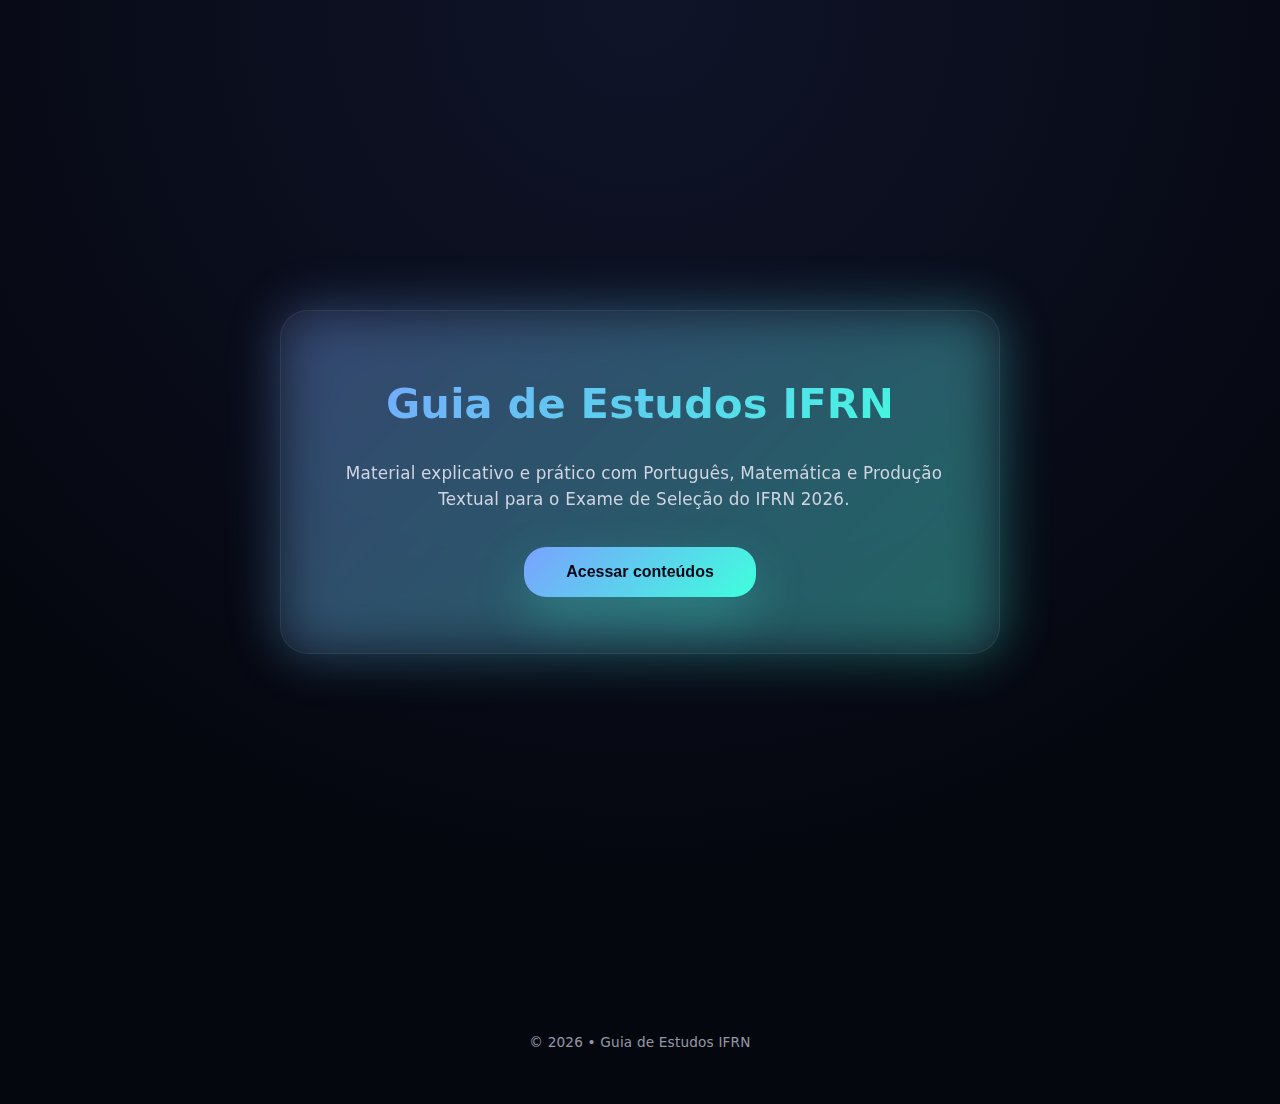
<file: index.html>
<!DOCTYPE html>
<html lang="pt-BR">
<head>
  <meta charset="UTF-8">
  <meta name="viewport" content="width=device-width, initial-scale=1.0">
  <title>Guia de Estudos IFRN</title>

  <!-- CSS externo -->
  <link rel="stylesheet" href="style.css">

  <!-- Estilo interno (visual principal) -->
  <style>
    :root {
      --color-text: #f5f7fb;
      --color-text-soft: #d0d5e2;
      --bg-card: rgba(20, 24, 40, 0.75);
      --bg-soft: rgba(28, 32, 52, 0.65);
      --primary: #7aa2ff;
      --secondary: #3fffdc;
      --gradient: linear-gradient(135deg, var(--primary), var(--secondary));
    }

    * {
      margin: 0;
      padding: 0;
      box-sizing: border-box;
    }

    body {
      font-family: "Inter", system-ui, Arial, sans-serif;
      background: radial-gradient(circle at top, #0f1429, #05070f 70%);
      color: var(--color-text);
      min-height: 100vh;
    }

    /* ===== HERO ===== */
    .home {
      min-height: 100vh;
      display: flex;
      align-items: center;
      justify-content: center;
      padding: 40px 20px;
    }

    .home-box {
      background: var(--bg-card);
      backdrop-filter: blur(18px);
      padding: 56px 44px;
      border-radius: 28px;
      max-width: 720px;
      text-align: center;
      border: 1px solid rgba(255,255,255,0.08);
      animation: fadeUp 1s ease forwards;
      position: relative;
    }

    .home-box::before {
      content: "";
      position: absolute;
      inset: -2px;
      border-radius: 30px;
      background: var(--gradient);
      opacity: 0.35;
      filter: blur(26px);
      z-index: -1;
      animation: glow 4s ease-in-out infinite;
    }

    h1 {
      font-size: clamp(2rem, 5vw, 2.6rem);
      margin-bottom: 18px;
      background: var(--gradient);
      -webkit-background-clip: text;
      -webkit-text-fill-color: transparent;
    }

    p {
      font-size: 1.05rem;
      color: var(--color-text-soft);
      margin-bottom: 34px;
      line-height: 1.6;
    }

    /* ===== BOTÃO ===== */
    button {
      padding: 16px 42px;
      border-radius: 22px;
      border: none;
      cursor: pointer;
      background: var(--gradient);
      font-weight: 600;
      font-size: 1rem;
      color: #020616;
      box-shadow: 0 20px 50px rgba(63,255,220,0.25);
      transition: transform 0.3s ease, box-shadow 0.3s ease;
    }

    button:hover {
      transform: translateY(-4px) scale(1.05);
      box-shadow: 0 30px 70px rgba(63,255,220,0.45);
    }

    /* ===== LINKS ===== */
    #links-container {
      margin-top: 30px;
      background: var(--bg-soft);
      padding: 26px;
      border-radius: 22px;
      display: none;
    }

    #links-container.show {
      display: block;
      animation: fadeUp 0.5s ease forwards;
    }

    #links-container a {
      display: inline-block;
      margin: 10px;
      padding: 14px 28px;
      border-radius: 18px;
      background: rgba(122,162,255,0.15);
      color: var(--color-text);
      text-decoration: none;
      transition: transform 0.25s ease, background 0.25s ease;
    }

    #links-container a:hover {
      transform: translateY(-3px);
      background: rgba(122,162,255,0.3);
    }

    /* ===== FOOTER ===== */
    footer {
      text-align: center;
      padding: 18px;
      font-size: 0.85rem;
      color: var(--color-text-soft);
      opacity: 0.7;
    }

    /* ===== ANIMAÇÕES ===== */
    @keyframes fadeUp {
      from { opacity: 0; transform: translateY(40px); }
      to { opacity: 1; transform: translateY(0); }
    }

    @keyframes glow {
      0%,100% { opacity: .25 }
      50% { opacity: .55 }
    }

    /* ===== RESPONSIVO ===== */
    @media (max-width: 480px) {
      .home-box {
        padding: 32px 20px;
      }
    }
  </style>
</head>

<body>

  <main>
    <section class="home">
      <div class="home-box">
        <h1>Guia de Estudos IFRN</h1>
        <p>
          Material explicativo e prático com Português, Matemática e Produção Textual
          para o Exame de Seleção do IFRN 2026.
        </p>

        <button id="show-links-btn">Acessar conteúdos</button>

        <div id="links-container">
          <a href="portugues.html">Língua Portuguesa</a>
          <a href="matematica.html">Matemática</a>
          <a href="redacao.html">Redação</a>
          <a href="exercicios.html">Exercícios</a>
          <a href="cursos.tecnico.html">Cursos Técnicos IFRN</a>
        </div>
      </div>
    </section>
  </main>

  <footer>
    © 2026 • Guia de Estudos IFRN
  </footer>

  <script>
    const btn = document.getElementById("show-links-btn");
    const container = document.getElementById("links-container");

    btn.addEventListener("click", () => {
      container.classList.toggle("show");
      btn.textContent = container.classList.contains("show")
        ? "Fechar"
        : "Acessar conteúdos";
    });
  </script>

</body>
</html>
</file>
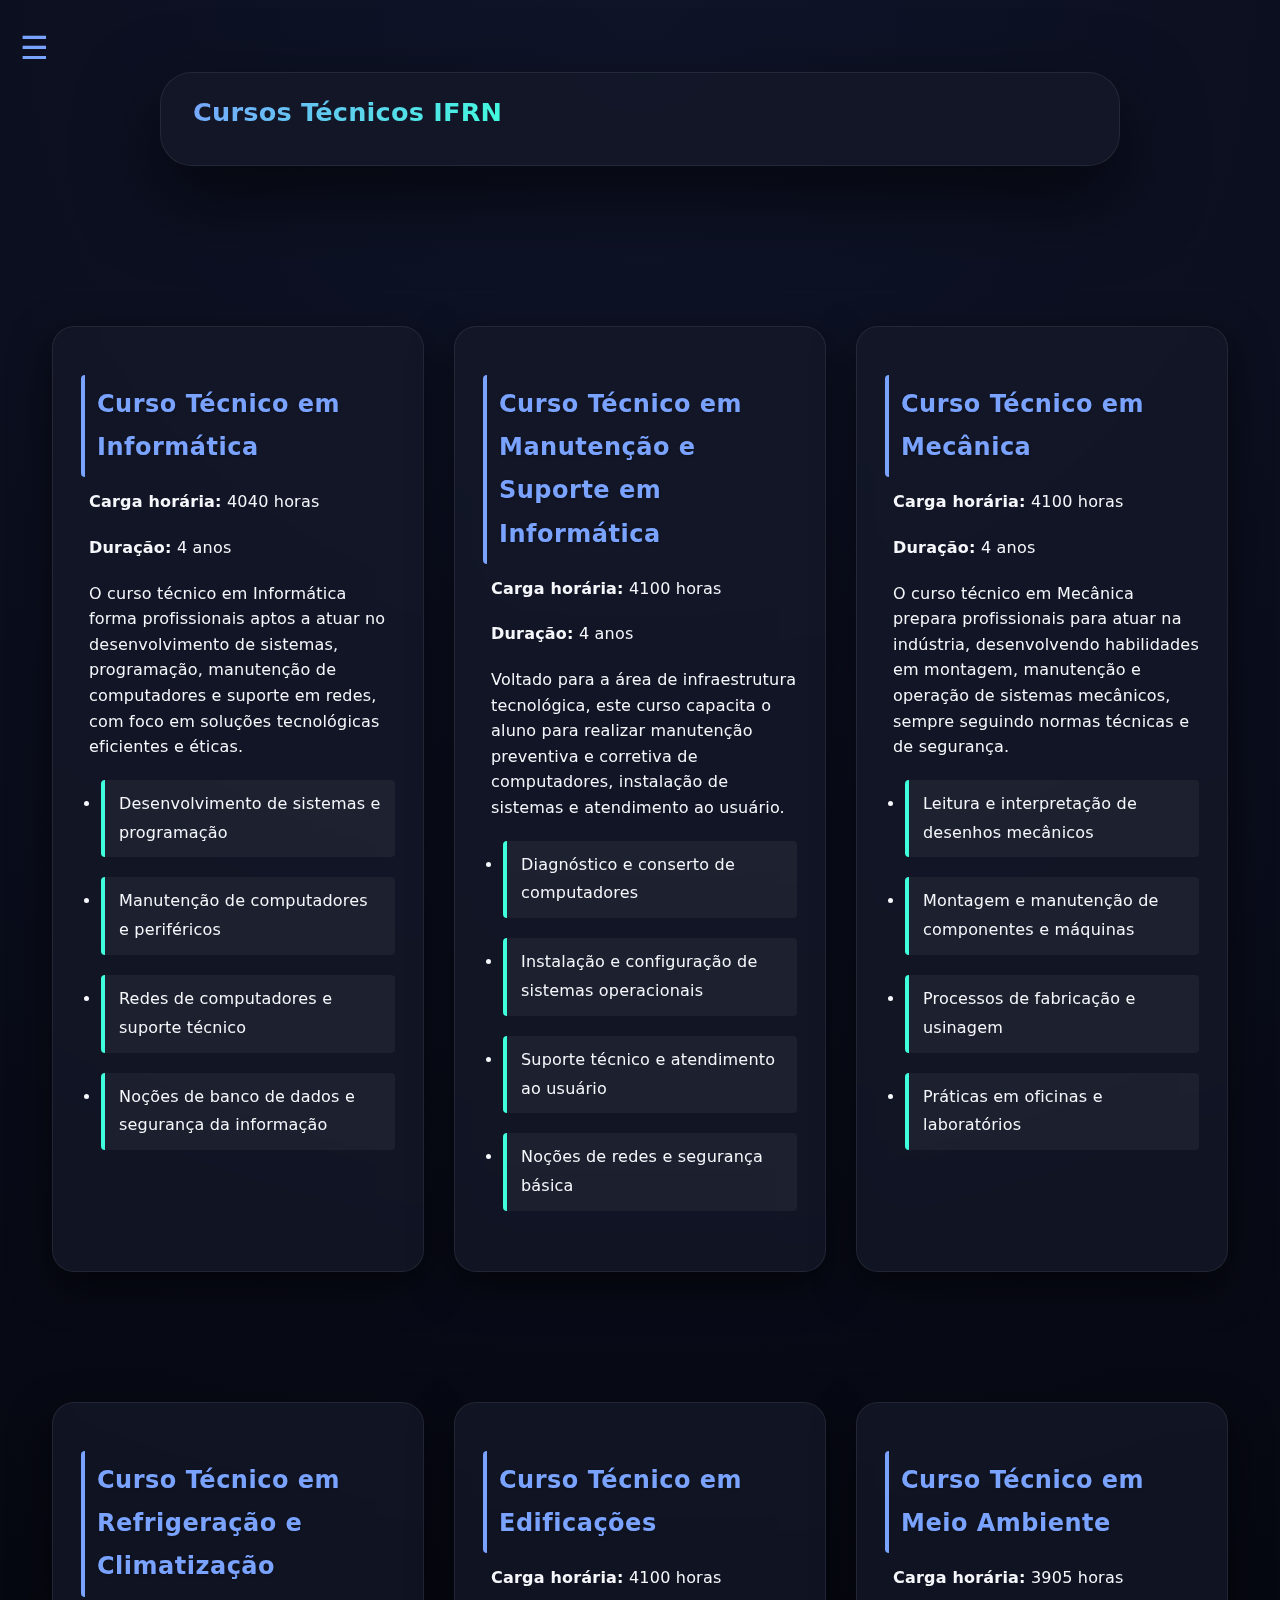
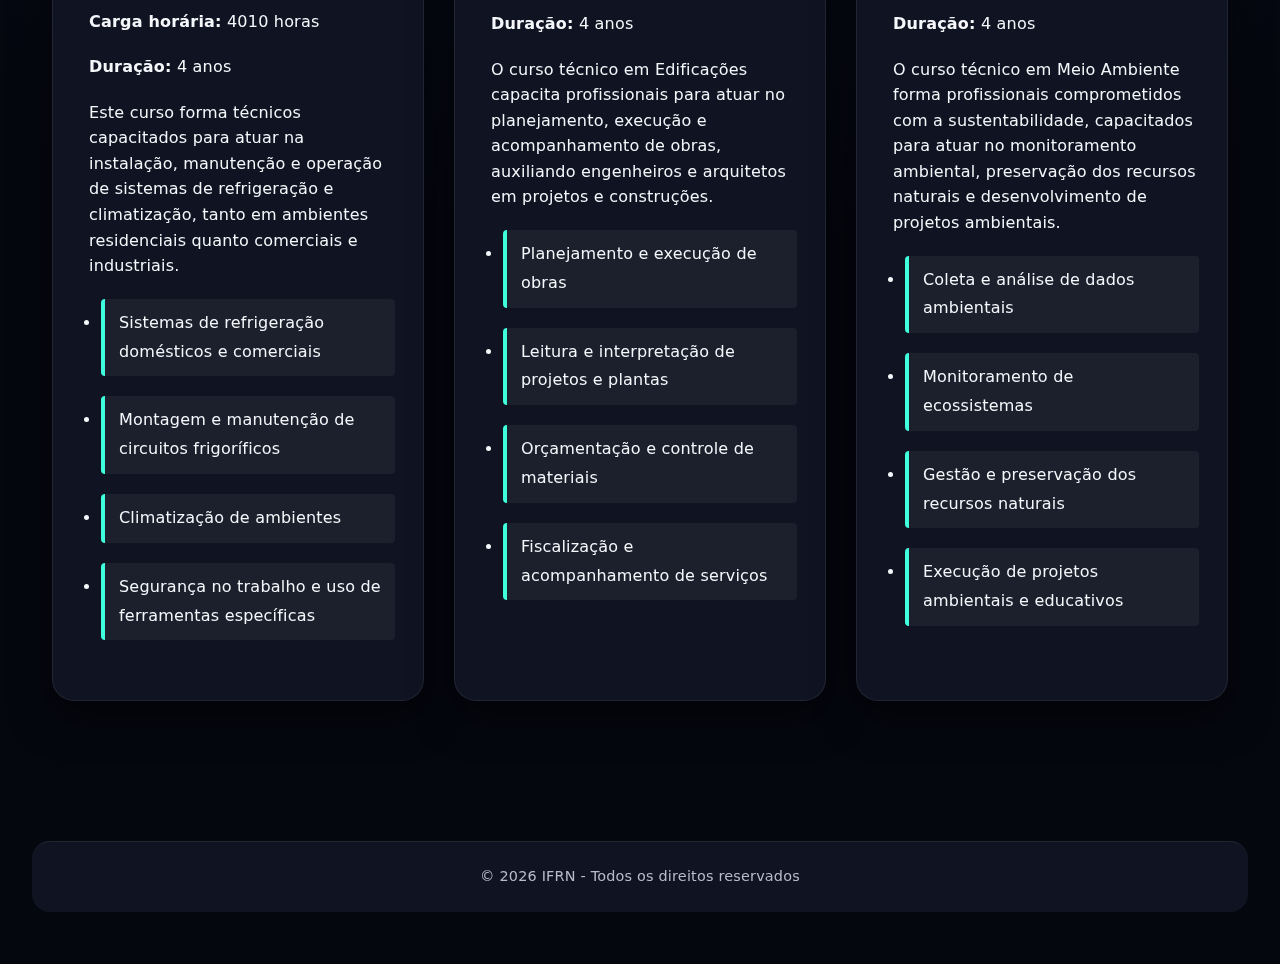
<file: cursos.tecnico.html>
<!DOCTYPE html>
<html lang="pt-BR">
<head>
<meta charset="UTF-8">
<meta name="viewport" content="width=device-width, initial-scale=1.0">
<title>Cursos Técnicos IFRN</title>
<link rel="stylesheet" href="style.css">
  <input type="checkbox" id="menu-toggle">
  <label for="menu-toggle" class="menu-btn">☰</label>

  <nav class="menu-lateral">
    <h2>Menu</h2>
    <a href="index.html">Início</a>
    <a href="portugues.html">Língua Portuguesa</a>
    <a href="matematica.html">Matemática</a>
    <a href="redacao.html">Redação</a>
      <a href="cursos.tecnico.html">Cursos Técnicos</a>
  </nav>
<style>
:root {
  /* ===== CORES ===== */
  --color-text: #f5f7fb;
  --color-text-muted: #b6bccb;
  --color-text-soft: #d0d5e2;

  --color-bg-main: radial-gradient(circle at top, #0f1429, #05070f 70%);
  --color-bg-card: rgba(20, 24, 40, 0.75);
  --color-bg-soft: rgba(28, 32, 52, 0.65);

  --color-primary: #7aa2ff;
  --color-secondary: #3fffdc;
  --gradient-primary: linear-gradient(135deg, var(--color-primary), var(--color-secondary));
}

* {
  box-sizing: border-box;
  margin: 0;
  padding: 0;
}

body {
  font-family: "Inter", system-ui, Arial, sans-serif;
  line-height: 1.8;
  color: var(--color-text);
  background: var(--color-bg-main);
  scroll-behavior: smooth;
}

/* ===== LINKS ===== */
a {
  text-decoration: none;
  color: inherit;
  transition: color 0.3s ease;
}

a:hover, a:focus {
  color: var(--color-primary);
  outline: none;
}

/* ===== HEADER ===== */
header {
  background: var(--color-bg-card);
  backdrop-filter: blur(14px);
  padding: 16px 32px;
  display: flex;
  justify-content: space-between;
  align-items: center;
  border-bottom: 1px solid rgba(255,255,255,0.08);
  
  top: 0;
  z-index: 1000;
}

header h1 {
  font-size: 1.6rem;
  font-weight: 600;
  background: var(--gradient-primary);
  -webkit-background-clip: text;
  -webkit-text-fill-color: transparent;
}

nav a {
  margin-left: 26px;
  font-size: 0.95rem;
  color: #a9b0c2;
}

nav a:hover, nav a:focus, nav a.active {
  color: var(--color-primary);
  font-weight: 600;
}

/* ===== MAIN ===== */
main {
  padding: 40px 20px;
  display: grid;
  grid-template-columns: repeat(auto-fit, minmax(300px, 1fr));
  gap: 30px;
}

/* ===== CARDS DOS CURSOS ===== */
.curso {
  background: var(--color-bg-card);
  backdrop-filter: blur(18px);
  border-radius: 22px;
  padding: 24px 28px;
  box-shadow: 0 15px 40px rgba(0,0,0,0.55);
  border: 1px solid rgba(255,255,255,0.08);
  transition: transform 0.3s ease, box-shadow 0.3s ease;
}

.curso:hover {
  transform: translateY(-6px) scale(1.02);
  box-shadow: 0 25px 60px rgba(63,255,220,0.35);
}

.curso h3 {
  color: var(--color-secondary);
  margin-bottom: 12px;
}

.curso ul {
  margin-top: 12px;
  list-style-type: disc;
  padding-left: 20px;
}

.curso ul li {
  margin-bottom: 6px;
}

/* ===== FOOTER ===== */
footer {
  background: var(--color-bg-card);
  backdrop-filter: blur(12px);
  padding: 22px 16px;
  text-align: center;
  border-top: 1px solid rgba(255,255,255,0.08);
  border-radius: 18px;
  margin: 50px auto 20px;
  color: var(--color-text-muted);
  font-size: 0.9rem;
}

/* ===== RESPONSIVIDADE ===== */
@media (max-width: 768px) {
  header {
    flex-direction: column;
    align-items: flex-start;
  }

  nav a {
    margin-left: 0;
    margin-right: 18px;
    margin-top: 8px;
  }

  main {
    padding: 30px 12px;
  }
}

@media (max-width: 480px) {
  nav a {
    margin-right: 12px;
    font-size: 0.85rem;
  }
}
</style>
</head>
<body>

<!-- HEADER COM MENU GLOBAL -->
<header>
  <h1>Cursos Técnicos IFRN</h1>
</header>

<!-- MAIN COM CARDS DOS CURSOS -->
<!-- MAIN COM CARDS DOS CURSOS -->
<main>

  <section id="informatica" class="curso">
    <h3>Curso Técnico em Informática</h3>
    <p><strong>Carga horária:</strong> 4040 horas</p>
    <p><strong>Duração:</strong> 4 anos</p>
    <p>
      O curso técnico em Informática forma profissionais aptos a atuar no desenvolvimento de sistemas,
      programação, manutenção de computadores e suporte em redes, com foco em soluções tecnológicas
      eficientes e éticas.
    </p>
    <ul>
      <li>Desenvolvimento de sistemas e programação</li>
      <li>Manutenção de computadores e periféricos</li>
      <li>Redes de computadores e suporte técnico</li>
      <li>Noções de banco de dados e segurança da informação</li>
    </ul>
  </section>

  <section id="msi" class="curso">
    <h3>Curso Técnico em Manutenção e Suporte em Informática</h3>
    <p><strong>Carga horária:</strong> 4100 horas</p>
    <p><strong>Duração:</strong> 4 anos</p>
    <p>
      Voltado para a área de infraestrutura tecnológica, este curso capacita o aluno para realizar
      manutenção preventiva e corretiva de computadores, instalação de sistemas e atendimento ao usuário.
    </p>
    <ul>
      <li>Diagnóstico e conserto de computadores</li>
      <li>Instalação e configuração de sistemas operacionais</li>
      <li>Suporte técnico e atendimento ao usuário</li>
      <li>Noções de redes e segurança básica</li>
    </ul>
  </section>

  <section id="mecanica" class="curso">
    <h3>Curso Técnico em Mecânica</h3>
    <p><strong>Carga horária:</strong> 4100 horas</p>
    <p><strong>Duração:</strong> 4 anos</p>
    <p>
      O curso técnico em Mecânica prepara profissionais para atuar na indústria, desenvolvendo
      habilidades em montagem, manutenção e operação de sistemas mecânicos, sempre seguindo normas
      técnicas e de segurança.
    </p>
    <ul>
      <li>Leitura e interpretação de desenhos mecânicos</li>
      <li>Montagem e manutenção de componentes e máquinas</li>
      <li>Processos de fabricação e usinagem</li>
      <li>Práticas em oficinas e laboratórios</li>
    </ul>
  </section>

  <section id="refrigeracao" class="curso">
    <h3>Curso Técnico em Refrigeração e Climatização</h3>
    <p><strong>Carga horária:</strong> 4010 horas</p>
    <p><strong>Duração:</strong> 4 anos</p>
    <p>
      Este curso forma técnicos capacitados para atuar na instalação, manutenção e operação de sistemas
      de refrigeração e climatização, tanto em ambientes residenciais quanto comerciais e industriais.
    </p>
    <ul>
      <li>Sistemas de refrigeração domésticos e comerciais</li>
      <li>Montagem e manutenção de circuitos frigoríficos</li>
      <li>Climatização de ambientes</li>
      <li>Segurança no trabalho e uso de ferramentas específicas</li>
    </ul>
  </section>

  <section id="edificacoes" class="curso">
    <h3>Curso Técnico em Edificações</h3>
    <p><strong>Carga horária:</strong> 4100 horas</p>
    <p><strong>Duração:</strong> 4 anos</p>
    <p>
      O curso técnico em Edificações capacita profissionais para atuar no planejamento, execução e
      acompanhamento de obras, auxiliando engenheiros e arquitetos em projetos e construções.
    </p>
    <ul>
      <li>Planejamento e execução de obras</li>
      <li>Leitura e interpretação de projetos e plantas</li>
      <li>Orçamentação e controle de materiais</li>
      <li>Fiscalização e acompanhamento de serviços</li>
    </ul>
  </section>

  <section id="meio-ambiente" class="curso">
    <h3>Curso Técnico em Meio Ambiente</h3>
    <p><strong>Carga horária:</strong> 3905 horas</p>
    <p><strong>Duração:</strong> 4 anos</p>
    <p>
      O curso técnico em Meio Ambiente forma profissionais comprometidos com a sustentabilidade,
      capacitados para atuar no monitoramento ambiental, preservação dos recursos naturais e
      desenvolvimento de projetos ambientais.
    </p>
    <ul>
      <li>Coleta e análise de dados ambientais</li>
      <li>Monitoramento de ecossistemas</li>
      <li>Gestão e preservação dos recursos naturais</li>
      <li>Execução de projetos ambientais e educativos</li>
    </ul>
  </section>

</main>

<!-- FOOTER -->
<footer>
  © 2026 IFRN - Todos os direitos reservados
</footer>

<!-- JS PARA LINK ATIVO -->
<script>
const sections = document.querySelectorAll("main section");
const navLinks = document.querySelectorAll("header nav a");

window.addEventListener("scroll", () => {
  let current = "";
  sections.forEach(section => {
    const sectionTop = section.offsetTop - 80;
    if (pageYOffset >= sectionTop) current = section.getAttribute("id");
  });

  navLinks.forEach(link => {
    link.classList.remove("active");
    if (link.getAttribute("href") === "#" + current) link.classList.add("active");
  });
});
</script>

</body>
</html>
</file>
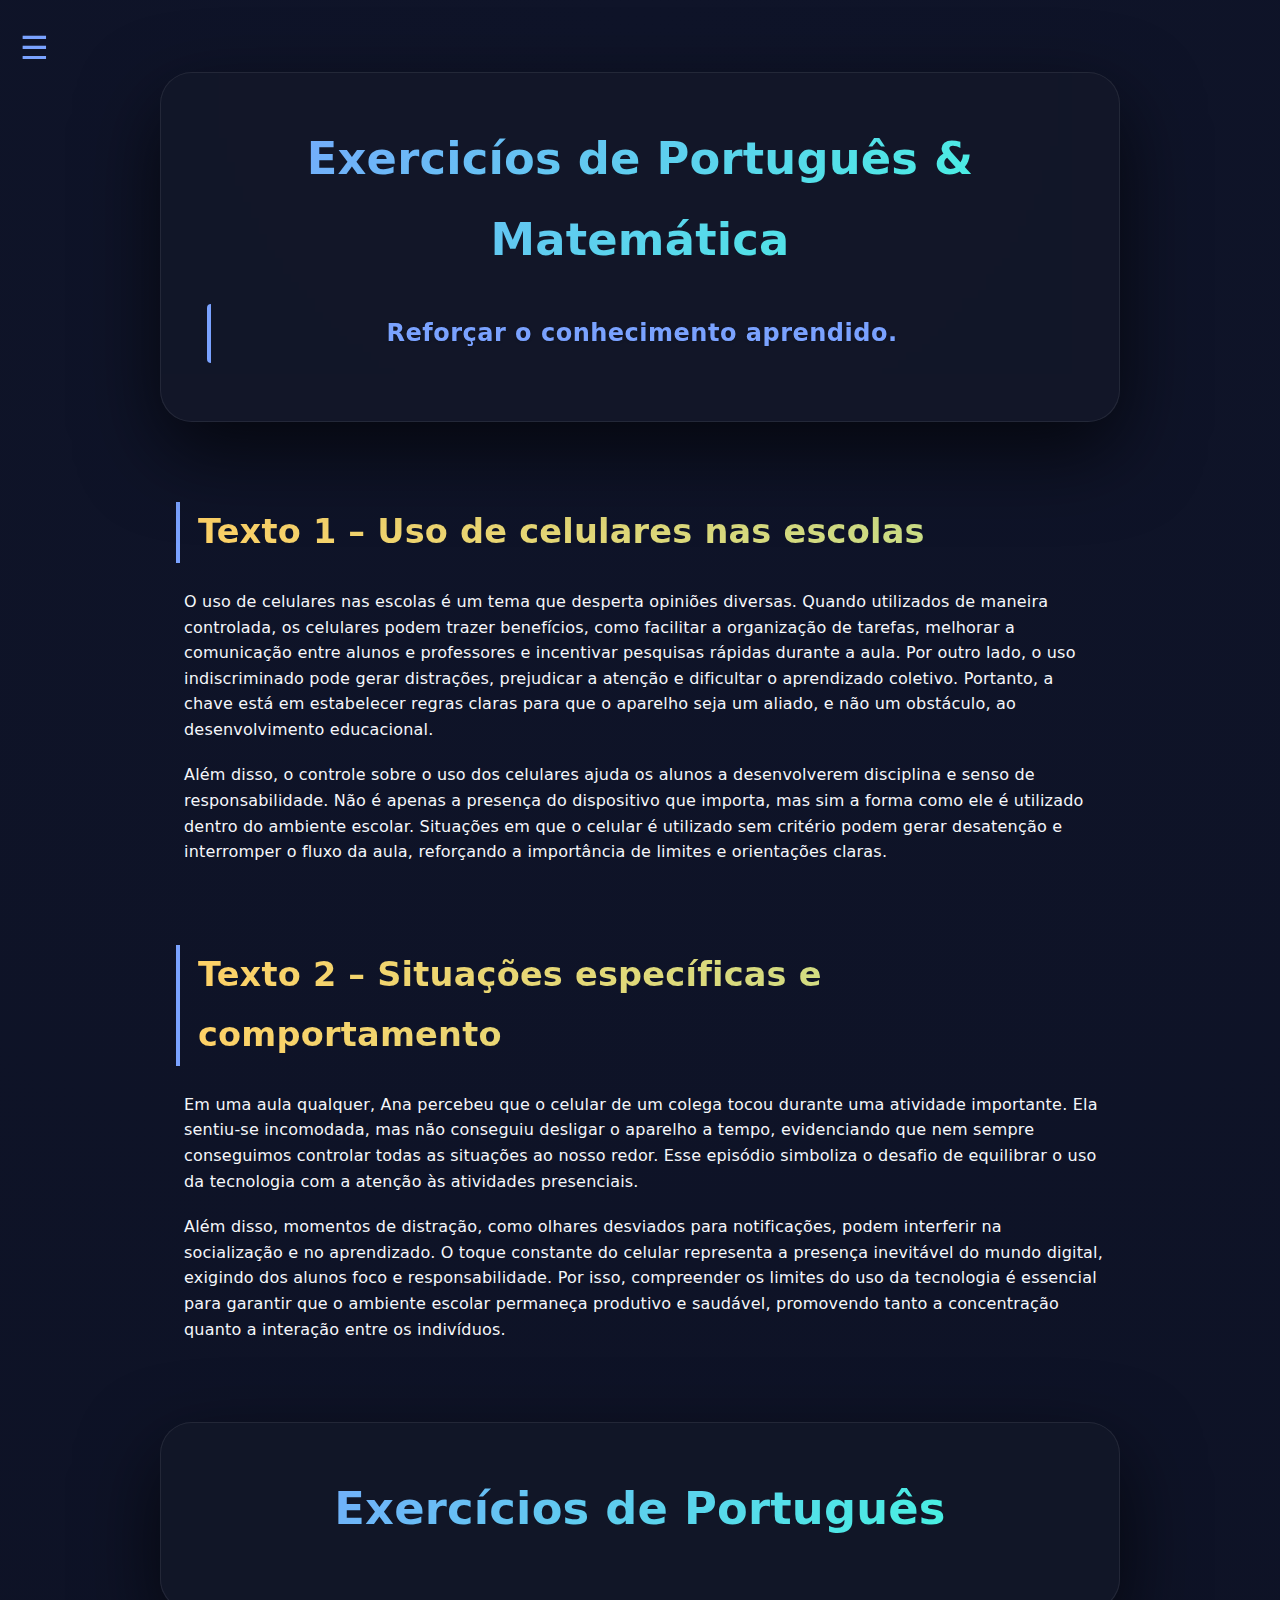
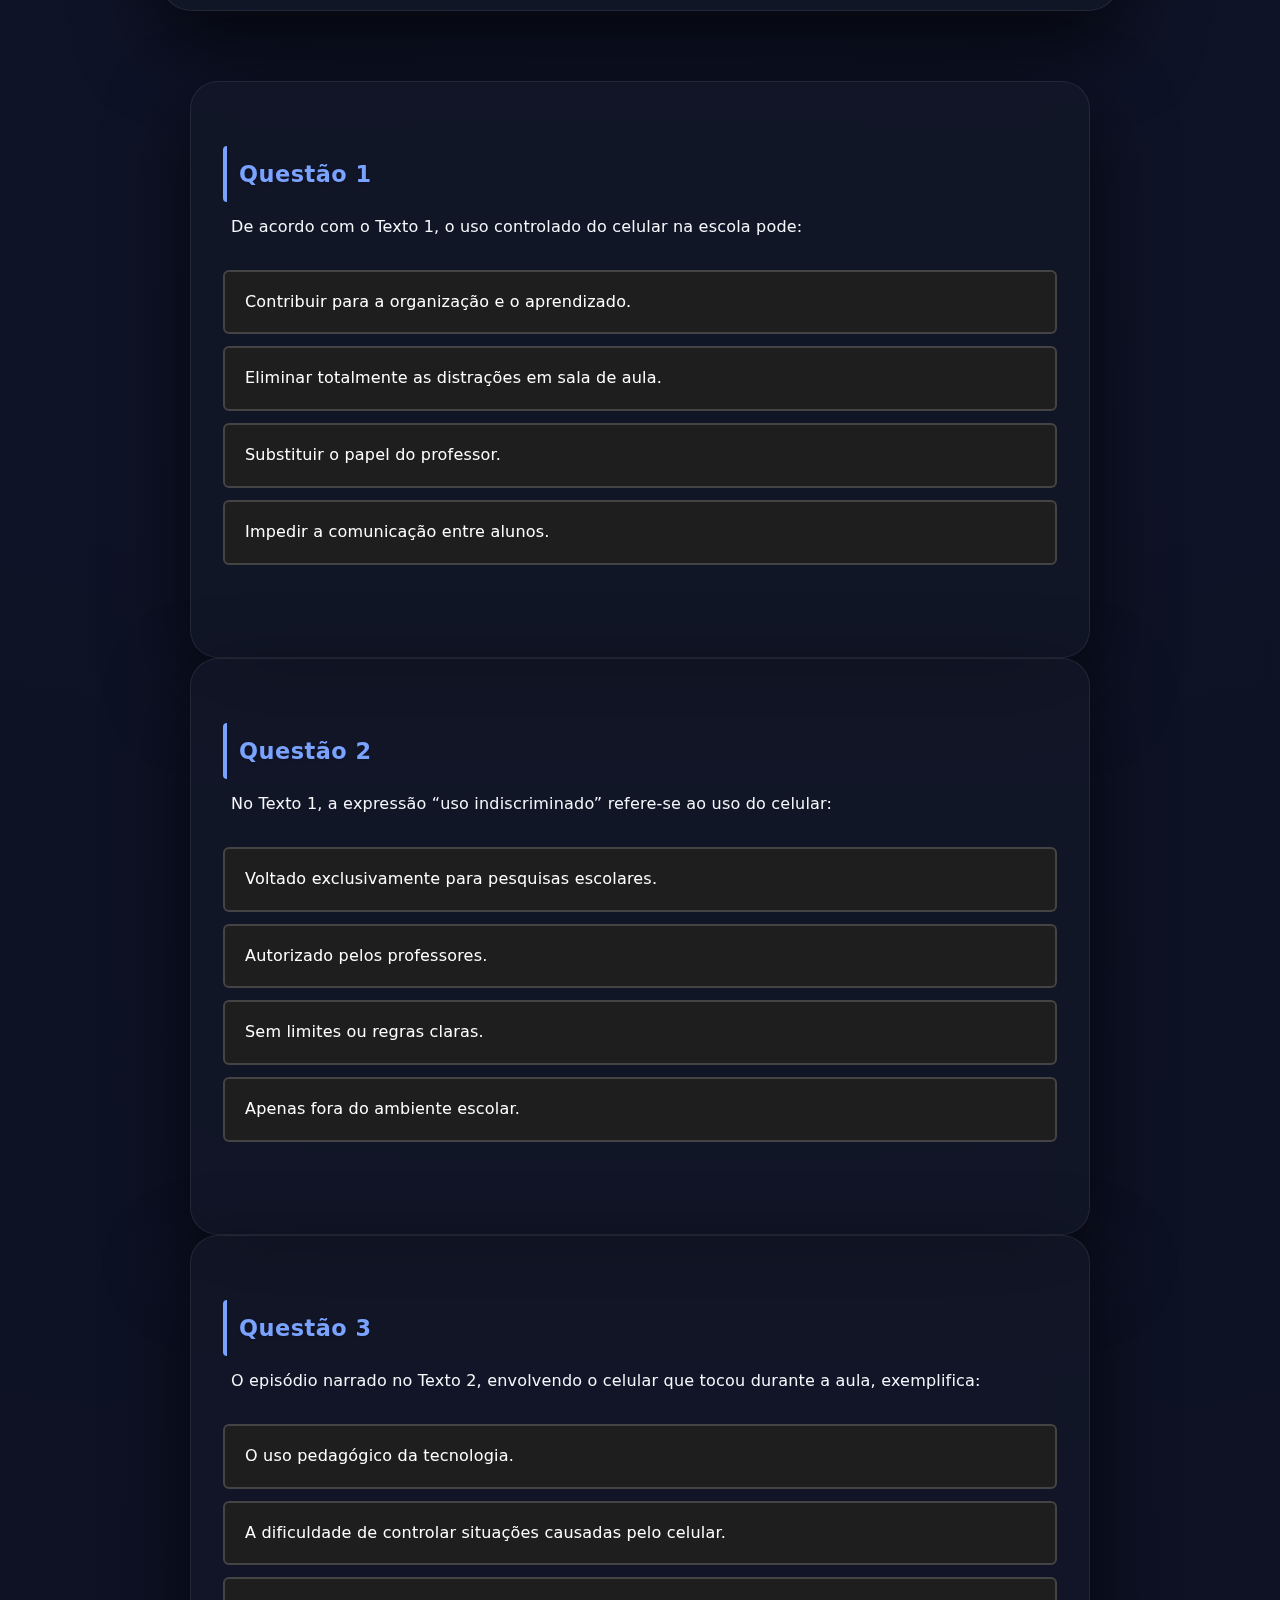
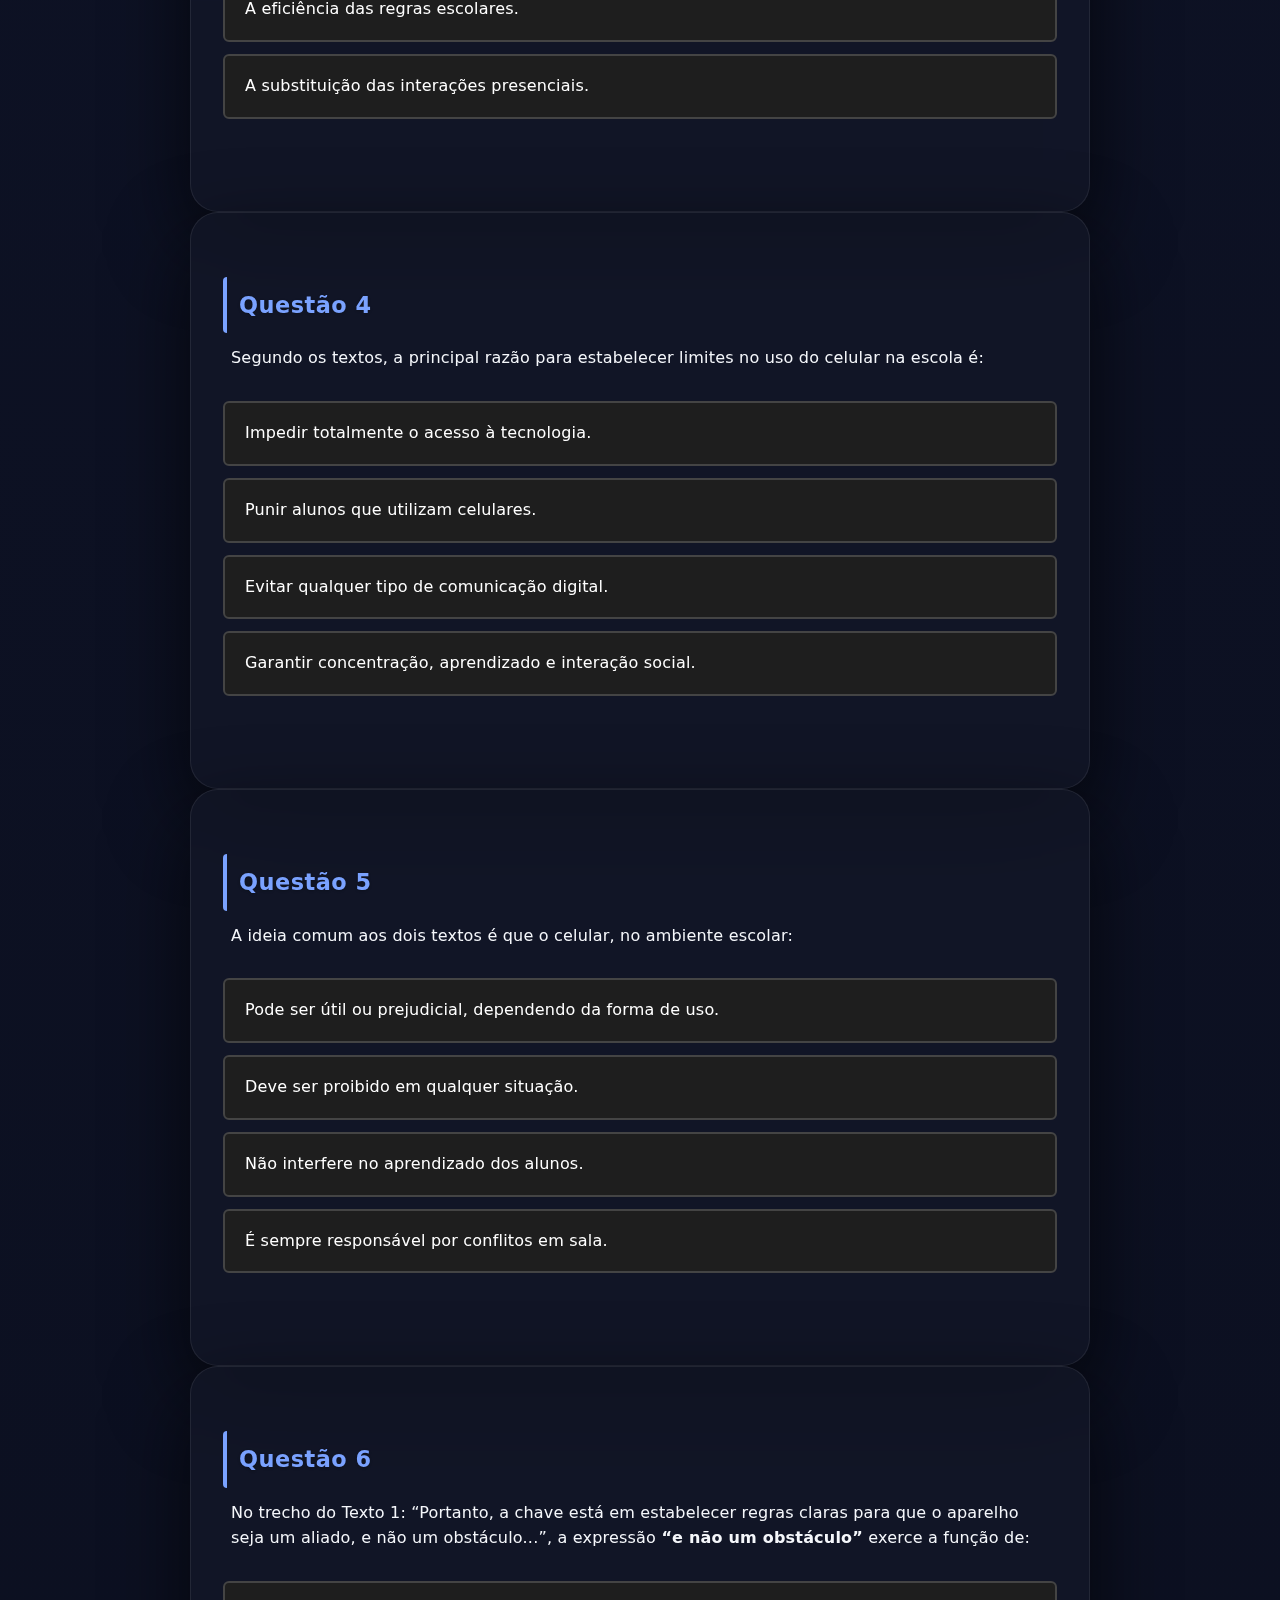
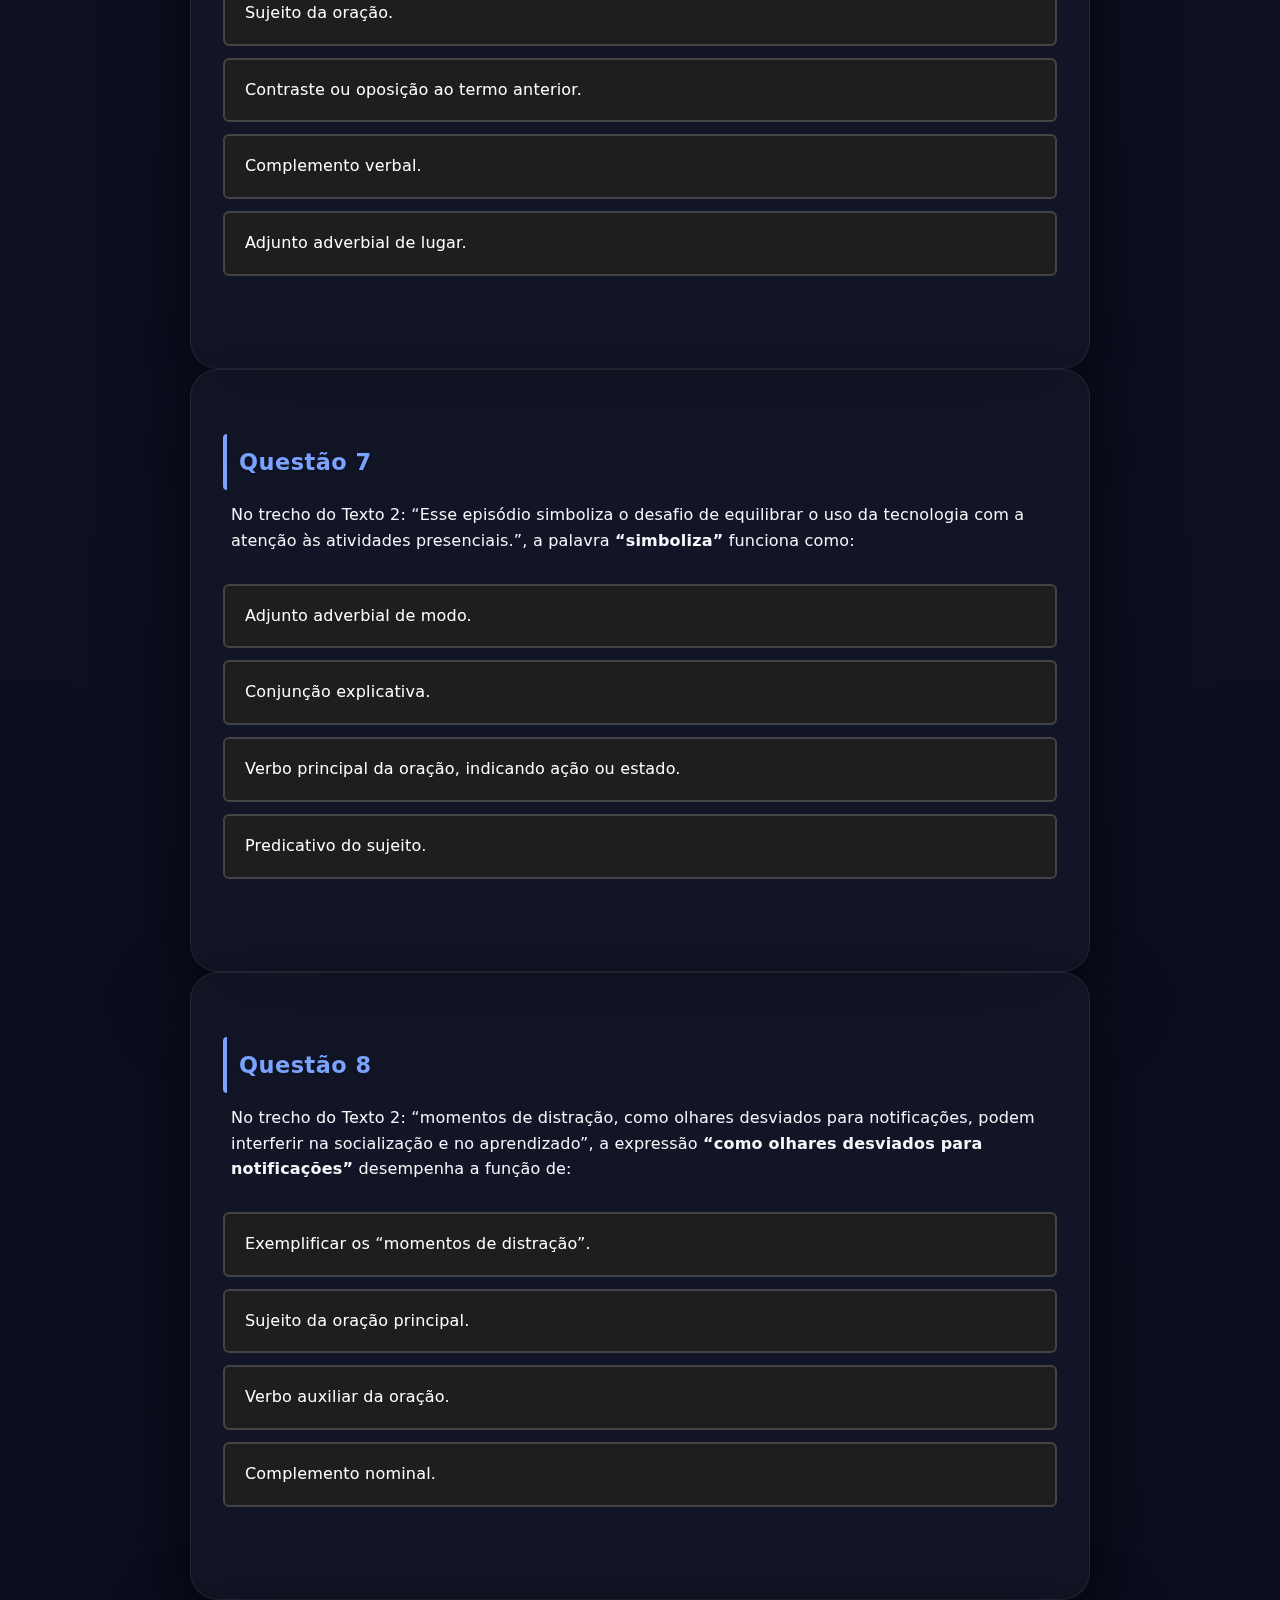
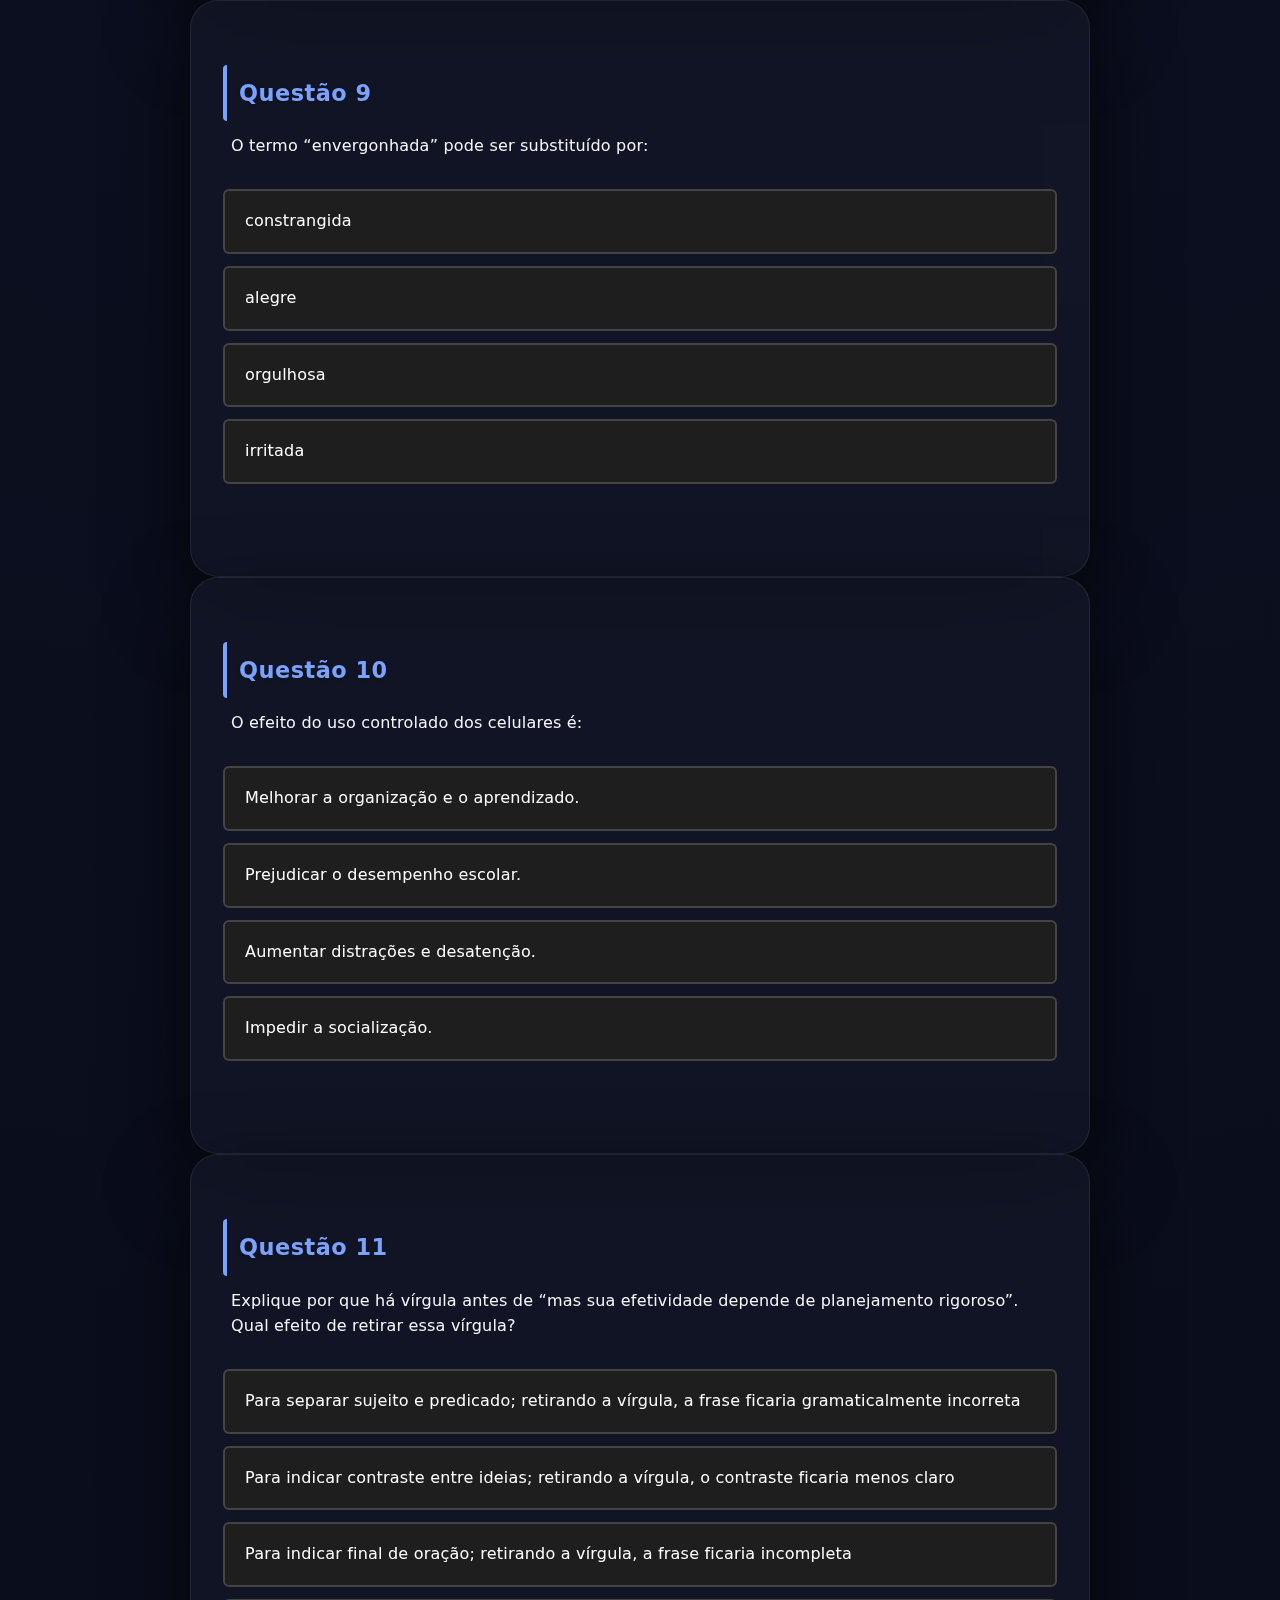
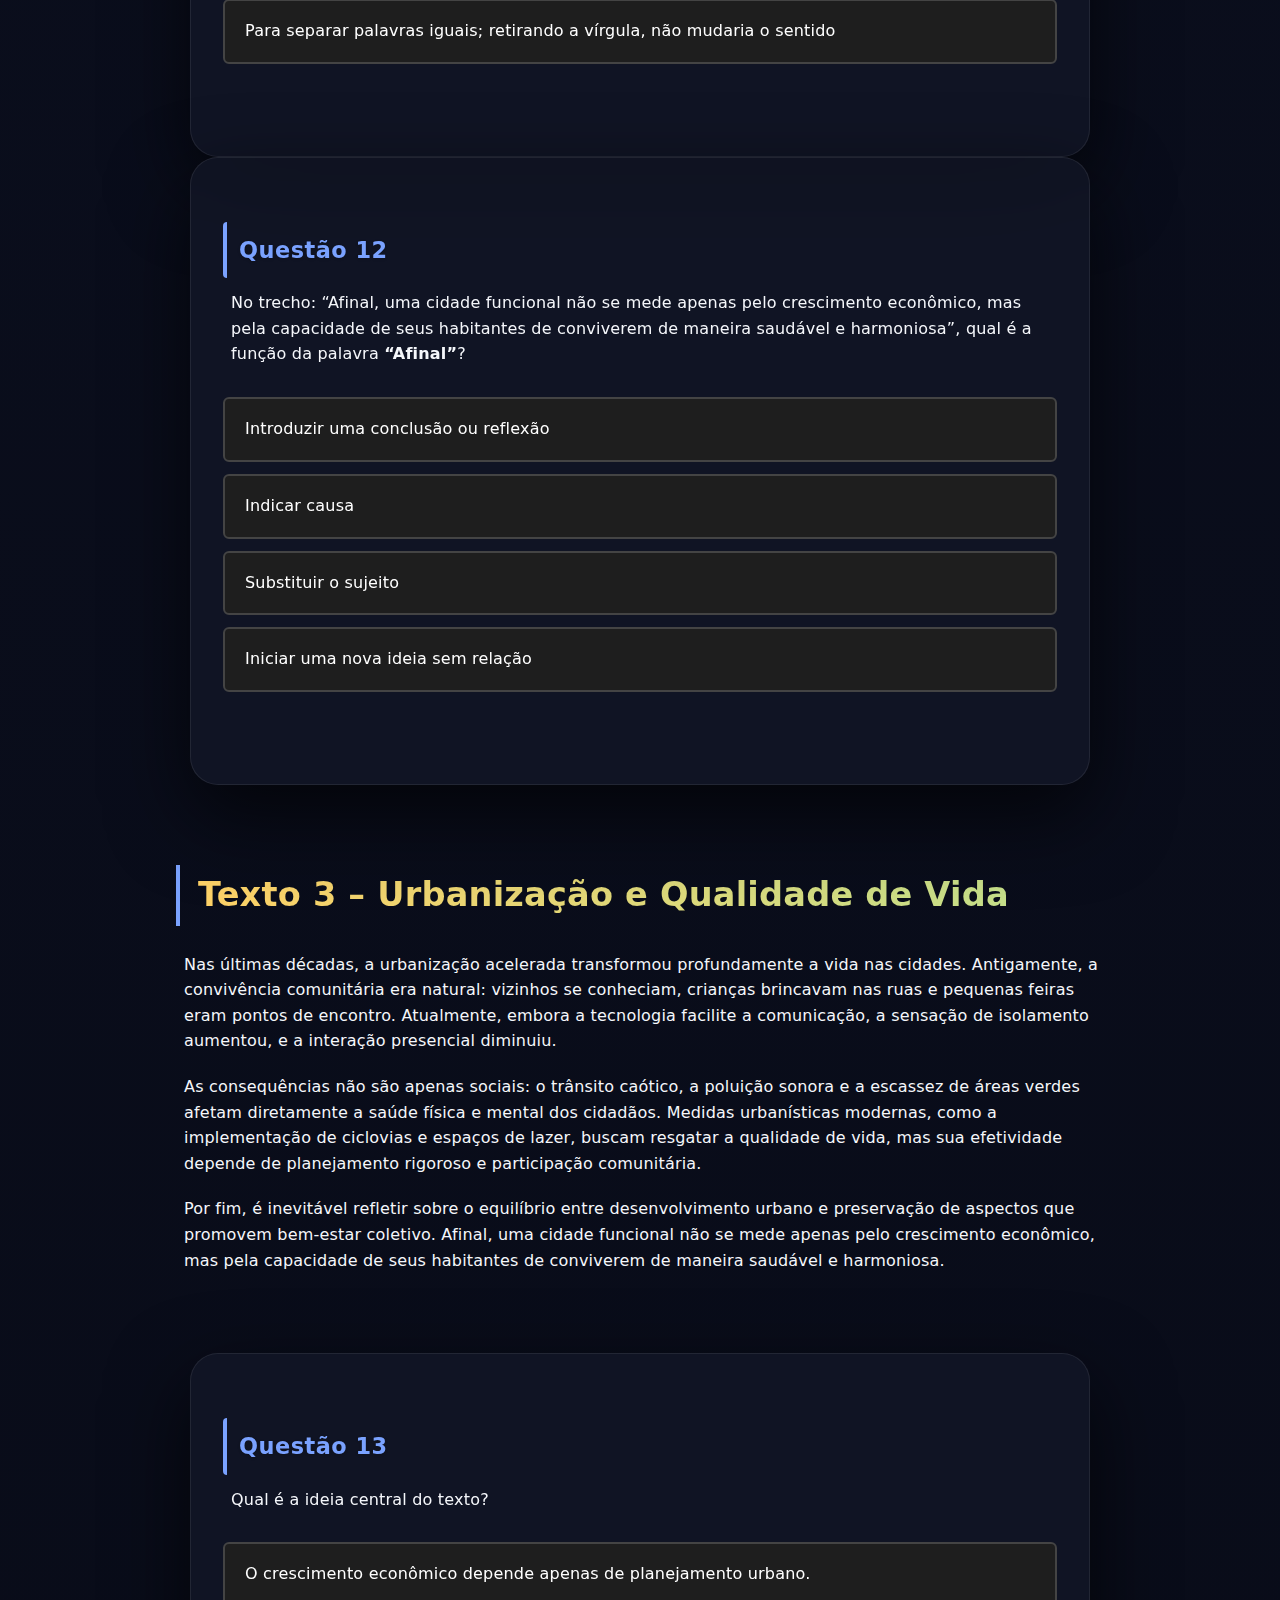
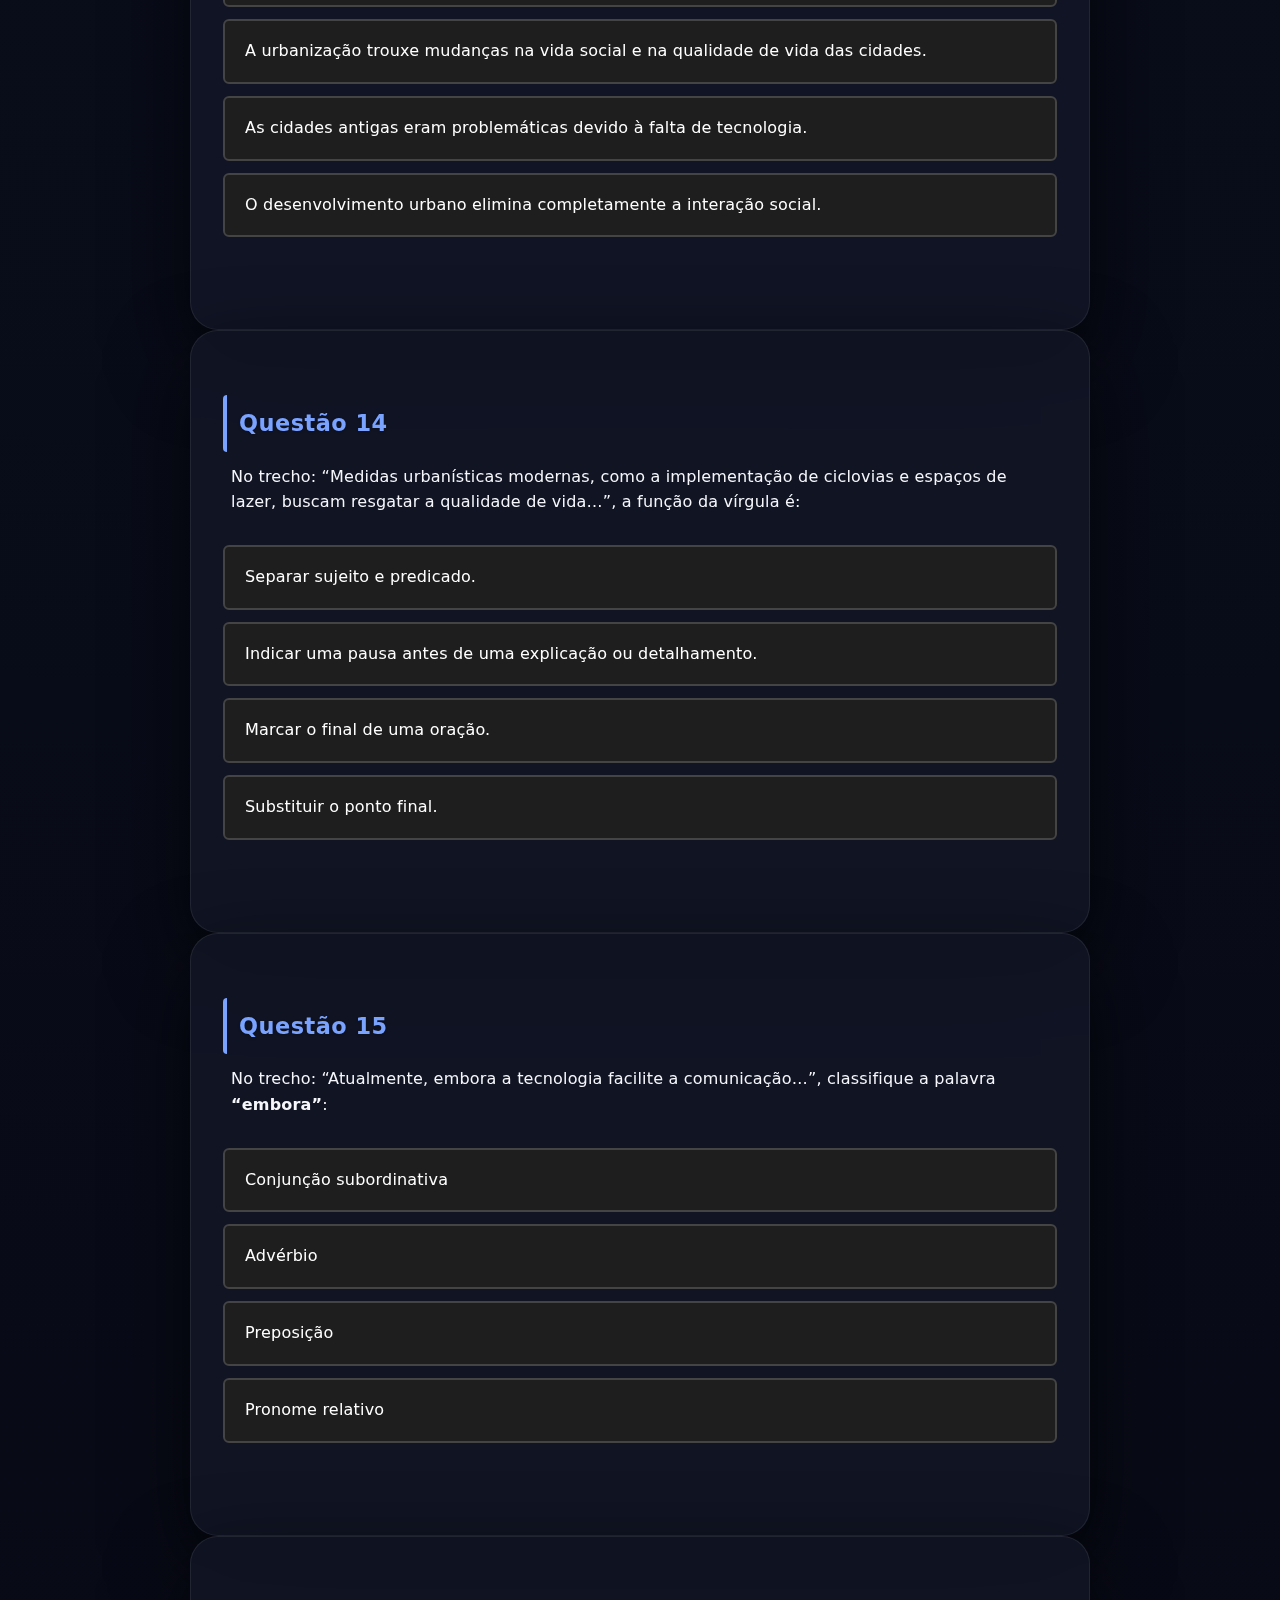
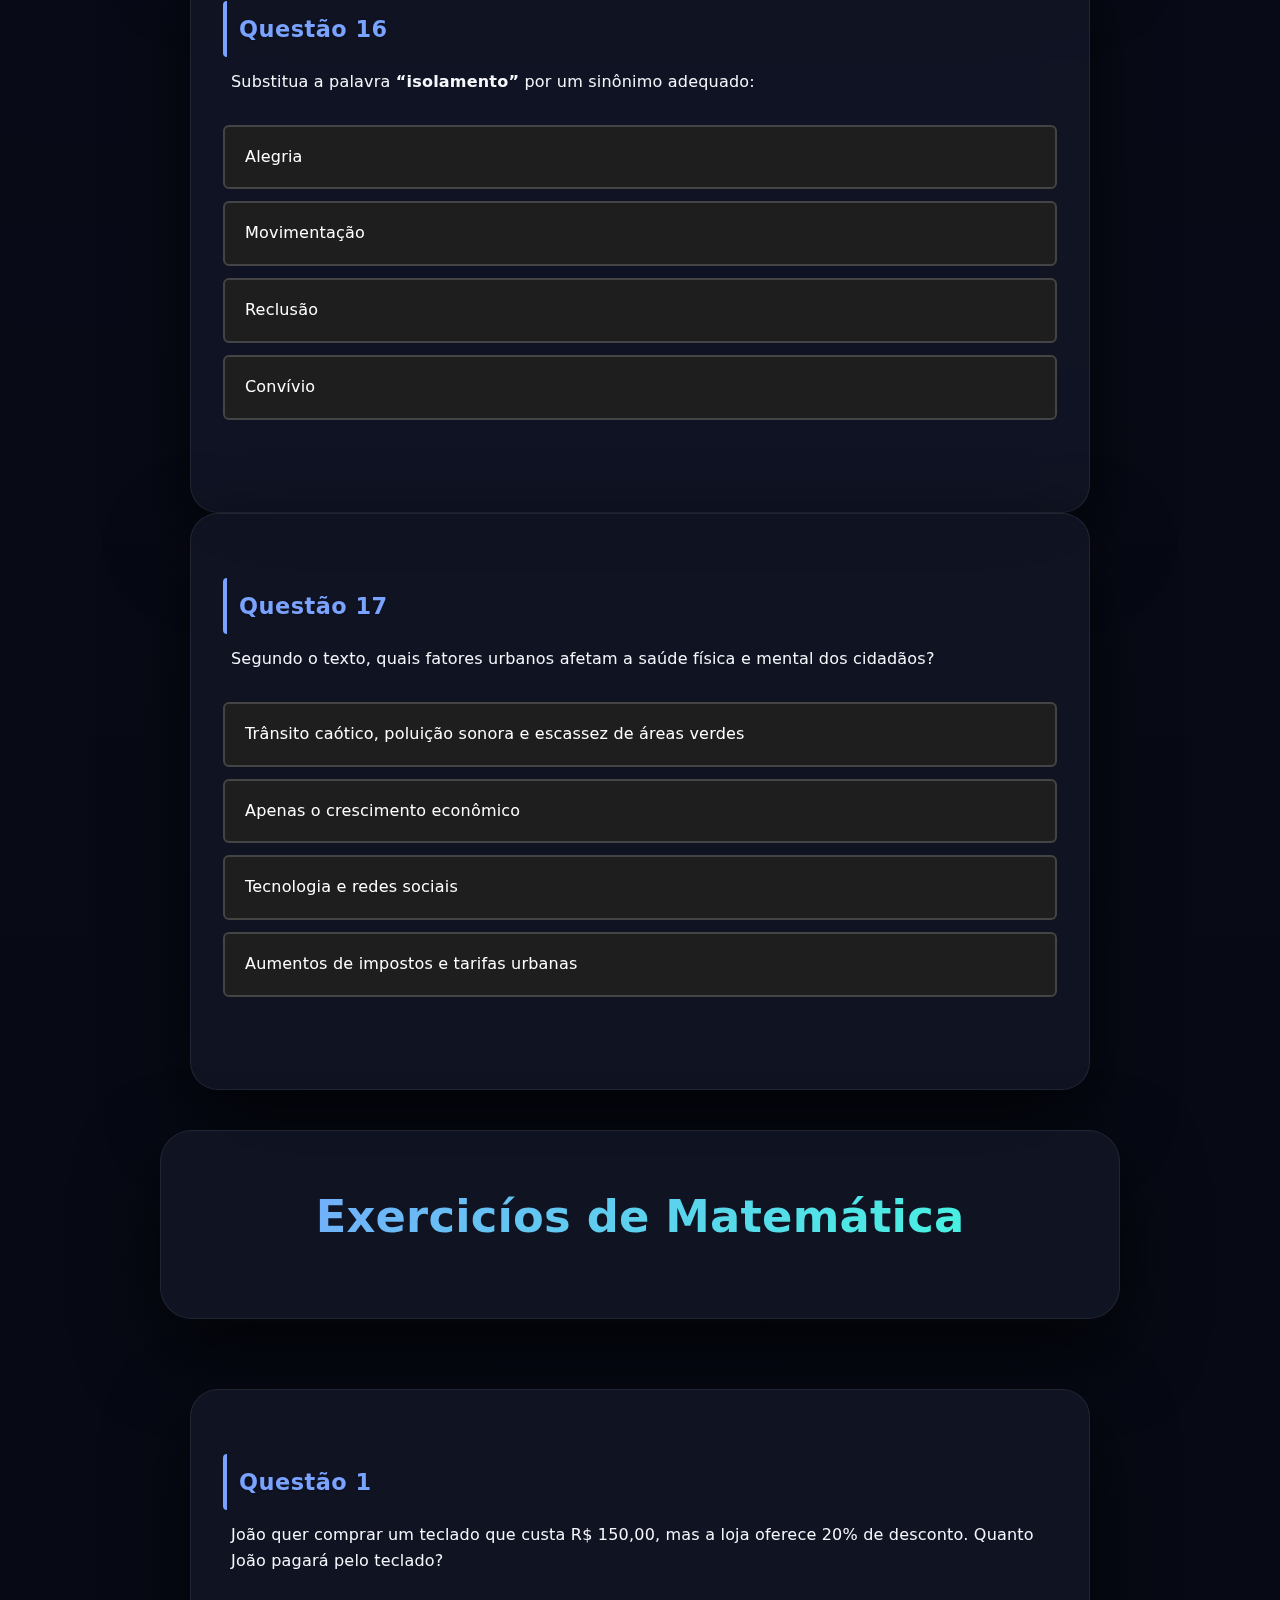
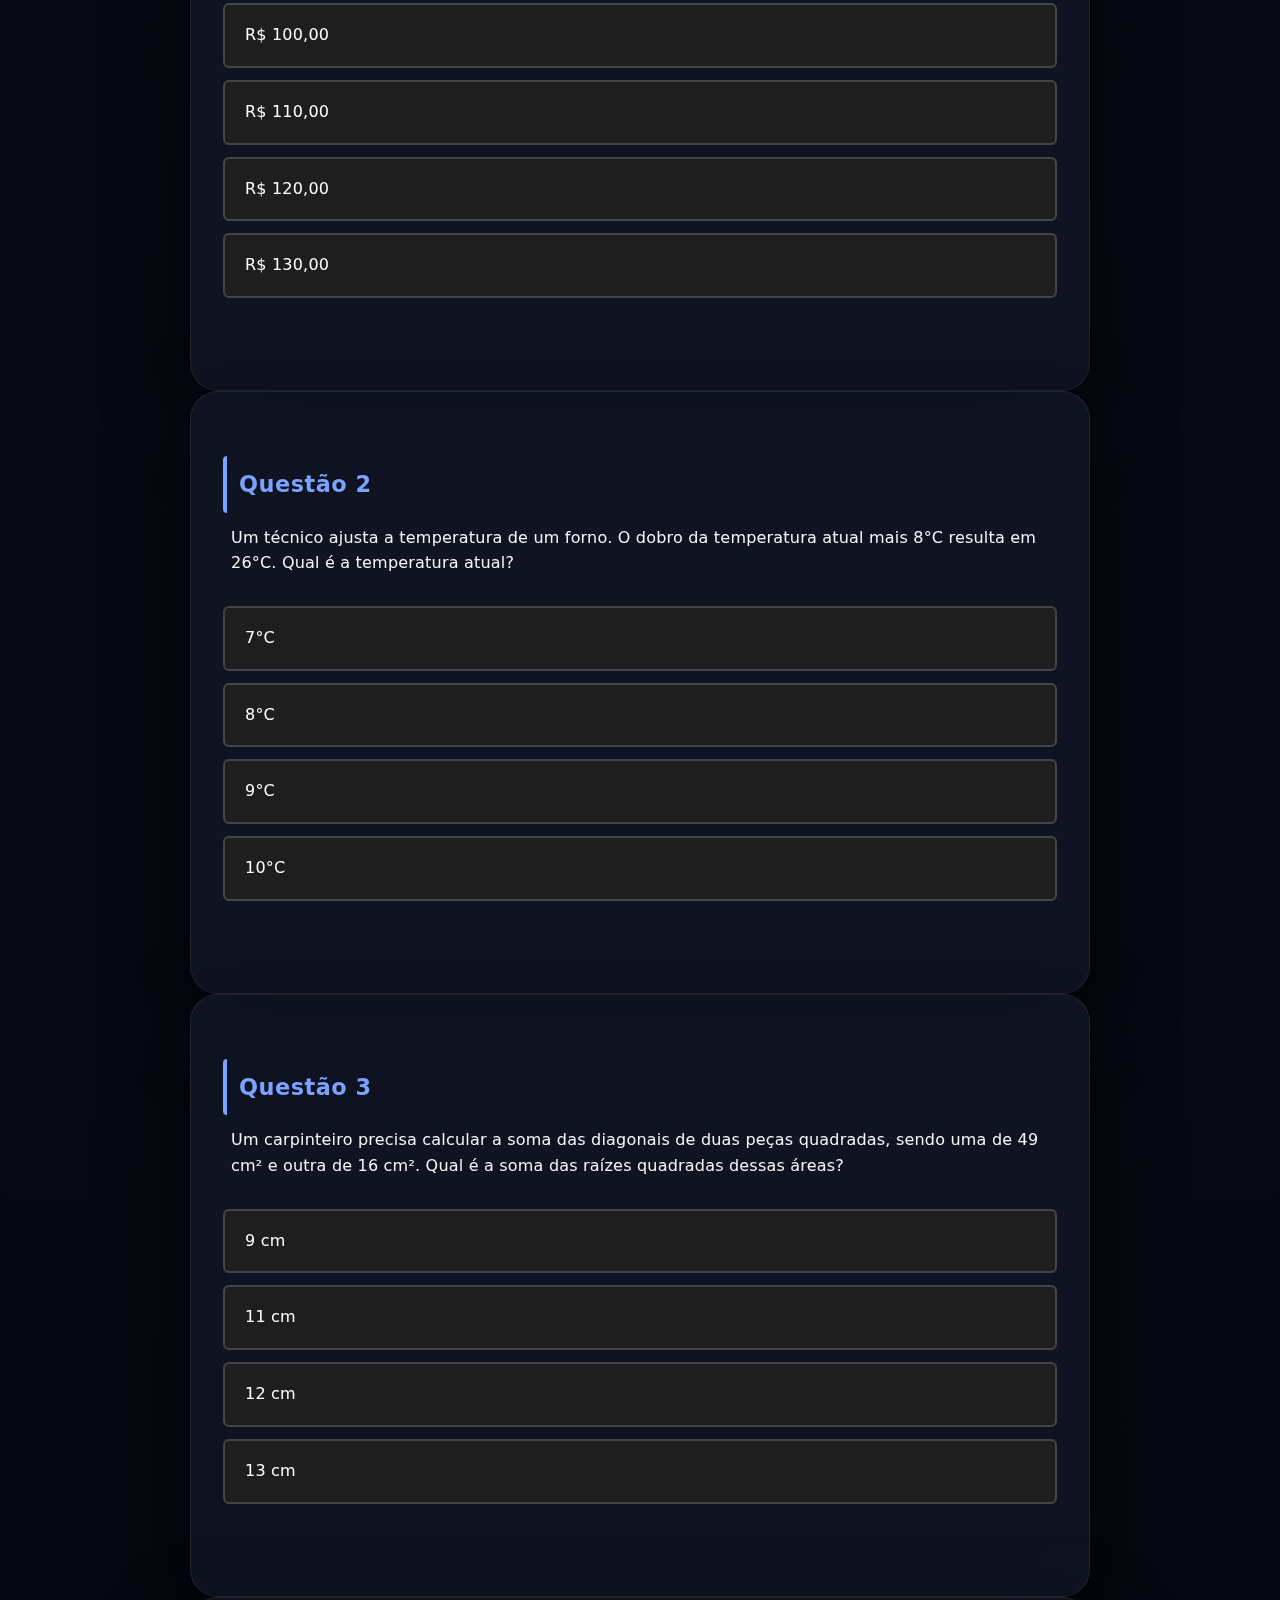
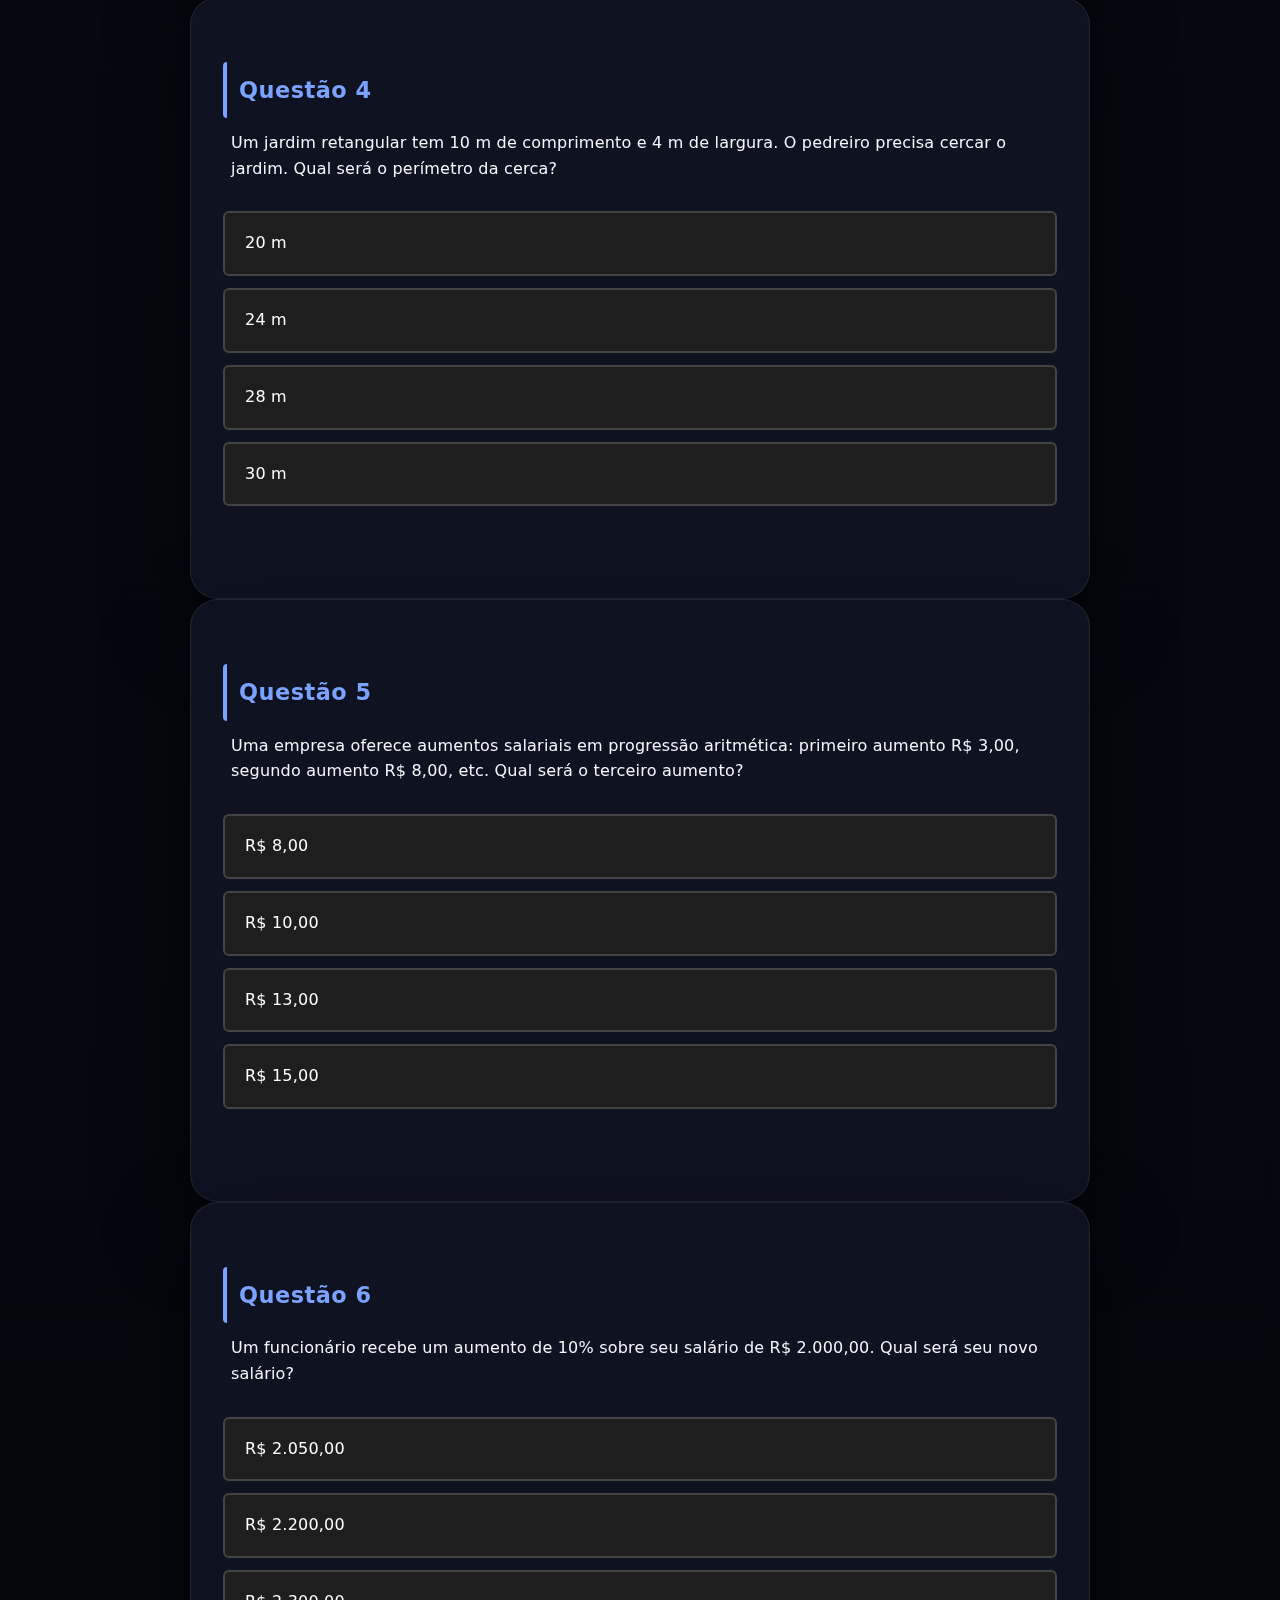
<file: exercicios.html>
<!DOCTYPE html>
<html lang="pt-BR">
<head>
  <meta charset="UTF-8">
  <meta name="viewport" content="width=device-width, initial-scale=1.0">
  <title>Exercícios de Português & Matemática</title>
  <link rel="stylesheet" href="style.css">
  <script src="quiz.js"></script>
</head>
<body>
  <!-- MENU HAMBÚRGUER -->
  <input type="checkbox" id="menu-toggle">
  <label for="menu-toggle" class="menu-btn">☰</label>

  <nav class="menu-lateral">
    <h2>Menu</h2>
    <a href="index.html">Início</a>
    <a href="portugues.html">Língua Portuguesa</a>
    <a href="matematica.html">Matemática</a>
    <a href="redacao.html">Redação</a>
      <a href="cursos.tecnico.html">Cursos Técnicos</a>
  </nav>
  <main>
  <header>
    <h1>Exercicíos de Português & Matemática
      <h3> Reforçar o conhecimento aprendido.</h3>
    </h1>
  </header>

  <!-- Textos de referência -->
  <section class="section-box">
    <h2>Texto 1 – Uso de celulares nas escolas</h2>
    <p>
      O uso de celulares nas escolas é um tema que desperta opiniões diversas. Quando utilizados de maneira controlada, os celulares podem trazer benefícios, como facilitar a organização de tarefas, melhorar a comunicação entre alunos e professores e incentivar pesquisas rápidas durante a aula. Por outro lado, o uso indiscriminado pode gerar distrações, prejudicar a atenção e dificultar o aprendizado coletivo. Portanto, a chave está em estabelecer regras claras para que o aparelho seja um aliado, e não um obstáculo, ao desenvolvimento educacional.
    </p>
    <p>
      Além disso, o controle sobre o uso dos celulares ajuda os alunos a desenvolverem disciplina e senso de responsabilidade. Não é apenas a presença do dispositivo que importa, mas sim a forma como ele é utilizado dentro do ambiente escolar. Situações em que o celular é utilizado sem critério podem gerar desatenção e interromper o fluxo da aula, reforçando a importância de limites e orientações claras.
    </p>
  </section>

  <section class="section-box">
    <h2>Texto 2 – Situações específicas e comportamento</h2>
    <p>
      Em uma aula qualquer, Ana percebeu que o celular de um colega tocou durante uma atividade importante. Ela sentiu-se incomodada, mas não conseguiu desligar o aparelho a tempo, evidenciando que nem sempre conseguimos controlar todas as situações ao nosso redor. Esse episódio simboliza o desafio de equilibrar o uso da tecnologia com a atenção às atividades presenciais.
    </p>
    <p>
      Além disso, momentos de distração, como olhares desviados para notificações, podem interferir na socialização e no aprendizado. O toque constante do celular representa a presença inevitável do mundo digital, exigindo dos alunos foco e responsabilidade. Por isso, compreender os limites do uso da tecnologia é essencial para garantir que o ambiente escolar permaneça produtivo e saudável, promovendo tanto a concentração quanto a interação entre os indivíduos.
    </p>
  </section>

  <main>
    <!-- Exercícios de Português -->
    <header>
      <h1>Exercícios de Português</h1>
    </header>

    <!-- Questão 1 -->
    <section class="section-box exercicios" data-correto="a">
      <h3>Questão 1</h3>
      <p>De acordo com o Texto 1, o uso controlado do celular na escola pode:</p>
      <div class="opcoes">
        <div class="opcao" data-opcao="a">Contribuir para a organização e o aprendizado.</div>
        <div class="opcao" data-opcao="b">Eliminar totalmente as distrações em sala de aula.</div>
        <div class="opcao" data-opcao="c">Substituir o papel do professor.</div>
        <div class="opcao" data-opcao="d">Impedir a comunicação entre alunos.</div>
      </div>
      <p class="feedback"></p>
    </section>

    <!-- Questão 2 -->
    <section class="section-box exercicios" data-correto="c">
      <h3>Questão 2</h3>
      <p>No Texto 1, a expressão “uso indiscriminado” refere-se ao uso do celular:</p>
      <div class="opcoes">
        <div class="opcao" data-opcao="a">Voltado exclusivamente para pesquisas escolares.</div>
        <div class="opcao" data-opcao="b">Autorizado pelos professores.</div>
        <div class="opcao" data-opcao="c">Sem limites ou regras claras.</div>
        <div class="opcao" data-opcao="d">Apenas fora do ambiente escolar.</div>
      </div>
      <p class="feedback"></p>
    </section>

    <!-- Questão 3 -->
    <section class="section-box exercicios" data-correto="b">
      <h3>Questão 3</h3>
      <p>O episódio narrado no Texto 2, envolvendo o celular que tocou durante a aula, exemplifica:</p>
      <div class="opcoes">
        <div class="opcao" data-opcao="a">O uso pedagógico da tecnologia.</div>
        <div class="opcao" data-opcao="b">A dificuldade de controlar situações causadas pelo celular.</div>
        <div class="opcao" data-opcao="c">A eficiência das regras escolares.</div>
        <div class="opcao" data-opcao="d">A substituição das interações presenciais.</div>
      </div>
      <p class="feedback"></p>
    </section>

    <!-- Questão 4 -->
    <section class="section-box exercicios" data-correto="d">
      <h3>Questão 4</h3>
      <p>Segundo os textos, a principal razão para estabelecer limites no uso do celular na escola é:</p>
      <div class="opcoes">
        <div class="opcao" data-opcao="a">Impedir totalmente o acesso à tecnologia.</div>
        <div class="opcao" data-opcao="b">Punir alunos que utilizam celulares.</div>
        <div class="opcao" data-opcao="c">Evitar qualquer tipo de comunicação digital.</div>
        <div class="opcao" data-opcao="d">Garantir concentração, aprendizado e interação social.</div>
      </div>
      <p class="feedback"></p>
    </section>

    <!-- Questão 5 -->
    <section class="section-box exercicios" data-correto="a">
      <h3>Questão 5</h3>
      <p>A ideia comum aos dois textos é que o celular, no ambiente escolar:</p>
      <div class="opcoes">
        <div class="opcao" data-opcao="a">Pode ser útil ou prejudicial, dependendo da forma de uso.</div>
        <div class="opcao" data-opcao="b">Deve ser proibido em qualquer situação.</div>
        <div class="opcao" data-opcao="c">Não interfere no aprendizado dos alunos.</div>
        <div class="opcao" data-opcao="d">É sempre responsável por conflitos em sala.</div>
      </div>
      <p class="feedback"></p>
    </section>

    <!-- Questão 6 -->
    <section class="section-box exercicios" data-correto="b">
      <h3>Questão 6</h3>
      <p>No trecho do Texto 1: “Portanto, a chave está em estabelecer regras claras para que o aparelho seja um aliado, e não um obstáculo...”, a expressão <strong>“e não um obstáculo”</strong> exerce a função de:</p>
      <div class="opcoes">
        <div class="opcao" data-opcao="a">Sujeito da oração.</div>
        <div class="opcao" data-opcao="b">Contraste ou oposição ao termo anterior.</div>
        <div class="opcao" data-opcao="c">Complemento verbal.</div>
        <div class="opcao" data-opcao="d">Adjunto adverbial de lugar.</div>
      </div>
      <p class="feedback"></p>
    </section>

    <!-- Questão 7 -->
    <section class="section-box exercicios" data-correto="c">
      <h3>Questão 7</h3>
      <p>No trecho do Texto 2: “Esse episódio simboliza o desafio de equilibrar o uso da tecnologia com a atenção às atividades presenciais.”, a palavra <strong>“simboliza”</strong> funciona como:</p>
      <div class="opcoes">
        <div class="opcao" data-opcao="a">Adjunto adverbial de modo.</div>
        <div class="opcao" data-opcao="b">Conjunção explicativa.</div>
        <div class="opcao" data-opcao="c">Verbo principal da oração, indicando ação ou estado.</div>
        <div class="opcao" data-opcao="d">Predicativo do sujeito.</div>
      </div>
      <p class="feedback"></p>
    </section>

    <!-- Questão 8 -->
    <section class="section-box exercicios" data-correto="a">
      <h3>Questão 8</h3>
      <p>No trecho do Texto 2: “momentos de distração, como olhares desviados para notificações, podem interferir na socialização e no aprendizado”, a expressão <strong>“como olhares desviados para notificações”</strong> desempenha a função de:</p>
      <div class="opcoes">
        <div class="opcao" data-opcao="a">Exemplificar os “momentos de distração”.</div>
        <div class="opcao" data-opcao="b">Sujeito da oração principal.</div>
        <div class="opcao" data-opcao="c">Verbo auxiliar da oração.</div>
        <div class="opcao" data-opcao="d">Complemento nominal.</div>
      </div>
      <p class="feedback"></p>
    </section>

    <!-- Questão 9 -->
    <section class="section-box exercicios" data-correto="a">
      <h3>Questão 9</h3>
      <p>O termo “envergonhada” pode ser substituído por:</p>
      <div class="opcoes">
        <div class="opcao" data-opcao="a">constrangida</div>
        <div class="opcao" data-opcao="b">alegre</div>
        <div class="opcao" data-opcao="c">orgulhosa</div>
        <div class="opcao" data-opcao="d">irritada</div>
      </div>
      <p class="feedback"></p>
    </section>

    <!-- Questão 10 -->
    <section class="section-box exercicios" data-correto="a">
      <h3>Questão 10</h3>
      <p>O efeito do uso controlado dos celulares é:</p>
      <div class="opcoes">
        <div class="opcao" data-opcao="a">Melhorar a organização e o aprendizado.</div>
        <div class="opcao" data-opcao="b">Prejudicar o desempenho escolar.</div>
        <div class="opcao" data-opcao="c">Aumentar distrações e desatenção.</div>
        <div class="opcao" data-opcao="d">Impedir a socialização.</div>
      </div>
      <p class="feedback"></p>
    </section>
    
  
<section class="section-box exercicios" data-correto="b">
  <h3>Questão 11</h3>
  <p>Explique por que há vírgula antes de “mas sua efetividade depende de planejamento rigoroso”. Qual efeito de retirar essa vírgula?</p>
  <div class="opcoes">
    <div class="opcao" data-opcao="a">Para separar sujeito e predicado; retirando a vírgula, a frase ficaria gramaticalmente incorreta</div>
    <div class="opcao" data-opcao="b">Para indicar contraste entre ideias; retirando a vírgula, o contraste ficaria menos claro</div>
    <div class="opcao" data-opcao="c">Para indicar final de oração; retirando a vírgula, a frase ficaria incompleta</div>
    <div class="opcao" data-opcao="d">Para separar palavras iguais; retirando a vírgula, não mudaria o sentido</div>
  </div>
  <p class="feedback"></p>
</section>

<section class="section-box exercicios" data-correto="a">
  <h3>Questão 12</h3>
  <p>No trecho: “Afinal, uma cidade funcional não se mede apenas pelo crescimento econômico, mas pela capacidade de seus habitantes de conviverem de maneira saudável e harmoniosa”, qual é a função da palavra <strong>“Afinal”</strong>?</p>
  <div class="opcoes">
    <div class="opcao" data-opcao="a">Introduzir uma conclusão ou reflexão</div>
    <div class="opcao" data-opcao="b">Indicar causa</div>
    <div class="opcao" data-opcao="c">Substituir o sujeito</div>
    <div class="opcao" data-opcao="d">Iniciar uma nova ideia sem relação</div>
  </div>
  <p class="feedback"></p>
</section>
    
    <section class="section-box">
  <h2>Texto 3 – Urbanização e Qualidade de Vida</h2>
  <p>
    Nas últimas décadas, a urbanização acelerada transformou profundamente a vida nas cidades. Antigamente, a convivência comunitária era natural: vizinhos se conheciam, crianças brincavam nas ruas e pequenas feiras eram pontos de encontro. Atualmente, embora a tecnologia facilite a comunicação, a sensação de isolamento aumentou, e a interação presencial diminuiu.
  </p>
  <p>
    As consequências não são apenas sociais: o trânsito caótico, a poluição sonora e a escassez de áreas verdes afetam diretamente a saúde física e mental dos cidadãos. Medidas urbanísticas modernas, como a implementação de ciclovias e espaços de lazer, buscam resgatar a qualidade de vida, mas sua efetividade depende de planejamento rigoroso e participação comunitária.
  </p>
  <p>
    Por fim, é inevitável refletir sobre o equilíbrio entre desenvolvimento urbano e preservação de aspectos que promovem bem-estar coletivo. Afinal, uma cidade funcional não se mede apenas pelo crescimento econômico, mas pela capacidade de seus habitantes de conviverem de maneira saudável e harmoniosa.
  </p>
</section>

<!-- Questões -->
<section class="section-box exercicios" data-correto="b">
  <h3>Questão 13</h3>
  <p>Qual é a ideia central do texto?</p>
  <div class="opcoes">
    <div class="opcao" data-opcao="a">O crescimento econômico depende apenas de planejamento urbano.</div>
    <div class="opcao" data-opcao="b">A urbanização trouxe mudanças na vida social e na qualidade de vida das cidades.</div>
    <div class="opcao" data-opcao="c">As cidades antigas eram problemáticas devido à falta de tecnologia.</div>
    <div class="opcao" data-opcao="d">O desenvolvimento urbano elimina completamente a interação social.</div>
  </div>
  <p class="feedback"></p>
</section>

<section class="section-box exercicios" data-correto="b">
  <h3>Questão 14</h3>
  <p>No trecho: “Medidas urbanísticas modernas, como a implementação de ciclovias e espaços de lazer, buscam resgatar a qualidade de vida…”, a função da vírgula é:</p>
  <div class="opcoes">
    <div class="opcao" data-opcao="a">Separar sujeito e predicado.</div>
    <div class="opcao" data-opcao="b">Indicar uma pausa antes de uma explicação ou detalhamento.</div>
    <div class="opcao" data-opcao="c">Marcar o final de uma oração.</div>
    <div class="opcao" data-opcao="d">Substituir o ponto final.</div>
  </div>
  <p class="feedback"></p>
</section>

<section class="section-box exercicios" data-correto="a">
  <h3>Questão 15</h3>
  <p>No trecho: “Atualmente, embora a tecnologia facilite a comunicação…”, classifique a palavra <strong>“embora”</strong>:</p>
  <div class="opcoes">
    <div class="opcao" data-opcao="a">Conjunção subordinativa</div>
    <div class="opcao" data-opcao="b">Advérbio</div>
    <div class="opcao" data-opcao="c">Preposição</div>
    <div class="opcao" data-opcao="d">Pronome relativo</div>
  </div>
  <p class="feedback"></p>
</section>

<section class="section-box exercicios" data-correto="c">
  <h3>Questão 16</h3>
  <p>Substitua a palavra <strong>“isolamento”</strong> por um sinônimo adequado:</p>
  <div class="opcoes">
    <div class="opcao" data-opcao="a">Alegria</div>
    <div class="opcao" data-opcao="b">Movimentação</div>
    <div class="opcao" data-opcao="c">Reclusão</div>
    <div class="opcao" data-opcao="d">Convívio</div>
  </div>
  <p class="feedback"></p>
</section>

<section class="section-box exercicios" data-correto="a">
  <h3>Questão 17</h3>
  <p>Segundo o texto, quais fatores urbanos afetam a saúde física e mental dos cidadãos?</p>
  <div class="opcoes">
    <div class="opcao" data-opcao="a">Trânsito caótico, poluição sonora e escassez de áreas verdes</div>
    <div class="opcao" data-opcao="b">Apenas o crescimento econômico</div>
    <div class="opcao" data-opcao="c">Tecnologia e redes sociais</div>
    <div class="opcao" data-opcao="d">Aumentos de impostos e tarifas urbanas</div>
  </div>
  <p class="feedback"></p>
</section>

    <header>
      <h1> Exercicíos de Matemática</h1>
    </header>
    
    <!-- Questão 1 | Conteúdo: Porcentagem / Desconto -->
<section class="section-box exercicios" data-correto="c">
  <h3>Questão 1</h3>
  <p>João quer comprar um teclado que custa R$ 150,00, mas a loja oferece 20% de desconto. Quanto João pagará pelo teclado?</p>
  <div class="opcoes">
    <div class="opcao" data-opcao="a">R$ 100,00</div>
    <div class="opcao" data-opcao="b">R$ 110,00</div>
    <div class="opcao" data-opcao="c">R$ 120,00</div>
    <div class="opcao" data-opcao="d">R$ 130,00</div>
  </div>
  <p class="feedback"></p>
</section>

<!-- Questão 2 | Conteúdo: Equação do 1º grau / Álgebra -->
<section class="section-box exercicios" data-correto="d">
  <h3>Questão 2</h3>
  <p>Um técnico ajusta a temperatura de um forno. O dobro da temperatura atual mais 8°C resulta em 26°C. Qual é a temperatura atual?</p>
  <div class="opcoes">
    <div class="opcao" data-opcao="a">7°C</div>
    <div class="opcao" data-opcao="b">8°C</div>
    <div class="opcao" data-opcao="c">9°C</div>
    <div class="opcao" data-opcao="d">10°C</div>
  </div>
  <p class="feedback"></p>
</section>

<!-- Questão 3 | Conteúdo: Radiciação / Números Reais -->
<section class="section-box exercicios" data-correto="b">
  <h3>Questão 3</h3>
  <p>Um carpinteiro precisa calcular a soma das diagonais de duas peças quadradas, sendo uma de 49 cm² e outra de 16 cm². Qual é a soma das raízes quadradas dessas áreas?</p>
  <div class="opcoes">
    <div class="opcao" data-opcao="a">9 cm</div>
    <div class="opcao" data-opcao="b">11 cm</div>
    <div class="opcao" data-opcao="c">12 cm</div>
    <div class="opcao" data-opcao="d">13 cm</div>
  </div>
  <p class="feedback"></p>
</section>

<!-- Questão 4 | Conteúdo: Geometria Plana / Perímetro -->
<section class="section-box exercicios" data-correto="c">
  <h3>Questão 4</h3>
  <p>Um jardim retangular tem 10 m de comprimento e 4 m de largura. O pedreiro precisa cercar o jardim. Qual será o perímetro da cerca?</p>
  <div class="opcoes">
    <div class="opcao" data-opcao="a">20 m</div>
    <div class="opcao" data-opcao="b">24 m</div>
    <div class="opcao" data-opcao="c">28 m</div>
    <div class="opcao" data-opcao="d">30 m</div>
  </div>
  <p class="feedback"></p>
</section>

<!-- Questão 5 | Conteúdo: Progressão Aritmética (PA) -->
<section class="section-box exercicios" data-correto="c">
  <h3>Questão 5</h3>
  <p>Uma empresa oferece aumentos salariais em progressão aritmética: primeiro aumento R$ 3,00, segundo aumento R$ 8,00, etc. Qual será o terceiro aumento?</p>
  <div class="opcoes">
    <div class="opcao" data-opcao="a">R$ 8,00</div>
    <div class="opcao" data-opcao="b">R$ 10,00</div>
    <div class="opcao" data-opcao="c">R$ 13,00</div>
    <div class="opcao" data-opcao="d">R$ 15,00</div>
  </div>
  <p class="feedback"></p>
</section>

<!-- Questão 6 | Conteúdo: Porcentagem / Aumento Percentual -->
<section class="section-box exercicios" data-correto="b">
  <h3>Questão 6</h3>
  <p>Um funcionário recebe um aumento de 10% sobre seu salário de R$ 2.000,00. Qual será seu novo salário?</p>
  <div class="opcoes">
    <div class="opcao" data-opcao="a">R$ 2.050,00</div>
    <div class="opcao" data-opcao="b">R$ 2.200,00</div>
    <div class="opcao" data-opcao="c">R$ 2.300,00</div>
    <div class="opcao" data-opcao="d">R$ 2.400,00</div>
  </div>
  <p class="feedback"></p>
</section>

<!-- Questão 7 | Conteúdo: Equação do 2º grau / Raiz quadrada -->
<section class="section-box exercicios" data-correto="d">
  <h3>Questão 7</h3>
  <p>Se uma caixa contém um número x de itens tal que x² = 25, quais são os possíveis valores de x?</p>
  <div class="opcoes">
    <div class="opcao" data-opcao="a">5</div>
    <div class="opcao" data-opcao="b">-5</div>
    <div class="opcao" data-opcao="c">0</div>
    <div class="opcao" data-opcao="d">5 e -5</div>
  </div>
  <p class="feedback"></p>
</section>

<!-- Questão 8 | Conteúdo: Plano Cartesiano / Quadrantes -->
<section class="section-box exercicios" data-correto="c">
  <h3>Questão 8</h3>
  <p>Um drone está voando no ponto (3, 4) do plano cartesiano. Em qual quadrante ele se encontra?</p>
  <div class="opcoes">
    <div class="opcao" data-opcao="a">Eixo x</div>
    <div class="opcao" data-opcao="b">Eixo y</div>
    <div class="opcao" data-opcao="c">Primeiro quadrante</div>
    <div class="opcao" data-opcao="d">Terceiro quadrante</div>
  </div>
  <p class="feedback"></p>
</section>

<!-- Questão 9 | Conteúdo: Estatística / Média Aritmética -->
<section class="section-box exercicios" data-correto="c">
  <h3>Questão 9</h3>
  <p>Um professor quer calcular a média das notas: 4, 6, 8 e 12. Qual é a média aritmética?</p>
  <div class="opcoes">
    <div class="opcao" data-opcao="a">6</div>
    <div class="opcao" data-opcao="b">7</div>
    <div class="opcao" data-opcao="c">7,5</div>
    <div class="opcao" data-opcao="d">8</div>
  </div>
  <p class="feedback"></p>
</section>

<!-- Questão 10 | Conteúdo: Geometria Plana / Área de Triângulo -->
<section class="section-box exercicios" data-correto="a">
  <h3>Questão 10</h3>
  <p>Um arquiteto desenha um triângulo com base de 8 cm e altura de 5 cm. Qual é a área do triângulo?</p>
  <div class="opcoes">
    <div class="opcao" data-opcao="a">20 cm²</div>
    <div class="opcao" data-opcao="b">30 cm²</div>
    <div class="opcao" data-opcao="c">25 cm²</div>
    <div class="opcao" data-opcao="d">40 cm²</div>
  </div>
  <p class="feedback"></p>
</section>

<!-- Questão 11 | Conteúdo: Geometria Plana / Área de Retângulo -->
<section class="section-box exercicios" data-correto="b">
  <h3>Questão 11</h3>
  <p>Observe o retângulo representado na figura. Ele representa um painel publicitário. Qual é a área do painel?</p>

<svg width="260" height="160">
  <!-- Retângulo com fill mais claro e stroke claro -->
  <rect x="40" y="40" width="180" height="80" fill="#ffffff33" stroke="#ffffff" stroke-width="2"/>
  
  <!-- Textos com cor clara -->
  <text x="115" y="30" fill="#ffffff" font-weight="bold" font-size="16">12 cm</text>
  <text x="10" y="95" fill="#ffffff" font-weight="bold" font-size="16" transform="rotate(-90 10,95)">5 cm</text>
</svg>

  <div class="opcoes">
    <div class="opcao" data-opcao="a">40 cm²</div>
    <div class="opcao" data-opcao="b">60 cm²</div>
    <div class="opcao" data-opcao="c">120 cm²</div>
    <div class="opcao" data-opcao="d">180 cm²</div>
  </div>
  <p class="feedback"></p>
</section>

<!-- Questão 12 | Conteúdo: Plano Cartesiano / Localização de Pontos -->
<section class="section-box exercicios" data-correto="d">
  <h3>Questão 12</h3>
  <p>Num gráfico, o ponto A representa a posição de um sensor. Quais são as coordenadas de A?</p>

  
<svg width="260" height="260">
  <!-- Linhas do plano de fundo -->
  <line x1="130" y1="0" x2="130" y2="260" stroke="#ffffff" stroke-width="2"/>
  <line x1="0" y1="130" x2="260" y2="130" stroke="#ffffff" stroke-width="2"/>
  
  <!-- Ponto A -->
  <circle cx="190" cy="80" r="5" fill="red"/>
  
  <!-- Letra A -->
  <text x="200" y="85" fill="#ffffff" font-size="18" font-weight="bold">A</text>
</svg>
  
  <div class="opcoes">
    <div class="opcao" data-opcao="a">(2, 3)</div>
    <div class="opcao" data-opcao="b">(3, 2)</div>
    <div class="opcao" data-opcao="c">(4, 3)</div>
    <div class="opcao" data-opcao="d">(3, 4)</div>
  </div>
  <p class="feedback"></p>
</section>

<!-- Questão 13 | Conteúdo: Geometria Plana / Ângulos -->
<section class="section-box exercicios" data-correto="a">
  <h3>Questão 13</h3>
  <p>Um carpinteiro precisa cortar um ângulo reto de 90° em uma peça de madeira. Qual é a medida desse ângulo?</p>
<svg width="220" height="180">
  <!-- Eixos do ângulo -->
  <line x1="110" y1="110" x2="190" y2="110" stroke="#ffffff" stroke-width="3"/>
  <line x1="110" y1="110" x2="110" y2="30" stroke="#ffffff" stroke-width="3"/>
  
  <!-- Arco do ângulo -->
  <path d="M130 110 A20 20 0 0 1 110 90" fill="none" stroke="#7aa2ff" stroke-width="3"/>
  
  <!-- Centro do ângulo -->
  <circle cx="110" cy="110" r="4" fill="#7aa2ff"/>
  
  <!-- Letra do ângulo -->
  <text x="125" y="95" fill="#ffffff" font-size="16" font-weight="bold">α</text>
</svg>
  <div class="opcoes">
    <div class="opcao" data-opcao="a">90°</div>
    <div class="opcao" data-opcao="b">45°</div>
    <div class="opcao" data-opcao="c">60°</div>
    <div class="opcao" data-opcao="d">120°</div>
  </div>
  <p class="feedback"></p>
</section>

<!-- Questão 14 | Conteúdo: Geometria Plana / Área de Triângulo -->
<section class="section-box exercicios" data-correto="b">
  <h3>Questão 14</h3>
  <p>Um pintor precisa pintar um triângulo de base 8 cm e altura 5 cm. Qual é a área do triângulo?</p>

 <svg width="260" height="180">
  <!-- Triângulo preenchido e contorno -->
  <polygon points="40,140 220,140 130,40" fill="rgba(122,162,255,0.25)" stroke="#7aa2ff" stroke-width="3"/>
  
  <!-- Base do triângulo -->
  <line x1="40" y1="140" x2="220" y2="140" stroke="#ffffff" stroke-width="2"/>
  <text x="120" y="160" fill="#ffffff" font-size="16" font-weight="bold" text-anchor="middle">8 cm</text>
  
  <!-- Altura -->
  <line x1="130" y1="140" x2="130" y2="40" stroke="#3fffdc" stroke-dasharray="5,5" stroke-width="2"/>
  <text x="138" y="95" fill="#3fffdc" font-size="16" font-weight="bold">5 cm</text>
  
  <!-- Ponto no topo da altura (opcional) -->
  <circle cx="130" cy="40" r="3" fill="#3fffdc"/>
</svg>

  <div class="opcoes">
    <div class="opcao" data-opcao="a">15 cm²</div>
    <div class="opcao" data-opcao="b">20 cm²</div>
    <div class="opcao" data-opcao="c">20 cm²</div>
    <div class="opcao" data-opcao="d">40 cm²</div>
  </div>
  <p class="feedback"></p>
</section>

<!-- Questão 15 | Conteúdo: Função Afim / Leitura de Gráfico -->
<section class="section-box exercicios" data-correto="b">
  <h3>Questão 15</h3>
  <p>O gráfico representa a produção de uma máquina. Quando x = 2 horas, quantas peças foram produzidas?</p>

 <svg width="260" height="260">
  <!-- Eixos -->
  <line x1="130" y1="0" x2="130" y2="260" stroke="#ffffff" stroke-width="2"/>
  <line x1="0" y1="130" x2="260" y2="130" stroke="#ffffff" stroke-width="2"/>
  
  <!-- Reta -->
  <line x1="30" y1="210" x2="230" y2="50" stroke="#0077ff" stroke-width="3"/>
  
  <!-- Ponto destacado -->
  <circle cx="170" cy="90" r="5" fill="red"/>
  
  <!-- Letra identificando o ponto -->
  <text x="180" y="85" fill="#ffffff" font-weight="bold" font-size="16">A</text>
</svg>

  <div class="opcoes">
    <div class="opcao" data-opcao="a">2</div>
    <div class="opcao" data-opcao="b">3</div>
    <div class="opcao" data-opcao="c">4</div>
    <div class="opcao" data-opcao="d">5</div>
  </div>
  <p class="feedback"></p>
</section>
    
    
  </main>
  </body>
  </html>
</file>
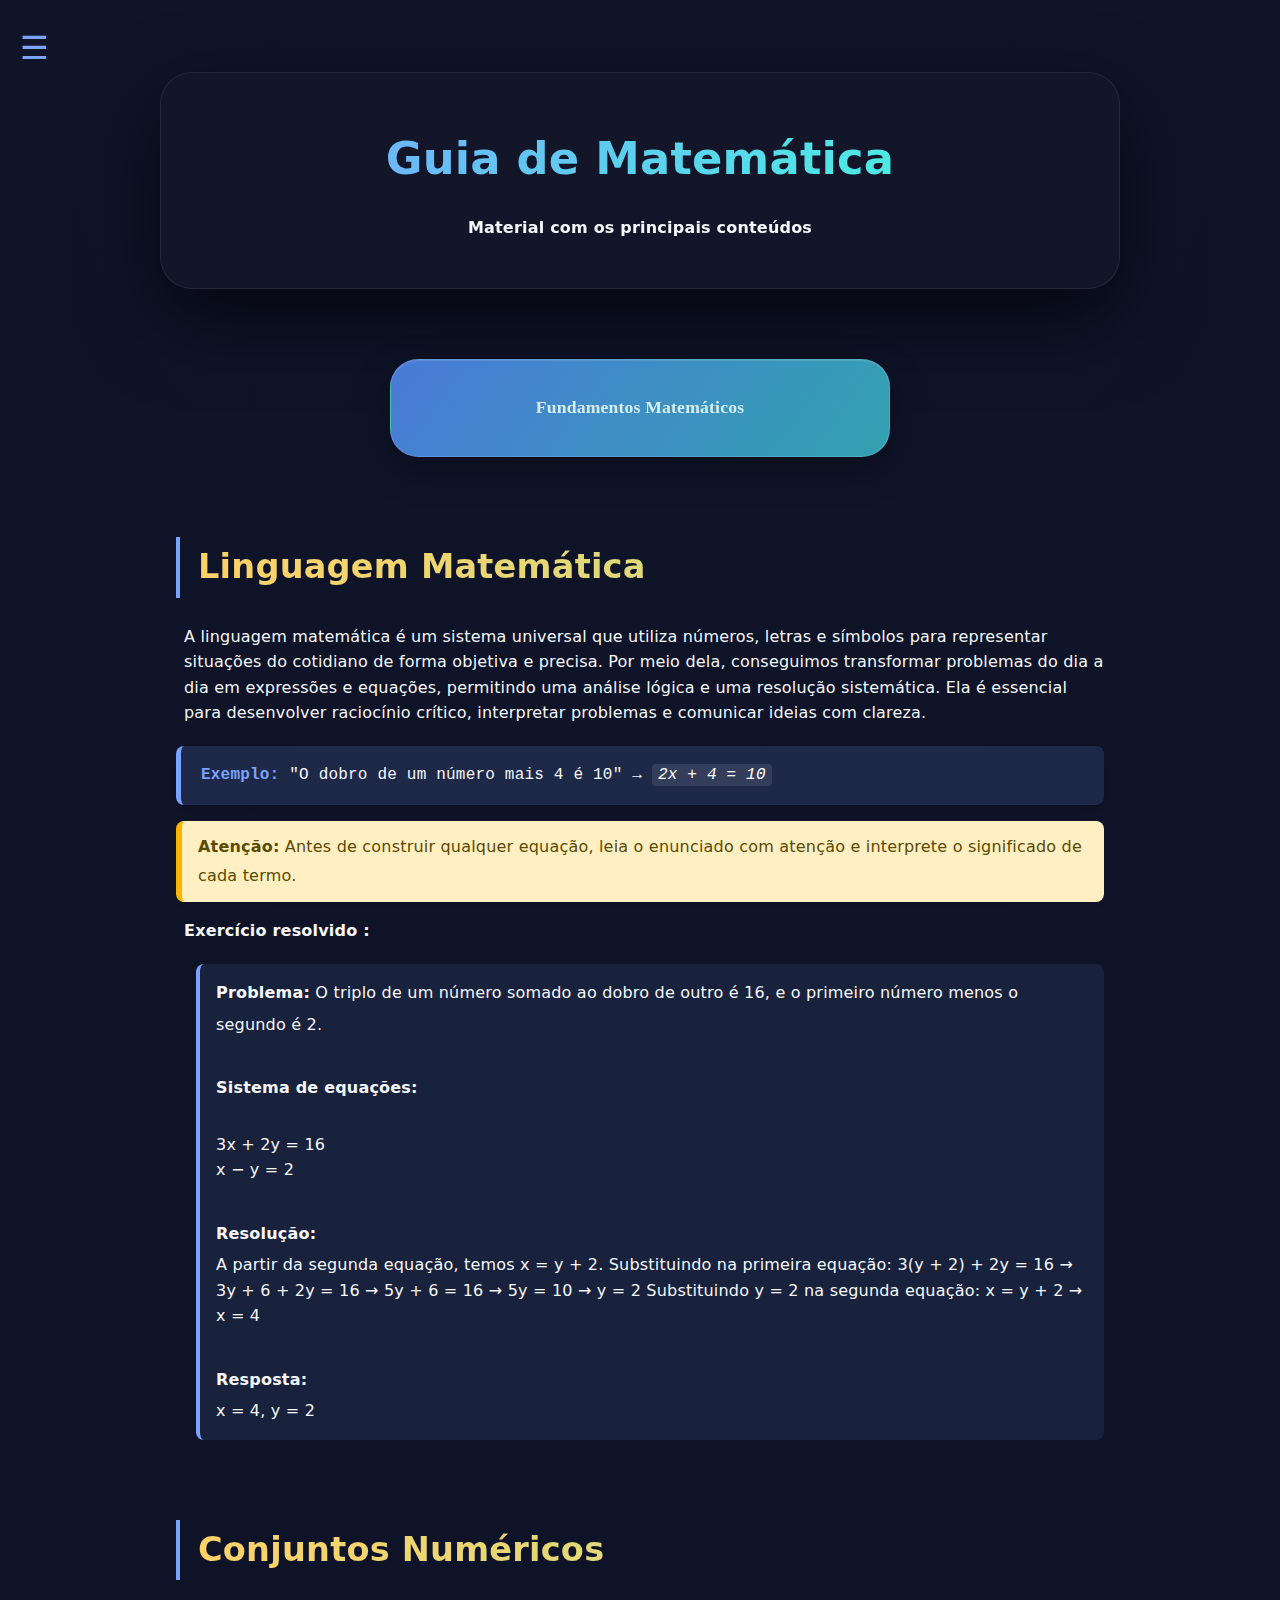
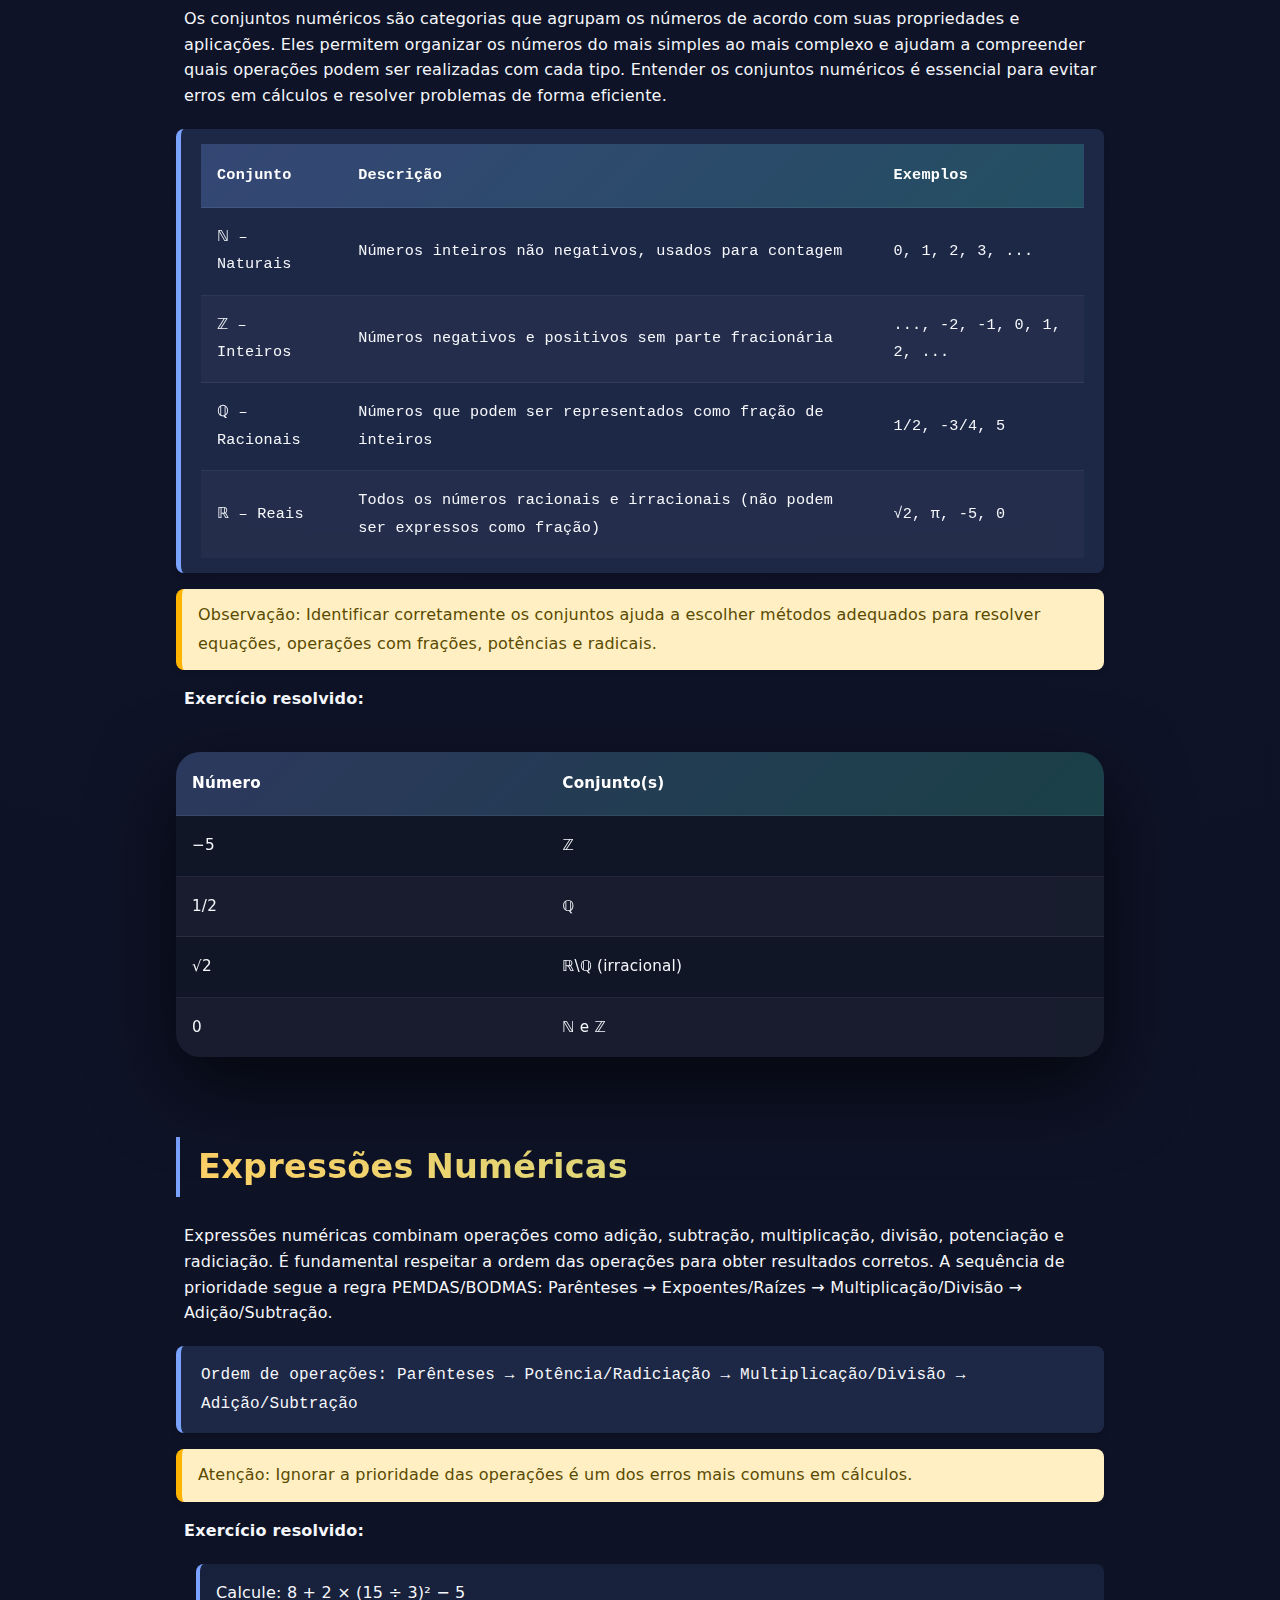
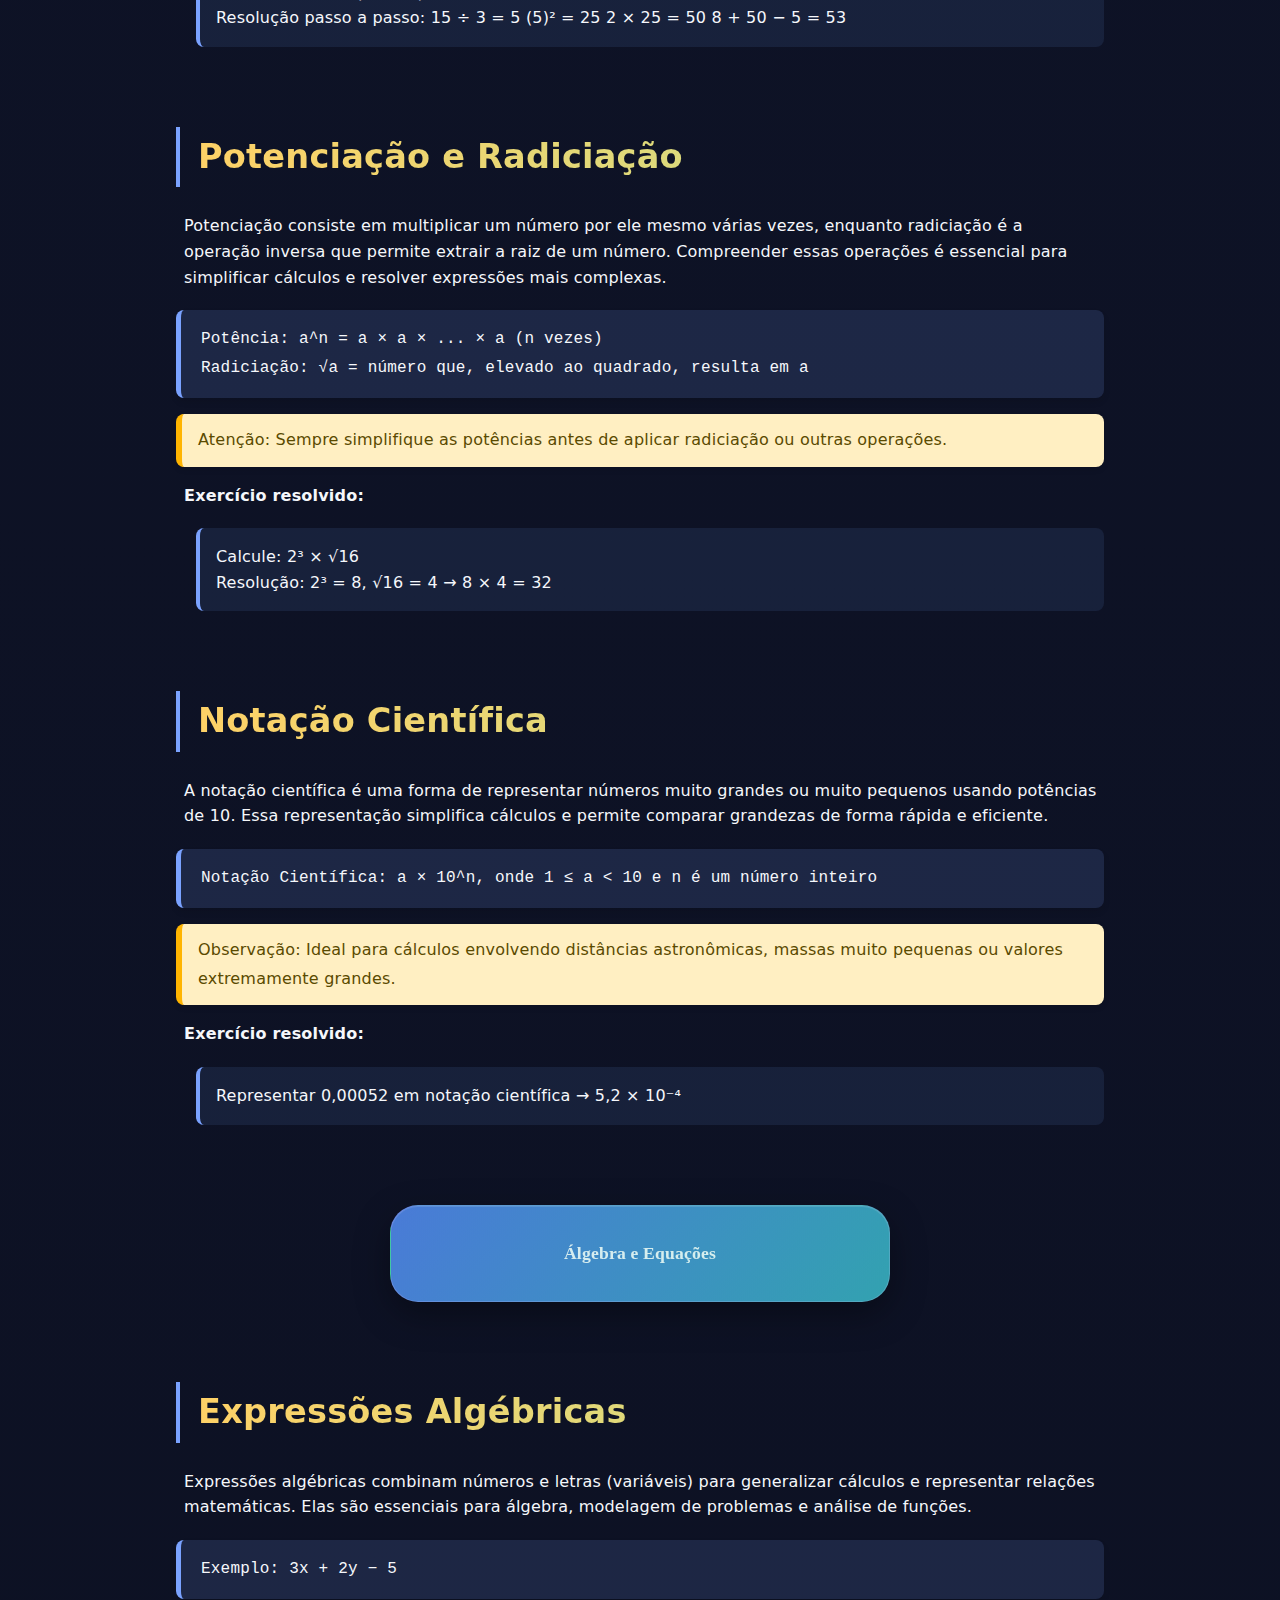
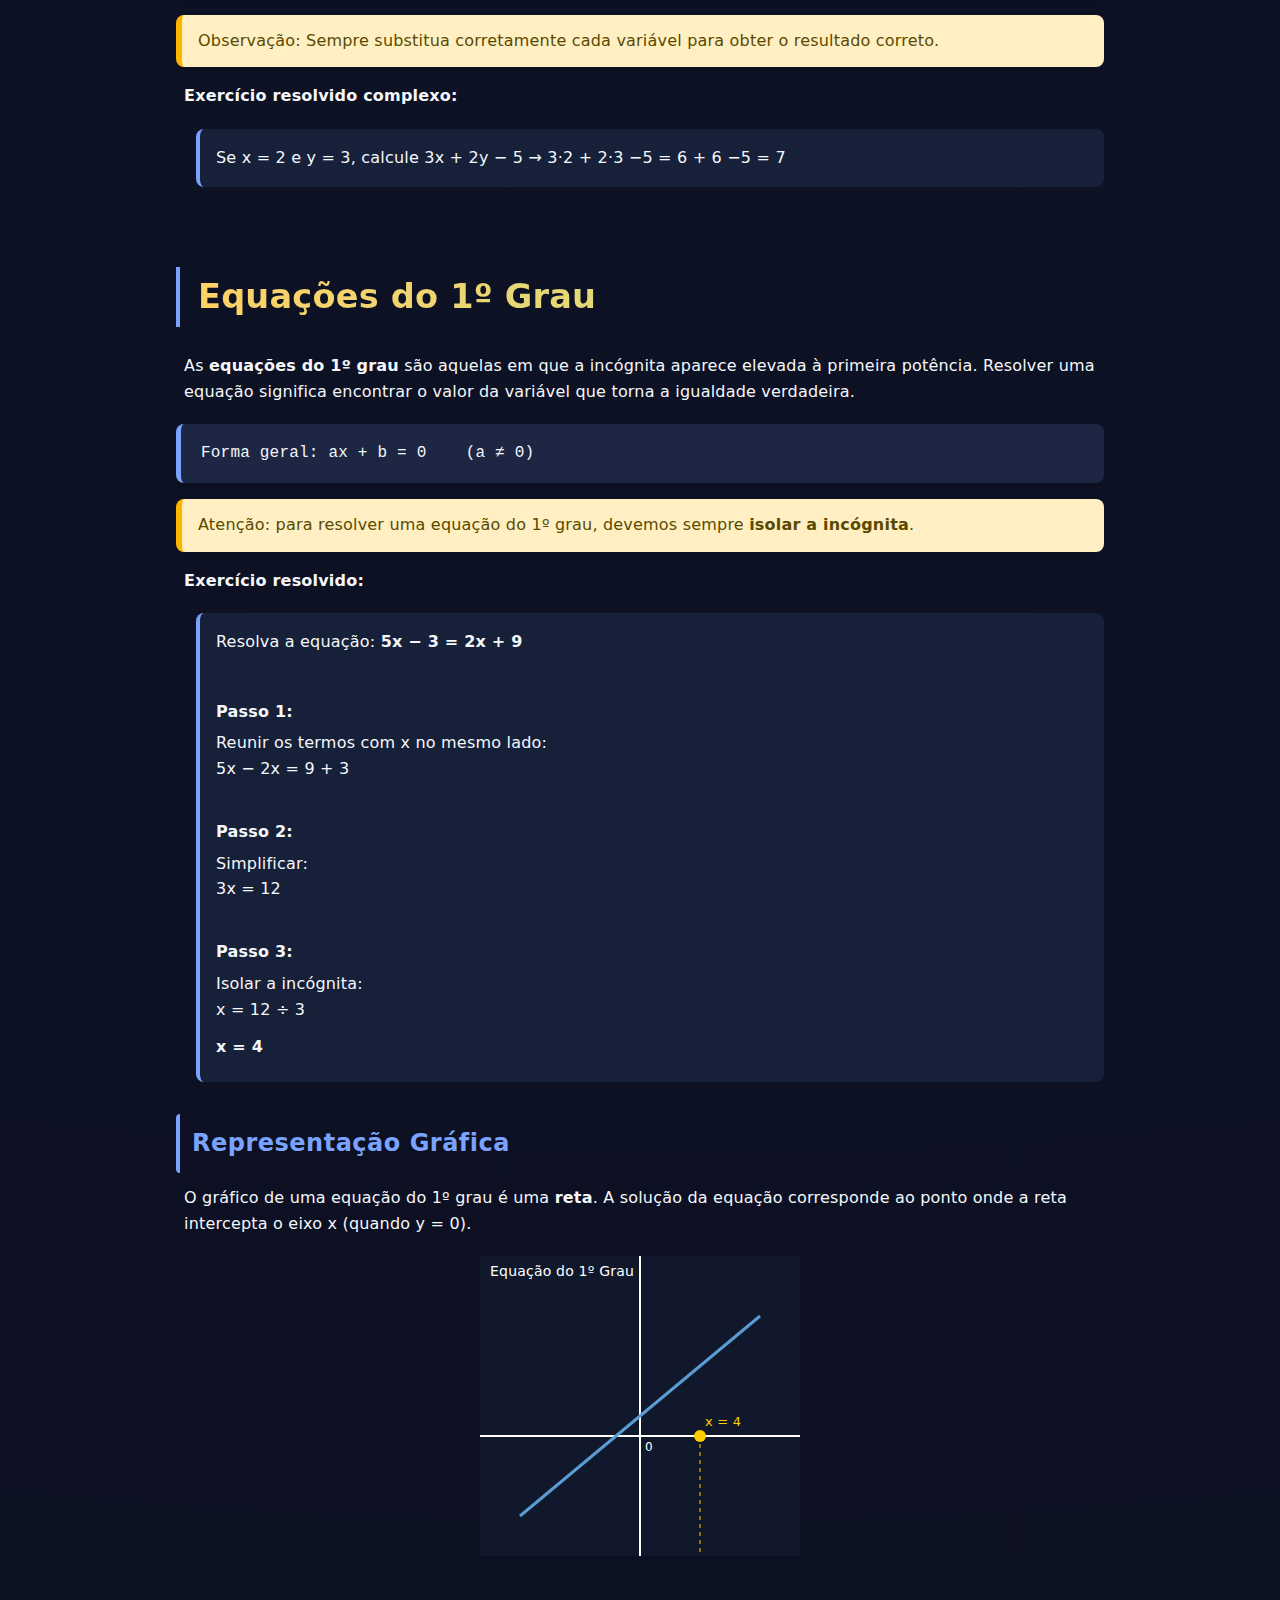
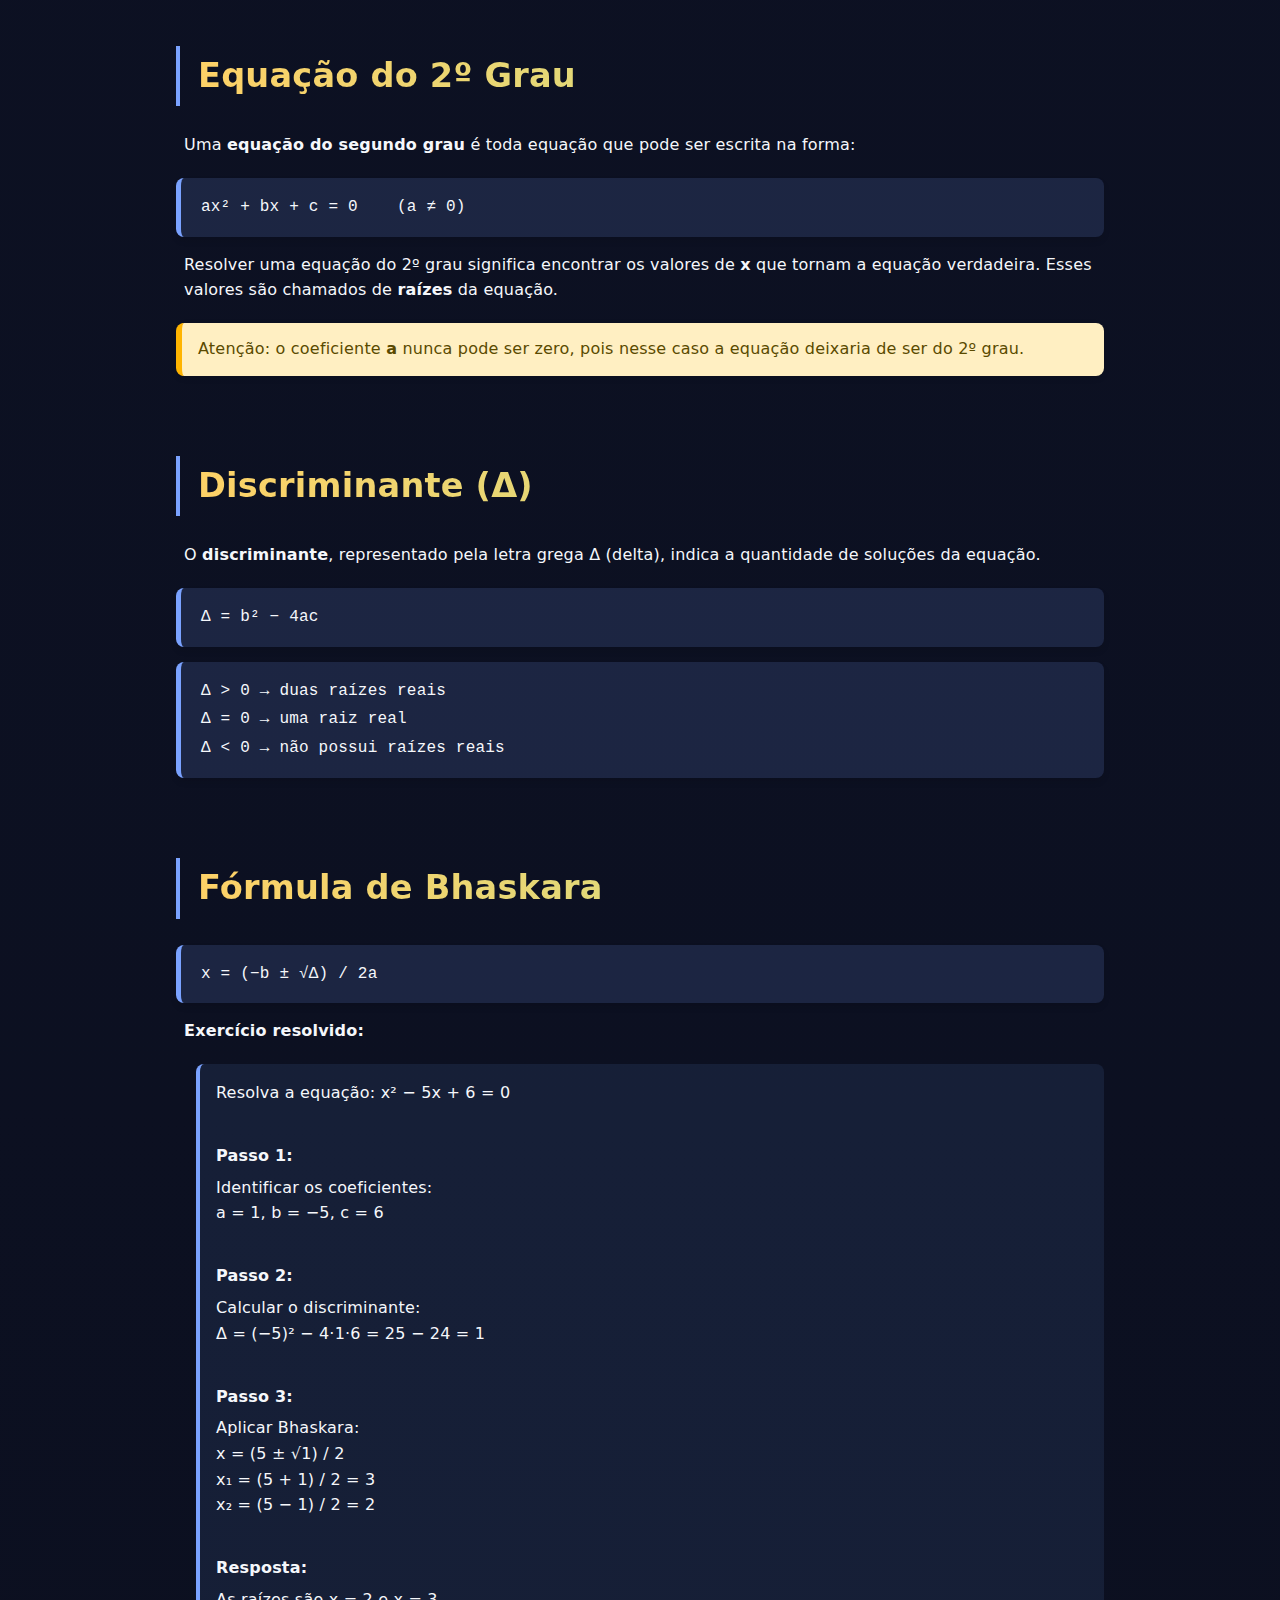
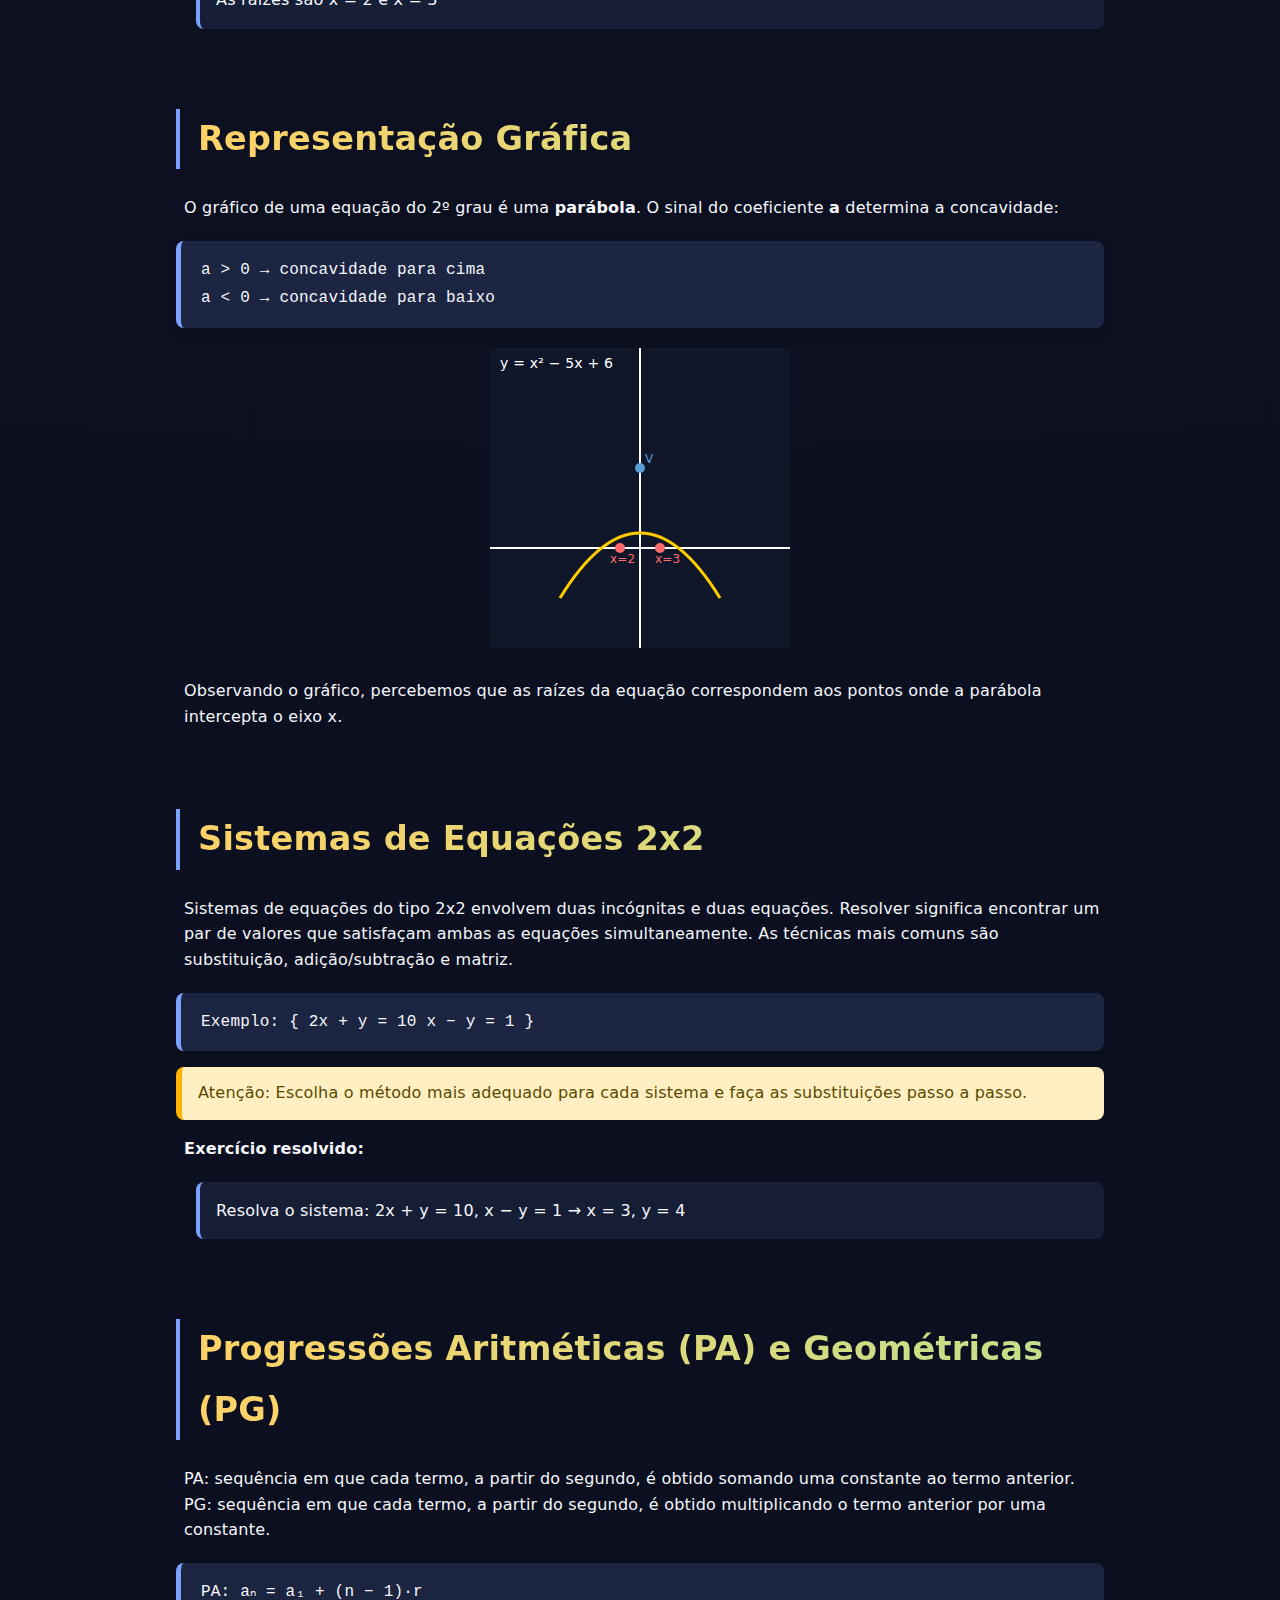
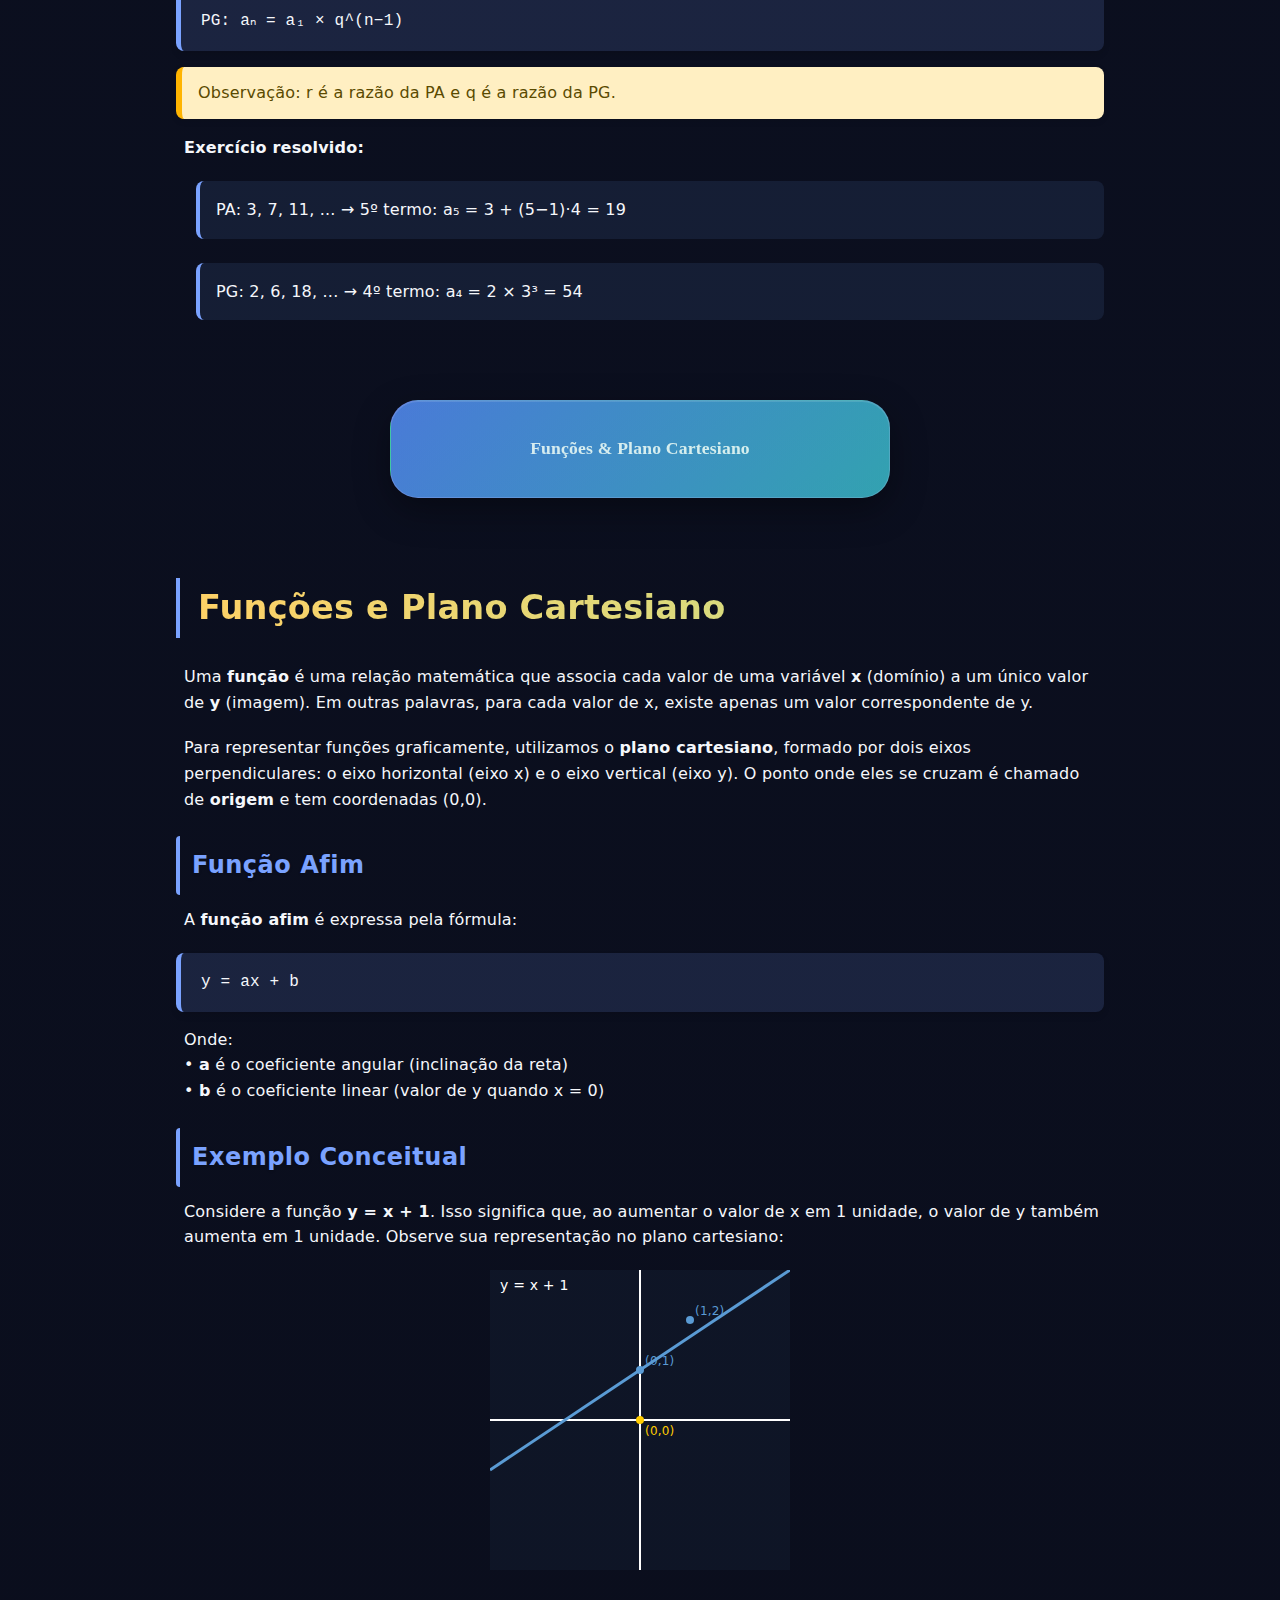
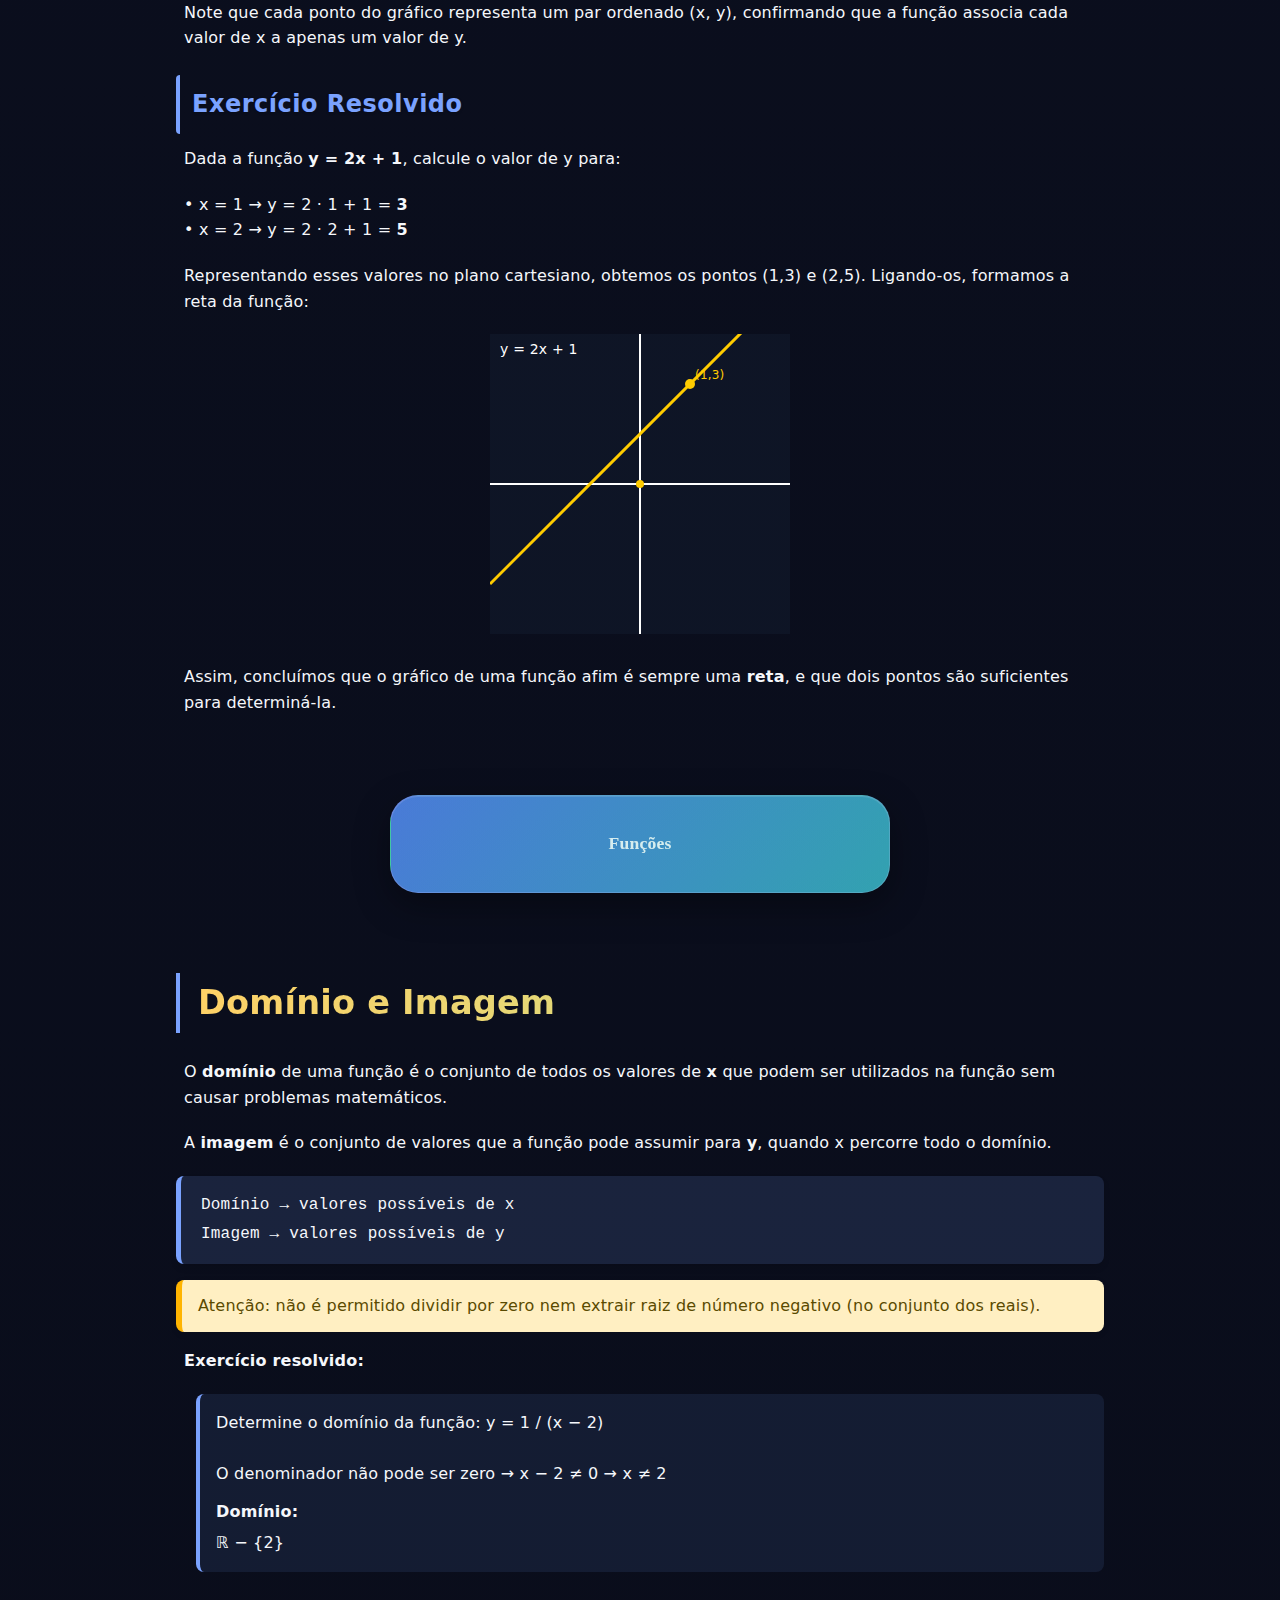
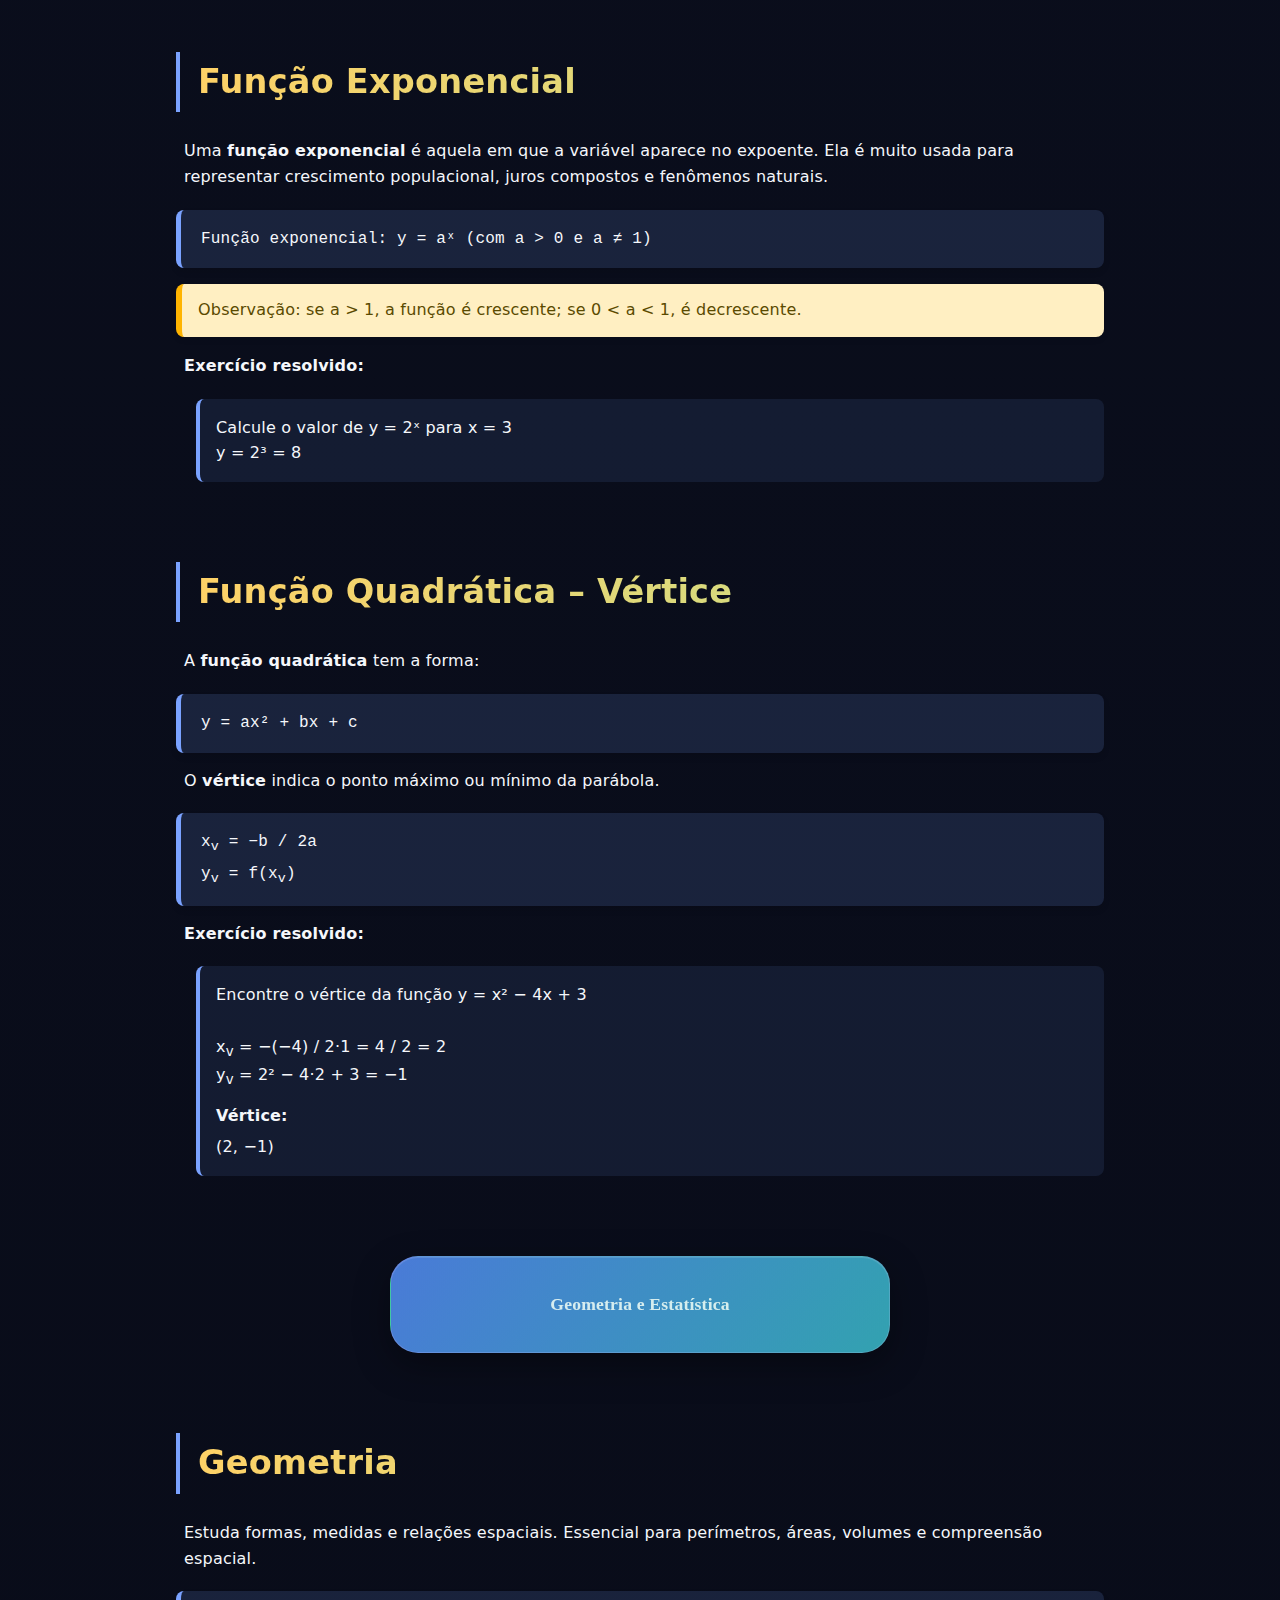
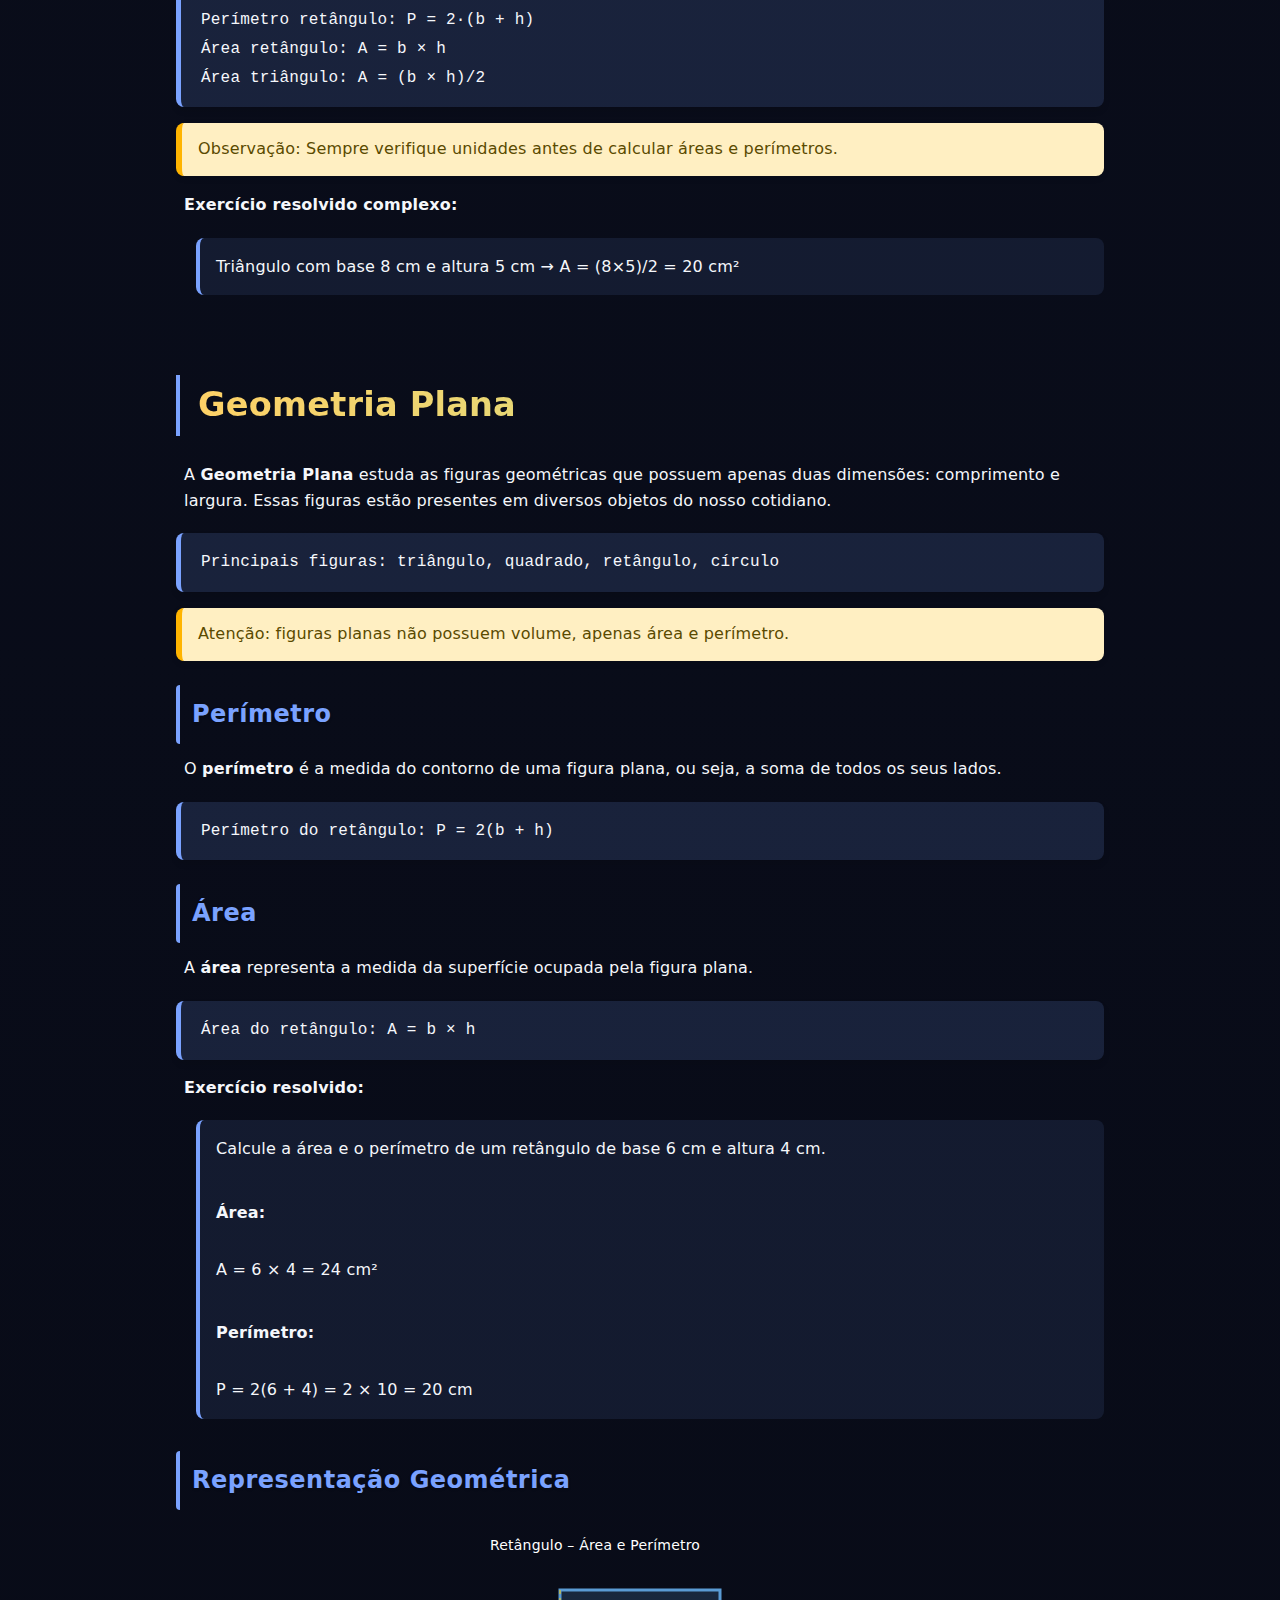
<file: matematica.html>
<!DOCTYPE html>
<html lang="pt-BR">
<head>
  <meta charset="UTF-8">
  <meta name="viewport" content="width=device-width, initial-scale=1.0">
  <title>Guia de Matemática</title>
  <link rel="stylesheet" href="style.css">
</head>


<body>
  <script src="script.js"></script>
  <!-- MENU HAMBÚRGUER -->
<input type="checkbox" id="menu-toggle">

<label for="menu-toggle" class="menu-btn">☰</label>

<nav class="menu-lateral">
  <h2>Menu</h2>

  <a href="index.html">Início</a>
  <a href="portugues.html">Língua Portuguesa</a>
  
  <a href="redacao.html">Redação</a>
  <a href="exercicios.html">Exercícios</a>
 
  <a href="cursos.tecnico.html">Cursos Técnicos</a>
</nav>
  
  <header>
    <h1> Guia de Matemática</h1>
    <h4> Material com os principais conteúdos</h4>
  </header>

  <!-- EIXO 1 -->
  <div class="eixo-box">Fundamentos Matemáticos</div>

<section class="section-box">
  <h2>Linguagem Matemática</h2>
  <p>
    A linguagem matemática é um sistema universal que utiliza números, letras e símbolos para representar situações do cotidiano de forma objetiva e precisa. 
    Por meio dela, conseguimos transformar problemas do dia a dia em expressões e equações, permitindo uma análise lógica e uma resolução sistemática.  
    Ela é essencial para desenvolver raciocínio crítico, interpretar problemas e comunicar ideias com clareza.
  </p>

  <div class="formula">
    <strong>Exemplo:</strong> "O dobro de um número mais 4 é 10" → <em>2x + 4 = 10</em>
  </div>

  <div class="attention">
    <strong>Atenção:</strong> Antes de construir qualquer equação, leia o enunciado com atenção e interprete o significado de cada termo.
  </div>

  <p><strong>Exercício resolvido :</strong></p>
  <ol>
    <li>
      <strong>Problema:</strong> O triplo de um número somado ao dobro de outro é 16, e o primeiro número menos o segundo é 2.
      <br><br>
      <strong>Sistema de equações:</strong>
      <br>3x + 2y = 16
      <br>x − y = 2
      <br><br>
      <strong>Resolução:</strong> 
      A partir da segunda equação, temos x = y + 2.  
      Substituindo na primeira equação:  
      3(y + 2) + 2y = 16 → 3y + 6 + 2y = 16 → 5y + 6 = 16 → 5y = 10 → y = 2  
      Substituindo y = 2 na segunda equação: x = y + 2 → x = 4
      <br><br>
      <strong>Resposta:</strong> x = 4, y = 2
    </li>
  </ol>
</section>
  
<section class="section-box">
  <h2>Conjuntos Numéricos</h2>
  <p>
    Os conjuntos numéricos são categorias que agrupam os números de acordo com suas propriedades e aplicações. Eles permitem organizar os números do mais simples ao mais complexo e ajudam a compreender quais operações podem ser realizadas com cada tipo.  
    Entender os conjuntos numéricos é essencial para evitar erros em cálculos e resolver problemas de forma eficiente.
  </p>

  <table class="formula">
    <thead>
      <tr><th>Conjunto</th><th>Descrição</th><th>Exemplos</th></tr>
    </thead>
    <tbody>
      <tr><td>ℕ – Naturais</td><td>Números inteiros não negativos, usados para contagem</td><td>0, 1, 2, 3, ...</td></tr>
      <tr><td>ℤ – Inteiros</td><td>Números negativos e positivos sem parte fracionária</td><td>..., -2, -1, 0, 1, 2, ...</td></tr>
      <tr><td>ℚ – Racionais</td><td>Números que podem ser representados como fração de inteiros</td><td>1/2, -3/4, 5</td></tr>
      <tr><td>ℝ – Reais</td><td>Todos os números racionais e irracionais (não podem ser expressos como fração)</td><td>√2, π, -5, 0</td></tr>
    </tbody>
  </table>

  <div class="attention">
    Observação: Identificar corretamente os conjuntos ajuda a escolher métodos adequados para resolver equações, operações com frações, potências e radicais.
  </div>

  <p><strong>Exercício resolvido:</strong></p>
  <table>
    <thead>
      <tr><th>Número</th><th>Conjunto(s)</th></tr>
    </thead>
    <tbody>
      <tr><td>−5</td><td>ℤ</td></tr>
      <tr><td>1/2</td><td>ℚ</td></tr>
      <tr><td>√2</td><td>ℝ\ℚ (irracional)</td></tr>
      <tr><td>0</td><td>ℕ e ℤ</td></tr>
    </tbody>
  </table>
</section>

<section class="section-box">
  <h2>Expressões Numéricas</h2>
  <p>
    Expressões numéricas combinam operações como adição, subtração, multiplicação, divisão, potenciação e radiciação.  
    É fundamental respeitar a ordem das operações para obter resultados corretos. A sequência de prioridade segue a regra PEMDAS/BODMAS: Parênteses → Expoentes/Raízes → Multiplicação/Divisão → Adição/Subtração.
  </p>

  <div class="formula">
    Ordem de operações: Parênteses → Potência/Radiciação → Multiplicação/Divisão → Adição/Subtração
  </div>

  <div class="attention">
    Atenção: Ignorar a prioridade das operações é um dos erros mais comuns em cálculos.
  </div>

  <p><strong>Exercício resolvido:</strong></p>
  <ol>
    <li>
      Calcule: 8 + 2 × (15 ÷ 3)² − 5  
      <br>Resolução passo a passo:  
      15 ÷ 3 = 5  
      (5)² = 25  
      2 × 25 = 50  
      8 + 50 − 5 = 53
    </li>
  </ol>
</section>

<section class="section-box">
  <h2>Potenciação e Radiciação</h2>
  <p>
    Potenciação consiste em multiplicar um número por ele mesmo várias vezes, enquanto radiciação é a operação inversa que permite extrair a raiz de um número.  
    Compreender essas operações é essencial para simplificar cálculos e resolver expressões mais complexas.
  </p>

  <div class="formula">
    Potência: a^n = a × a × ... × a (n vezes) <br>
    Radiciação: √a = número que, elevado ao quadrado, resulta em a
  </div>

  <div class="attention">
    Atenção: Sempre simplifique as potências antes de aplicar radiciação ou outras operações.
  </div>

  <p><strong>Exercício resolvido:</strong></p>
  <ol>
    <li>
      Calcule: 2³ × √16  
      <br>Resolução: 2³ = 8, √16 = 4 → 8 × 4 = 32
    </li>
  </ol>
</section>

<section class="section-box">
  <h2>Notação Científica</h2>
  <p>
    A notação científica é uma forma de representar números muito grandes ou muito pequenos usando potências de 10.  
    Essa representação simplifica cálculos e permite comparar grandezas de forma rápida e eficiente.
  </p>

  <div class="formula">
    Notação Científica: a × 10^n, onde 1 ≤ a < 10 e n é um número inteiro
  </div>

  <div class="attention">
    Observação: Ideal para cálculos envolvendo distâncias astronômicas, massas muito pequenas ou valores extremamente grandes.
  </div>

  <p><strong>Exercício resolvido:</strong></p>
  <ol>
    <li>
      Representar 0,00052 em notação científica → 5,2 × 10⁻⁴
    </li>
  </ol>
</section>

<div class="eixo-box">Álgebra e Equações</div>

<section class="section-box">
  <h2>Expressões Algébricas</h2>
  <p>
    Expressões algébricas combinam números e letras (variáveis) para generalizar cálculos e representar relações matemáticas.  
    Elas são essenciais para álgebra, modelagem de problemas e análise de funções.
  </p>

  <div class="formula">
    Exemplo: 3x + 2y − 5
  </div>

  <div class="attention">
    Observação: Sempre substitua corretamente cada variável para obter o resultado correto.
  </div>

  <p><strong>Exercício resolvido complexo:</strong></p>
  <ol>
    <li>
      Se x = 2 e y = 3, calcule 3x + 2y − 5 → 3·2 + 2·3 −5 = 6 + 6 −5 = 7
    </li>
  </ol>
</section>

<section class="section-box">
  <h2>Equações do 1º Grau</h2>

  <p>
    As <strong>equações do 1º grau</strong> são aquelas em que a incógnita aparece
    elevada à primeira potência. Resolver uma equação significa encontrar o valor
    da variável que torna a igualdade verdadeira.
  </p>

  <div class="formula">
    Forma geral: ax + b = 0 &nbsp;&nbsp; (a ≠ 0)
  </div>

  <div class="attention">
    Atenção: para resolver uma equação do 1º grau, devemos sempre
    <strong>isolar a incógnita</strong>.
  </div>

  <p><strong>Exercício resolvido:</strong></p>
  <ol>
    <li>
      Resolva a equação: <strong>5x − 3 = 2x + 9</strong> <br><br>

      <strong>Passo 1:</strong> Reunir os termos com x no mesmo lado: <br>
      5x − 2x = 9 + 3 <br><br>

      <strong>Passo 2:</strong> Simplificar: <br>
      3x = 12 <br><br>

      <strong>Passo 3:</strong> Isolar a incógnita: <br>
      x = 12 ÷ 3 <br>
      <strong>x = 4</strong>
    </li>
  </ol>

  <h3>Representação Gráfica</h3>

  <p>
    O gráfico de uma equação do 1º grau é uma <strong>reta</strong>.
    A solução da equação corresponde ao ponto onde a reta intercepta o eixo x
    (quando y = 0).
  </p>

  <!-- SVG -->
  <div style="text-align:center; margin:20px 0;">
    <svg width="320" height="300" viewBox="0 0 320 300" xmlns="http://www.w3.org/2000/svg">

      <!-- Fundo -->
      <rect width="320" height="300" fill="rgba(90,155,212,0.05)"/>

      <!-- Eixos -->
      <line x1="160" y1="0" x2="160" y2="300"
            stroke="#ffffff" stroke-width="2"/>
      <line x1="0" y1="180" x2="320" y2="180"
            stroke="#ffffff" stroke-width="2"/>

      <!-- Reta (representação da equação) -->
      <line x1="40" y1="260" x2="280" y2="60"
            stroke="#5a9bd4"
            stroke-width="3"/>

      <!-- Ponto solução -->
      <circle cx="220" cy="180" r="6" fill="#ffcc00"/>

      <!-- Linha auxiliar -->
      <line x1="220" y1="180" x2="220" y2="300"
            stroke="#ffcc00"
            stroke-dasharray="4"/>

      <!-- Textos -->
      <text x="10" y="20" fill="#ffffff" font-size="14">
        Equação do 1º Grau
      </text>

      <text x="225" y="170" fill="#ffcc00" font-size="13">
        x = 4
      </text>

      <text x="165" y="195" fill="#ffffff" font-size="12">
        0
      </text>

    </svg>
  </div>
</section>


<section class="section-box">
  <h2>Equação do 2º Grau</h2>

  <p>
    Uma <strong>equação do segundo grau</strong> é toda equação que pode ser escrita
    na forma:
  </p>

  <div class="formula">
    ax² + bx + c = 0 &nbsp;&nbsp; (a ≠ 0)
  </div>

  <p>
    Resolver uma equação do 2º grau significa encontrar os valores de
    <strong>x</strong> que tornam a equação verdadeira. Esses valores são chamados
    de <strong>raízes</strong> da equação.
  </p>

  <div class="attention">
    Atenção: o coeficiente <strong>a</strong> nunca pode ser zero, pois nesse caso
    a equação deixaria de ser do 2º grau.
  </div>

  <h2>Discriminante (Δ)</h2>

  <p>
    O <strong>discriminante</strong>, representado pela letra grega Δ (delta),
    indica a quantidade de soluções da equação.
  </p>

  <div class="formula">
    Δ = b² − 4ac
  </div>

  <div class="formula">
    Δ &gt; 0 → duas raízes reais <br>
    Δ = 0 → uma raiz real <br>
    Δ &lt; 0 → não possui raízes reais
  </div>

  <h2>Fórmula de Bhaskara</h2>

  <div class="formula">
    x = (−b ± √Δ) / 2a
  </div>

  <p><strong>Exercício resolvido:</strong></p>
  <ol>
    <li>
      Resolva a equação: x² − 5x + 6 = 0 <br><br>

      <strong>Passo 1:</strong> Identificar os coeficientes: <br>
      a = 1, b = −5, c = 6 <br><br>

      <strong>Passo 2:</strong> Calcular o discriminante: <br>
      Δ = (−5)² − 4·1·6 = 25 − 24 = 1 <br><br>

      <strong>Passo 3:</strong> Aplicar Bhaskara: <br>
      x = (5 ± √1) / 2 <br>
      x₁ = (5 + 1) / 2 = 3 <br>
      x₂ = (5 − 1) / 2 = 2 <br><br>

      <strong>Resposta:</strong> As raízes são x = 2 e x = 3
    </li>
  </ol>
</section>

<section class="section-box">
  <h2>Representação Gráfica</h2>

  <p>
    O gráfico de uma equação do 2º grau é uma <strong>parábola</strong>.
    O sinal do coeficiente <strong>a</strong> determina a concavidade:
  </p>

  <div class="formula">
    a &gt; 0 → concavidade para cima <br>
    a &lt; 0 → concavidade para baixo
  </div>

  <!-- SVG da parábola com raízes -->
  <div style="text-align:center; margin:20px 0;">
    <svg width="300" height="300" viewBox="0 0 300 300" xmlns="http://www.w3.org/2000/svg">

      <rect width="300" height="300" fill="rgba(90,155,212,0.05)"/>

      <!-- Eixos -->
      <line x1="150" y1="0" x2="150" y2="300" stroke="#ffffff" stroke-width="2"/>
      <line x1="0" y1="200" x2="300" y2="200" stroke="#ffffff" stroke-width="2"/>

      <!-- Parábola y = x² - 5x + 6 -->
      <path d="M 70 250 Q 150 120 230 250"
            fill="none"
            stroke="#ffcc00"
            stroke-width="3"/>

      <!-- Raízes -->
      <circle cx="130" cy="200" r="5" fill="#ff6b6b"/>
      <circle cx="170" cy="200" r="5" fill="#ff6b6b"/>

      <!-- Vértice -->
      <circle cx="150" cy="120" r="5" fill="#5a9bd4"/>

      <!-- Textos -->
      <text x="120" y="215" fill="#ff6b6b" font-size="12">x=2</text>
      <text x="165" y="215" fill="#ff6b6b" font-size="12">x=3</text>
      <text x="155" y="115" fill="#5a9bd4" font-size="12">V</text>
      <text x="10" y="20" fill="#ffffff" font-size="14">y = x² − 5x + 6</text>

    </svg>
  </div>

  <p>
    Observando o gráfico, percebemos que as raízes da equação correspondem
    aos pontos onde a parábola intercepta o eixo x.
  </p>
</section>


<section class="section-box">
  <h2>Sistemas de Equações 2x2</h2>
  <p>
    Sistemas de equações do tipo 2x2 envolvem duas incógnitas e duas equações. Resolver significa encontrar um par de valores que satisfaçam ambas as equações simultaneamente.  
    As técnicas mais comuns são substituição, adição/subtração e matriz.
  </p>

  <div class="formula">
    Exemplo:  
    { 2x + y = 10  
      x − y = 1 }
  </div>

  <div class="attention">
    Atenção: Escolha o método mais adequado para cada sistema e faça as substituições passo a passo.
  </div>

  <p><strong>Exercício resolvido:</strong></p>
  <ol>
    <li>
      Resolva o sistema: 2x + y = 10, x − y = 1 → x = 3, y = 4
    </li>
  </ol>
</section>
    
    <section class="section-box">
  <h2>Progressões Aritméticas (PA) e Geométricas (PG)</h2>
  <p>
    PA: sequência em que cada termo, a partir do segundo, é obtido somando uma constante ao termo anterior.<br>
    PG: sequência em que cada termo, a partir do segundo, é obtido multiplicando o termo anterior por uma constante.
  </p>
  <div class="formula">
    PA: aₙ = a₁ + (n − 1)·r<br>
    PG: aₙ = a₁ × q^(n−1)
  </div>
  <div class="attention">
    Observação: r é a razão da PA e q é a razão da PG.
  </div>
  <p><strong>Exercício resolvido:</strong></p>
  <ol>
    <li>PA: 3, 7, 11, ... → 5º termo: a₅ = 3 + (5−1)·4 = 19</li>
    <li>PG: 2, 6, 18, ... → 4º termo: a₄ = 2 × 3³ = 54</li>
  </ol>
</section>
    
    <!--- Eixo Extra ---->
    <div class="eixo-box">Funções & Plano Cartesiano</div>
    <section class="section-box">
  <h2>Funções e Plano Cartesiano</h2>

  <p>
    Uma <strong>função</strong> é uma relação matemática que associa cada valor de
    uma variável <strong>x</strong> (domínio) a um único valor de
    <strong>y</strong> (imagem). Em outras palavras, para cada valor de x,
    existe apenas um valor correspondente de y.
  </p>

  <p>
    Para representar funções graficamente, utilizamos o
    <strong>plano cartesiano</strong>, formado por dois eixos perpendiculares:
    o eixo horizontal (eixo x) e o eixo vertical (eixo y). O ponto onde eles se
    cruzam é chamado de <strong>origem</strong> e tem coordenadas (0,0).
  </p>
      
        
  <h3>Função Afim</h3>

  <p>
    A <strong>função afim</strong> é expressa pela fórmula:
  </p>

  <p style="text-align:center; font-weight:bold;"> </p>
      <div class="formula"> 
          y = ax + b 
      </div>
  

  <p>
    Onde:
    <br>• <strong>a</strong> é o coeficiente angular (inclinação da reta)
    <br>• <strong>b</strong> é o coeficiente linear (valor de y quando x = 0)
  </p>

  <h3>Exemplo Conceitual</h3>

  <p>
    Considere a função <strong>y = x + 1</strong>. Isso significa que, ao aumentar
    o valor de x em 1 unidade, o valor de y também aumenta em 1 unidade.
    Observe sua representação no plano cartesiano:
  </p>

  <!-- SVG – Conceito -->
  <div style="text-align:center; margin:20px 0;">
    <svg width="300" height="300" viewBox="0 0 300 300" xmlns="http://www.w3.org/2000/svg">

      <rect width="300" height="300" fill="rgba(90,155,212,0.05)"/>

      <line x1="150" y1="0" x2="150" y2="300" stroke="#ffffff" stroke-width="2"/>
      <line x1="0" y1="150" x2="300" y2="150" stroke="#ffffff" stroke-width="2"/>

      <circle cx="150" cy="150" r="4" fill="#ffcc00"/>
      <text x="155" y="165" fill="#ffcc00" font-size="12">(0,0)</text>

      <line x1="0" y1="200" x2="300" y2="0" stroke="#5a9bd4" stroke-width="3"/>

      <circle cx="150" cy="100" r="4" fill="#5a9bd4"/>
      <text x="155" y="95" fill="#5a9bd4" font-size="12">(0,1)</text>

      <circle cx="200" cy="50" r="4" fill="#5a9bd4"/>
      <text x="205" y="45" fill="#5a9bd4" font-size="12">(1,2)</text>

      <text x="10" y="20" fill="#ffffff" font-size="14">y = x + 1</text>
    </svg>
  </div>

  <p>
    Note que cada ponto do gráfico representa um par ordenado (x, y), confirmando
    que a função associa cada valor de x a apenas um valor de y.
  </p>

  <h3>Exercício Resolvido</h3>
      
      

  <p>
    Dada a função <strong>y = 2x + 1</strong>, calcule o valor de y para:
  </p>

  <p>
    • x = 1 → y = 2 · 1 + 1 = <strong>3</strong><br>
    • x = 2 → y = 2 · 2 + 1 = <strong>5</strong>
  </p>

  <p>
    Representando esses valores no plano cartesiano, obtemos os pontos (1,3) e
    (2,5). Ligando-os, formamos a reta da função:
  </p>

  <!-- SVG – Exercício Resolvido -->
       <div style="text-align:center; margin:20px 0;">
    <svg width="300" height="300" viewBox="0 0 300 300" xmlns="http://www.w3.org/2000/svg">

      <rect width="300" height="300" fill="rgba(90,155,212,0.05)"/>

      <line x1="150" y1="0" x2="150" y2="300" stroke="#ffffff" stroke-width="2"/>
      <line x1="0" y1="150" x2="300" y2="150" stroke="#ffffff" stroke-width="2"/>

      <circle cx="150" cy="150" r="4" fill="#ffcc00"/>

      <line x1="0" y1="250" x2="300" y2="-50" stroke="#ffcc00" stroke-width="3"/>

      <circle cx="200" cy="50" r="5" fill="#ffcc00"/>
      <text x="205" y="45" fill="#ffcc00" font-size="12">(1,3)</text>

      <circle cx="250" cy="-50" r="5" fill="#ffcc00"/>
      <text x="255" y="-55" fill="#ffcc00" font-size="12">(2,5)</text>

      <text x="10" y="20" fill="#ffffff" font-size="14">y = 2x + 1</text>
    </svg>
  </div>

  <p>
    Assim, concluímos que o gráfico de uma função afim é sempre uma
    <strong>reta</strong>, e que dois pontos são suficientes para determiná-la.
  </p>
  </section>
  <div class="eixo-box">Funções</div>

<section class="section-box">
  <h2>Domínio e Imagem</h2>

  <p>
    O <strong>domínio</strong> de uma função é o conjunto de todos os valores de
    <strong>x</strong> que podem ser utilizados na função sem causar problemas
    matemáticos.
  </p>

  <p>
    A <strong>imagem</strong> é o conjunto de valores que a função pode assumir
    para <strong>y</strong>, quando x percorre todo o domínio.
  </p>

  <div class="formula">
    Domínio → valores possíveis de x <br>
    Imagem → valores possíveis de y
  </div>

  <div class="attention">
    Atenção: não é permitido dividir por zero nem extrair raiz de número negativo
    (no conjunto dos reais).
  </div>

  <p><strong>Exercício resolvido:</strong></p>
  <ol>
    <li>
      Determine o domínio da função: y = 1 / (x − 2) <br><br>
      O denominador não pode ser zero → x − 2 ≠ 0 → x ≠ 2 <br>
      <strong>Domínio:</strong> ℝ − {2}
    </li>
  </ol>
</section>

<section class="section-box">
  <h2>Função Exponencial</h2>

  <p>
    Uma <strong>função exponencial</strong> é aquela em que a variável aparece
    no expoente. Ela é muito usada para representar crescimento populacional,
    juros compostos e fenômenos naturais.
  </p>

  <div class="formula">
    Função exponencial: y = aˣ (com a &gt; 0 e a ≠ 1)
  </div>

  <div class="attention">
    Observação: se a &gt; 1, a função é crescente; se 0 &lt; a &lt; 1, é decrescente.
  </div>

  <p><strong>Exercício resolvido:</strong></p>
  <ol>
    <li>
      Calcule o valor de y = 2ˣ para x = 3 <br>
      y = 2³ = 8
    </li>
  </ol>
</section>

<section class="section-box">
  <h2>Função Quadrática – Vértice</h2>

  <p>
    A <strong>função quadrática</strong> tem a forma:
  </p>

  <div class="formula">
    y = ax² + bx + c
  </div>

  <p>
    O <strong>vértice</strong> indica o ponto máximo ou mínimo da parábola.
  </p>

  <div class="formula">
    x<sub>v</sub> = −b / 2a <br>
    y<sub>v</sub> = f(x<sub>v</sub>)
  </div>

  <p><strong>Exercício resolvido:</strong></p>
  <ol>
    <li>
      Encontre o vértice da função y = x² − 4x + 3 <br><br>
      x<sub>v</sub> = −(−4) / 2·1 = 4 / 2 = 2 <br>
      y<sub>v</sub> = 2² − 4·2 + 3 = −1 <br>
      <strong>Vértice:</strong> (2, −1)
    </li>
  </ol>


</section>

  <!-- EIXO 3 -->
  <div class="eixo-box">Geometria e Estatística</div>

  <section class="section-box">
    <h2>Geometria</h2>
    <p>
      Estuda formas, medidas e relações espaciais. Essencial para perímetros, áreas, volumes e compreensão espacial.
    </p>
    <div class="formula">
      Perímetro retângulo: P = 2·(b + h)<br>
      Área retângulo: A = b × h<br>
      Área triângulo: A = (b × h)/2
    </div>
    <div class="attention">
      Observação: Sempre verifique unidades antes de calcular áreas e perímetros.
    </div>
    <p><strong>Exercício resolvido complexo:</strong></p>
    <ol>
      <li>Triângulo com base 8 cm e altura 5 cm → A = (8×5)/2 = 20 cm²</li>
    </ol>
  </section>

  <section class="section-box">
  <h2>Geometria Plana</h2>

  <p>
    A <strong>Geometria Plana</strong> estuda as figuras geométricas que possuem
    apenas duas dimensões: comprimento e largura. Essas figuras estão presentes
    em diversos objetos do nosso cotidiano.
  </p>

  <div class="formula">
    Principais figuras: triângulo, quadrado, retângulo, círculo
  </div>

  <div class="attention">
    Atenção: figuras planas não possuem volume, apenas área e perímetro.
  </div>

  <h3>Perímetro</h3>

  <p>
    O <strong>perímetro</strong> é a medida do contorno de uma figura plana, ou
    seja, a soma de todos os seus lados.
  </p>

  <div class="formula">
    Perímetro do retângulo: P = 2(b + h)
  </div>

  <h3>Área</h3>

  <p>
    A <strong>área</strong> representa a medida da superfície ocupada pela figura
    plana.
  </p>

  <div class="formula">
    Área do retângulo: A = b × h
  </div>

  <p><strong>Exercício resolvido:</strong></p>
  <ol>
    <li>
      Calcule a área e o perímetro de um retângulo de base 6 cm e altura 4 cm. <br><br>

      <strong>Área:</strong> <br>
      A = 6 × 4 = 24 cm² <br><br>

      <strong>Perímetro:</strong> <br>
      P = 2(6 + 4) = 2 × 10 = 20 cm
    </li>
  </ol>

  <h3>Representação Geométrica</h3>

  <!-- Retângulo -->
  <div style="text-align:center; margin:20px 0;">
    <svg width="320" height="220" viewBox="0 0 320 220" xmlns="http://www.w3.org/2000/svg">
      <rect x="80" y="60" width="160" height="80"
            fill="rgba(90,155,212,0.2)"
            stroke="#5a9bd4"
            stroke-width="3"/>
      <line x1="80" y1="140" x2="240" y2="140" stroke="#ffcc00" stroke-dasharray="4"/>
      <line x1="80" y1="60" x2="80" y2="140" stroke="#ffcc00" stroke-dasharray="4"/>
      <text x="150" y="155" fill="#ffffff">b</text>
      <text x="60" y="100" fill="#ffffff">h</text>
      <text x="10" y="20" fill="#ffffff" font-size="14">
        Retângulo – Área e Perímetro
      </text>
    </svg>
  </div>

  <!-- Quadrado -->
  <div style="text-align:center; margin:20px 0;">
    <svg width="220" height="220" viewBox="0 0 220 220" xmlns="http://www.w3.org/2000/svg">
      <rect x="60" y="60" width="100" height="100"
            fill="rgba(255,99,71,0.2)"
            stroke="#ff6347"
            stroke-width="3"/>
      <line x1="60" y1="60" x2="160" y2="60" stroke="#ffcc00" stroke-dasharray="4"/>
      <line x1="60" y1="60" x2="60" y2="160" stroke="#ffcc00" stroke-dasharray="4"/>
      <text x="100" y="50" fill="#ffffff">l</text>
      <text x="40" y="110" fill="#ffffff">l</text>
      <text x="10" y="20" fill="#ffffff" font-size="14">
        Quadrado – Área e Perímetro
      </text>
    </svg>
    <div class="formula" style="margin-top:5px;">
      Área: A = l² | Perímetro: P = 4 × l
    </div>
  </div>

  <!-- Triângulo -->
  <div style="text-align:center; margin:20px 0;">
    <svg width="220" height="200" viewBox="0 0 220 200" xmlns="http://www.w3.org/2000/svg">
      <polygon points="60,160 160,160 110,60"
               fill="rgba(60,179,113,0.2)"
               stroke="#3cb371"
               stroke-width="3"/>
      <line x1="110" y1="60" x2="110" y2="160" stroke="#ffcc00" stroke-dasharray="4"/>
      <text x="115" y="110" fill="#ffffff">h</text>
      <text x="95" y="175" fill="#ffffff">b</text>
      <text x="10" y="20" fill="#ffffff" font-size="14">
        Triângulo – Área e Perímetro
      </text>
    </svg>
    <div class="formula" style="margin-top:5px;">
      Área: A = (b × h)/2 | Perímetro: P = soma dos lados
    </div>
  </div>

  <!-- Círculo -->
  <div style="text-align:center; margin:20px 0;">
    <svg width="220" height="220" viewBox="0 0 220 220" xmlns="http://www.w3.org/2000/svg">
      <circle cx="110" cy="110" r="80" fill="rgba(255,215,0,0.2)" stroke="#ffd700" stroke-width="3"/>
      <line x1="110" y1="110" x2="190" y2="110" stroke="#ffcc00" stroke-dasharray="4"/>
      <text x="150" y="105" fill="#ffffff">r</text>
      <text x="10" y="20" fill="#ffffff" font-size="14">
        Círculo – Área e Circunferência
      </text>
    </svg>
    <div class="formula" style="margin-top:5px;">
      Área: A = π × r² | Circunferência: C = 2 × π × r
    </div>
  </div>

</section>

    
    <h2>Geometria Espacial</h2>
  <p>
    Estudo das figuras tridimensionais, como prismas, cilindros, cones, pirâmides e esferas, envolvendo volume e área de superfície.
  </p>
  <div class="formula">
    Volume cilindro: V = π·r²·h<br>
    Volume prisma: V = área da base × altura<br>
    Área superfície esfera: A = 4·π·r²
  </div>
  <div class="attention">
    Atenção: Verifique sempre as unidades antes de calcular volume ou área.
  </div>
  <p><strong>Exercício resolvido:</strong></p>
  <ol>
    <li>Cilindro r=3 cm, h=5 cm → V = π·3²·5 ≈ 141,37 cm³</li>
  </ol>
</section>

  <section class="section-box">
    <h2>Estatística</h2>
    <p>
      Organiza, interpreta e apresenta dados de forma clara. Conceitos: média, mediana, moda e amplitude.
    </p>
    <div class="formula">
      Média: M = (x₁ + x₂ + … + xn)/n<br>
      Mediana: valor central<br>
      Moda: valor mais frequente<br>
      Amplitude: diferença entre maior e menor valor
    </div>
    <div class="attention">
      Atenção: Valores extremos influenciam a média, use mediana para representar dados centrais.
    </div>
    <p><strong>Exercício resolvido complexo:</strong></p>
    <ol>
      <li>Dados: 2,4,4,5,7,8,10 → M = 5.71, Mediana = 5, Moda = 4, Amplitude = 10 − 2 = 8</li>
    </ol>
  </section>
  
  <section class="section-box">
  <h2>Probabilidade</h2>
  <p>
    Medida da chance de um evento ocorrer, calculada como a razão entre o número de casos favoráveis e o número de casos possíveis.
  </p>
  <div class="formula">
    Probabilidade: P(E) = n(E) / n(S)
  </div>
  <div class="attention">
    Observação: 0 ≤ P(E) ≤ 1, sendo 0 impossível e 1 certo.
  </div>
  <p><strong>Exercício resolvido:</strong></p>
  <ol>
    <li>Uma moeda é lançada → P(cara) = 1/2</li>
  </ol>
</section>

  

  <!-- EIXO 5 -->
  <div class="eixo-box">Teoremas</div>

  <section class="section-box">
    <h2>Teorema de Pitágoras</h2>
    <p>
      Em um triângulo retângulo, o quadrado da hipotenusa é igual à soma dos quadrados dos catetos.
    </p>
    <div class="formula">
      a² + b² = c²
    </div>
    <div class="attention">
      Observação: Use para calcular lados de triângulos retângulos quando dois valores são conhecidos.
    </div>
    <p><strong>Exercício resolvido:</strong></p>
    <ol>
      <li>Catetos: 3 cm e 4 cm → c² = 3² + 4² = 9 + 16 = 25 → c = 5 cm</li>
    </ol>
  </section>

  <section class="section-box">
    <h2>Teorema de Tales</h2>
    <p>
      Retas paralelas cortadas por transversais formam segmentos proporcionais.
    </p>
    <div class="formula">
      a/b = c/d
    </div>
    <div class="attention">
      Observação: Use para calcular segmentos desconhecidos em figuras proporcionais.
    </div>
    <p><strong>Exercício resolvido:</strong></p>
    <ol>
      <li>Segmentos: AB/AC = DE/DF → Se AB = 4, AC = 6, DE = 2 → DF = ? → DF = 3</li>
    </ol>
  </section>
  
  <!-- EIXO 4 -->
  <div class="eixo-box">Matemática Financeira</div>

  <section class="section-box">
    <h2>Juros Simples e Compostos</h2>
    <p>
      Aplicação matemática em finanças para calcular crescimento de capital, descontos e investimentos.
    </p>
    <div class="formula">
      Juros simples: J = C·i·t<br>
      Juros compostos: M = C·(1+i)ᵗ
    </div>
    <div class="attention">
      Observação: Confirme se taxa e tempo estão na mesma unidade.
    </div>
    <p><strong>Exercício resolvido complexo:</strong></p>
    <ol>
      <li>Capital R$2000, i=3% ao mês, t=6 meses<br>
      Juros simples: J = 2000·0.03·6 = 360<br>
      Juros compostos: M = 2000·(1+0.03)⁶ ≈ 2385,57</li>
    </ol>
  </section>
  
  <section class="section-box">
  <h2>Exercícios Resolvidos </h2>

  <!-- Exercício 1 -->
  <div class="resolucao">
    <h3>1) Calcule 12 + 25 × 2</h3>
    <p><strong>Passo 1:</strong> Resolver a multiplicação primeiro, seguindo a ordem das operações (multiplicação antes da soma):</p>
    <div class="formula">25 × 2 = 50</div>
    <p><strong>Passo 2:</strong> Somar o resultado com 12:</p>
    <div class="formula">12 + 50 = 62</div>
    <p><strong>Resposta:</strong> 62</p>
  </div>

  <!-- Exercício 2 -->
  <div class="resolucao">
    <h3>2) Resolva a equação 3x + 7 = 22</h3>
    <p><strong>Passo 1:</strong> Subtrair 7 de ambos os lados:</p>
    <div class="formula">3x + 7 − 7 = 22 − 7 → 3x = 15</div>
    <p><strong>Passo 2:</strong> Dividir ambos os lados por 3:</p>
    <div class="formula">3x ÷ 3 = 15 ÷ 3 → x = 5</div>
    <p><strong>Resposta:</strong> x = 5</p>
  </div>

  <!-- Exercício 3 -->
  <div class="resolucao">
    <h3>3) Calcule a área de um retângulo com comprimento 8 cm e largura 5 cm</h3>
    <p><strong>Passo 1:</strong> Usar a fórmula da área do retângulo:</p>
    <div class="formula">A = comprimento × largura</div>
    <p><strong>Passo 2:</strong> Substituir os valores:</p>
    <div class="formula">A = 8 × 5 = 40 cm²</div>
    <p><strong>Resposta:</strong> 40 cm²</p>
  </div>

  <!-- Exercício 4 -->
  <div class="resolucao">
    <h3>4) Calcule 15% de 200</h3>
    <p><strong>Passo 1:</strong> Transformar a porcentagem em número decimal:</p>
    <div class="formula">15% = 0,15</div>
    <p><strong>Passo 2:</strong> Multiplicar pelo total:</p>
    <div class="formula">0,15 × 200 = 30</div>
    <p><strong>Resposta:</strong> 30</p>
  </div>

  <!-- Exercício 5 -->
  <div class="resolucao">
    <h3>5) Resolva 2(x − 3) = 10</h3>
    <p><strong>Passo 1:</strong> Dividir ambos os lados por 2:</p>
    <div class="formula">2(x − 3) ÷ 2 = 10 ÷ 2 → x − 3 = 5</div>
    <p><strong>Passo 2:</strong> Somar 3 aos dois lados:</p>
    <div class="formula">x − 3 + 3 = 5 + 3 → x = 8</div>
    <p><strong>Resposta:</strong> x = 8</p>
  </div>
    
    <div class="resolucao">
    <h3>6) Resolva 4x − 7 = 2x + 5</h3>
    <p><strong>Passo 1:</strong> Subtrair 2x de ambos os lados:</p>
    <div class="formula">4x − 2x − 7 = 2x − 2x + 5 → 2x − 7 = 5</div>
    <p><strong>Passo 2:</strong> Somar 7 aos dois lados:</p>
    <div class="formula">2x − 7 + 7 = 5 + 7 → 2x = 12</div>
    <p><strong>Passo 3:</strong> Dividir por 2:</p>
    <div class="formula">2x ÷ 2 = 12 ÷ 2 → x = 6</div>
    <p><strong>Resposta:</strong> x = 6</p>
  </div>

  <!-- Exercício 7 -->
  <div class="resolucao">
    <h3>7) Calcule a média dos números: 5, 8, 10, 7, 12</h3>
    <p><strong>Passo 1:</strong> Somar todos os valores:</p>
    <div class="formula">5 + 8 + 10 + 7 + 12 = 42</div>
    <p><strong>Passo 2:</strong> Dividir pelo número de valores (5):</p>
    <div class="formula">42 ÷ 5 = 8,4</div>
    <p><strong>Resposta:</strong> Média = 8,4</p>
  </div>

  <!-- Exercício 8 -->
  <div class="resolucao">
    <h3>8) Calcule o perímetro de um retângulo com base 9 cm e altura 4 cm</h3>
    <p><strong>Passo 1:</strong> Usar a fórmula do perímetro:</p>
    <div class="formula">P = 2 × (b + h)</div>
    <p><strong>Passo 2:</strong> Substituir os valores:</p>
    <div class="formula">P = 2 × (9 + 4) = 2 × 13 = 26 cm</div>
    <p><strong>Resposta:</strong> 26 cm</p>
  </div>

  <!-- Exercício 9 -->
  <div class="resolucao">
    <h3>9) Calcule o valor de x em 2x + 5 = 17</h3>
    <p><strong>Passo 1:</strong> Subtrair 5 de ambos os lados:</p>
    <div class="formula">2x + 5 − 5 = 17 − 5 → 2x = 12</div>
    <p><strong>Passo 2:</strong> Dividir por 2:</p>
    <div class="formula">2x ÷ 2 = 12 ÷ 2 → x = 6</div>
    <p><strong>Resposta:</strong> x = 6</p>
  </div>

  <!-- Exercício 10 -->
  <div class="resolucao">
    <h3>10) Calcule o valor de y: 5(y − 2) = 20</h3>
    <p><strong>Passo 1:</strong> Dividir ambos os lados por 5:</p>
    <div class="formula">5(y − 2) ÷ 5 = 20 ÷ 5 → y − 2 = 4</div>
    <p><strong>Passo 2:</strong> Somar 2 aos dois lados:</p>
    <div class="formula">y − 2 + 2 = 4 + 2 → y = 6</div>
    <p><strong>Resposta:</strong> y = 6</p>
  </div>
    
    <!--- exercicio de funcao e plano cartesiano></!--->
    
    <section class="section-box">

  <!-- ================= FUNÇÃO 1º GRAU ================= -->
      
      <h3> Função Afim (1º Grau)</h3>

  <p>
    Considere a função <strong>y = x + 1</strong>.
    Para x = 0, temos y = 1. Para x = 1, temos y = 2.
  </p>
        
      
      <div class="exemplo">
  <div style="text-align:center; margin:20px 0;">
    <svg width="260" height="260" viewBox="0 0 300 300" xmlns="http://www.w3.org/2000/svg">

      <rect width="300" height="300" fill="rgba(90,155,212,0.05)"/>

      <line x1="150" y1="0" x2="150" y2="300" stroke="#ffffff" stroke-width="2"/>
      <line x1="0" y1="150" x2="300" y2="150" stroke="#ffffff" stroke-width="2"/>

      <line x1="0" y1="200" x2="300" y2="0" stroke="#5a9bd4" stroke-width="3"/>

      <circle cx="150" cy="100" r="4" fill="#5a9bd4"/>
      <circle cx="200" cy="50" r="4" fill="#5a9bd4"/>

      <text x="10" y="20" fill="#ffffff">y = x + 1</text>
    </svg>
  </div>
      </div>
      
  <p>
    O gráfico é uma <strong>reta</strong>, pois funções do 1º grau
    sempre produzem linhas retas.
  </p>

  <!-- ================= FUNÇÃO 2º GRAU ================= -->
  <h3> Função do 2º Grau (Quadrática)</h3>

  <p>
    Considere a função <strong>y = x²</strong>.
    Ela é uma função quadrática e seu gráfico é uma parábola
    com concavidade voltada para cima.
  </p>
      <div class="exemplo">

  <div style="text-align:center; margin:20px 0;">
    <svg width="260" height="260" viewBox="0 0 300 300" xmlns="http://www.w3.org/2000/svg">

      <rect width="300" height="300" fill="rgba(90,155,212,0.05)"/>

      <line x1="150" y1="0" x2="150" y2="300" stroke="#ffffff" stroke-width="2"/>
      <line x1="0" y1="150" x2="300" y2="150" stroke="#ffffff" stroke-width="2"/>

      <!-- Parábola y = x² -->
      <path d="M 50 250 Q 150 50 250 250" fill="none" stroke="#ffcc00" stroke-width="3"/>

      <circle cx="150" cy="150" r="4" fill="#ffcc00"/>

      <text x="10" y="20" fill="#ffffff">y = x²</text>
    </svg>
  </div>
      </div>

  <p>
    Note que a parábola possui um <strong>vértice</strong> na origem (0,0).
  </p>

  <!-- ================= FUNÇÃO QUADRÁTICA (OUTRO CASO) ================= -->
  <h3>3️⃣ Função Quadrática (Concavidade para Baixo)</h3>

  <p>
    Agora considere a função <strong>y = -x² + 4</strong>.
    Trata-se de uma função quadrática com concavidade voltada para baixo.
  </p>
      <div class="exemplo">
  <div style="text-align:center; margin:20px 0;">
    <svg width="260" height="260" viewBox="0 0 300 300" xmlns="http://www.w3.org/2000/svg">

      <rect width="300" height="300" fill="rgba(90,155,212,0.05)"/>

      <line x1="150" y1="0" x2="150" y2="300" stroke="#ffffff" stroke-width="2"/>
      <line x1="0" y1="150" x2="300" y2="150" stroke="#ffffff" stroke-width="2"/>

      <!-- Parábola y = -x² + 4 -->
      <path d="M 50 50 Q 150 250 250 50" fill="none" stroke="#ff6b6b" stroke-width="3"/>

      <circle cx="150" cy="50" r="4" fill="#ff6b6b"/>

      <text x="10" y="20" fill="#ffffff">y = -x² + 4</text>
    </svg>
  </div>
      </div>

  <p>
    Comparando os gráficos, percebemos que o sinal do coeficiente
    <strong>a</strong> determina se a concavidade da parábola é para cima
    ou para baixo.
  </p>

</section>
    
    <section class="section-box">
    <h2> Teorema de Pitágoras</h2>
      

  <!-- SVG do Triângulo -->
  <div style="text-align:center; margin-bottom:20px;">
    <svg width="250" height="200" viewBox="0 0 250 200" xmlns="http://www.w3.org/2000/svg">
      <!-- Triângulo -->
      <polygon points="50,150 200,150 50,50" fill="rgba(90,155,212,0.2)" stroke="#5a9bd4" stroke-width="3"/>
      
      <!-- Catetos -->
      <line x1="50" y1="150" x2="50" y2="50" stroke="#ffffff" stroke-width="2" />
      <line x1="50" y1="150" x2="200" y2="150" stroke="#ffffff" stroke-width="2" />
      
      <!-- Hipotenusa -->
      <line x1="50" y1="50" x2="200" y2="150" stroke="#ffcc00" stroke-width="2" stroke-dasharray="5,3"/>
      
      <!-- Labels -->
      <text x="30" y="100" fill="#ffffff" font-family="sans-serif" font-size="16">3</text>
      <text x="125" y="170" fill="#ffffff" font-family="sans-serif" font-size="16">4</text>
      <text x="120" y="90" fill="#ffcc00" font-family="sans-serif" font-size="16">5</text>
    </svg>
  </div>

  <!-- Resolução -->
  <div class="resolucao">
    <h3>Exercício: Calcular a hipotenusa</h3>
    
    <p><strong>Passo 1:</strong> Identificar catetos e hipotenusa:</p>
    <div class="formula">
      a = 3 cm (cateto menor)<br>
      b = 4 cm (cateto maior)<br>
      c = ? (hipotenusa)
    </div>
    
    <p><strong>Passo 2:</strong> Aplicar o Teorema de Pitágoras:</p>
    <div class="formula">a² + b² = c²</div>
    
    <p><strong>Passo 3:</strong> Substituir os valores:</p>
    <div class="formula">3² + 4² = c² => 9 + 16 = c² => 25 = c²</div>
    
    <p><strong>Passo 4:</strong> Calcular a raiz quadrada:</p>
    <div class="formula">c = √25 → c = 5 cm</div>
    
    <p><strong>Resposta:</strong> A hipotenusa mede 5 cm</p>
  </div>
    </section>
    
    <section class="section-box">
  <h2> Teorema de Tales</h2>

  <!-- SVG dos Segmentos Proporcionais -->
  <div style="text-align:center; margin-bottom:20px;">
    <svg width="300" height="200" viewBox="0 0 300 200" xmlns="http://www.w3.org/2000/svg">
      <!-- Linhas transversais -->
      <line x1="50" y1="50" x2="250" y2="50" stroke="#5a9bd4" stroke-width="3"/>
      <line x1="50" y1="150" x2="250" y2="150" stroke="#5a9bd4" stroke-width="3"/>
      
      <!-- Segmentos verticais -->
      <line x1="80" y1="50" x2="80" y2="150" stroke="#ffffff" stroke-width="2"/>
      <line x1="160" y1="50" x2="160" y2="150" stroke="#ffffff" stroke-width="2"/>
      <line x1="220" y1="50" x2="220" y2="150" stroke="#ffffff" stroke-width="2"/>
      
      <!-- Labels segmentos -->
      <text x="75" y="40" fill="#ffffff" font-family="sans-serif" font-size="14">AB=4</text>
      <text x="155" y="40" fill="#ffffff" font-family="sans-serif" font-size="14">AC=6</text>
      <text x="215" y="40" fill="#ffffff" font-family="sans-serif" font-size="14">DF=3</text>
      <text x="155" y="170" fill="#ffffff" font-family="sans-serif" font-size="14">DE=2</text>
    </svg>
  </div>

  <!-- Resolução -->
  <div class="resolucao">
    <h3>Exercício: Calcular DF usando a proporção</h3>
    
    <p><strong>Passo 1:</strong> Identificar os valores conhecidos:</p>
    <div class="formula">
      AB = 4<br>
      AC = 6<br>
      DE = 2<br>
      DF = ? 
    </div>
    
    <p><strong>Passo 2:</strong> Aplicar a proporção do Teorema de Tales:</p>
    <div class="formula">AB / AC = DE / DF</div>
    
    <p><strong>Passo 3:</strong> Substituir os valores:</p>
    <div class="formula">4 / 6 = 2 / DF</div>
    
    <p><strong>Passo 4:</strong> Resolver a proporção:</p>
    <div class="formula">4 × DF = 6 × 2 → 4 × DF = 12 → DF = 12 ÷ 4 = 3</div>
    
    <p><strong>Resposta:</strong> DF = 3 unidades</p>
  </div>
</section>
</section>
  
  <div class="eixo-box"> Exercícios para práticar</div>
  
  
  <div class="exercicios">
  <h3> Linguagem Matemática</h3>
  <ol>
    <li>
      Um número desconhecido, quando multiplicado por 4 e somado a 6, resulta em 30.
      <br><strong>a)</strong> Represente essa situação por meio de uma expressão algébrica.
      <br><strong>b)</strong> Explique, em palavras, o significado de cada termo da expressão.
    </li>
    <li>
      A soma do dobro de um número com a metade de outro número é igual a 20.
      <br><strong>a)</strong> Defina as incógnitas.
      <br><strong>b)</strong> Escreva a expressão matemática que representa o problema.
    </li>
  </ol>
</div>
  
  <div class="exercicios">
  <h3>Conjuntos Numéricos</h3>
  <ol>
    <li>
      Considere os números −4, 0, 3, 1/5 e √7.
      <br><strong>a)</strong> Classifique cada número no menor conjunto possível.
      <br><strong>b)</strong> Justifique por que √7 não pertence ao conjunto dos números racionais.
    </li>
    <li>
      Um estudante afirmou que todo número inteiro também é um número racional.
      <br><strong>a)</strong> Essa afirmação é verdadeira ou falsa?
      <br><strong>b)</strong> Explique sua resposta usando exemplos.
    </li>
  </ol>
</div>
  
  <div class="exercicios">
  <h3> Expressões Numéricas</h3>
  <ol>
    <li>
      Observe a expressão: 10 + 2 × (6 − 4)².
      <br><strong>a)</strong> Indique qual operação deve ser resolvida primeiro.
      <br><strong>b)</strong> Resolva a expressão explicando cada etapa do cálculo.
    </li>
    <li>
      Um aluno resolveu a expressão 18 − 6 ÷ 3 × 2 e encontrou o resultado 8.
      <br><strong>a)</strong> Analise se o resultado está correto.
      <br><strong>b)</strong> Refaça o cálculo justificando a ordem das operações.
    </li>
  </ol>
</div>
  
  <div class="exercicios">
  <h3>Expressões Algébricas</h3>
  <ol>
    <li>
      A expressão 3x + 5 representa uma situação do cotidiano.
      <br><strong>a)</strong> Crie um problema real que possa ser representado por essa expressão.
      <br><strong>b)</strong> Explique o significado do termo 3x no contexto criado.
    </li>
    <li>
      Simplifique a expressão 4a − 2a + 6 − 3.
      <br><strong>a)</strong> Identifique os termos semelhantes.
      <br><strong>b)</strong> Justifique cada etapa da simplificação.
    </li>
  </ol>
</div>
  
  <div class="exercicios">
  <h3> Equações do 1º Grau</h3>
  <ol>
    <li>
      A idade de uma pessoa multiplicada por 3, somada a 5, é igual a 44.
      <br><strong>a)</strong> Monte a equação que representa essa situação.
      <br><strong>b)</strong> Resolva a equação e interprete o resultado encontrado.
    </li>
    <li>
      Um número somado a 12 é igual ao dobro desse número menos 6.
      <br><strong>a)</strong> Represente a situação por meio de uma equação.
      <br><strong>b)</strong> Resolva a equação explicando cada passo.
    </li>
  </ol>
</div>
  
  <div class="exercicios">
  <h3> Geometria</h3>
  <ol>
    <li>
      Um terreno retangular possui 12 metros de comprimento e 8 metros de largura.
      <br><br>
      <strong>a)</strong> Explique como calcular o perímetro desse terreno.
      <br>
      <strong>b)</strong> Explique como calcular a área e indique o significado do resultado.
    </li>
    <li>
      Um triângulo possui base de 10 cm e altura de 6 cm.
      <br><br>
      <strong>a)</strong> Qual fórmula deve ser utilizada para calcular sua área?
      <br>
      <strong>b)</strong> Justifique por que essa fórmula é adequada para triângulos.
    </li>
  </ol>
</div>
  
  <div class="exercicios">
  <h3> Estatística</h3>
  <ol>
    <li>
      As notas de um aluno em cinco provas foram: 6, 7, 7, 8 e 9.
      <br><br>
      <strong>a)</strong> Explique como calcular a média dessas notas.
      <br>
      <strong>b)</strong> Indique qual valor representa a moda e explique o motivo.
    </li>
    <li>
      Em uma pesquisa, os valores coletados foram: 2, 4, 6, 8, 20.
      <br><br>
      <strong>a)</strong> Calcule a média e a mediana.
      <br>
      <strong>b)</strong> Explique qual das duas medidas representa melhor o conjunto e por quê.
    </li>
  </ol>
</div>
  
  <div class="exercicios">
  <h3> Matemática Financeira</h3>
  <ol>
    <li>
      Uma pessoa investe R$ 1.500,00 a uma taxa de 2% ao mês durante 5 meses, em juros simples.
      <br><br>
      <strong>a)</strong> Identifique o capital, a taxa e o tempo.
      <br>
      <strong>b)</strong> Explique como calcular o valor dos juros obtidos.
    </li>
    <li>
      Um capital é aplicado por 4 meses em regime de juros compostos.
      <br><br>
      <strong>a)</strong> Explique a diferença entre juros simples e juros compostos.
      <br>
      <strong>b)</strong> Justifique por que os juros compostos geram maior crescimento ao longo do tempo.
    </li>
  </ol>
</div>
  
  <div class="exercicios">
  <h3>Teorema de Pitágoras (Descubra a incógnita)</h3>

  <!-- SVG do Triângulo -->
  <div style="text-align:center; margin-bottom:20px;">
    <svg width="250" height="200" viewBox="0 0 250 200" xmlns="http://www.w3.org/2000/svg">
      <!-- Triângulo -->
      <polygon points="50,150 200,150 50,50" fill="rgba(90,155,212,0.2)" stroke="#5a9bd4" stroke-width="3"/>
      <!-- Catetos -->
      <line x1="50" y1="150" x2="50" y2="50" stroke="#ffffff" stroke-width="2" />
      <line x1="50" y1="150" x2="200" y2="150" stroke="#ffffff" stroke-width="2" />
      <!-- Hipotenusa -->
      <line x1="50" y1="50" x2="200" y2="150" stroke="#ffcc00" stroke-width="2" stroke-dasharray="5,3"/>
      <!-- Labels -->
      <text x="30" y="100" fill="#ffffff" font-family="sans-serif" font-size="16">6</text>
      <text x="125" y="170" fill="#ffffff" font-family="sans-serif" font-size="16">8</text>
      <text x="120" y="90" fill="#ffcc00" font-family="sans-serif" font-size="16">?</text>
    </svg>
  </div>

  <ol>
    <li>
      Um triângulo retângulo possui catetos medindo 6 cm e 8 cm.  
      <br><br>
      <strong>a)</strong> Determine o comprimento da hipotenusa.  
      <br>
      <strong>b)</strong> Explique passo a passo como encontrou o valor.
    </li>
    <li>
      Um triângulo possui lados 5 cm, 12 cm e um lado desconhecido.  
      <br><br>
      <strong>a)</strong> Descubra se esse triângulo pode ser retângulo.  
      <br>
      <strong>b)</strong> Justifique sua resposta usando o Teorema de Pitágoras.
    </li>
  </ol>
</div>
  
  <div class="exercicios">
  <h3>  Teorema de Tales (Descubra a incógnita)</h3>

  <!-- SVG dos Segmentos Proporcionais -->
  <div style="text-align:center; margin-bottom:20px;">
    <svg width="300" height="200" viewBox="0 0 300 200" xmlns="http://www.w3.org/2000/svg">
      <!-- Linhas transversais -->
      <line x1="50" y1="50" x2="250" y2="50" stroke="#5a9bd4" stroke-width="3"/>
      <line x1="50" y1="150" x2="250" y2="150" stroke="#5a9bd4" stroke-width="3"/>
      
      <!-- Segmentos verticais -->
      <line x1="80" y1="50" x2="80" y2="150" stroke="#ffffff" stroke-width="2"/>
      <line x1="160" y1="50" x2="160" y2="150" stroke="#ffffff" stroke-width="2"/>
      <line x1="220" y1="50" x2="220" y2="150" stroke="#ffffff" stroke-width="2"/>
      
      <!-- Labels segmentos -->
      <text x="75" y="40" fill="#ffffff" font-family="sans-serif" font-size="14">AB=6</text>
      <text x="155" y="40" fill="#ffffff" font-family="sans-serif" font-size="14">AC=9</text>
      <text x="215" y="40" fill="#ffcc00" font-family="sans-serif" font-size="14">DF=?</text>
      <text x="155" y="170" fill="#ffffff" font-family="sans-serif" font-size="14">DE=4</text>
    </svg>
  </div>

  <ol>
    <li>
      Em uma figura, AB = 6 cm, AC = 9 cm e DE = 4 cm.  
      <br><br>
      <strong>a)</strong> Descubra o valor de DF.  
      <br>
      <strong>b)</strong> Explique como aplicou a proporção do Teorema de Tales.
    </li>
    <li>
      Um estudante observa segmentos proporcionais em duas transversais sobre retas paralelas. Um segmento desconhecido mede ?.  
      <br><br>
      <strong>a)</strong> Determine o valor da incógnita usando proporção.  
      <br>
      <strong>b)</strong> Justifique o passo a passo.
    </li>
  </ol>
</div>
 
  
  <div class="botoes-toggle">
  <button class="toggle-btn" data-target="gabarito"> Gabarito</button>
  <button class="toggle-btn" data-target="formulas"> Fórmulas</button>
</div>


  <section class="section-box toggle-section" id="gabarito">
    
  <h2>Gabarito das Questões</h2>
  
  <ol>
    <!-- Linguagem Matemática -->
    <li>
      <strong>Linguagem Matemática:</strong><br>
      1) Expressão: 4x + 6 = 30 → x = 6<br>
      2) Expressão: 2x + y/2 = 20 (x = primeiro número, y = segundo número)
    </li>

    <!-- Conjuntos Numéricos -->
    <li>
      <strong>Conjuntos Numéricos:</strong><br>
      1) −4 ∈ ℤ, 0 ∈ ℕ e ℤ, 3 ∈ ℕ e ℤ, 1/5 ∈ ℚ, √7 ∈ ℝ\ℚ<br>
      2) Afirmação verdadeira: todo inteiro é racional, ex.: 5 = 5/1
    </li>

    <!-- Expressões Numéricas -->
    <li>
      <strong>Expressões Numéricas:</strong><br>
      1) 10 + 2 × (6 − 4)² → 10 + 2 × 2² → 10 + 8 = 18<br>
      2) 18 − 6 ÷ 3 × 2 → 6 ÷ 3 = 2 → 2 × 2 = 4 → 18 − 4 = 14
    </li>

    <!-- Expressões Algébricas -->
    <li>
      <strong>Expressões Algébricas:</strong><br>
      1) Problema: pacote R$3 + taxa R$5 → 3x + 5<br>
      2) Simplificação: 4a − 2a + 6 − 3 → 2a + 3
    </li>

    <!-- Equações do 1º Grau -->
    <li>
      <strong>Equações do 1º Grau:</strong><br>
      1) 3x + 5 = 44 → x = 13<br>
      2) x + 12 = 2x − 6 → x = 18
    </li>

    <!-- Geometria -->
    <li>
      <strong>Geometria:</strong><br>
      1) Terreno 12×8 → Perímetro = 40 m, Área = 96 m²<br>
      2) Triângulo base 10, altura 6 → Área = (10×6)/2 = 30 cm²
    </li>

    <!-- Estatística -->
    <li>
      <strong>Estatística:</strong><br>
      1) Notas 6,7,7,8,9 → Média = 7,4, Moda = 7<br>
      2) Valores 2,4,6,8,20 → Média = 8, Mediana = 6 → mediana melhor representativa
    </li>

    <!-- Matemática Financeira -->
    <li>
      <strong>Matemática Financeira:</strong><br>
      1) Juros simples: J = C·i·t = 1500 × 0,02 × 5 = 150<br>
      2) Juros compostos: calculam juros sobre juros → crescimento maior
    </li>

    <!-- Teoremas -->
    <li>
      <strong>Teorema de Pitágoras:</strong><br>
      Catetos 6 e 8 → Hipotenusa = √(6²+8²) = 10
    </li>
    <li>
      <strong>Teorema de Pitágoras (triângulo lados 5 e 12):</strong><br>
      Hipotenusa = √(5²+12²) = 13 → triângulo retângulo
    </li>
    <li>
      <strong>Teorema de Tales:</strong><br>
      AB = 6, AC = 9, DE = 4 → DF = 6 × 4 / 9 = 24/9 ≈ 2,67
    </li>
    <li>
      <strong>Segmento desconhecido:</strong><br>
      Use proporção: segmento desconhecido = valor calculado conforme os dados
    </li>
  </ol>
</section>

</div>
<!-- Seção de fórmulas (inicialmente oculta) -->
<section class="section-box toggle-section" id="formulas" >
  <h2> Fórmulas Importantes</h2>
  <p>Confira todas as fórmulas dos conteúdos do site. Resolva antes de consultar!</p>

  <!-- Fundamentos Matemáticos -->
  <h3>Conjuntos Numéricos e Expressões Numéricas</h3>
  <div class="formula">
    ℕ – Naturais: 0,1,2…<br>
    ℤ – Inteiros: …,-2,-1,0,1,2…<br>
    ℚ – Racionais: números em fração<br>
    ℝ – Reais: inclui todos os anteriores e irracionais<br>
    Ordem de operações: Parênteses → Potência/Radiciação → Multiplicação/Divisão → Adição/Subtração
  </div>

  <!-- Álgebra e Equações -->
  <h3>Expressões Algébricas e Equações do 1º Grau</h3>
  <div class="formula">
    Exemplo de expressão: 3x + 2y − 5<br>
    Equação do 1º grau: ax + b = 0
  </div>

  <!-- Geometria -->
  <h3>Geometria</h3>
  <div class="formula">
    Perímetro retângulo: P = 2·(b + h)<br>
    Área retângulo: A = b × h<br>
    Área triângulo: A = (b × h)/2
  </div>

  <!-- Estatística -->
  <h3>Estatística</h3>
  <div class="formula">
    Média: M = (x₁ + x₂ + … + xn)/n<br>
    Mediana: valor central<br>
    Moda: valor mais frequente<br>
    Amplitude: diferença entre maior e menor valor
  </div>

  <!-- Matemática Financeira -->
  <h3>Matemática Financeira</h3>
  <div class="formula">
    Juros simples: J = C·i·t<br>
    Juros compostos: M = C·(1+i)ᵗ
  </div>

  <!-- Teoremas -->
  <h3>Teoremas</h3>
  <div class="formula">
    Teorema de Pitágoras: a² + b² = c²<br>
    Teorema de Tales: a/b = c/d
  </div>

</section>
  
  <section class="section-box">
    

  <h2> 
    “A educação é a arma mais poderosa que você pode usar para mudar o mundo.”
  </h2>
  <p class="autor">— Nelson Mandela</p>
</section>

  <footer style="background: rgba(20,20,40,0.7); padding: 20px 15px; text-align: center; border-top: 2px solid #5a9bd4; border-radius: 12px; margin-top: 40px; color: #cccccc; font-size: 0.95rem;">
    
    <h3>Com o apoio do Prof° Walter Ferreira, juntamente da EMEF Herminio Ferreira</h3>
  <p style="margin-top:10px; font-size:0.85rem;">&copy; 2026, Ano para você entrar no IFRN!</p>
</footer>
  

</main>
</body>
</html>
</file>
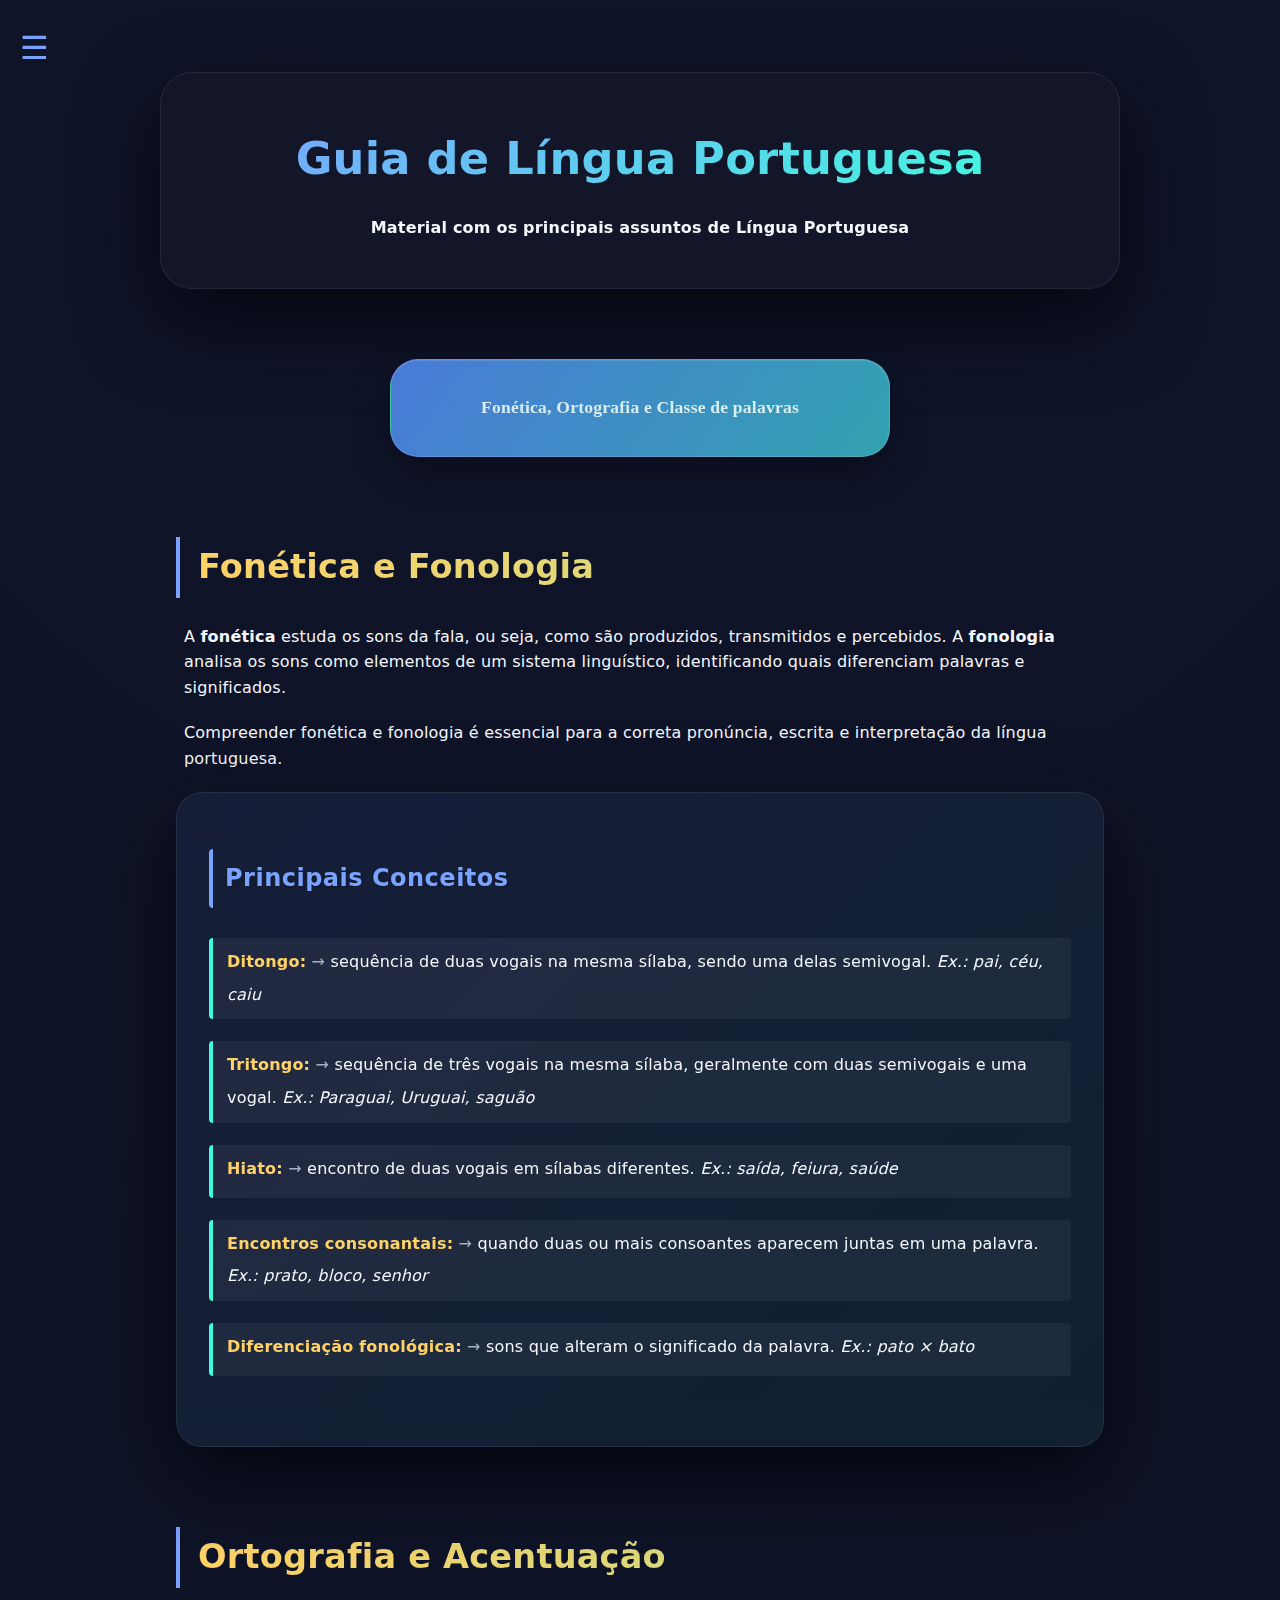
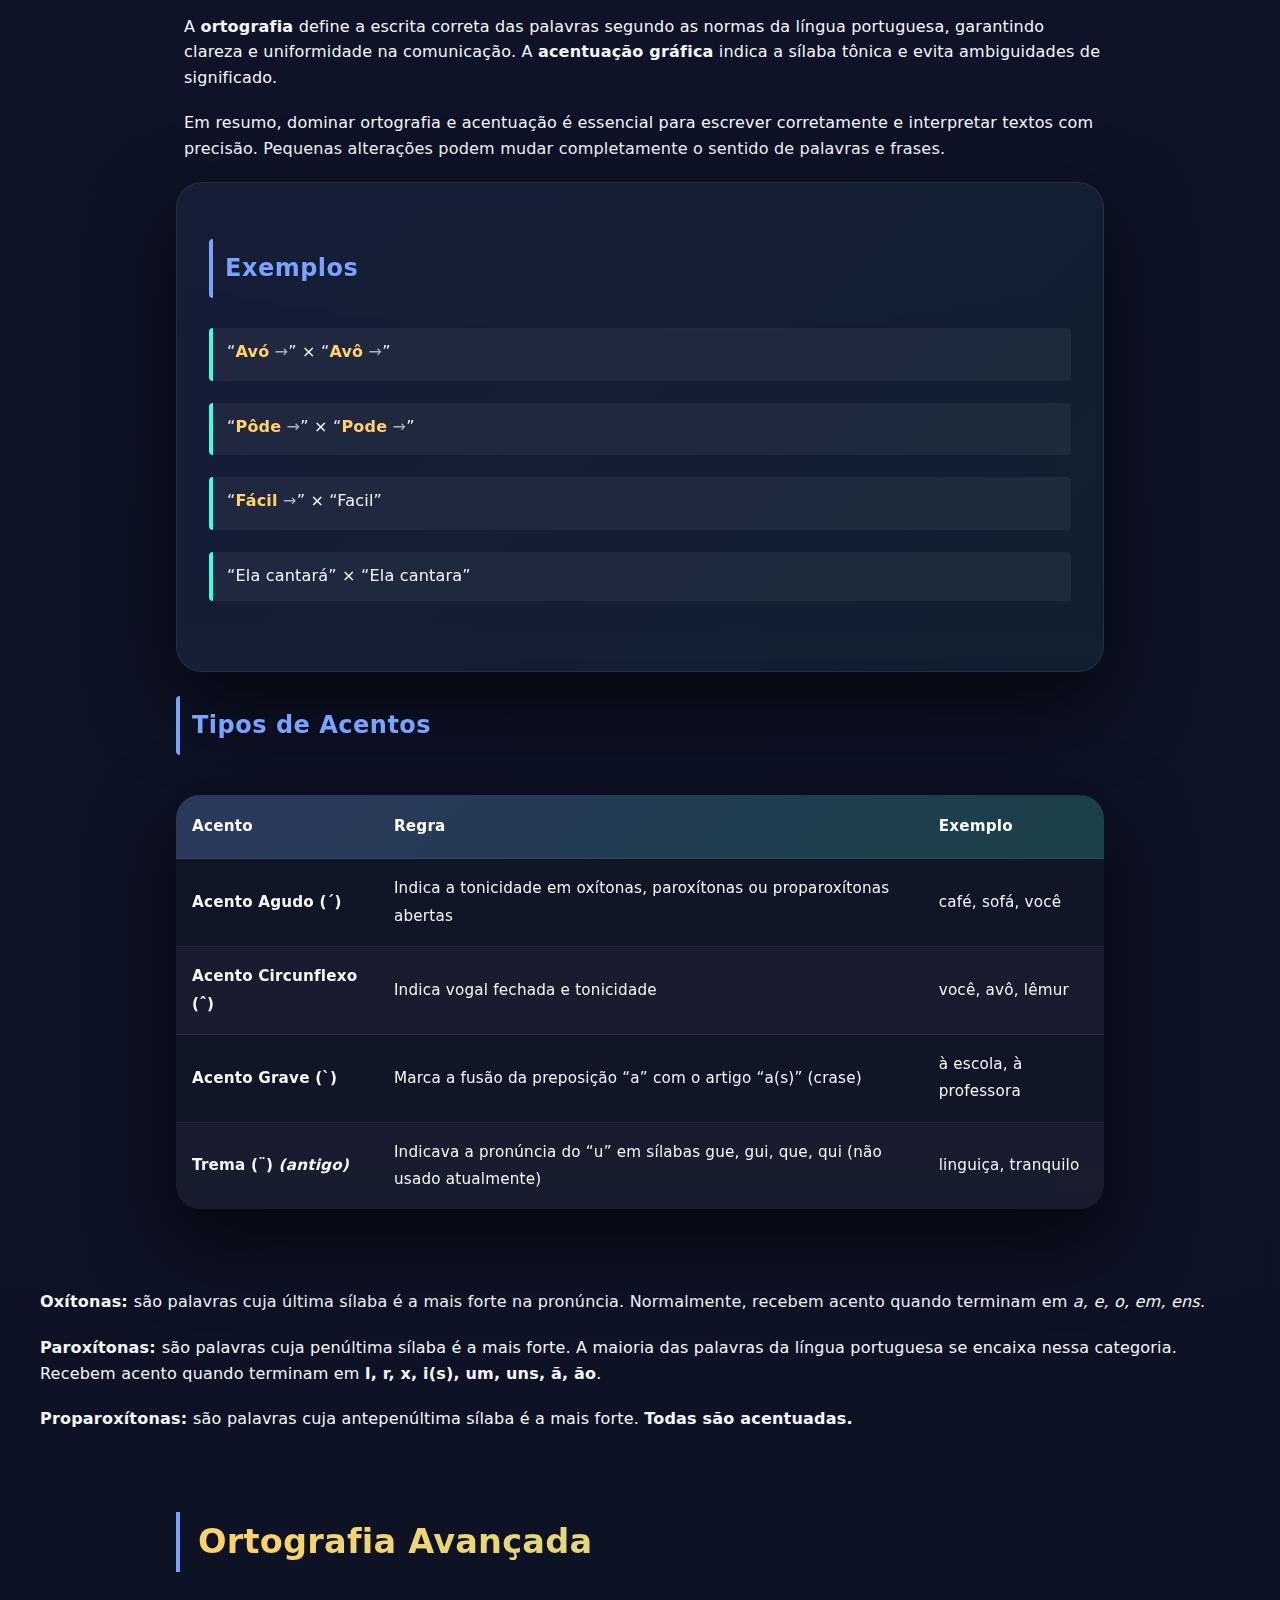
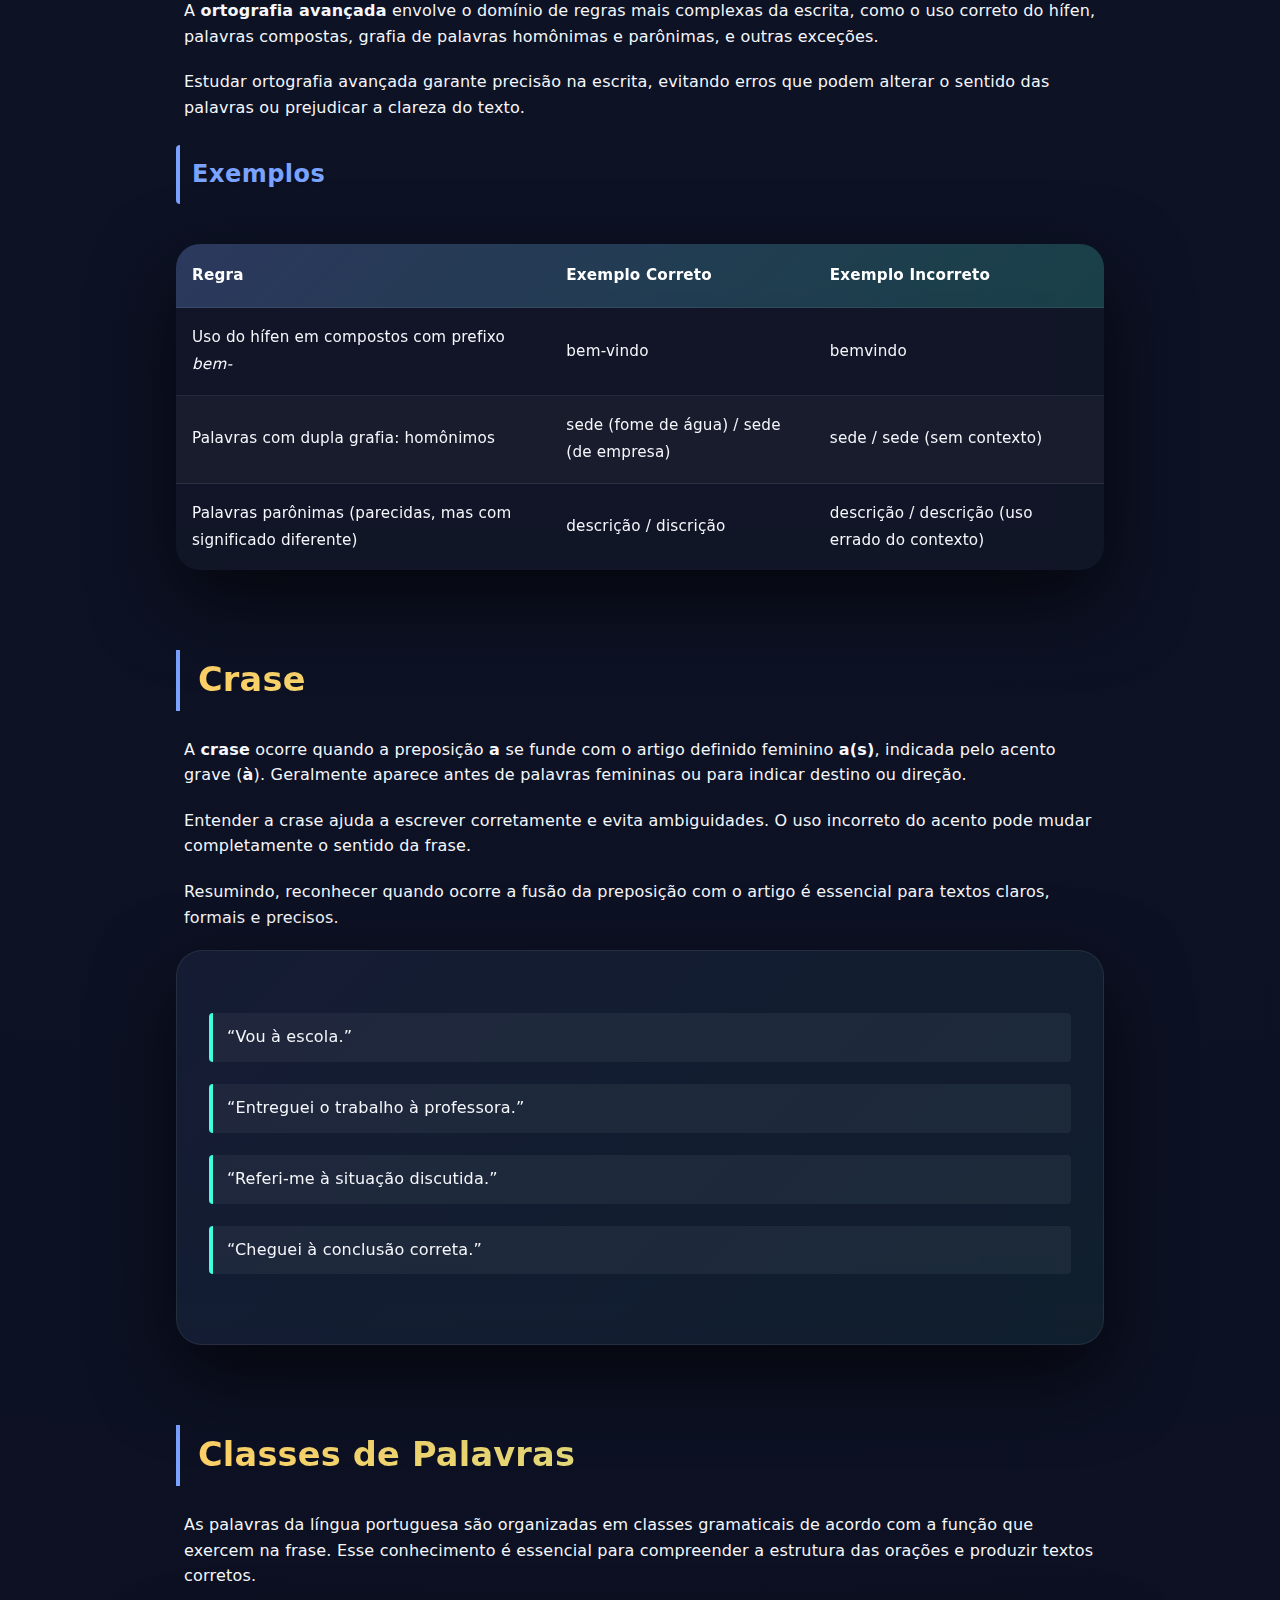
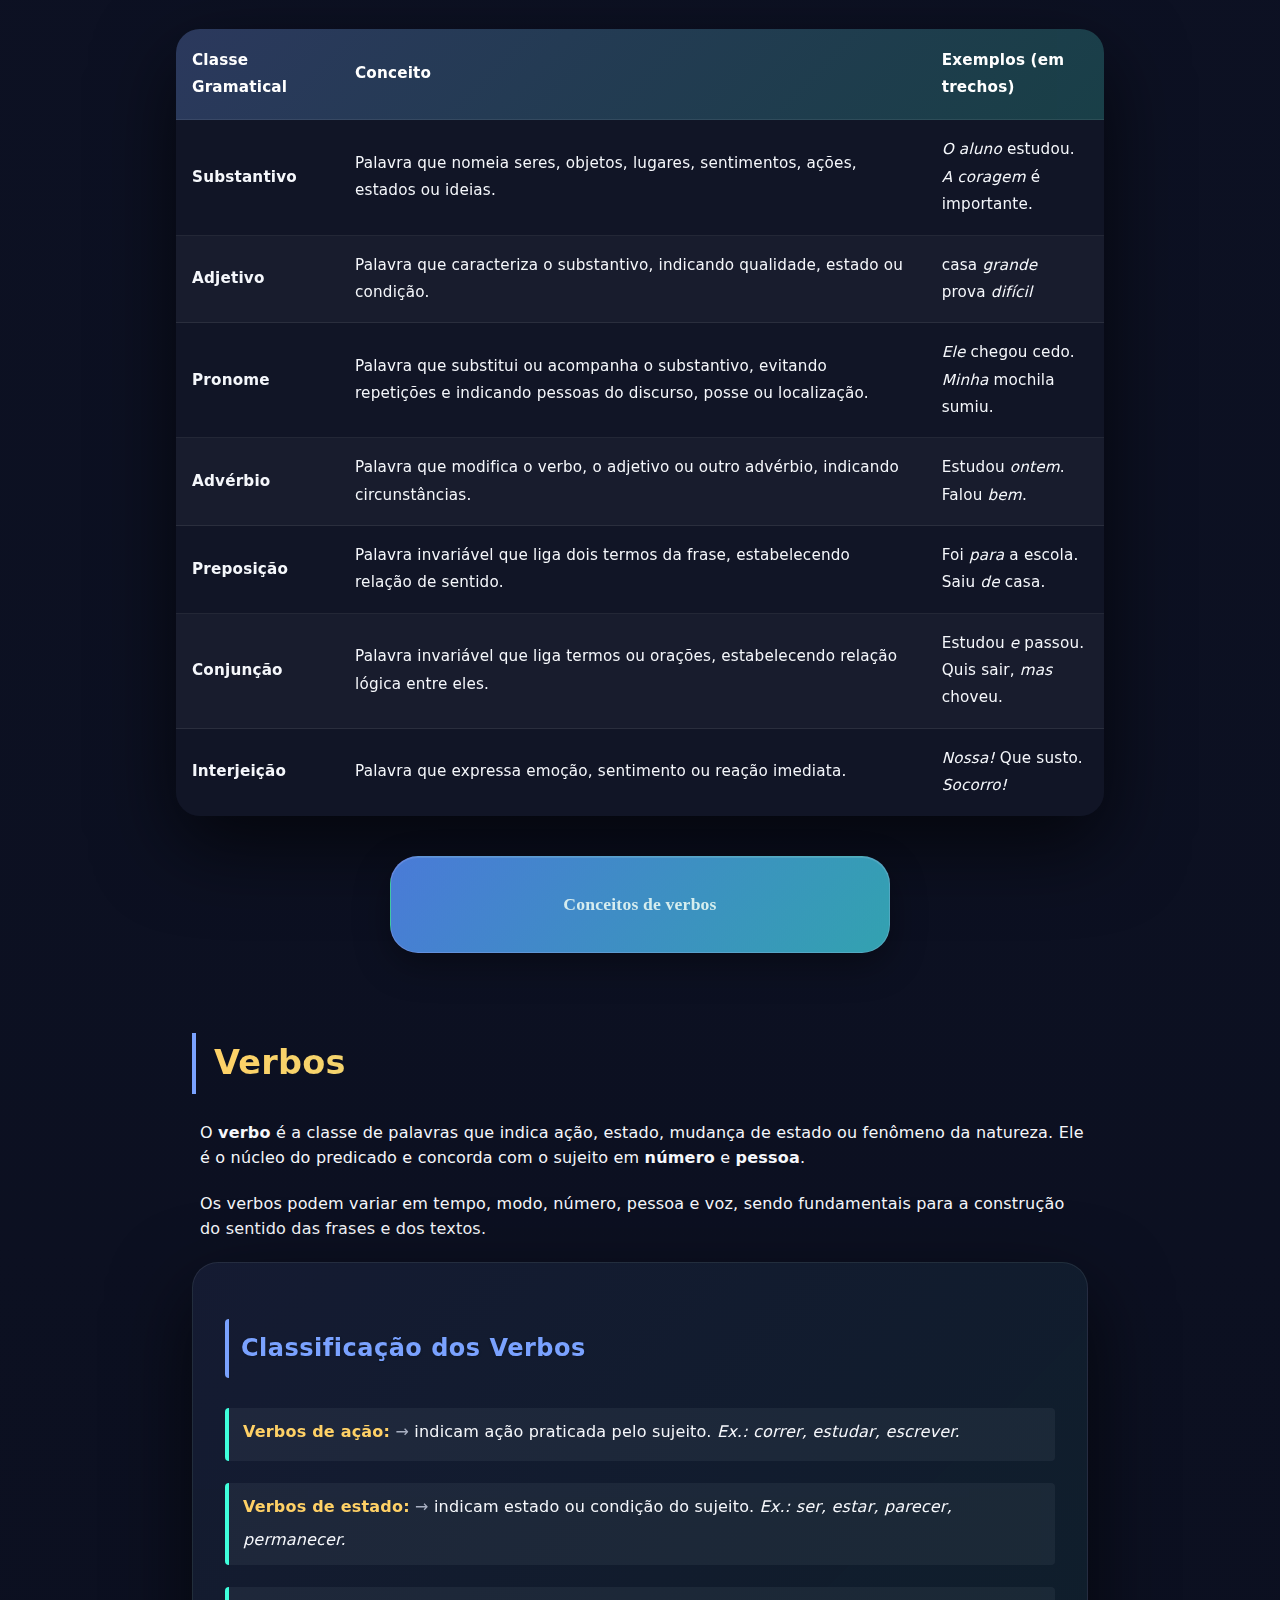
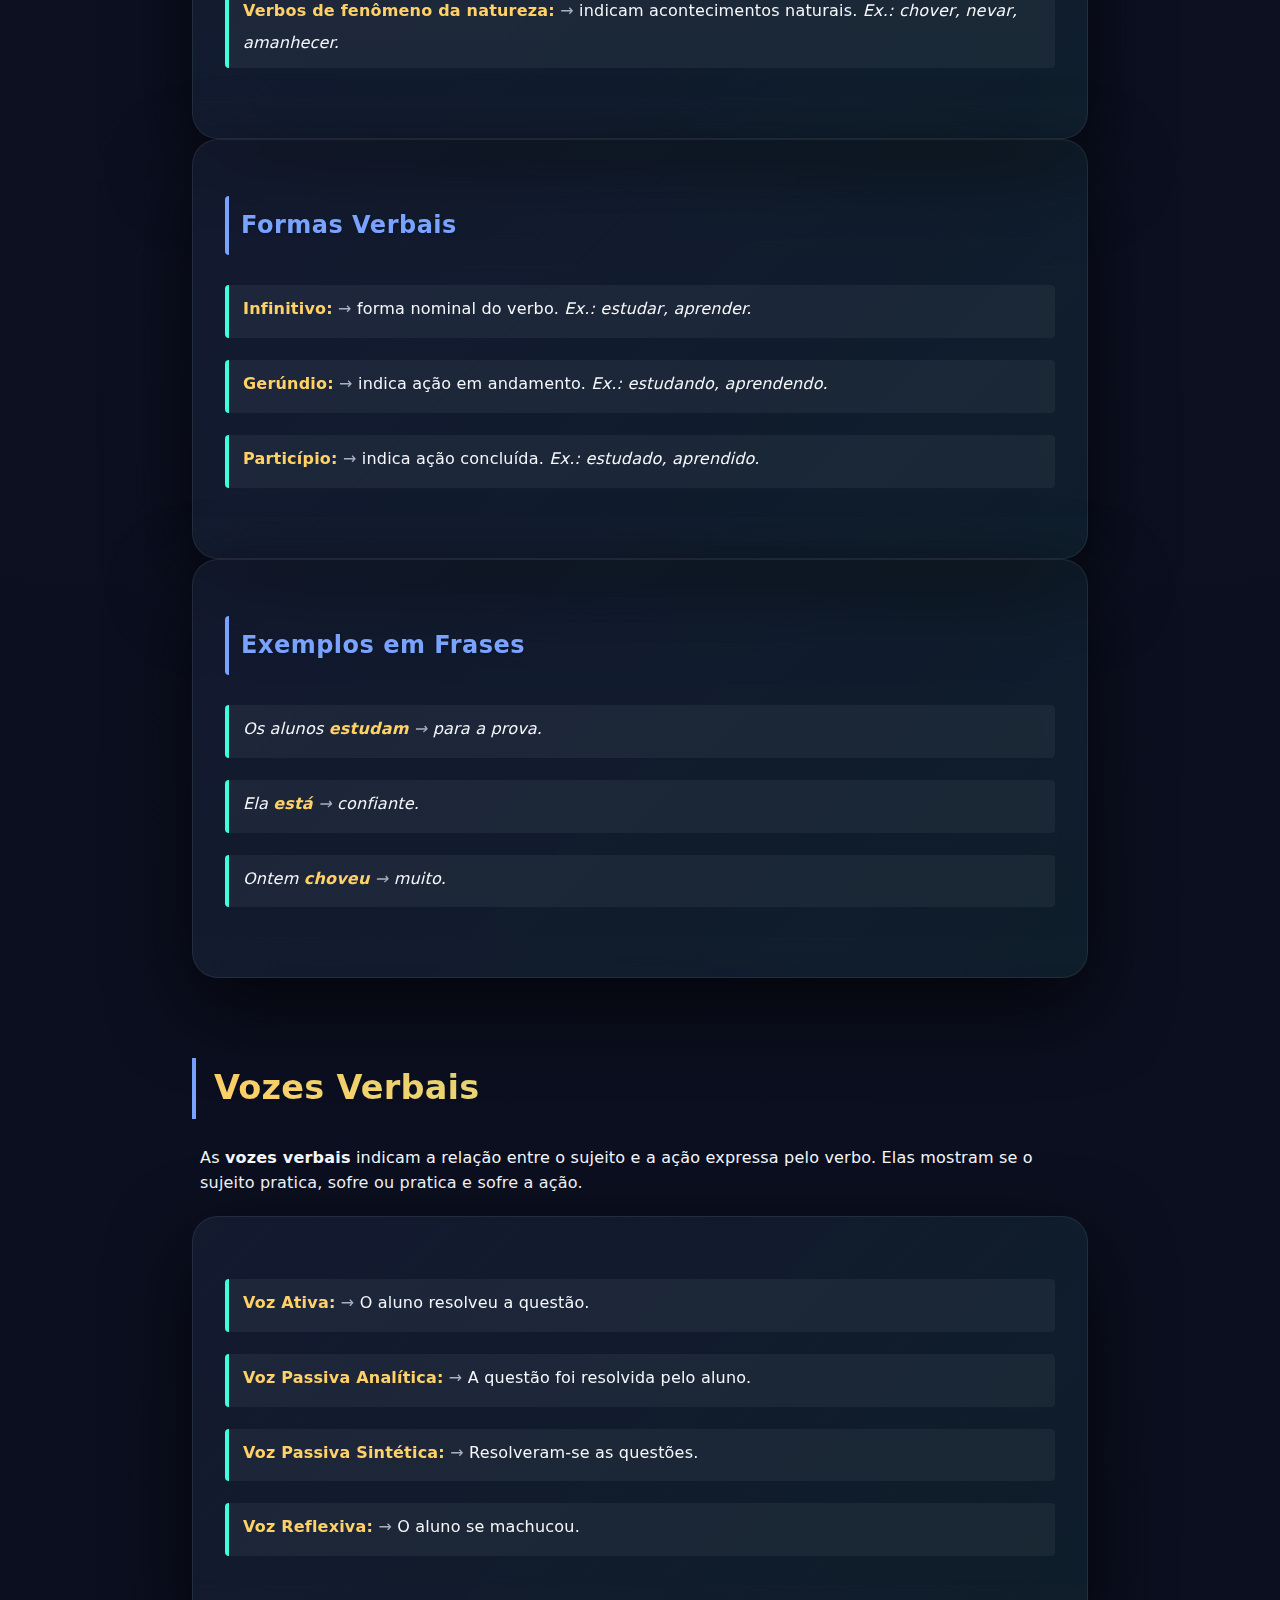
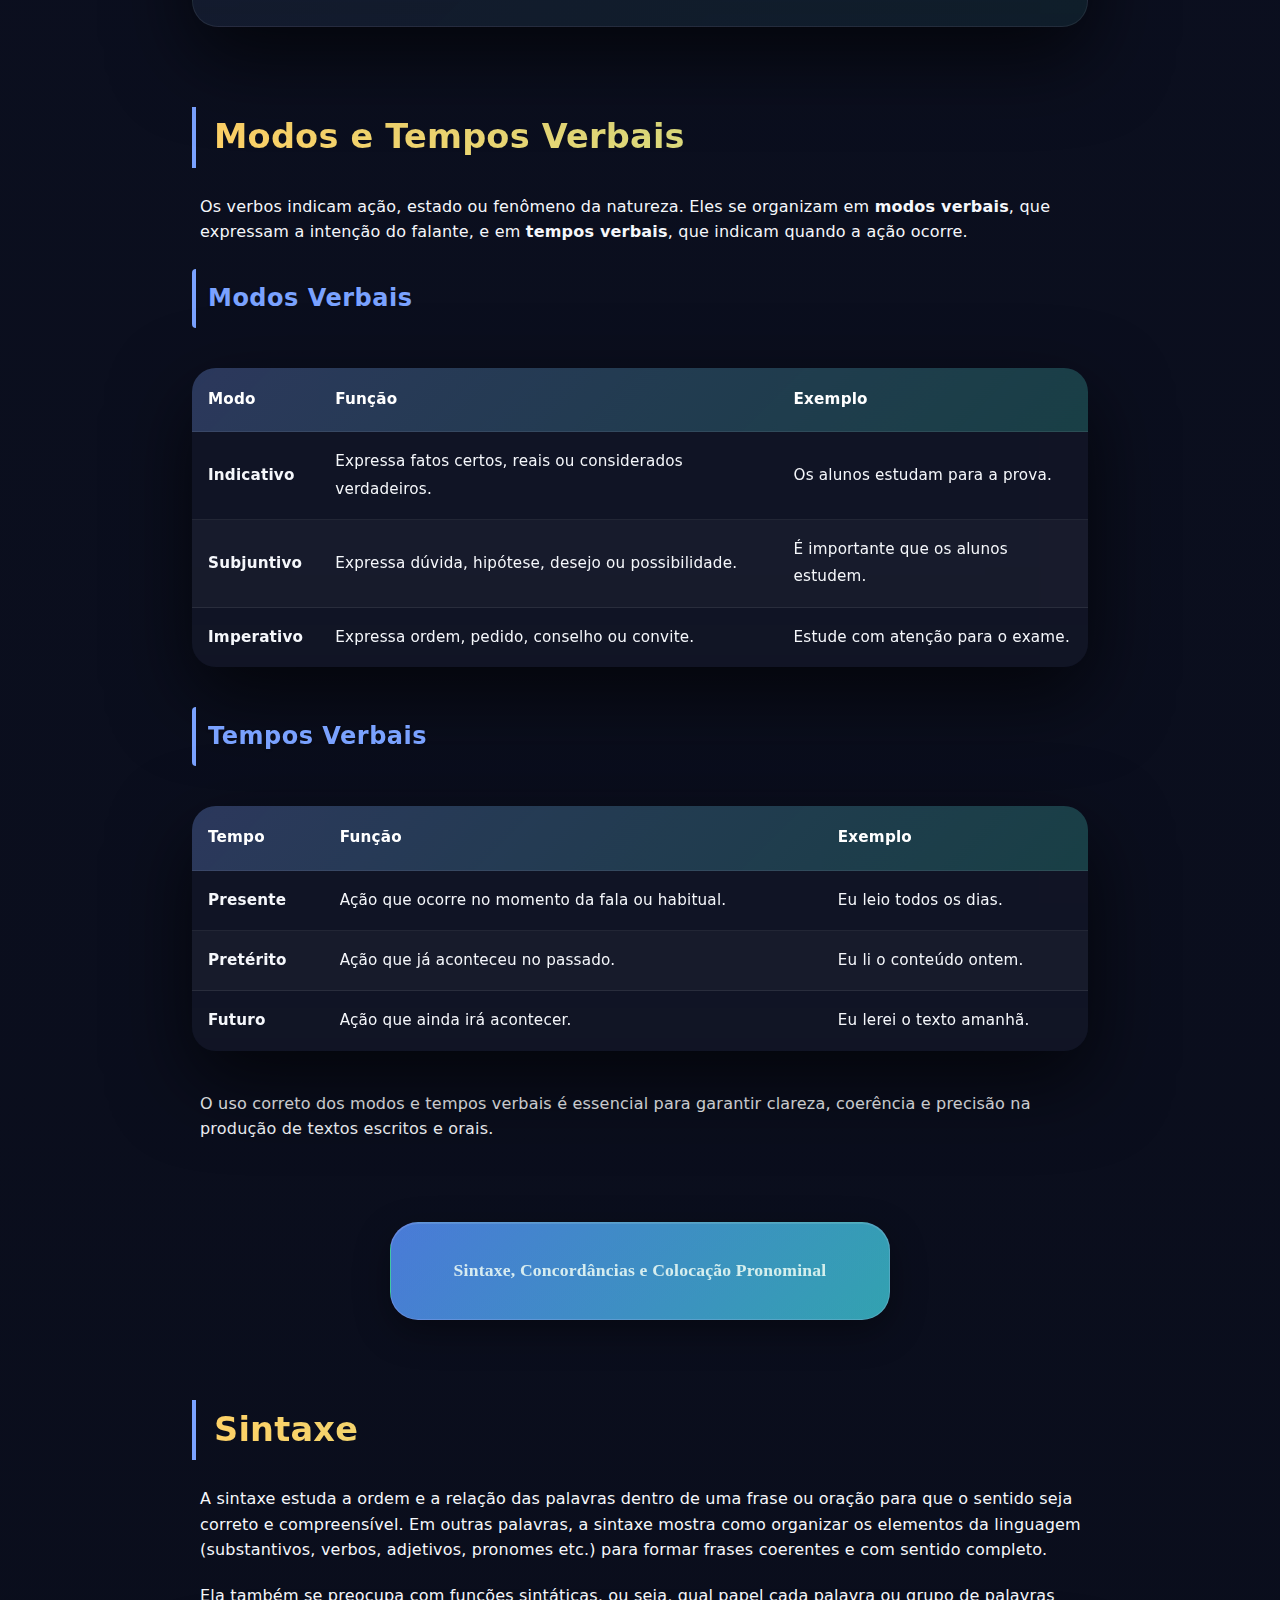
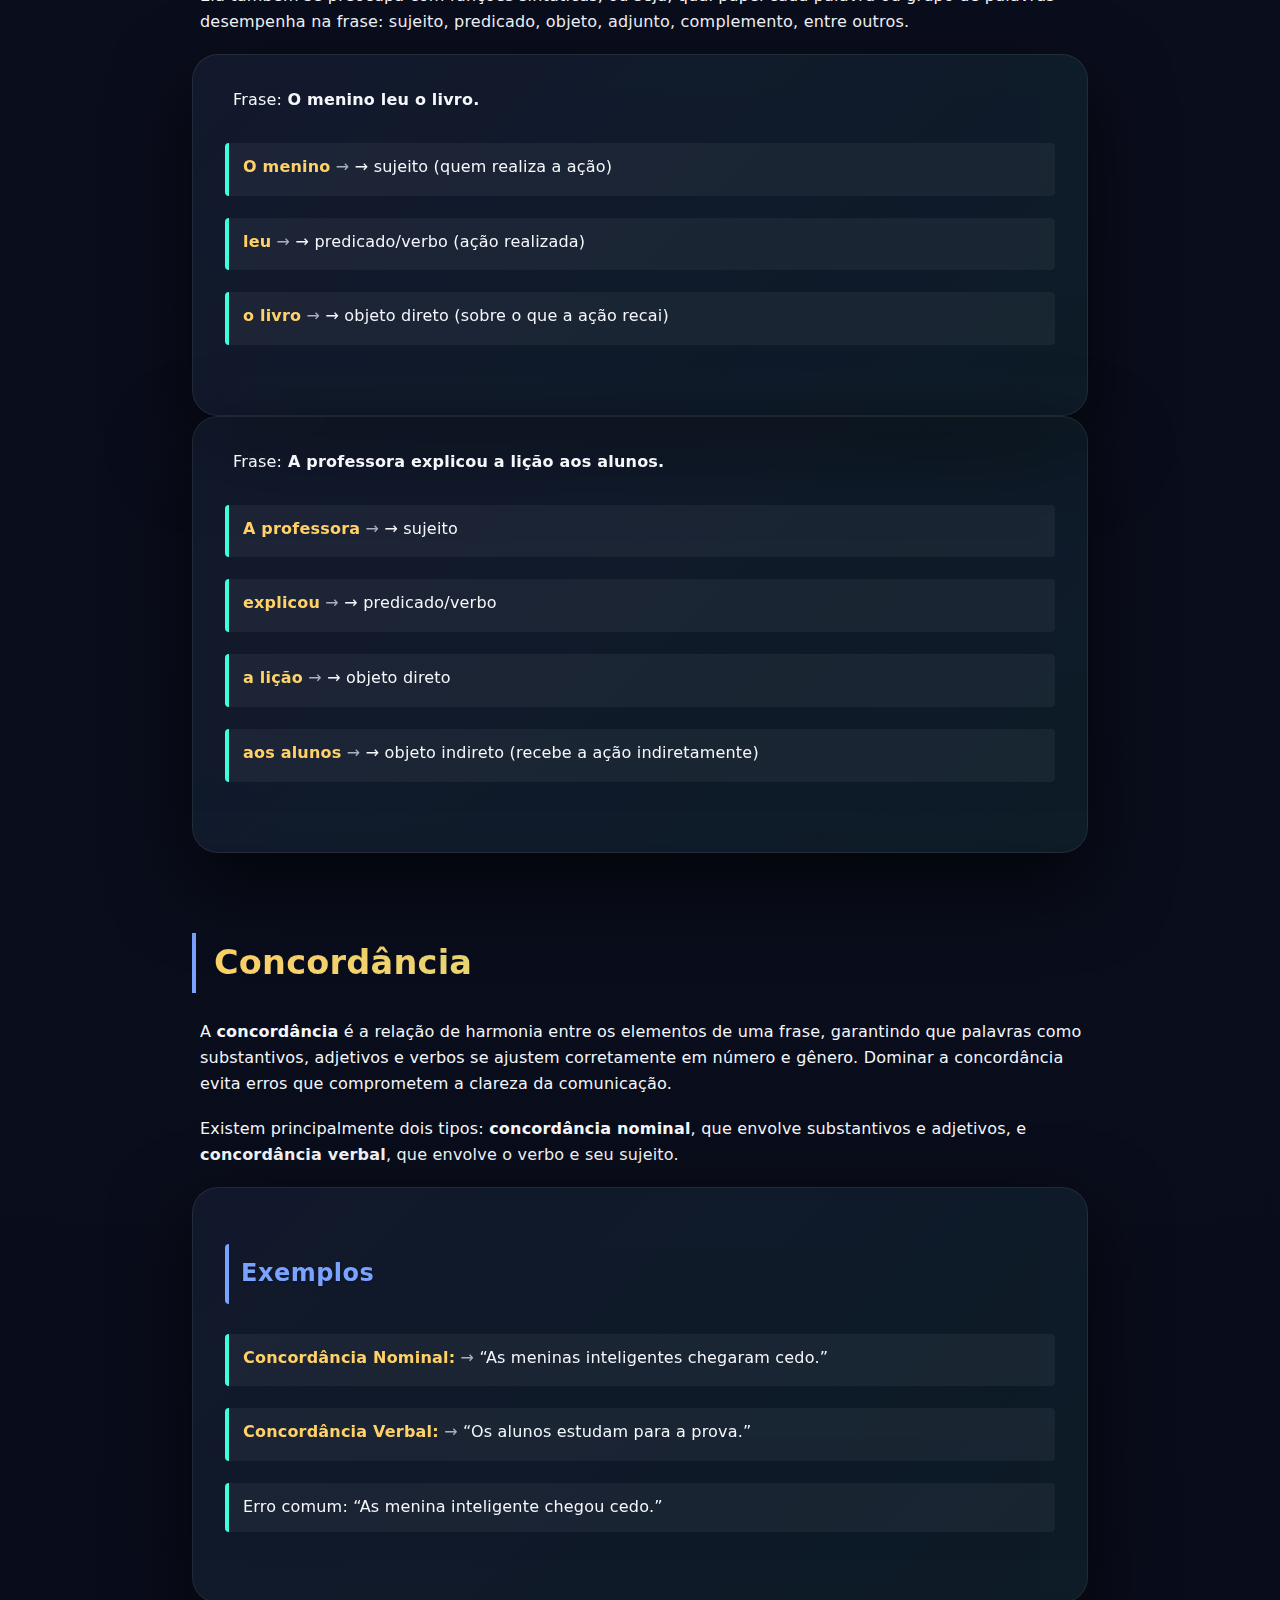
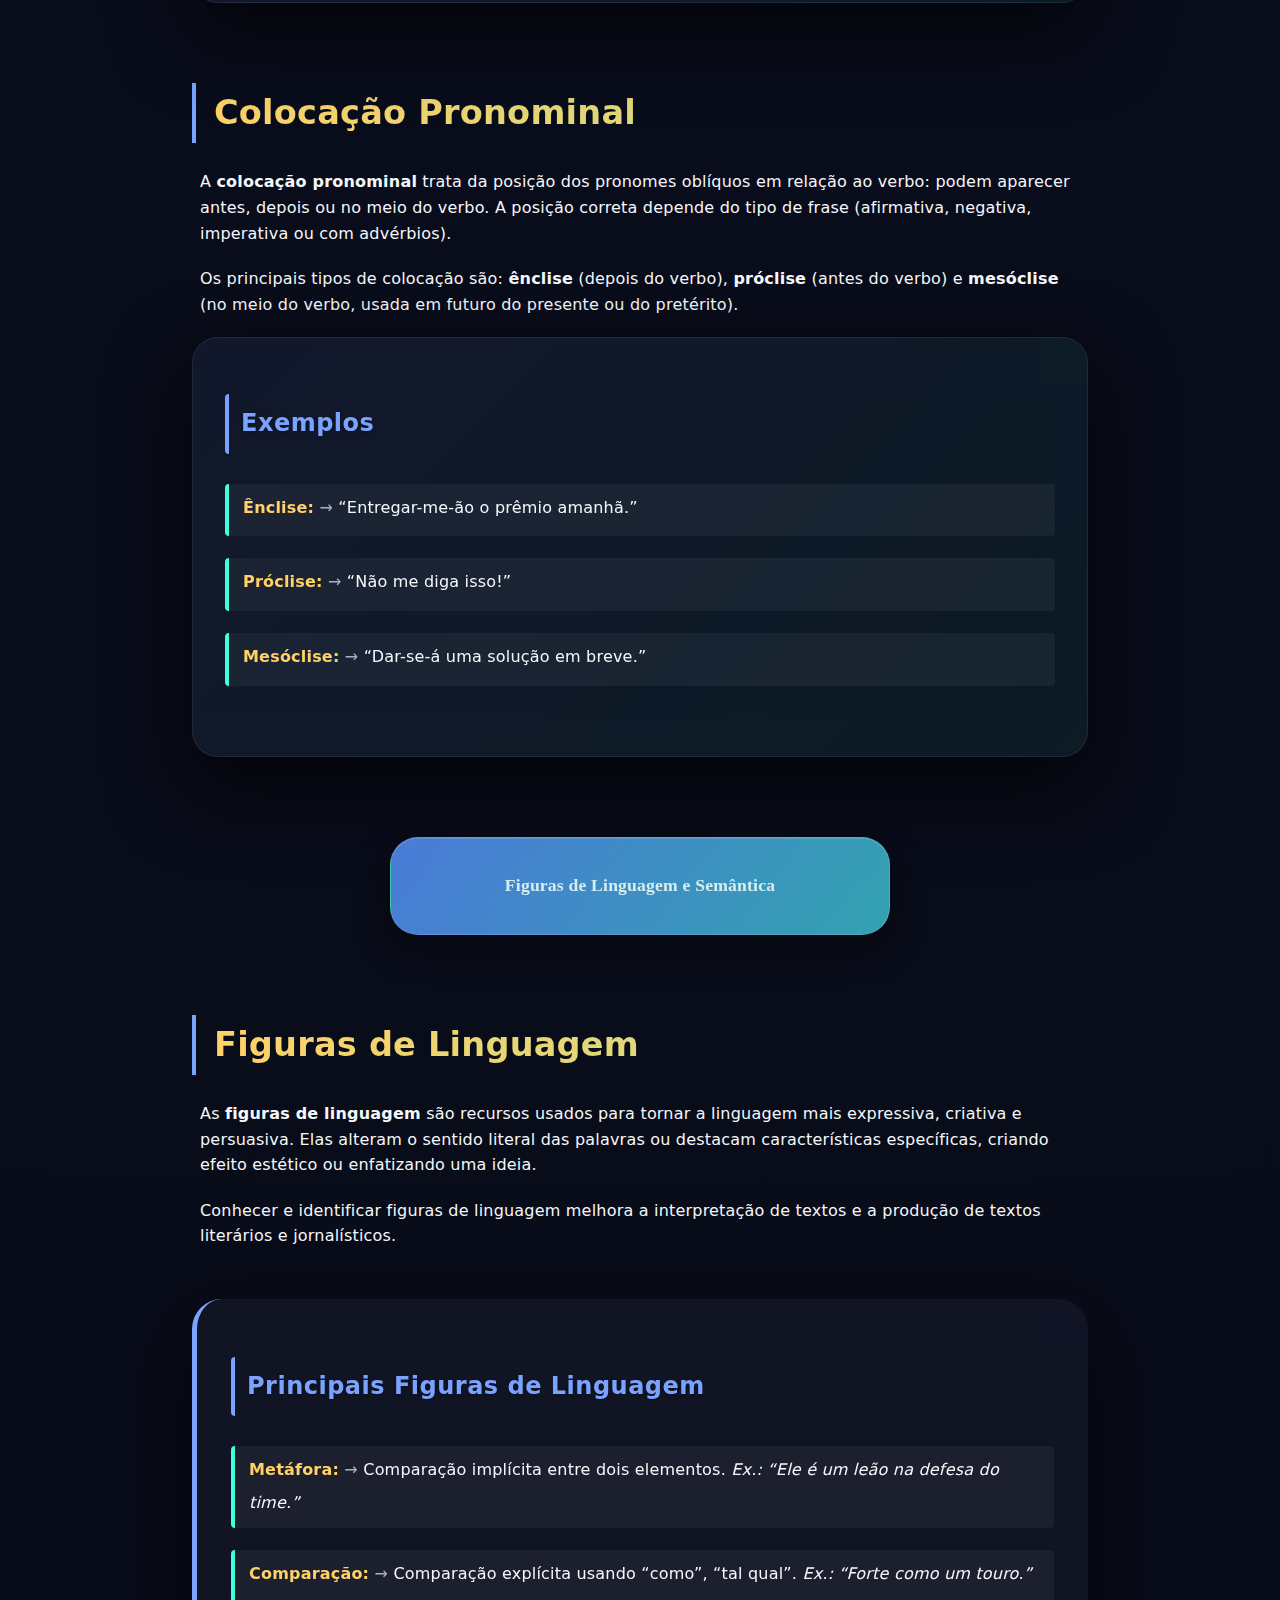
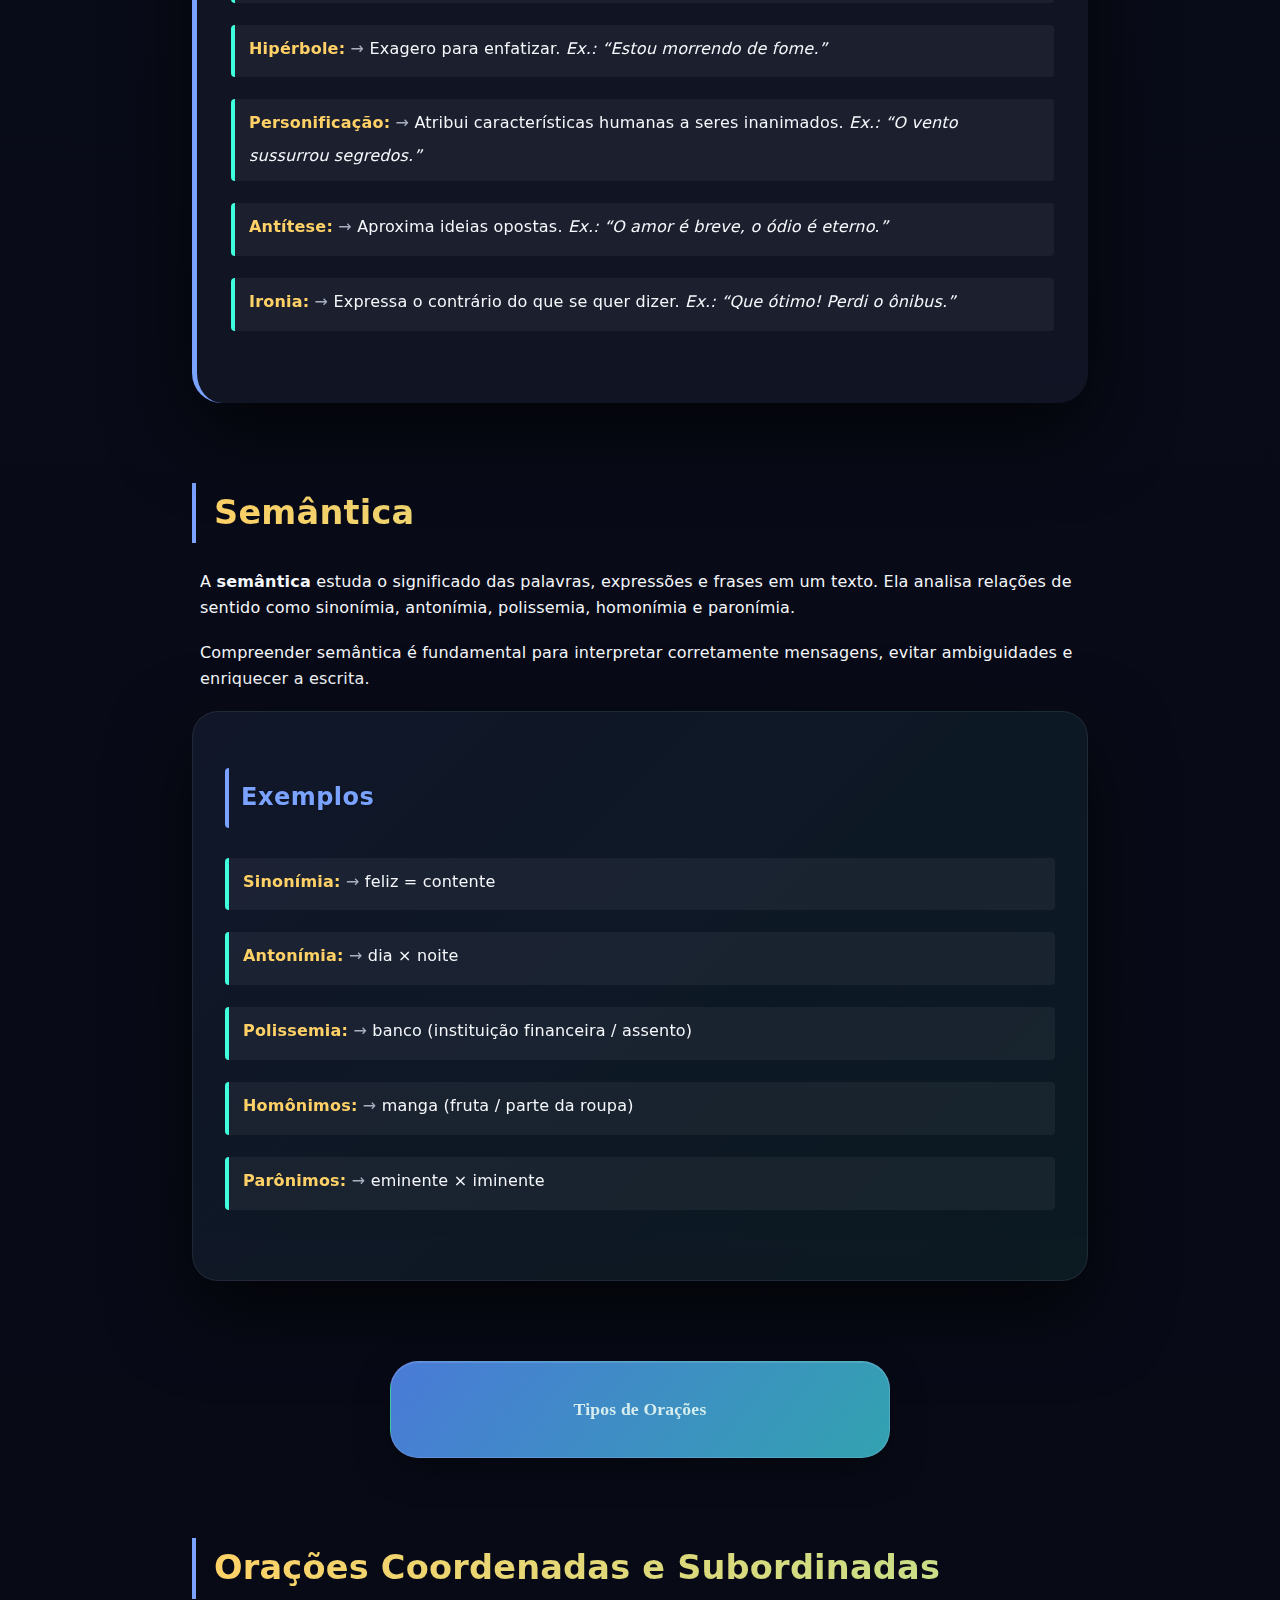
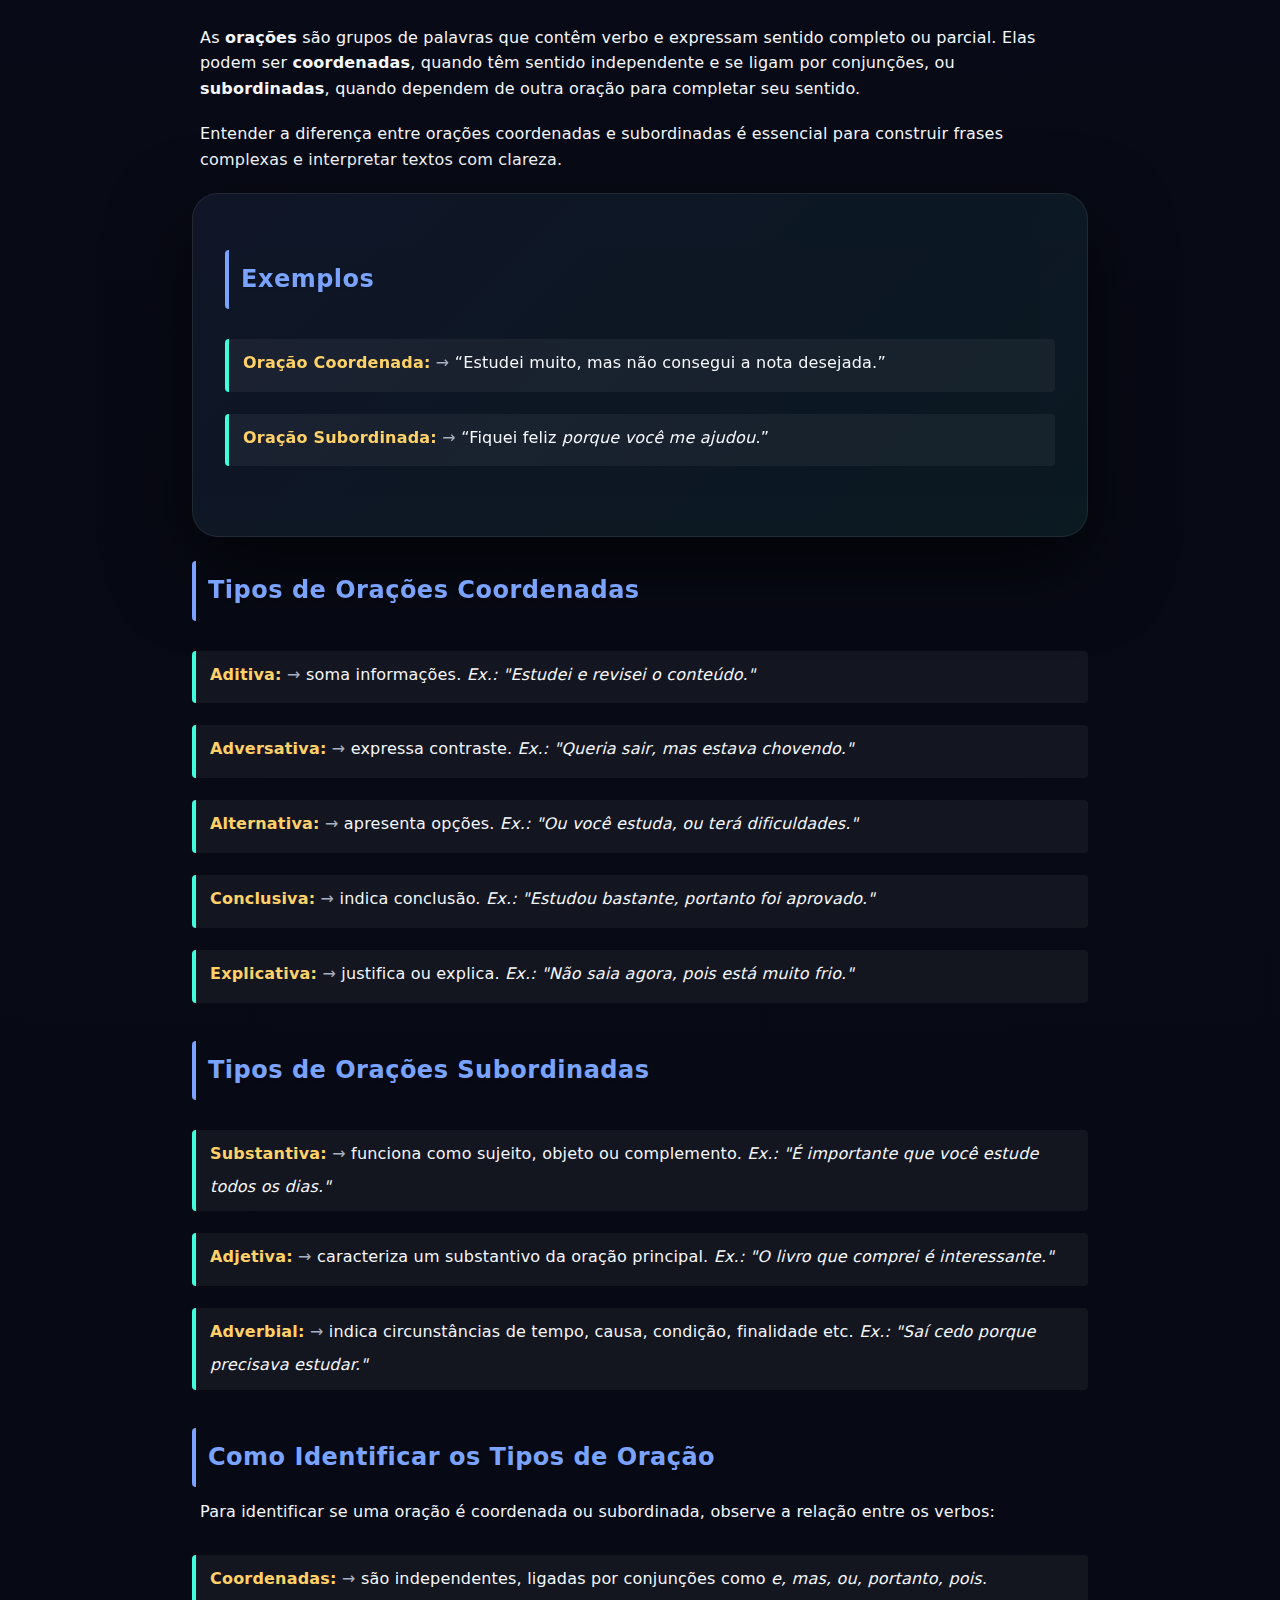
<file: portugues.html>
<!DOCTYPE html>
<html lang="pt-BR">
<head>
  <meta charset="UTF-8">
  <meta name="viewport" content="width=device-width, initial-scale=1.0">
  <title>Guia de Língua Portuguesa</title>
  <link rel="stylesheet" href="style.css">
</head>

<header>
  <h1>Guia de Língua Portuguesa</h1>
  <h4>Material com os principais assuntos de Língua Portuguesa</h4>
</header>

<body>
  <!-- MENU HAMBÚRGUER -->
  <input type="checkbox" id="menu-toggle">
  <label for="menu-toggle" class="menu-btn">☰</label>

  <nav class="menu-lateral">
    <h2>Menu</h2>
    <a href="index.html">Início</a>
    
    <a href="matematica.html">Matemática</a>
    <a href="redacao.html">Redação</a>
    <a href="exercicios.html">Exercícios</a>
    <a href="cursos.tecnico.html">Cursos Técnicos</a>
    
  </nav>
  
 

  <script src="quiz.js"></script>

<main>
  
  <div class="eixo-box">
    Fonética, Ortografia e Classe de palavras
  </div>
  <section class="section-box">
  <h2>Fonética e Fonologia</h2>
  <p>
    A <strong>fonética</strong> estuda os sons da fala, ou seja, como são produzidos, transmitidos e percebidos. A <strong>fonologia</strong> analisa os sons como elementos de um sistema linguístico, identificando quais diferenciam palavras e significados.
  </p>
  <p>
    Compreender fonética e fonologia é essencial para a correta pronúncia, escrita e interpretação da língua portuguesa.
  </p>

  <div class="exemplo">
    <h3>Principais Conceitos</h3>
    <ul>
      <li><strong>Ditongo:</strong> sequência de duas vogais na mesma sílaba, sendo uma delas semivogal. <em>Ex.: pai, céu, caiu</em></li>
      <li><strong>Tritongo:</strong> sequência de três vogais na mesma sílaba, geralmente com duas semivogais e uma vogal. <em>Ex.: Paraguai, Uruguai, saguão</em></li>
      <li><strong>Hiato:</strong> encontro de duas vogais em sílabas diferentes. <em>Ex.: saída, feiura, saúde</em></li>
      <li><strong>Encontros consonantais:</strong> quando duas ou mais consoantes aparecem juntas em uma palavra. <em>Ex.: prato, bloco, senhor</em></li>
      <li><strong>Diferenciação fonológica:</strong> sons que alteram o significado da palavra. <em>Ex.: pato × bato</em></li>
    </ul>
  </div>
</section>


  <!-- 1. Ortografia e Acentuação -->
  <section class="section-box">
    <h2>Ortografia e Acentuação</h2>
    <p>
      A <strong>ortografia</strong> define a escrita correta das palavras segundo as normas da língua portuguesa, garantindo clareza e uniformidade na comunicação. A <strong>acentuação gráfica</strong> indica a sílaba tônica e evita ambiguidades de significado.
    </p>
    <p>
      Em resumo, dominar ortografia e acentuação é essencial para escrever corretamente e interpretar textos com precisão. Pequenas alterações podem mudar completamente o sentido de palavras e frases.
    </p>

    <div class="exemplo">
      <h3>Exemplos</h3>
      <ul>
        <li>“<strong>Avó</strong>” × “<strong>Avô</strong>”</li>
        <li>“<strong>Pôde</strong>” × “<strong>Pode</strong>”</li>
        <li>“<strong>Fácil</strong>” × “Facil”</li>
        <li>“Ela cantará” × “Ela cantara”</li>
      </ul>
    </div>

    <div class="tabela-acento">
      <h3>Tipos de Acentos</h3>
      <table>
        <thead>
          <tr>
            <th>Acento</th>
            <th>Regra</th>
            <th>Exemplo</th>
          </tr>
        </thead>
        <tbody>
          <tr>
            <td><strong>Acento Agudo (´)</strong></td>
            <td>Indica a tonicidade em oxítonas, paroxítonas ou proparoxítonas abertas</td>
            <td>café, sofá, você</td>
          </tr>
          <tr>
            <td><strong>Acento Circunflexo (ˆ)</strong></td>
            <td>Indica vogal fechada e tonicidade</td>
            <td>você, avô, lêmur</td>
          </tr>
          <tr>
            <td><strong>Acento Grave (`)</strong></td>
            <td>Marca a fusão da preposição “a” com o artigo “a(s)” (crase)</td>
            <td>à escola, à professora</td>
          </tr>
          <tr>
            <td><strong>Trema (¨) <em>(antigo)</em></strong></td>
            <td>Indicava a pronúncia do “u” em sílabas gue, gui, que, qui (não usado atualmente)</td>
            <td>linguiça, tranquilo</td>
          </tr>
        </tbody>
      </table>
    </div>
  </section>

  <p><strong>Oxítonas: </strong> são palavras cuja última sílaba é a mais forte na pronúncia. Normalmente, recebem acento quando terminam em <em>a, e, o, em, ens</em>.</p>

  <p><strong>Paroxítonas: </strong> são palavras cuja penúltima sílaba é a mais forte. A maioria das palavras da língua portuguesa se encaixa nessa categoria. Recebem acento quando terminam em <strong>l, r, x, i(s), um, uns, ã, ão</strong>.</p>

  <p><strong>Proparoxítonas: </strong> são palavras cuja antepenúltima sílaba é a mais forte. <strong>Todas são acentuadas.</strong></p>

  <section class="section-box">
  <h2>Ortografia Avançada</h2>
  <p>
    A <strong>ortografia avançada</strong> envolve o domínio de regras mais complexas da escrita, como o uso correto do hífen, palavras compostas, grafia de palavras homônimas e parônimas, e outras exceções.
  </p>
  <p>
    Estudar ortografia avançada garante precisão na escrita, evitando erros que podem alterar o sentido das palavras ou prejudicar a clareza do texto.
  </p>

  <div class="tabela-acento">
    <h3>Exemplos</h3>
    <table>
      <thead>
        <tr>
          <th>Regra</th>
          <th>Exemplo Correto</th>
          <th>Exemplo Incorreto</th>
        </tr>
      </thead>
      <tbody>
        <tr>
          <td>Uso do hífen em compostos com prefixo <em>bem-</em></td>
          <td>bem-vindo</td>
          <td>bemvindo</td>
        </tr>
        <tr>
          <td>Palavras com dupla grafia: homônimos</td>
          <td>sede (fome de água) / sede (de empresa)</td>
          <td>sede / sede (sem contexto)</td>
        </tr>
        <tr>
          <td>Palavras parônimas (parecidas, mas com significado diferente)</td>
          <td>descrição / discrição</td>
          <td>descrição / descrição (uso errado do contexto)</td>
        </tr>
      </tbody>
    </table>
  </div>
</section>
  <!-- 2. Crase -->
  <section class="section-box">
    <h2>Crase</h2>
    <p>
      A <strong>crase</strong> ocorre quando a preposição <strong>a</strong> se funde com o artigo definido feminino <strong>a(s)</strong>, indicada pelo acento grave (<strong>à</strong>). Geralmente aparece antes de palavras femininas ou para indicar destino ou direção.
    </p>
    <p>
      Entender a crase ajuda a escrever corretamente e evita ambiguidades. O uso incorreto do acento pode mudar completamente o sentido da frase.
    </p>
    <p>
      Resumindo, reconhecer quando ocorre a fusão da preposição com o artigo é essencial para textos claros, formais e precisos.
    </p>

    <div class="exemplo">
      <ul>
        <li>“Vou à escola.”</li>
        <li>“Entreguei o trabalho à professora.”</li>
        <li>“Referi-me à situação discutida.”</li>
        <li>“Cheguei à conclusão correta.”</li>
      </ul>
    </div>
  </section>

  <!-- 3. Classes de Palavras -->
  <section class="section-box">
    <h2>Classes de Palavras</h2>
    <p>
      As palavras da língua portuguesa são organizadas em classes gramaticais de acordo
      com a função que exercem na frase. Esse conhecimento é essencial para compreender
      a estrutura das orações e produzir textos corretos.
    </p>


   
  <table class="tabela- cento">
  <thead>
    <tr>
      <th>Classe Gramatical</th>
      <th>Conceito</th>
      <th>Exemplos (em trechos)</th>
    </tr>
  </thead>
  <tbody>
    <tr>
      <td><strong>Substantivo</strong></td>
      <td>
        Palavra que nomeia seres, objetos, lugares, sentimentos, ações, estados
        ou ideias.
      </td>
      <td>
        <em>O aluno</em> estudou.<br>
        <em>A coragem</em> é importante.
      </td>
    </tr>

    <tr>
      <td><strong>Adjetivo</strong></td>
      <td>
        Palavra que caracteriza o substantivo, indicando qualidade, estado ou
        condição.
      </td>
      <td>
        casa <em>grande</em><br>
        prova <em>difícil</em>
      </td>
    </tr>

    <tr>
      <td><strong>Pronome</strong></td>
      <td>
        Palavra que substitui ou acompanha o substantivo, evitando repetições e
        indicando pessoas do discurso, posse ou localização.
      </td>
      <td>
        <em>Ele</em> chegou cedo.<br>
        <em>Minha</em> mochila sumiu.
      </td>
    </tr>

    <tr>
      <td><strong>Advérbio</strong></td>
      <td>
        Palavra que modifica o verbo, o adjetivo ou outro advérbio, indicando
        circunstâncias.
      </td>
      <td>
        Estudou <em>ontem</em>.<br>
        Falou <em>bem</em>.
      </td>
    </tr>

    <tr>
      <td><strong>Preposição</strong></td>
      <td>
        Palavra invariável que liga dois termos da frase, estabelecendo relação
        de sentido.
      </td>
      <td>
        Foi <em>para</em> a escola.<br>
        Saiu <em>de</em> casa.
      </td>
    </tr>

    <tr>
      <td><strong>Conjunção</strong></td>
      <td>
        Palavra invariável que liga termos ou orações, estabelecendo relação
        lógica entre eles.
      </td>
      <td>
        Estudou <em>e</em> passou.<br>
        Quis sair, <em>mas</em> choveu.
      </td>
    </tr>

    <tr>
      <td><strong>Interjeição</strong></td>
      <td>
        Palavra que expressa emoção, sentimento ou reação imediata.
      </td>
      <td>
        <em>Nossa!</em> Que susto.<br>
        <em>Socorro!</em>
      </td>
    </tr>
  </tbody>
</table>

  
    <div class="eixo-box">
      Conceitos de verbos 
    </div>
  <section class="section-box">
  <h2>Verbos</h2>
  <p>
    O <strong>verbo</strong> é a classe de palavras que indica ação, estado, mudança de estado
    ou fenômeno da natureza. Ele é o núcleo do predicado e concorda com o sujeito em
    <strong>número</strong> e <strong>pessoa</strong>.
  </p>

  <p>
    Os verbos podem variar em tempo, modo, número, pessoa e voz, sendo fundamentais
    para a construção do sentido das frases e dos textos.
  </p>

  <div class="exemplo">
    <h3>Classificação dos Verbos</h3>
    <ul>
      <li><strong>Verbos de ação:</strong> indicam ação praticada pelo sujeito.  
        <em>Ex.: correr, estudar, escrever.</em>
      </li>
      <li><strong>Verbos de estado:</strong> indicam estado ou condição do sujeito.  
        <em>Ex.: ser, estar, parecer, permanecer.</em>
      </li>
      <li><strong>Verbos de fenômeno da natureza:</strong> indicam acontecimentos naturais.  
        <em>Ex.: chover, nevar, amanhecer.</em>
      </li>
    </ul>
  </div>

  <div class="exemplo">
    <h3>Formas Verbais</h3>
    <ul>
      <li><strong>Infinitivo:</strong> forma nominal do verbo.  
        <em>Ex.: estudar, aprender.</em>
      </li>
      <li><strong>Gerúndio:</strong> indica ação em andamento.  
        <em>Ex.: estudando, aprendendo.</em>
      </li>
      <li><strong>Particípio:</strong> indica ação concluída.  
        <em>Ex.: estudado, aprendido.</em>
      </li>
    </ul>
  </div>

  <div class="exemplo">
    <h3>Exemplos em Frases</h3>
    <ul>
      <li><em>Os alunos <strong>estudam</strong> para a prova.</em></li>
      <li><em>Ela <strong>está</strong> confiante.</em></li>
      <li><em>Ontem <strong>choveu</strong> muito.</em></li>
    </ul>
  </div>


</section>
  
  <section class="section-box">
  <h2>Vozes Verbais</h2>
  <p>
    As <strong>vozes verbais</strong> indicam a relação entre o sujeito e a ação expressa pelo verbo.
    Elas mostram se o sujeito pratica, sofre ou pratica e sofre a ação.
  </p>

  <div class="exemplo">
    <ul>
      <li><strong>Voz Ativa:</strong> O aluno resolveu a questão.</li>
      <li><strong>Voz Passiva Analítica:</strong> A questão foi resolvida pelo aluno.</li>
      <li><strong>Voz Passiva Sintética:</strong> Resolveram-se as questões.</li>
      <li><strong>Voz Reflexiva:</strong> O aluno se machucou.</li>
    </ul>
  </div>
</section>

             <!-- ================= MODOS E TEMPOS VERBAIS ================= -->
<section class="section-box">
  <h2>Modos e Tempos Verbais</h2>

  <p>
    Os verbos indicam ação, estado ou fenômeno da natureza.
    Eles se organizam em <strong>modos verbais</strong>, que expressam a intenção
    do falante, e em <strong>tempos verbais</strong>, que indicam quando a ação ocorre.
  </p>

  <h3>Modos Verbais</h3>
  <div class="tabela-verbo">
    <table>
      <thead>
        <tr>
          <th>Modo</th>
          <th>Função</th>
          <th>Exemplo</th>
        </tr>
      </thead>
      <tbody>
        <tr>
          <td><strong>Indicativo</strong></td>
          <td>Expressa fatos certos, reais ou considerados verdadeiros.</td>
          <td>Os alunos estudam para a prova.</td>
        </tr>
        <tr>
          <td><strong>Subjuntivo</strong></td>
          <td>Expressa dúvida, hipótese, desejo ou possibilidade.</td>
          <td>É importante que os alunos estudem.</td>
        </tr>
        <tr>
          <td><strong>Imperativo</strong></td>
          <td>Expressa ordem, pedido, conselho ou convite.</td>
          <td>Estude com atenção para o exame.</td>
        </tr>
      </tbody>
    </table>
  </div>

  <h3>Tempos Verbais</h3>
  <div class="tabela-verbo">
    <table>
      <thead>
        <tr>
          <th>Tempo</th>
          <th>Função</th>
          <th>Exemplo</th>
        </tr>
      </thead>
      <tbody>
        <tr>
          <td><strong>Presente</strong></td>
          <td>Ação que ocorre no momento da fala ou habitual.</td>
          <td>Eu leio todos os dias.</td>
        </tr>
        <tr>
          <td><strong>Pretérito</strong></td>
          <td>Ação que já aconteceu no passado.</td>
          <td>Eu li o conteúdo ontem.</td>
        </tr>
        <tr>
          <td><strong>Futuro</strong></td>
          <td>Ação que ainda irá acontecer.</td>
          <td>Eu lerei o texto amanhã.</td>
        </tr>
      </tbody>
    </table>
  </div>

  <p>
    O uso correto dos modos e tempos verbais é essencial para garantir clareza,
    coerência e precisão na produção de textos escritos e orais.
  </p>
</section>
    
    <div class="eixo-box">
      Sintaxe, Concordâncias e Colocação Pronominal
    </div>
  <!-- 4. Sintaxe -->
  <section class="section-box">
    <h2>Sintaxe</h2>
    <p>
      A sintaxe estuda a ordem e a relação das palavras dentro de uma frase ou oração para que o sentido seja correto e compreensível. Em outras palavras, a sintaxe mostra como organizar os elementos da linguagem (substantivos, verbos, adjetivos, pronomes etc.) para formar frases coerentes e com sentido completo.
    </p>
    <p>
      Ela também se preocupa com funções sintáticas, ou seja, qual papel cada palavra ou grupo de palavras desempenha na frase: sujeito, predicado, objeto, adjunto, complemento, entre outros.
    </p>

    <div class="exemplo">
      <p>Frase: <strong> O menino leu o livro.</strong></p>
      <ul>
        <li><strong>O menino</strong> → sujeito (quem realiza a ação)</li>
        <li><strong>leu</strong> → predicado/verbo (ação realizada)</li>
        <li><strong>o livro</strong> → objeto direto (sobre o que a ação recai)</li>
      </ul>
    </div>

    <div class="exemplo">
      <p>Frase:<strong> A professora explicou a lição aos alunos.</strong></p>
      <ul>
        <li><strong>A professora</strong> → sujeito</li>
        <li><strong>explicou</strong> → predicado/verbo</li>
        <li><strong>a lição</strong> → objeto direto</li>
        <li><strong>aos alunos</strong> → objeto indireto (recebe a ação indiretamente)</li>
      </ul>
    </div>
  </section>
  
  <!-- ================= 8. Concordância ================= -->
<section class="section-box">
  <h2>Concordância</h2>
  <p>
    A <strong>concordância</strong> é a relação de harmonia entre os elementos de uma frase,
    garantindo que palavras como substantivos, adjetivos e verbos se ajustem corretamente
    em número e gênero. Dominar a concordância evita erros que comprometem a clareza da comunicação.
  </p>
  <p>
    Existem principalmente dois tipos: <strong>concordância nominal</strong>, que envolve substantivos e adjetivos, e <strong>concordância verbal</strong>, que envolve o verbo e seu sujeito.
  </p>

  <div class="exemplo">
    <h3>Exemplos</h3>
    <ul>
      <li><strong>Concordância Nominal:</strong> “As meninas inteligentes chegaram cedo.”</li>
      <li><strong>Concordância Verbal:</strong> “Os alunos estudam para a prova.”</li>
      <li>Erro comum: “As menina inteligente chegou cedo.”</li>
    </ul>
  </div>
</section>

<!-- ================= 9. Colocação Pronominal ================= -->
<section class="section-box">
  <h2>Colocação Pronominal</h2>
  <p>
    A <strong>colocação pronominal</strong> trata da posição dos pronomes oblíquos em relação ao verbo: podem aparecer antes, depois ou no meio do verbo.
    A posição correta depende do tipo de frase (afirmativa, negativa, imperativa ou com advérbios).
  </p>
  <p>
    Os principais tipos de colocação são: <strong>ênclise</strong> (depois do verbo), <strong>próclise</strong> (antes do verbo) e <strong>mesóclise</strong> (no meio do verbo, usada em futuro do presente ou do pretérito).
  </p>

  <div class="exemplo">
    <h3>Exemplos</h3>
    <ul>
      <li><strong>Ênclise:</strong> “Entregar-me-ão o prêmio amanhã.”</li>
      <li><strong>Próclise:</strong> “Não me diga isso!”</li>
      <li><strong>Mesóclise:</strong> “Dar-se-á uma solução em breve.”</li>
    </ul>
  </div>
</section>

    <div class="eixo-box">
      Figuras de Linguagem e Semântica
    </div>
<!-- ================= 10. Figuras de Linguagem ================= -->
<section class="section-box">
  <h2>Figuras de Linguagem</h2>
  <p>
    As <strong>figuras de linguagem</strong> são recursos usados para tornar a linguagem mais expressiva, criativa e persuasiva.
    Elas alteram o sentido literal das palavras ou destacam características específicas, criando efeito estético ou enfatizando uma ideia.
  </p>
  <p>
    Conhecer e identificar figuras de linguagem melhora a interpretação de textos e a produção de textos literários e jornalísticos.
  </p>

  <div class="curso">
    <h3>Principais Figuras de Linguagem</h3>
    <ul>
      <li><strong>Metáfora:</strong> Comparação implícita entre dois elementos. <em>Ex.: “Ele é um leão na defesa do time.”</em></li>
      <li><strong>Comparação:</strong> Comparação explícita usando “como”, “tal qual”. <em>Ex.: “Forte como um touro.”</em></li>
      <li><strong>Hipérbole:</strong> Exagero para enfatizar. <em>Ex.: “Estou morrendo de fome.”</em></li>
      <li><strong>Personificação:</strong> Atribui características humanas a seres inanimados. <em>Ex.: “O vento sussurrou segredos.”</em></li>
      <li><strong>Antítese:</strong> Aproxima ideias opostas. <em>Ex.: “O amor é breve, o ódio é eterno.”</em></li>
      <li><strong>Ironia:</strong> Expressa o contrário do que se quer dizer. <em>Ex.: “Que ótimo! Perdi o ônibus.”</em></li>
    </ul>
  </div>
</section>
  
  <section class="section-box">
  <h2>Semântica</h2>
  <p>
    A <strong>semântica</strong> estuda o significado das palavras, expressões e frases em um texto. Ela analisa relações de sentido como sinonímia, antonímia, polissemia, homonímia e paronímia.
  </p>
  <p>
    Compreender semântica é fundamental para interpretar corretamente mensagens, evitar ambiguidades e enriquecer a escrita.
  </p>

  <div class="exemplo">
    <h3>Exemplos</h3>
    <ul>
      <li><strong>Sinonímia:</strong> feliz = contente</li>
      <li><strong>Antonímia:</strong> dia × noite</li>
      <li><strong>Polissemia:</strong> banco (instituição financeira / assento)</li>
      <li><strong>Homônimos:</strong> manga (fruta / parte da roupa)</li>
      <li><strong>Parônimos:</strong> eminente × iminente</li>
    </ul>
  </div>
</section>

    <div class="eixo-box">
      Tipos de Orações
    </div>
<!-- ================= 11. Orações Coordenadas e Subordinadas ================= -->
<section class="section-box">
  <h2>Orações Coordenadas e Subordinadas</h2>
  <p>
    As <strong>orações</strong> são grupos de palavras que contêm verbo e expressam sentido completo ou parcial.
    Elas podem ser <strong>coordenadas</strong>, quando têm sentido independente e se ligam por conjunções, ou <strong>subordinadas</strong>, quando dependem de outra oração para completar seu sentido.
  </p>
  <p>
    Entender a diferença entre orações coordenadas e subordinadas é essencial para construir frases complexas e interpretar textos com clareza.
  </p>

  <div class="exemplo">
    <h3>Exemplos</h3>
    <ul>
      <li><strong>Oração Coordenada:</strong> “Estudei muito, mas não consegui a nota desejada.”</li>
      <li><strong>Oração Subordinada:</strong> “Fiquei feliz <em>porque você me ajudou</em>.”</li>
    </ul>
  </div>

  <div class="tipos-oracoes">
    <h3>Tipos de Orações Coordenadas</h3>
    <ul>
      <li><strong>Aditiva:</strong> soma informações. <em>Ex.: "Estudei e revisei o conteúdo."</em></li>
      <li><strong>Adversativa:</strong> expressa contraste. <em>Ex.: "Queria sair, mas estava chovendo."</em></li>
      <li><strong>Alternativa:</strong> apresenta opções. <em>Ex.: "Ou você estuda, ou terá dificuldades."</em></li>
      <li><strong>Conclusiva:</strong> indica conclusão. <em>Ex.: "Estudou bastante, portanto foi aprovado."</em></li>
      <li><strong>Explicativa:</strong> justifica ou explica. <em>Ex.: "Não saia agora, pois está muito frio."</em></li>
    </ul>

    <h3>Tipos de Orações Subordinadas</h3>
    <ul>
      <li><strong>Substantiva:</strong> funciona como sujeito, objeto ou complemento. <em>Ex.: "É importante <em>que você estude todos os dias</em>."</em></li>
      <li><strong>Adjetiva:</strong> caracteriza um substantivo da oração principal. <em>Ex.: "O livro <em>que comprei</em> é interessante."</em></li>
      <li><strong>Adverbial:</strong> indica circunstâncias de tempo, causa, condição, finalidade etc. <em>Ex.: "Saí cedo <em>porque precisava estudar</em>."</em></li>
    </ul>
  </div>

  <div class="resolucao">
    <h3>Como Identificar os Tipos de Oração</h3>
    <p>
      Para identificar se uma oração é coordenada ou subordinada, observe a relação entre os verbos:
    </p>
    <ul>
      <li><strong>Coordenadas:</strong> são independentes, ligadas por conjunções como <em>e, mas, ou, portanto, pois</em>.</li>
      <li><strong>Subordinadas:</strong> dependem da oração principal, introduzidas por <em>que, quando, porque, se, embora</em>.</li>
    </ul>
    <p>
      Com prática, é possível reconhecer facilmente cada tipo de oração e compreender melhor a estrutura dos períodos compostos.
    </p>
  </div>
</section>

    <div class="eixo-box">
      Períodos & Pontuação
    </div>
<!-- ================= 12. Períodos ================= -->
<section class="section-box">
  <h2>Períodos</h2>
  <p>
    Um <strong>período</strong> é uma frase completa formada por uma ou mais orações. Ele pode ser <strong>simples</strong>, com apenas uma oração, ou <strong>composto</strong>, com duas ou mais orações ligadas.
  </p>
  <p>
    Compreender os períodos é importante para organizar as ideias de forma clara, evitando confusão entre orações e mantendo a coerência do texto.
  </p>

  <div class="exemplo">
    <h3>Exemplos</h3>
    <ul>
      <li><strong>Período Simples:</strong> “O aluno estudou para a prova.”</li>
      <li><strong>Período Composto:</strong> “O aluno estudou para a prova e conseguiu a nota desejada.”</li>
    </ul>
  </div>
</section>

<!-- ================= 13. Pontuação ================= -->
<section class="section-box">
  <h2>Pontuação</h2>
  <p>
    A <strong>pontuação</strong> organiza o texto, indicando pausas, entonação e separando ideias, contribuindo para a clareza e compreensão da mensagem.
  </p>
  <p>
    O uso correto de vírgulas, pontos, ponto e vírgula, dois-pontos, travessões e outros sinais é essencial para a escrita formal e interpretação correta do texto.
  </p>

  <div class="tabela-verbo">
    <h3>Principais Sinais de Pontuação</h3>
    <table>
      <thead>
        <tr>
          <th>Sinal</th>
          <th>Função</th>
          <th>Exemplo</th>
        </tr>
      </thead>
      <tbody>
        <tr>
          <td>Vírgula (,)</td>
          <td>Separa elementos na frase ou indica pausa.</td>
          <td>Comi, bebi e saí cedo.</td>
        </tr>
        <tr>
          <td>Ponto final (.)</td>
          <td>Indica término de frase.</td>
          <td>O sol se pôs.</td>
        </tr>
        <tr>
          <td>Ponto e vírgula (;)</td>
          <td>Separa orações ou itens complexos.</td>
          <td>Ela gosta de ler; ele prefere escrever.</td>
        </tr>
        <tr>
          <td>Dois-pontos (:)</td>
          <td>Introduce explicação ou lista.</td>
          <td>Ele trouxe: lápis, borracha e caderno.</td>
        </tr>
        <tr>
          <td>Travessão (—)</td>
          <td>Indica diálogo ou destaque.</td>
          <td>— Você vem comigo? — Perguntou ela.</td>
        </tr>
        <tr>
          <td>Ponto de interrogação (?)</td>
          <td>Indica pergunta.</td>
          <td>Você estudou para a prova?</td>
        </tr>
        <tr>
          <td>Ponto de exclamação (!)</td>
          <td>Expressa emoção ou surpresa.</td>
          <td>Que dia maravilhoso!</td>
        </tr>
      </tbody>
    </table>
  </div>
</section>

  <!-- 5. Termos da Oração -->
  <section class="section-box">
    <h2>Termos da Oração</h2>
    <p>
      Os <strong>termos da oração</strong> são as palavras ou grupos de palavras que desempenham funções específicas dentro de uma frase, permitindo que a mensagem seja compreendida de forma clara e organizada. Cada termo da oração contribui para o sentido da frase, seja indicando quem realiza a ação, sobre quem ou o que a ação recai ou complementando o verbo.
    </p>
    <p>
      Compreender os termos da oração é fundamental para analisar sintaticamente qualquer frase, identificar suas partes e melhorar a construção textual. Além disso, o estudo dos termos auxilia na interpretação de textos literários, jornalísticos e acadêmicos, tornando a leitura mais precisa.
    </p>

    <div class="curso">
      <h3>Principais Termos da Oração</h3>
      <ul>
        <li><strong>Sujeito:</strong> Indica quem pratica a ação ou de quem se fala. <em>Ex.: "O gato dorme no sofá."</em></li>
        <li><strong>Predicado:</strong> Parte da oração que contém o verbo e informa algo sobre o sujeito. <em>Ex.: "O aluno estudou para a prova."</em></li>
        <li><strong>Objeto Direto:</strong> Complementa o verbo sem a necessidade de preposição. <em>Ex.: "Ela comprou um livro."</em></li>
        <li><strong>Objeto Indireto:</strong> Complementa o verbo com o auxílio de preposição. <em>Ex.: "Ele gosta de música."</em></li>
        <li><strong>Adjunto Adnominal:</strong> Termo que caracteriza ou especifica um substantivo. <em>Ex.: "O livro de matemática é interessante."</em></li>
        <li><strong>Adjunto Adverbial:</strong> Indica circunstâncias da ação, como tempo, modo, lugar ou causa. <em>Ex.: "Ela chegou cedo ao trabalho."</em></li>
        <li><strong>Predicativo do Sujeito:</strong> Atribui uma característica ou estado ao sujeito. <em>Ex.: "A criança está feliz."</em></li>
        <li><strong>Predicativo do Objeto:</strong> Atribui uma característica ou estado ao objeto direto. <em>Ex.: "Consideramos o projeto interessante."</em></li>
        <li><strong>Vocativo:</strong> Termo usado para chamar ou invocar alguém. <em>Ex.: "João, venha aqui."</em></li>
        <li><strong>Complemento Nominal:</strong> Completa o sentido de um substantivo, adjetivo ou advérbio. <em>Ex.: "Ele tem medo de altura."</em></li>
      </ul>
    </div>

    <div class="resolucao">
      <h3>Como Identificar os Termos da Oração</h3>
      <p>
        Para identificar os termos da oração, comece localizando o verbo principal da frase. Depois, pergunte: quem pratica a ação? Quem ou o que recebe a ação? Qual palavra ou expressão qualifica o sujeito, o objeto ou o verbo? Estas perguntas ajudam a localizar sujeito, predicado, objetos, adjuntos e predicativos.
      </p>
      <p>
        Observe também preposições, pois elas costumam indicar objetos indiretos, complementos nominais ou adjuntos adverbiais. O vocativo geralmente aparece isolado e entre vírgulas, chamando ou invocando alguém. Com prática, a identificação de todos os termos se torna mais rápida e precisa.
      </p>
    </div>
  </section>

    <div class="eixo-box">
      Predicado & Transitividade Verbal
    </div>
  <!-- 6. Tipos de Predicado -->
  <section class="section-box">
    <h2>Tipos de Predicado</h2>
    <p>
      O <strong>predicado</strong> é a parte da oração que contém o verbo e informa algo sobre o sujeito. Ele expressa a ação praticada pelo sujeito ou caracteriza o sujeito de alguma forma. Identificar corretamente o predicado é essencial para compreender a estrutura das frases e a relação entre seus elementos.
    </p>
    <p>
      Existem diferentes tipos de predicado, que se distinguem pelo tipo de informação que fornecem sobre o sujeito e pelo verbo utilizado. Conhecê-los ajuda tanto na análise gramatical quanto na produção textual, tornando a escrita mais clara e precisa.
    </p>

    <div class="curso">
      <h3>Principais Tipos de Predicado</h3>
      <ul>
        <li><strong>Predicado Verbal:</strong> Indica uma ação realizada pelo sujeito. O núcleo é um verbo. <em>Ex.: "O aluno estudou para a prova."</em></li>
        <li><strong>Predicado Nominal:</strong> Indica uma característica ou estado do sujeito. O núcleo é um nome (substantivo, adjetivo ou pronome). <em>Ex.: "O céu está azul."</em></li>
        <li><strong>Predicado Verbo-Nominal:</strong> Combina ação e característica. Possui dois núcleos: um verbo e um nome. <em>Ex.: "O professor saiu cansado."</em></li>
        <li><strong>Predicativo do Sujeito:</strong> Atribui uma característica ou estado ao sujeito, geralmente ligado por um verbo de ligação. <em>Ex.: "A casa permanece limpa."</em></li>
        <li><strong>Predicativo do Objeto:</strong> Atribui uma característica ou estado ao objeto direto, complementando a ação verbal. <em>Ex.: "Eles consideram o filme interessante."</em></li>
        <li><strong>Predicado Adverbial (opcional):</strong> Indica circunstâncias da ação, como tempo, modo ou lugar. <em>Ex.: "Ela correu rapidamente pela manhã."</em></li>
      </ul>
    </div>

    <div class="resolucao">
      <h3>Como Identificar o Tipo de Predicado</h3>
      <p>
        Para identificar o predicado, primeiro localize o sujeito da oração. Em seguida, observe o verbo e os elementos que o acompanham. Se o foco estiver na ação do sujeito, provavelmente é um <strong>predicado verbal</strong>. Se o foco estiver em uma característica ou estado do sujeito, trata-se de um <strong>predicado nominal</strong>.
      </p>
      <p>
        Quando a frase apresenta ação e característica ao mesmo tempo, o predicado é <strong>verbo-nominal</strong>. O <strong>predicativo do sujeito</strong> indica algo sobre o sujeito, enquanto o <strong>predicativo do objeto</strong> qualifica o objeto direto da ação. Fique atento também aos advérbios que complementam a ação, pois indicam circunstâncias importantes para a compreensão completa do predicado.
      </p>
    </div>
  </section>

  <!-- 7. Transitividade Verbal -->
  <section class="section-box">
    <h2>Transitividade Verbal</h2>
    <p>
      A <strong>transitividade verbal</strong> refere-se à capacidade que o verbo possui
      de estabelecer relações com outros termos da oração, chamados de complementos.
      Esses complementos são essenciais para que o sentido do verbo fique completo,
      pois muitos verbos não expressam uma ideia plena quando aparecem sozinhos.
    </p>
    <p>
      A análise da transitividade verbal considera não apenas a presença ou ausência
      de complementos, mas também a forma como esses complementos se conectam ao verbo,
      podendo ocorrer com ou sem o uso de preposição. Essa classificação é fundamental
      para o estudo da sintaxe da língua portuguesa, pois auxilia na identificação
      do objeto direto, do objeto indireto e das relações entre sujeito, verbo e predicado.
    </p>

    <h3>Classificação dos Verbos</h3>
    <div class="tabela-verbo">
      <table>
        <thead>
          <tr>
            <th>Classificação</th>
            <th>Definição</th>
            <th>Exemplo</th>
          </tr>
        </thead>
        <tbody>
          <tr>
            <td><strong>Verbo Intransitivo</strong></td>
            <td>Não necessita de complemento para completar o sentido.</td>
            <td>O aluno dormiu.</td>
          </tr>
          <tr>
            <td><strong>Verbo Transitivo Direto</strong></td>
            <td>Exige complemento sem preposição.</td>
            <td>A professora corrigiu a prova.</td>
          </tr>
          <tr>
            <td><strong>Verbo Transitivo Indireto</strong></td>
            <td>Exige complemento com preposição.</td>
            <td>Ele gosta de português.</td>
          </tr>
          <tr>
            <td><strong>Verbo Transitivo Direto e Indireto</strong></td>
            <td>Exige dois complementos: direto e indireto.</td>
            <td>O aluno entregou o trabalho ao professor.</td
          
   
            <div class="eixo-box">
              Gêneros e Tipos Textuais + interpretação
            </div>
<!-- ================= GÊNEROS E TIPOS TEXTUAIS ================= -->
<section class="section-box">
  <h2>Gêneros e Tipos Textuais</h2>

  <p>
    Os <strong>gêneros textuais</strong> correspondem às formas de uso da linguagem
    construídas socialmente para atender a diferentes situações de comunicação.
    Cada gênero apresenta características próprias, como finalidade comunicativa,
    estrutura, linguagem e suporte.
  </p>

  <p>
    Os <strong>tipos textuais</strong> referem-se à organização linguística do texto,
    isto é, à forma como as ideias são estruturadas para produzir sentido.
    Um mesmo gênero textual pode apresentar mais de um tipo textual.
  </p>

  <h3>Gêneros Textuais</h3>
  <div class="tabela-verbo">
    <table>
      <thead>
        <tr>
          <th>Gênero</th>
          <th>Função</th>
          <th>Exemplo</th>
        </tr>
      </thead>
      <tbody>
        <tr>
          <td><strong>Notícia</strong></td>
          <td>Informa fatos atuais de forma objetiva.</td>
          <td>O governo anunciou novas medidas de educação.</td>
        </tr>
        <tr>
          <td><strong>Artigo de opinião</strong></td>
          <td>Defende um ponto de vista sobre determinado tema.</td>
          <td>É essencial valorizar a leitura desde a infância.</td>
        </tr>
        <tr>
          <td><strong>Conto</strong></td>
          <td>Narrativa curta com poucos personagens.</td>
          <td>O menino encontrou um gato perdido na rua.</td>
        </tr>
        <tr>
          <td><strong>Receita</strong></td>
          <td>Orientações para preparar alimentos.</td>
          <td>Bolo de chocolate: misture farinha, ovos e açúcar.</td>
        </tr>
        <tr>
          <td><strong>Carta ou e-mail</strong></td>
          <td>Estabelece comunicação entre remetente e destinatário.</td>
          <td>Prezado amigo, espero que esteja bem.</td>
        </tr>
      </tbody>
    </table>
  </div>

  <h3>Tipos Textuais</h3>
  <div class="tabela-verbo">
    <table>
      <thead>
        <tr>
          <th>Tipo</th>
          <th>Função</th>
          <th>Exemplo</th>
        </tr>
      </thead>
      <tbody>
        <tr>
          <td><strong>Narração</strong></td>
          <td>Relata fatos ou acontecimentos em sequência.</td>
          <td>O aluno chegou à escola, encontrou os colegas e entrou na sala.</td>
        </tr>
        <tr>
          <td><strong>Descrição</strong></td>
          <td>Apresenta características de pessoas, lugares ou objetos.</td>
          <td>A sala era ampla, bem iluminada e organizada.</td>
        </tr>
        <tr>
          <td><strong>Dissertação</strong></td>
          <td>Expressa opinião ou argumenta sobre determinado tema.</td>
          <td>A leitura é fundamental para o desenvolvimento do pensamento crítico.</td>
        </tr>
        <tr>
          <td><strong>Exposição</strong></td>
          <td>Explica conceitos ou informações de forma objetiva.</td>
          <td>A fotossíntese é o processo pelo qual as plantas produzem seu alimento.</td>
        </tr>
        <tr>
          <td><strong>Injunção</strong></td>
          <td>Indica ordem, instrução ou orientação.</td>
          <td>Leia o texto com atenção e responda às questões.</td>
        </tr>
      </tbody>
    </table>
  </div>
</section>
            
            <section class="section-box">
  <h2>Interpretação de Textos</h2>
  <p>
    A <strong>interpretação de textos</strong> consiste em compreender, analisar e inferir informações a partir de um conteúdo escrito, identificando ideias principais, secundárias, relações de causa e consequência, e inferências implícitas.
  </p>
  <p>
    Desenvolver a interpretação é essencial para leituras críticas, produção textual e desempenho em provas de Língua Portuguesa.
  </p>

  <div class="exemplo">
    <h3>Estratégias de Interpretação</h3>
    <ul>
      <li>Identificar a ideia principal de cada parágrafo.</li>
      <li>Reconhecer palavras e expressões de ligação para entender a coerência do texto.</li>
      <li>Inferir informações que não estão explicitamente escritas.</li>
      <li>Relacionar diferentes partes do texto para construir sentido completo.</li>
    </ul>
  </div>
</section>
            
            <div class="eixo-box">
              <h1> Exercicíos </h1>
              </div>
     <section class="section-box">  
  <h2>Exercícios de Múltipla Escolha</h2>  
  <p>Selecione a alternativa correta para cada questão.</p>    <div class="exercicios" data-correto="C">  
    <h2>Questão 1</h2>  
    <p>Qual é a classe gramatical da palavra <strong>rapidamente</strong> na frase: “O aluno respondeu rapidamente à pergunta”?</p>  <div class="opcoes">  
  <div class="opcao" data-opcao="A">A) Substantivo</div>  
  <div class="opcao" data-opcao="B">B) Verbo</div>  
  <div class="opcao" data-opcao="C">C) Advérbio</div>  
  <div class="opcao" data-opcao="D">D) Adjetivo</div>  
</div>  

<div class="feedback"></div>

  </div>    <div class="exercicios" data-correto="B">  
    <h2>Questão 2</h2>  
    <p>Qual frase apresenta concordância verbal correta?</p>  <div class="opcoes">  
  <div class="opcao" data-opcao="A">A) As criança inteligente chegou cedo.</div>  
  <div class="opcao" data-opcao="B">B) As crianças inteligentes chegaram cedo.</div>  
  <div class="opcao" data-opcao="C">C) As criança inteligentes chegaram cedo.</div>  
  <div class="opcao" data-opcao="D">D) As crianças inteligente chegou cedo.</div>  
</div>  

<div class="feedback"></div>

  </div>    <div class="exercicios" data-correto="B">  
    <h2>Questão 3</h2>  
    <p>Qual frase tem o uso correto da crase?</p>  <div class="opcoes">  
  <div class="opcao" data-opcao="A">A) Vou a escola.</div>  
  <div class="opcao" data-opcao="B">B) Vou à escola.</div>  
  <div class="opcao" data-opcao="C">C) Vou ao escola.</div>  
  <div class="opcao" data-opcao="D">D) Vou a à escola.</div>  
</div>  

<div class="feedback"></div>

  </div>    <div class="exercicios" data-correto="A">  
    <h2>Questão 4</h2>  
    <p>Identifique a figura de linguagem: “Ele chorava rios de lágrimas.”</p>  <div class="opcoes">  
  <div class="opcao" data-opcao="A">A) Hipérbole</div>  
  <div class="opcao" data-opcao="B">B) Metáfora</div>  
  <div class="opcao" data-opcao="C">C) Personificação</div>  
  <div class="opcao" data-opcao="D">D) Ironia</div>  
</div>  

<div class="feedback"></div>

  </div>    <div class="exercicios" data-correto="C">  
    <h2>Questão 5</h2>  
    <p>Na frase “O cachorro do vizinho latiu a noite inteira”, qual é o sujeito?</p>  <div class="opcoes">  
  <div class="opcao" data-opcao="A">A) Latiu a noite inteira</div>  
  <div class="opcao" data-opcao="B">B) Do vizinho</div>  
  <div class="opcao" data-opcao="C">C) O cachorro do vizinho</div>  
  <div class="opcao" data-opcao="D">D) A noite inteira</div>  
</div>  

<div class="feedback"></div>

  </div>  
              
</section> 
        </main>
        <footer style="background: rgba(20,20,40,0.7); padding: 20px 15px; text-align: center; border-top: 2px solid #5a9bd4; border-radius: 12px; margin-top: 40px; color: #cccccc; font-size: 0.95rem;">
    
    <h3>Com o apoio do Prof° Walter Ferreira, juntamente da EMEF Herminio Ferreira</h3>
  <p style="margin-top:10px; font-size:0.85rem;">&copy; 2026, Ano para você entrar no IFRN!</p>
</footer>
  

      </body>
      </html>
</file>
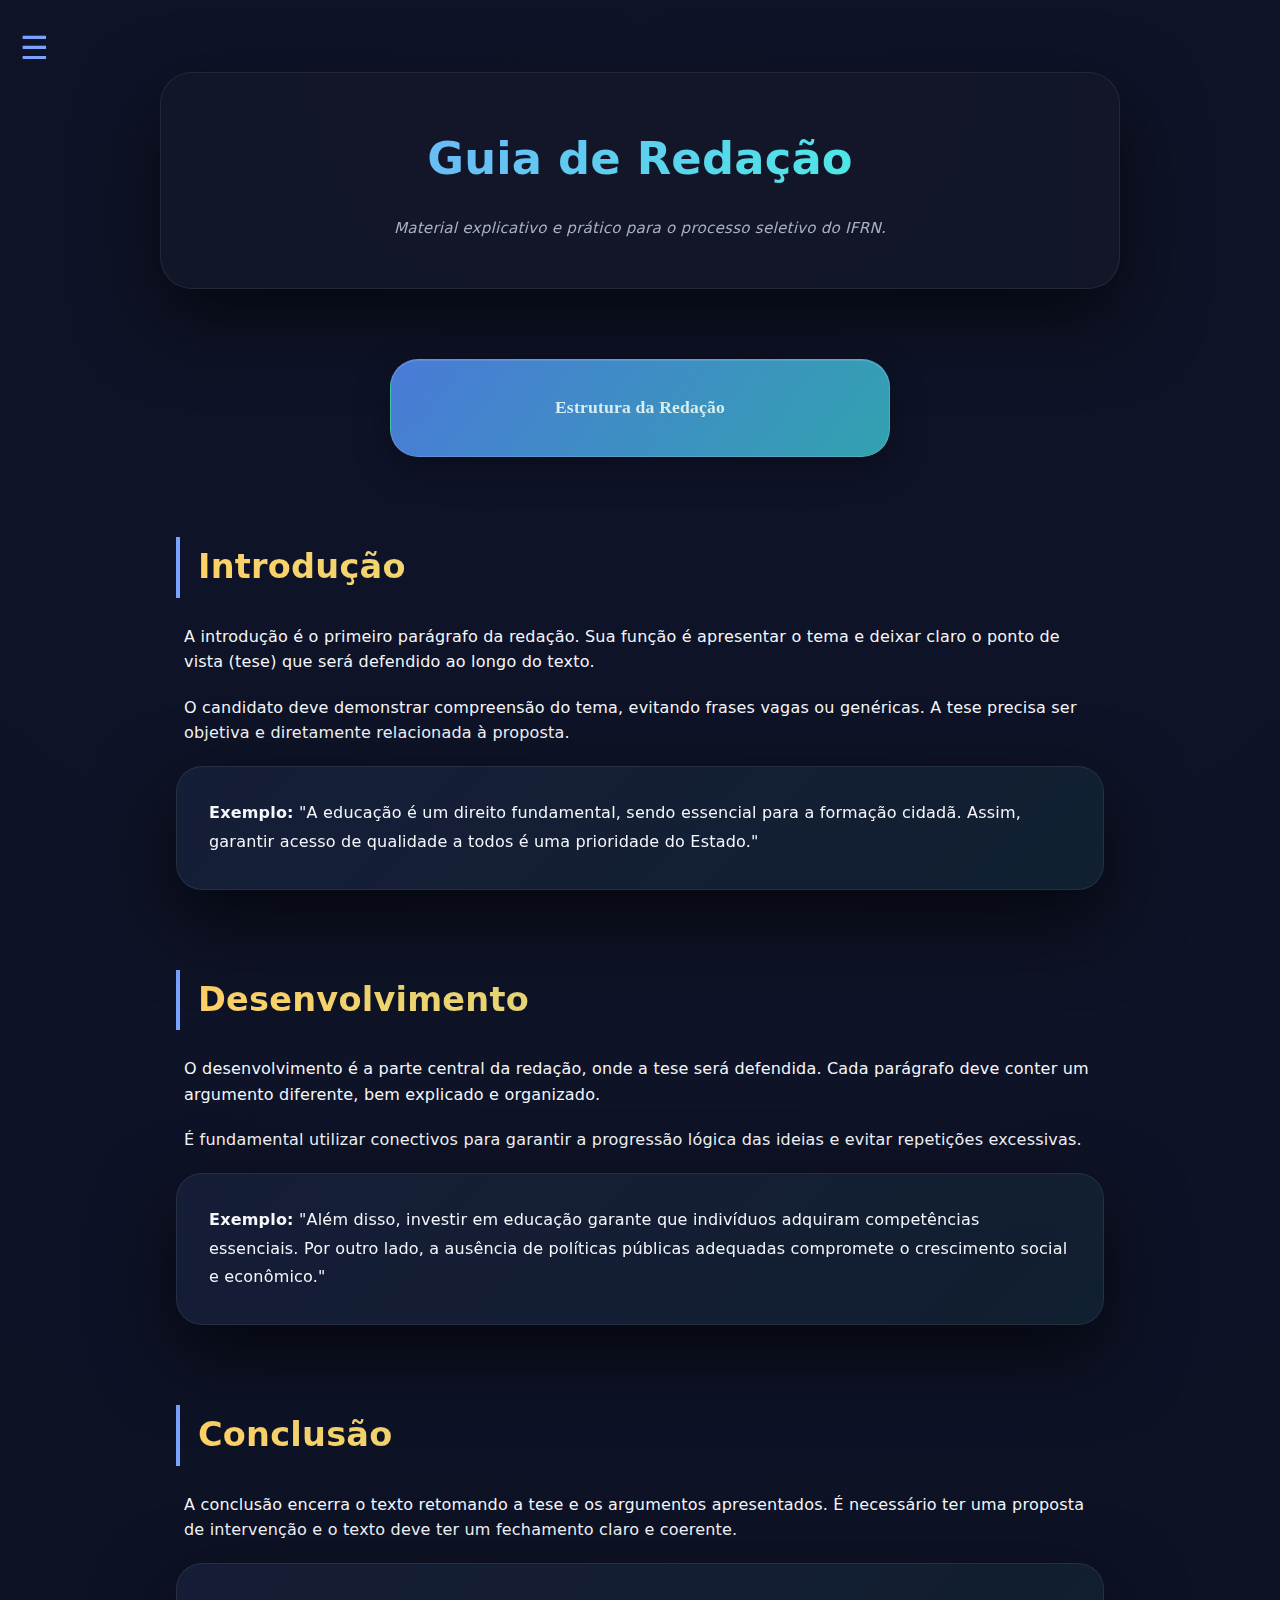
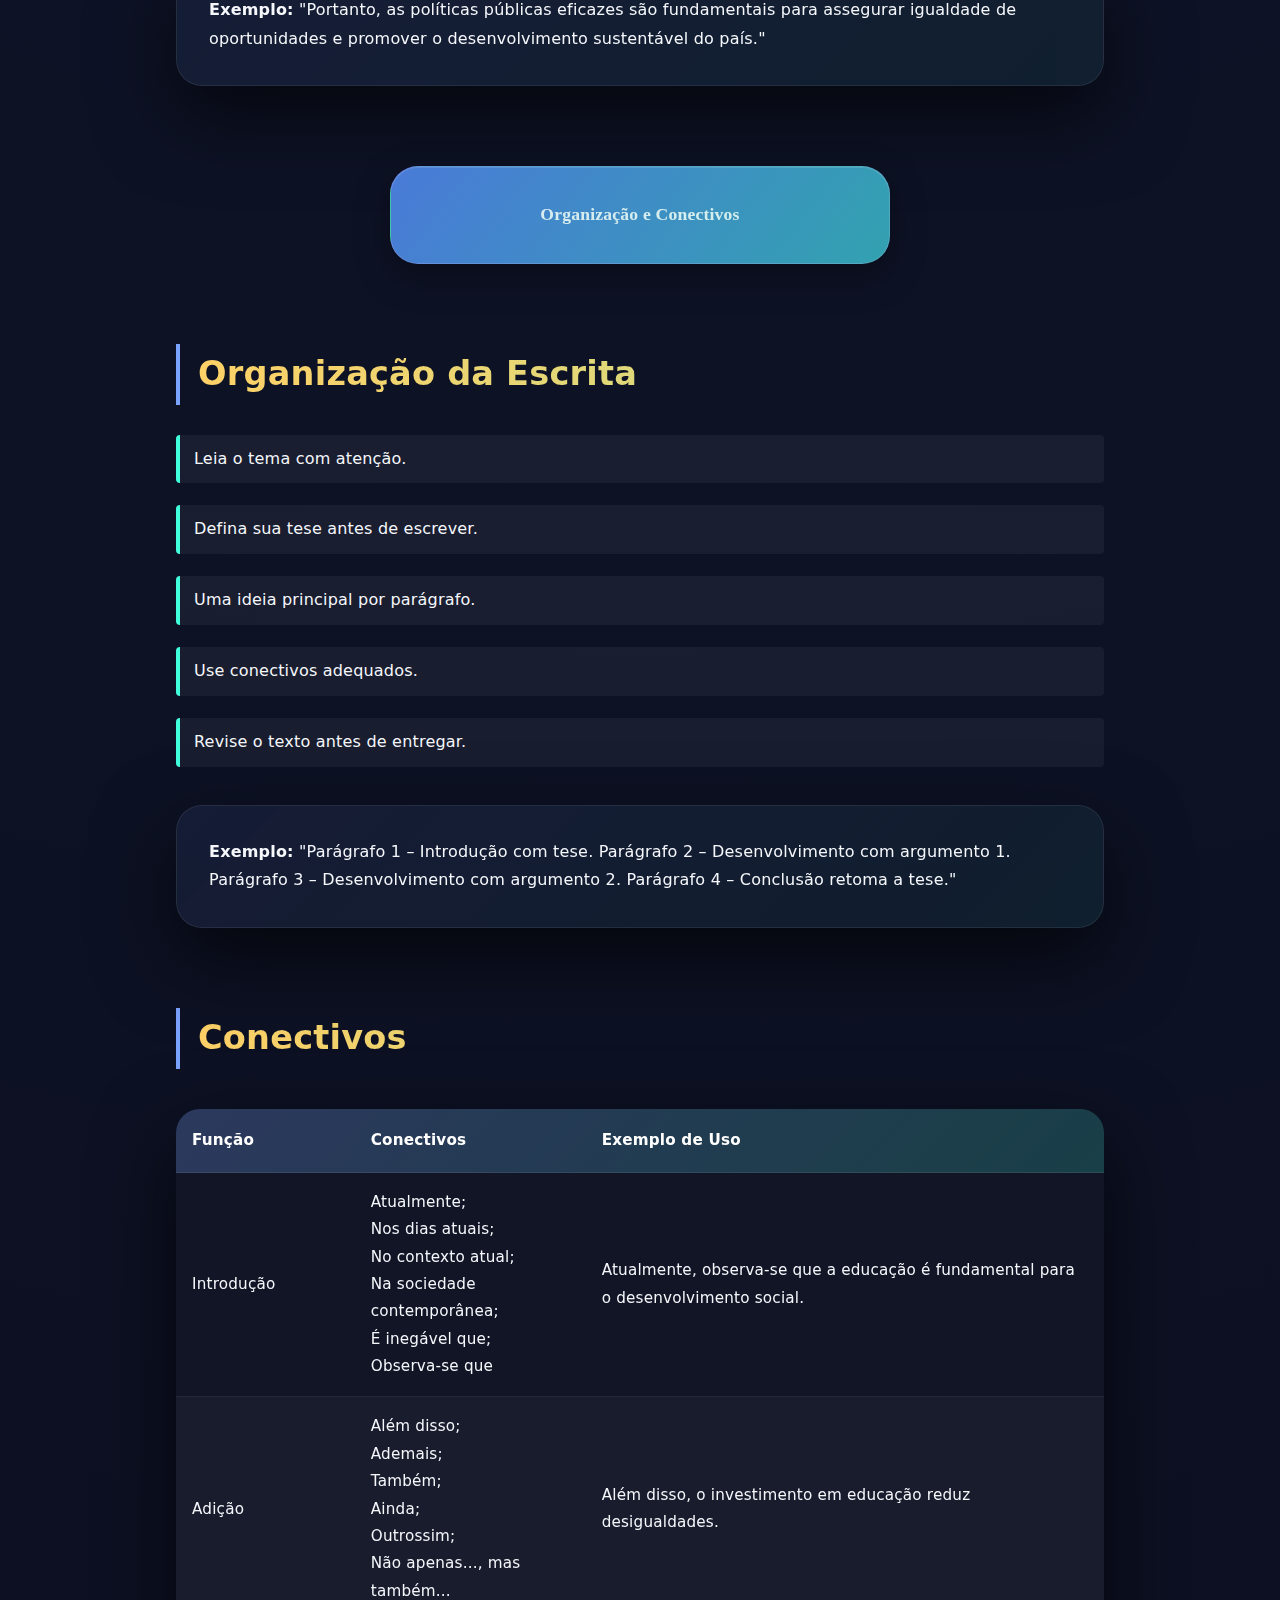
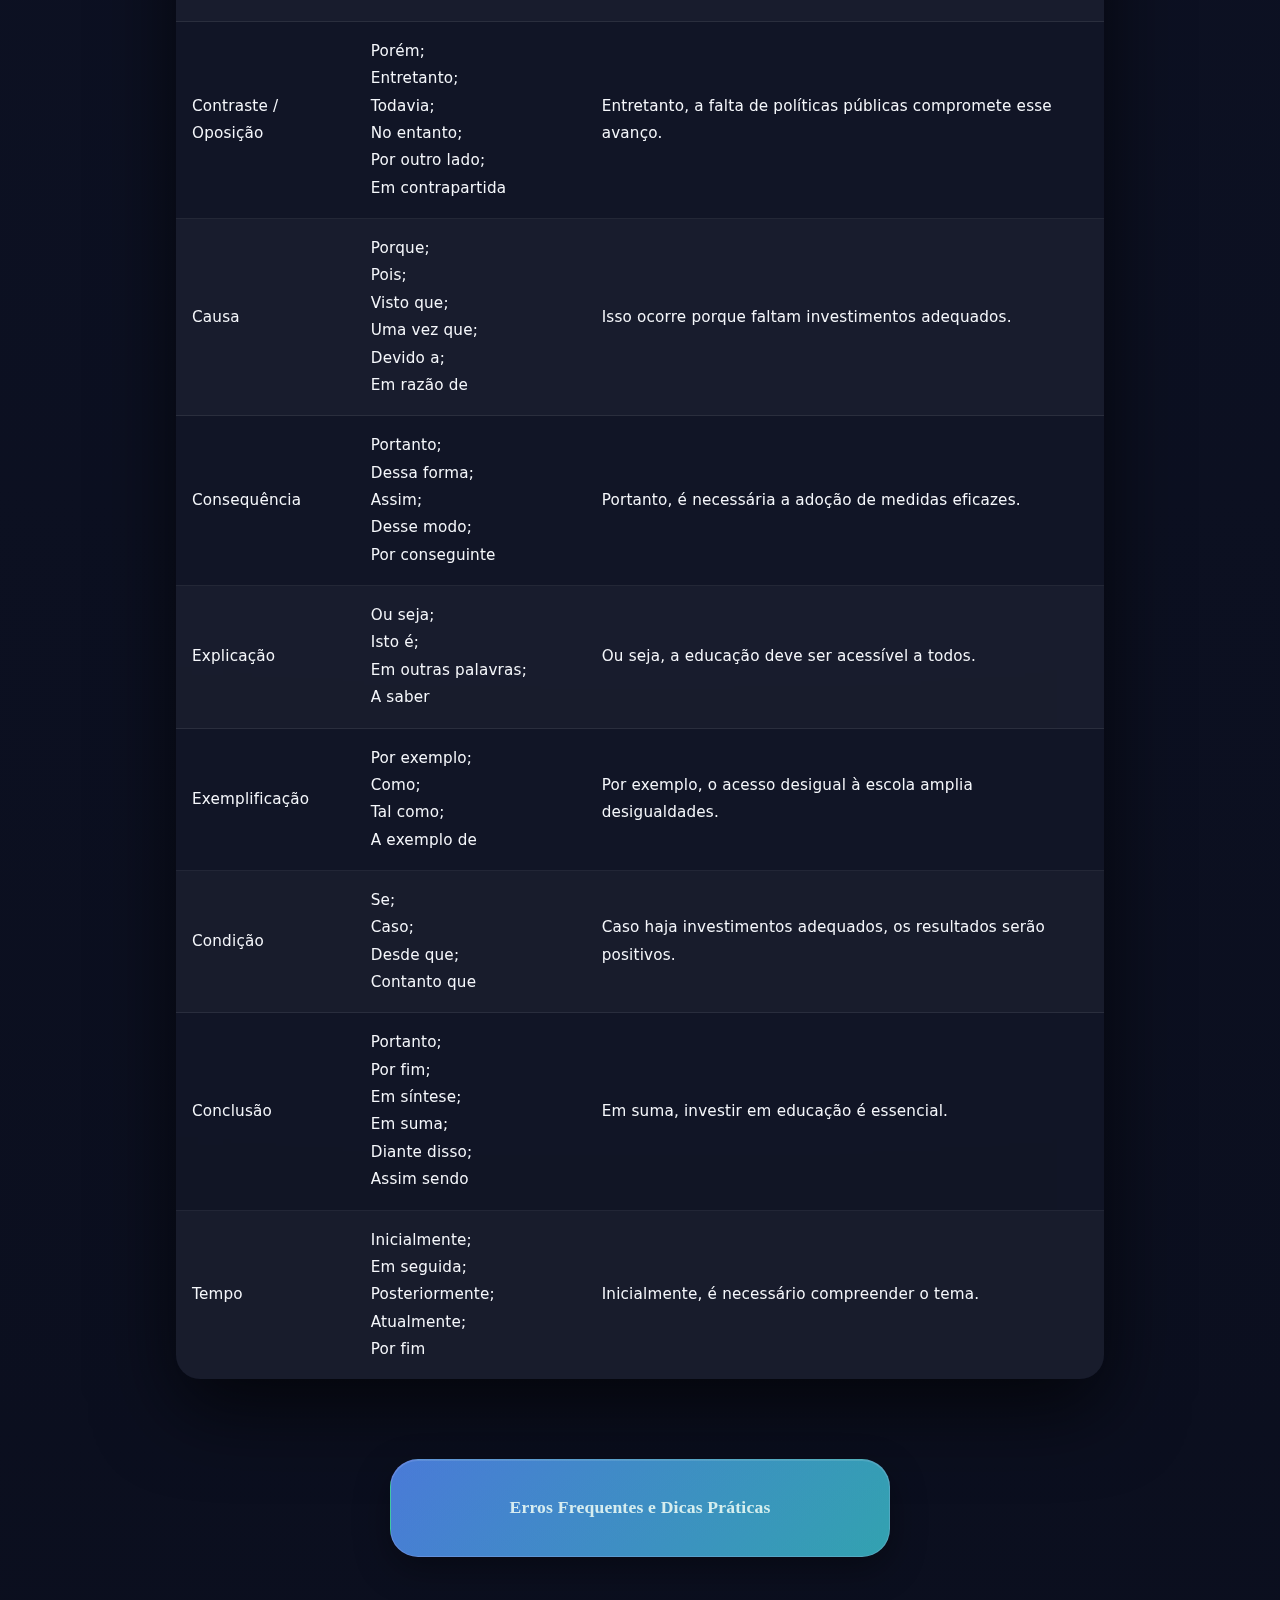
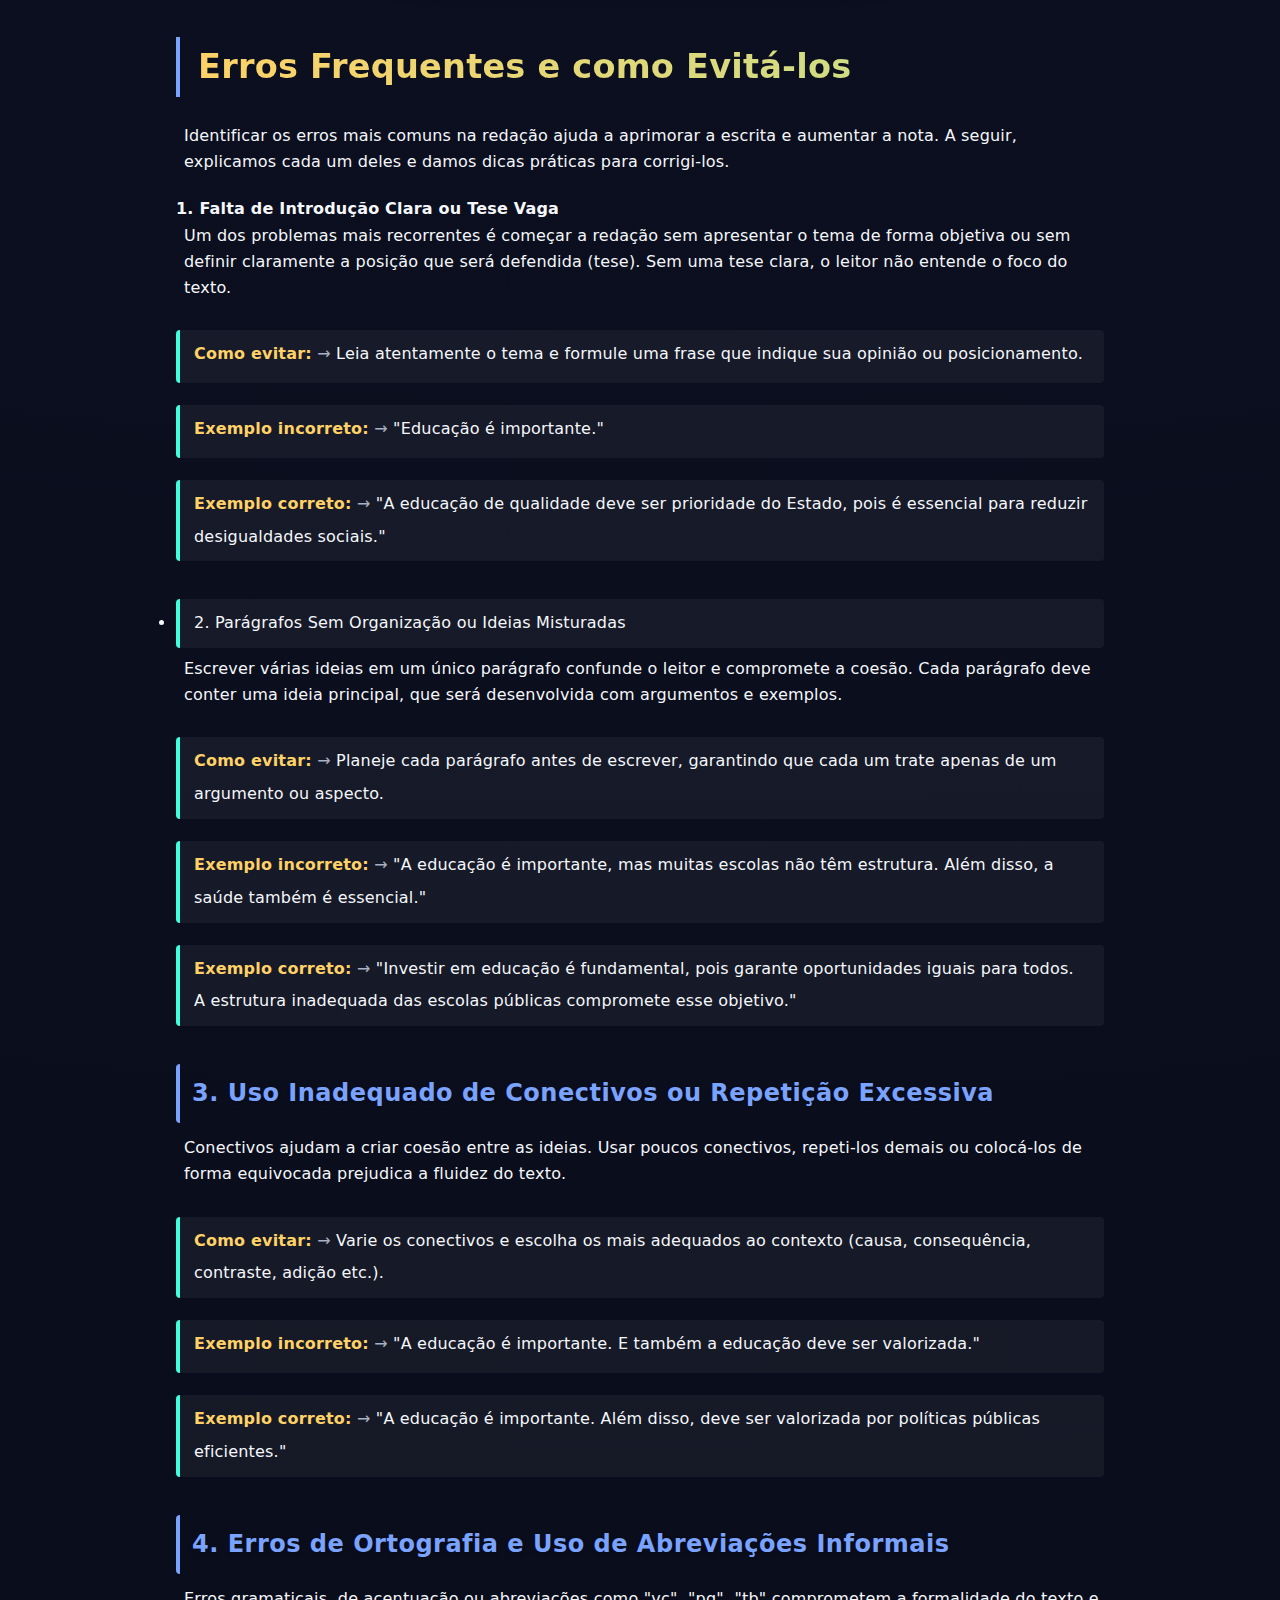
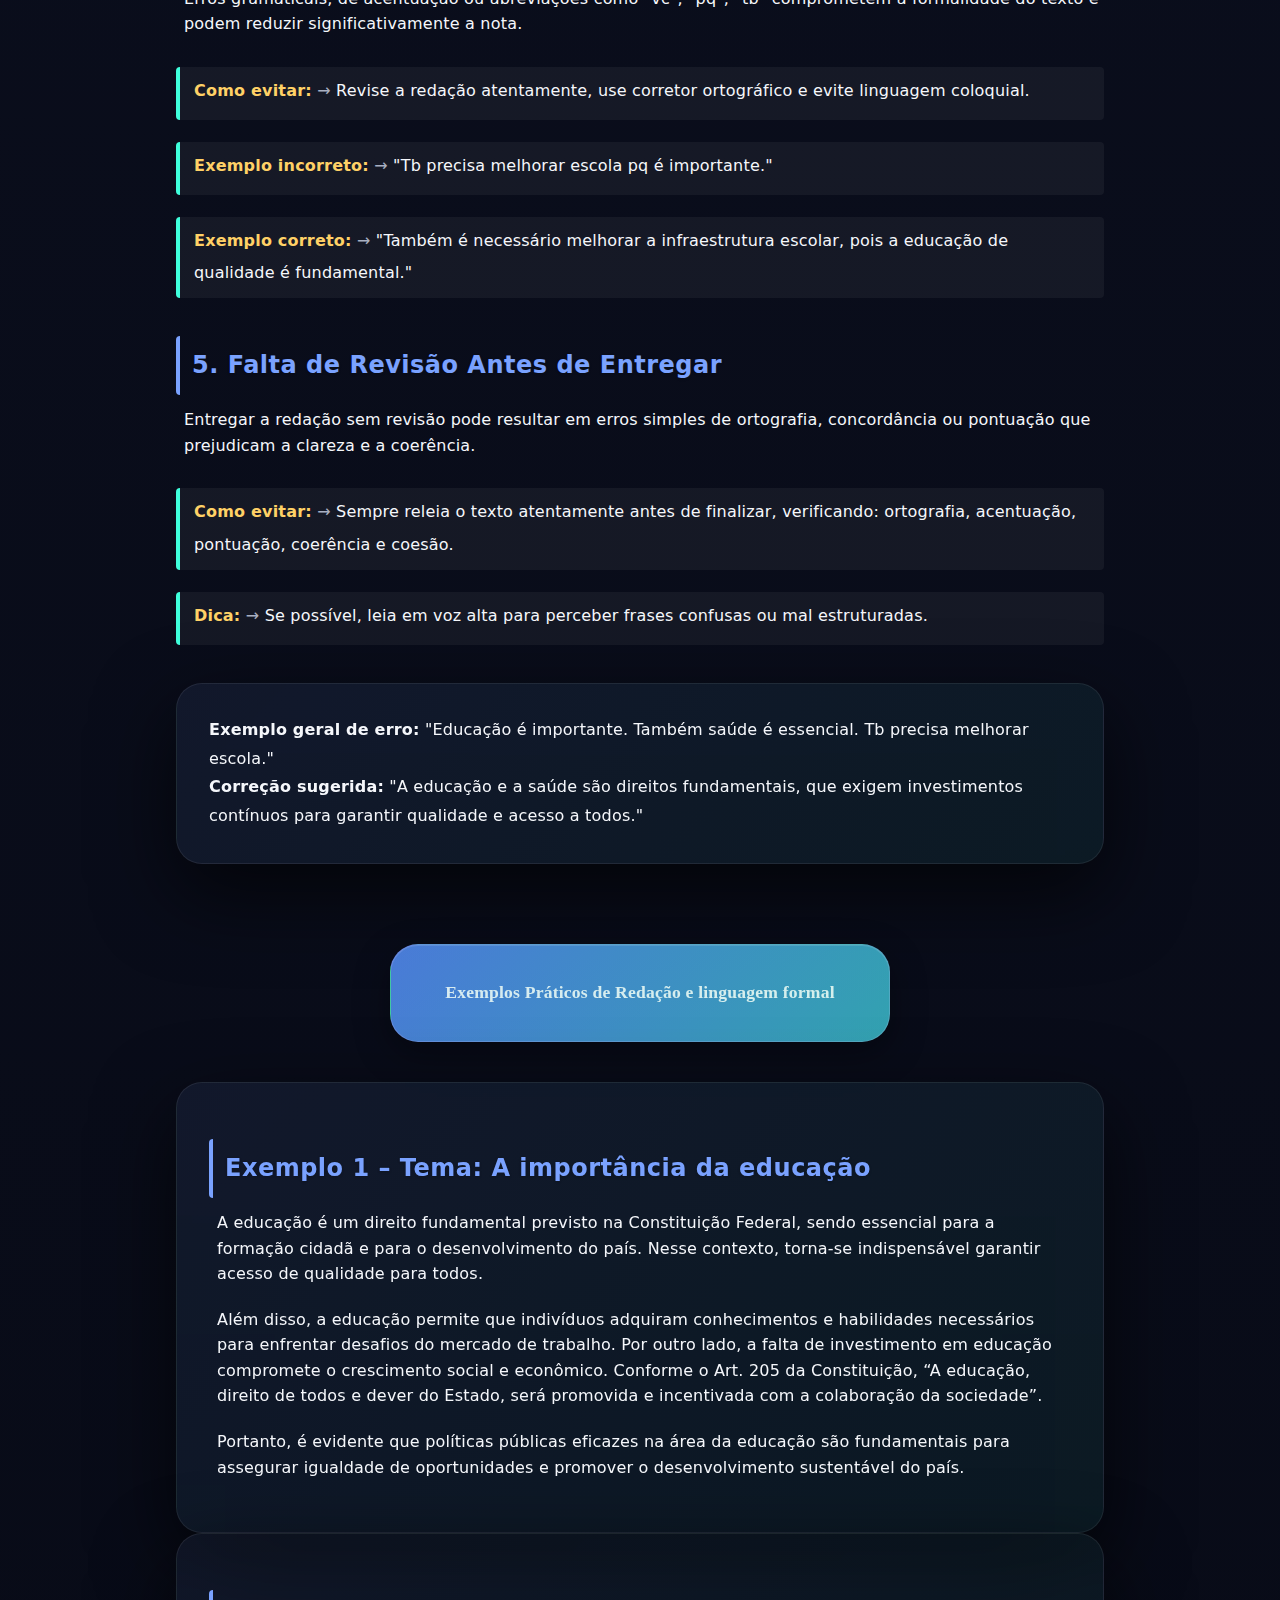
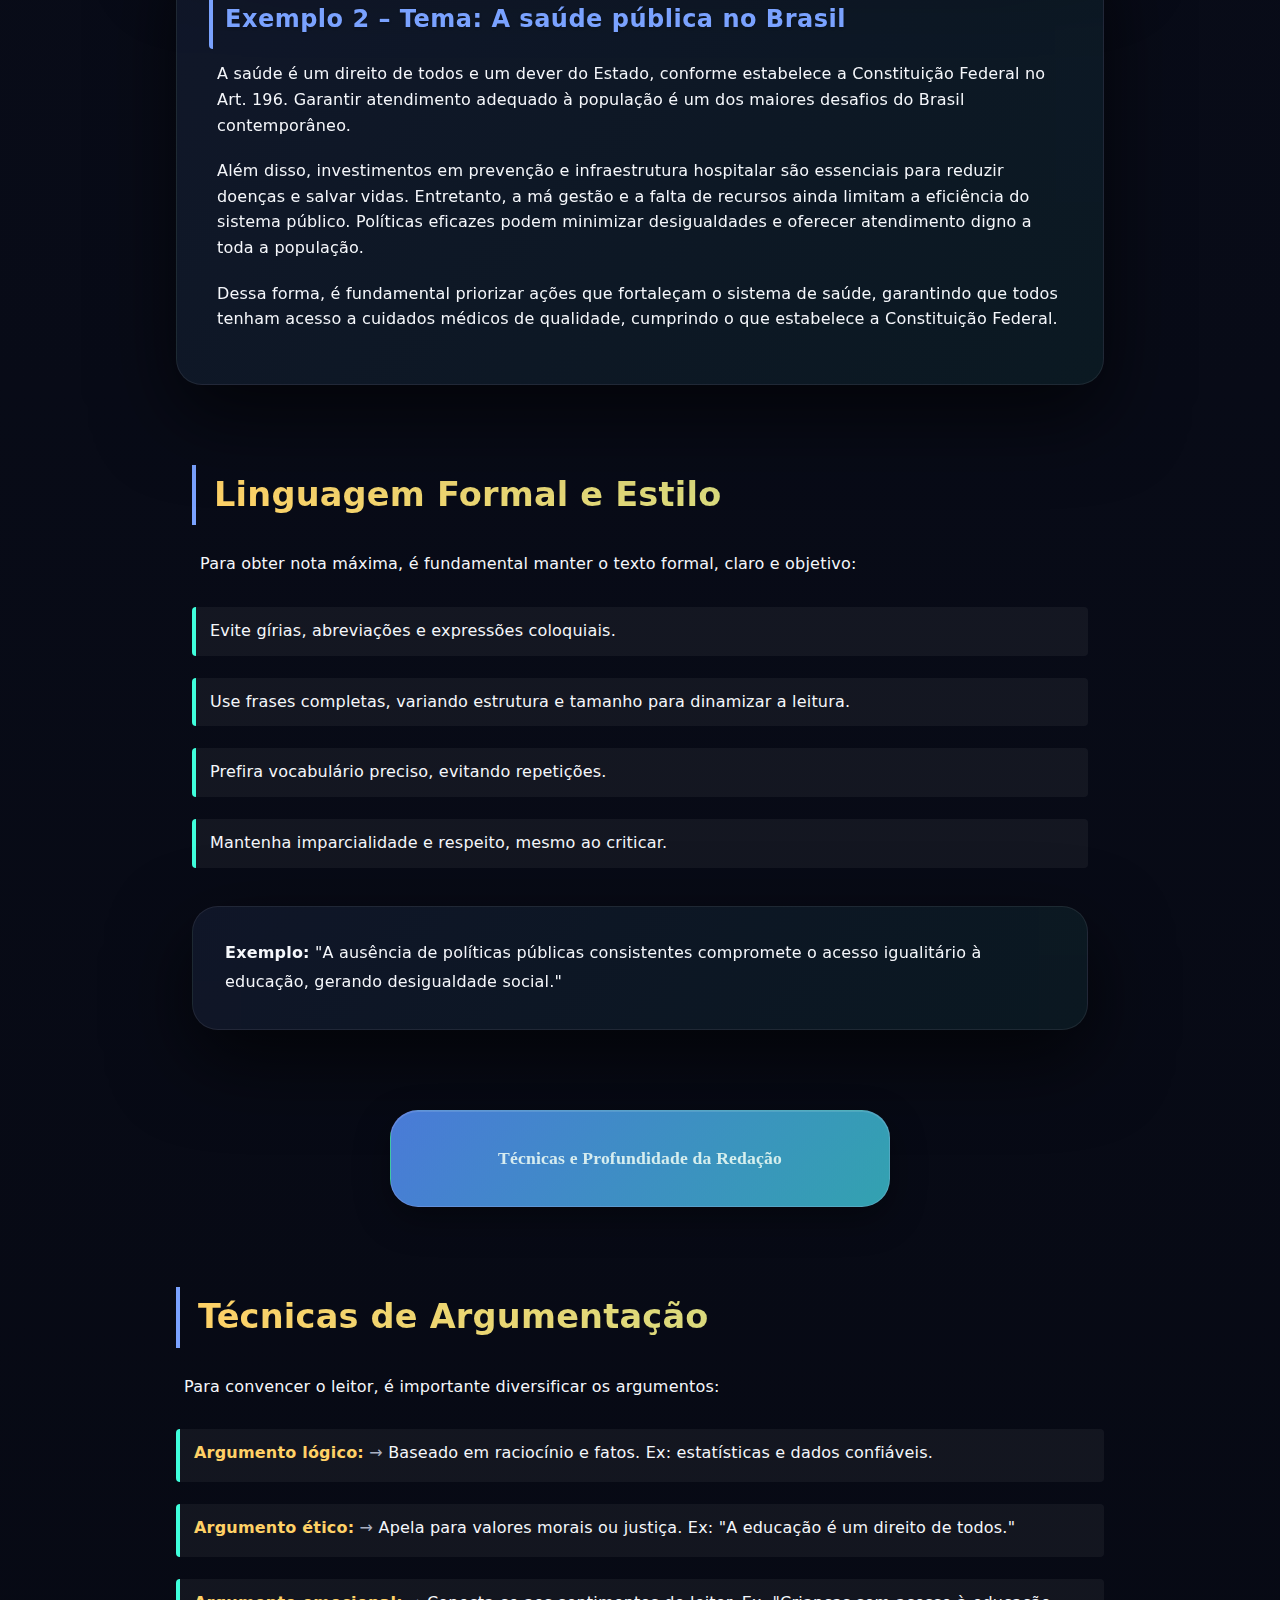
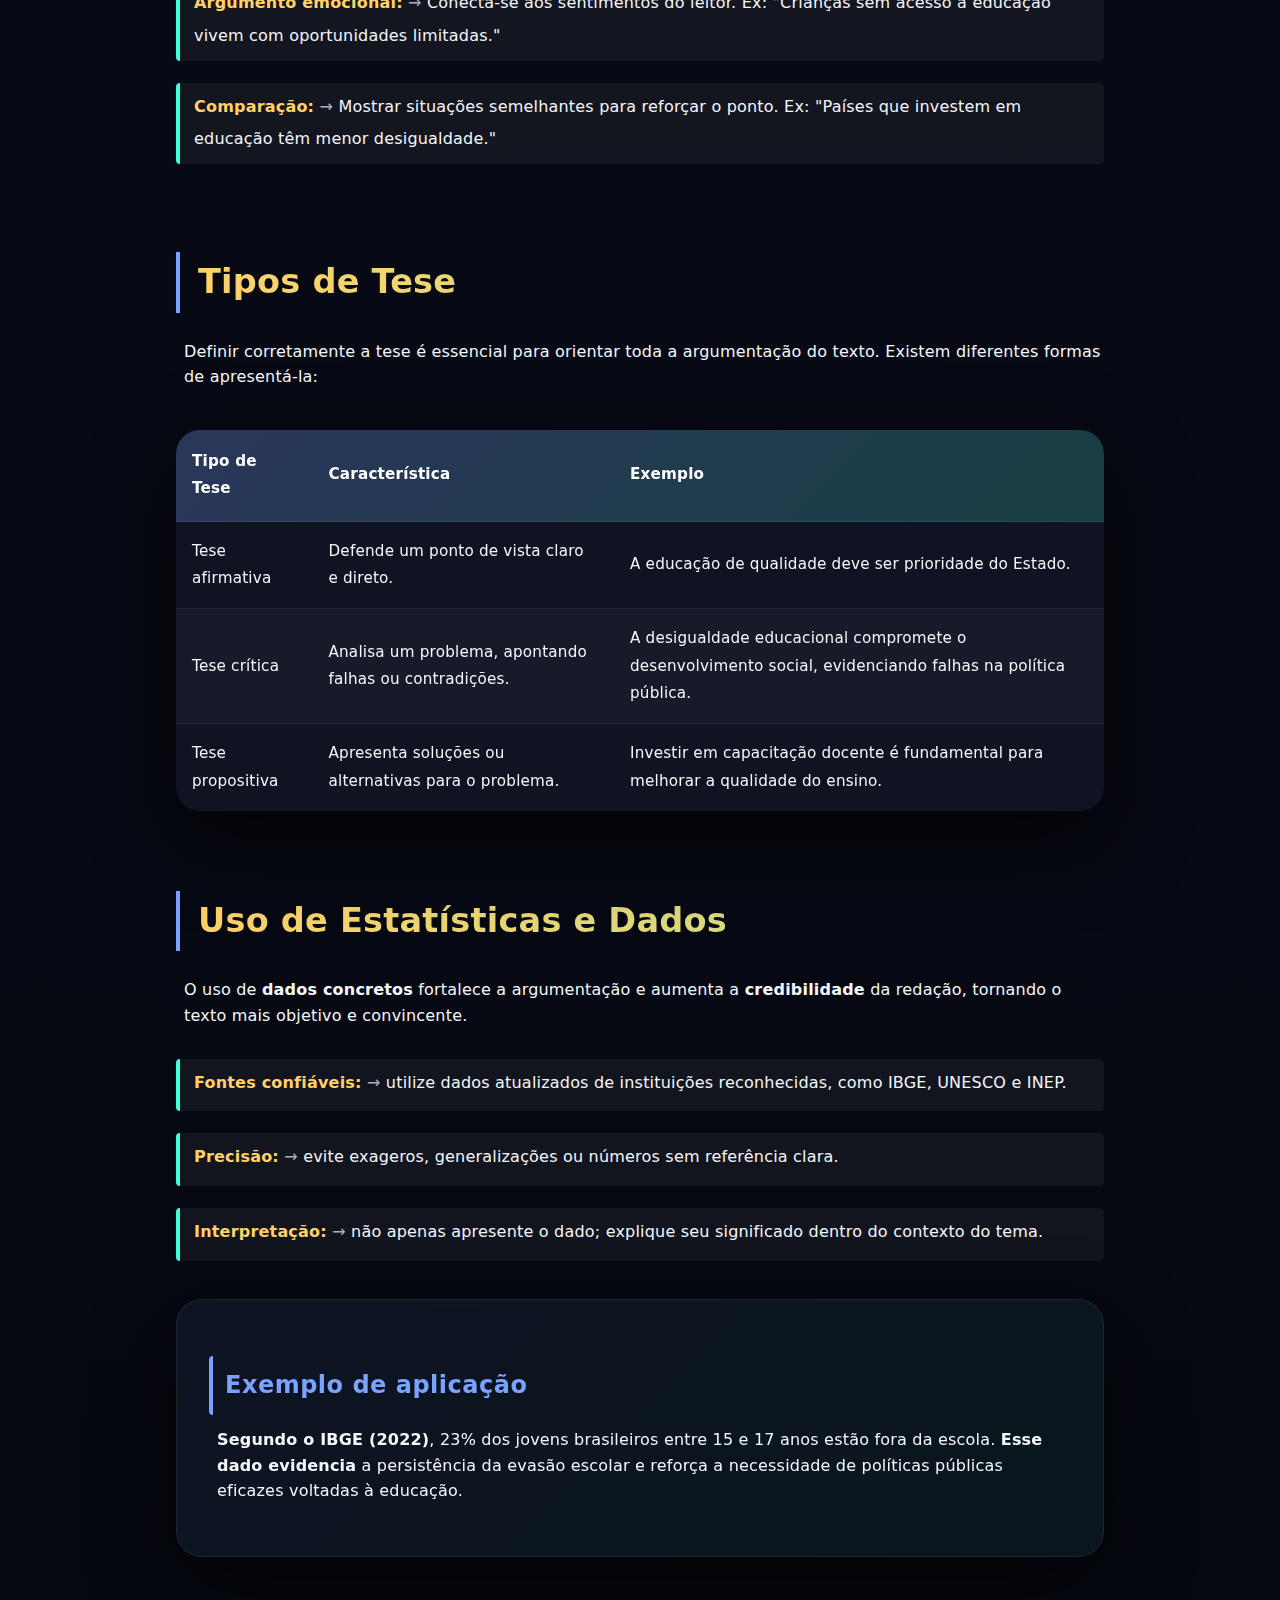
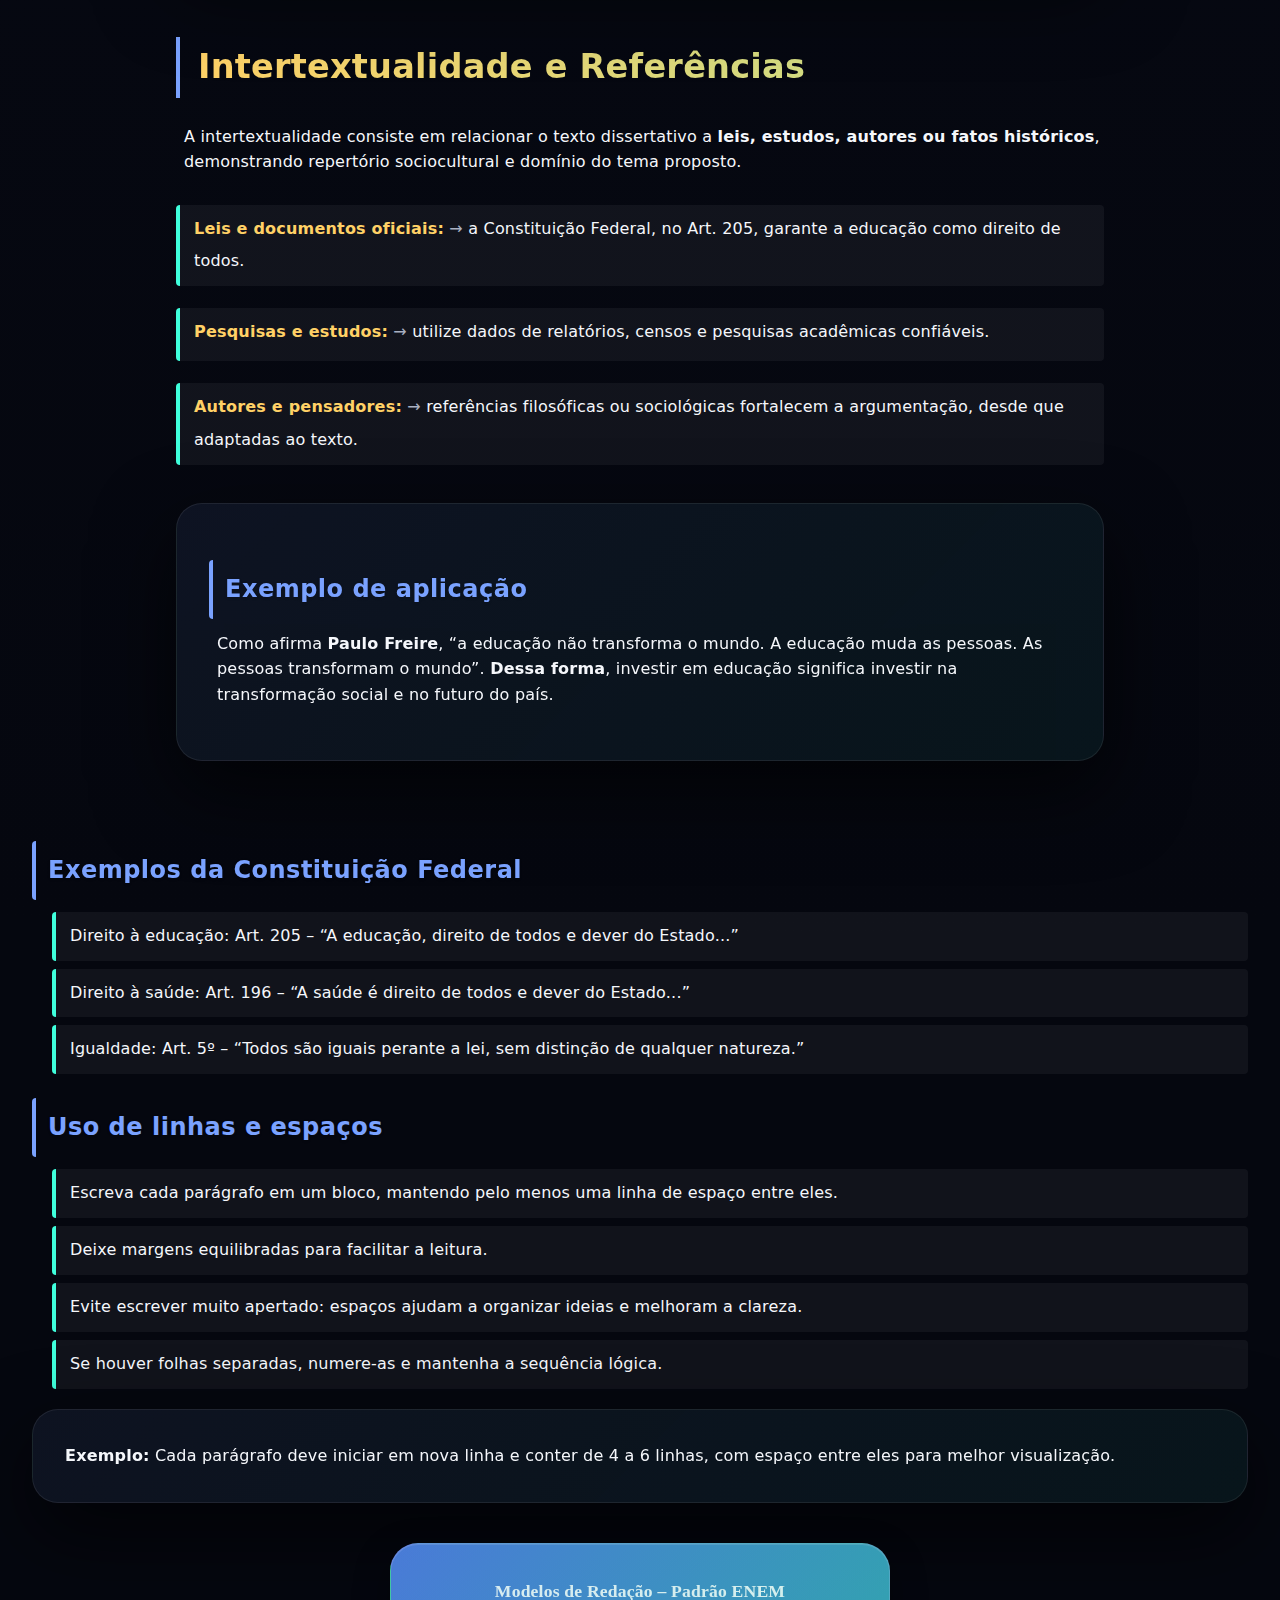
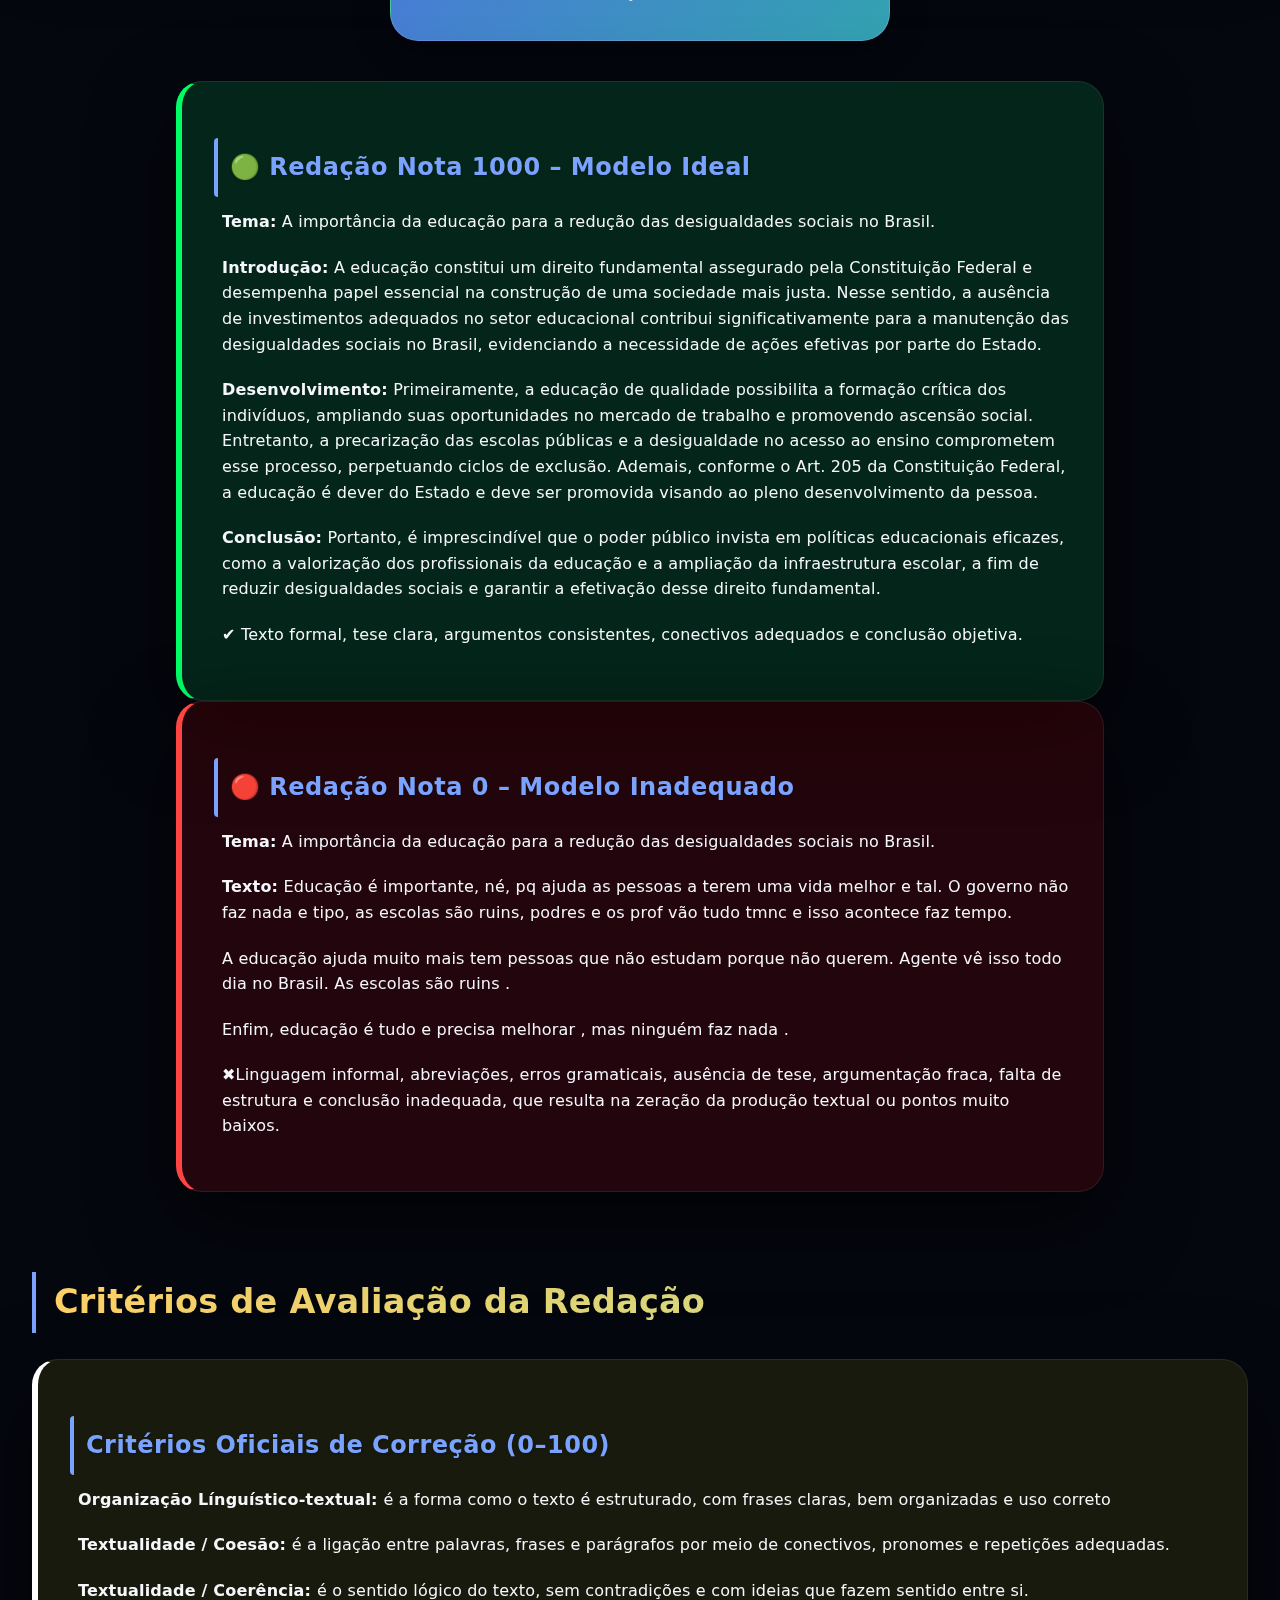
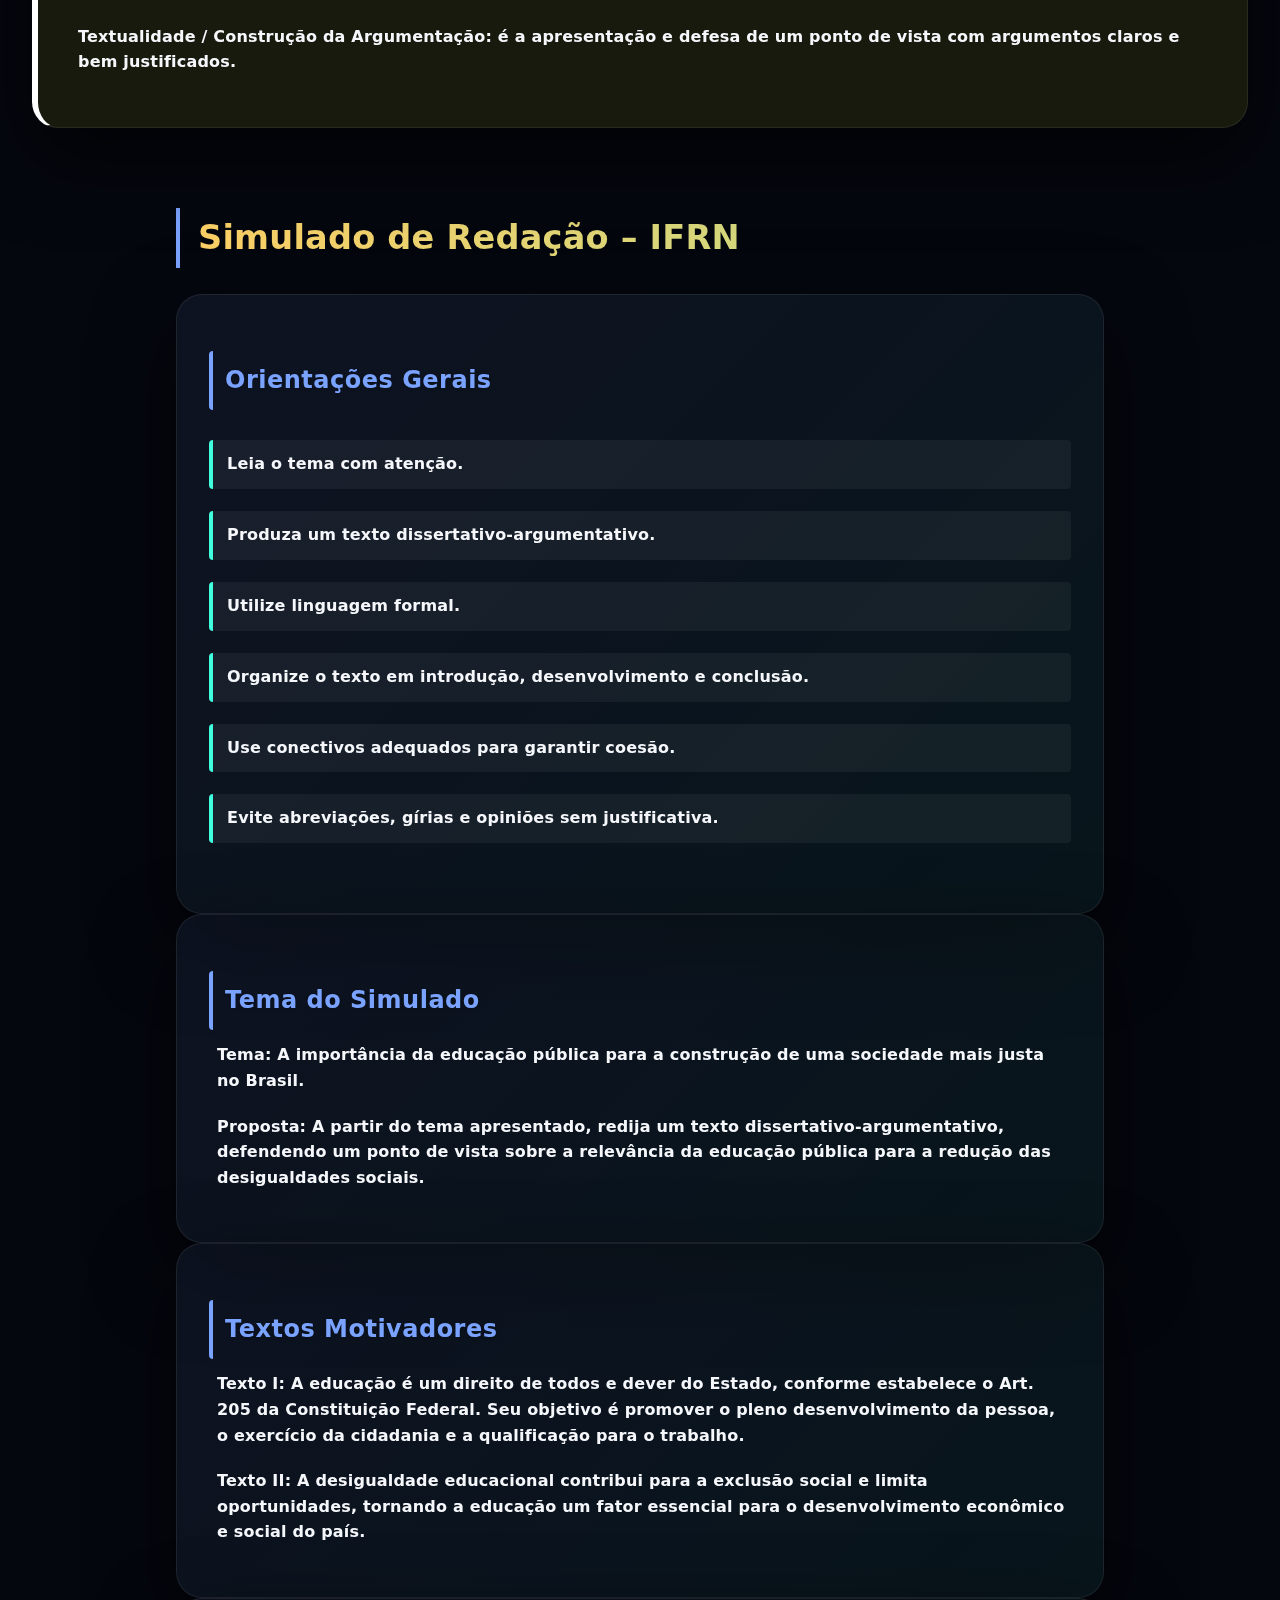
<file: redacao.html>
<!DOCTYPE html>
<html lang="pt-BR">
<head>
  <meta charset="UTF-8">
  <meta name="viewport" content="width=device-width, initial-scale=1.0">
  <title>Guia de Redação – IFRN</title>

<link rel="stylesheet" href="style.css">
 
</head>

<body>
  <!-- MENU HAMBÚRGUER -->
<input type="checkbox" id="menu-toggle">

<label for="menu-toggle" class="menu-btn">☰</label>

<nav class="menu-lateral">
  <h2>Menu</h2>

  <a href="index.html">Início</a>
  <a href="portugues.html">Língua Portuguesa</a>
  <a href="matematica.html">Matemática</a>
  
  <a href="exercicios.html">Exercícios</a>
   <a href="cursos.tecnico.html">Cursos Técnicos</a>
</nav>


<header>
  <h1> Guia de Redação </h1>
  <i>Material explicativo e prático para o processo seletivo do IFRN.</i>
</header>

<main>
<div id="redacao" class="aba ativa">

<section>
  <div class="eixo-box">Estrutura da Redação</div>

  <h2> Introdução</h2>
  <p>
    A introdução é o primeiro parágrafo da redação. Sua função é apresentar o tema e
    deixar claro o ponto de vista (tese) que será defendido ao longo do texto.
  </p>
  <p>
    O candidato deve demonstrar compreensão do tema, evitando frases vagas ou
    genéricas. A tese precisa ser objetiva e diretamente relacionada à proposta.
  </p>
  <div class="exemplo">
    <strong>Exemplo:</strong> "A educação é um direito fundamental, sendo essencial para a formação cidadã. Assim, garantir acesso de qualidade a todos é uma prioridade do Estado."
  </div>

  <h2>Desenvolvimento</h2>
  <p>
    O desenvolvimento é a parte central da redação, onde a tese será defendida.
    Cada parágrafo deve conter um argumento diferente, bem explicado e organizado.
  </p>
  <p>
    É fundamental utilizar conectivos para garantir a progressão lógica das ideias
    e evitar repetições excessivas.
  </p>
  <div class="exemplo">
    <strong>Exemplo:</strong> "Além disso, investir em educação garante que indivíduos adquiram competências essenciais. Por outro lado, a ausência de políticas públicas adequadas compromete o crescimento social e econômico."
  </div>

  <h2> Conclusão</h2>
  <p>
    A conclusão encerra o texto retomando a tese e os argumentos apresentados.
     É necessário ter uma proposta de intervenção e o texto deve
    ter um fechamento claro e coerente.
  </p>
  <div class="exemplo">
    <strong>Exemplo:</strong> "Portanto, as políticas públicas eficazes são fundamentais para assegurar igualdade de oportunidades e promover o desenvolvimento sustentável do país."
  </div>
</section>
  
  <div class="eixo-box">Organização e Conectivos</div>
  <section>
  <h2> Organização da Escrita</h2>
  <ul>
    <li>Leia o tema com atenção.</li>
    <li>Defina sua tese antes de escrever.</li>
    <li>Uma ideia principal por parágrafo.</li>
    <li>Use conectivos adequados.</li>
    <li>Revise o texto antes de entregar.</li>
  </ul>
  <div class="exemplo">
    <strong>Exemplo:</strong> 
    "Parágrafo 1 – Introdução com tese. Parágrafo 2 – Desenvolvimento com argumento 1. Parágrafo 3 – Desenvolvimento com argumento 2. Parágrafo 4 – Conclusão retoma a tese."
  </div>
</section>


<section id="banco-conectivos">
  <h2>Conectivos</h2>

  <table class="tabela-acentos">
    <thead>
      <tr>
        <th>Função</th>
        <th>Conectivos</th>
        <th>Exemplo de Uso</th>
      </tr>
    </thead>
    <tbody>
      <tr>
        <td>Introdução</td>
        <td>
          Atualmente;<br>
          Nos dias atuais;<br>
          No contexto atual;<br>
          Na sociedade contemporânea;<br>
          É inegável que;<br>
          Observa-se que
        </td>
        <td>Atualmente, observa-se que a educação é fundamental para o desenvolvimento social.</td>
      </tr>

      <tr>
        <td>Adição</td>
        <td>
          Além disso;<br>
          Ademais;<br>
          Também;<br>
          Ainda;<br>
          Outrossim;<br>
          Não apenas..., mas também...
        </td>
        <td>Além disso, o investimento em educação reduz desigualdades.</td>
      </tr>

      <tr>
        <td>Contraste / Oposição</td>
        <td>
          Porém;<br>
          Entretanto;<br>
          Todavia;<br>
          No entanto;<br>
          Por outro lado;<br>
          Em contrapartida
        </td>
        <td>Entretanto, a falta de políticas públicas compromete esse avanço.</td>
      </tr>

      <tr>
        <td>Causa</td>
        <td>
          Porque;<br>
          Pois;<br>
          Visto que;<br>
          Uma vez que;<br>
          Devido a;<br>
          Em razão de
        </td>
        <td>Isso ocorre porque faltam investimentos adequados.</td>
      </tr>

      <tr>
        <td>Consequência</td>
        <td>
          Portanto;<br>
          Dessa forma;<br>
          Assim;<br>
          Desse modo;<br>
          Por conseguinte
        </td>
        <td>Portanto, é necessária a adoção de medidas eficazes.</td>
      </tr>

      <tr>
        <td>Explicação</td>
        <td>
          Ou seja;<br>
          Isto é;<br>
          Em outras palavras;<br>
          A saber
        </td>
        <td>Ou seja, a educação deve ser acessível a todos.</td>
      </tr>

      <tr>
        <td>Exemplificação</td>
        <td>
          Por exemplo;<br>
          Como;<br>
          Tal como;<br>
          A exemplo de
        </td>
        <td>Por exemplo, o acesso desigual à escola amplia desigualdades.</td>
      </tr>

      <tr>
        <td>Condição</td>
        <td>
          Se;<br>
          Caso;<br>
          Desde que;<br>
          Contanto que
        </td>
        <td>Caso haja investimentos adequados, os resultados serão positivos.</td>
      </tr>

      <tr>
        <td>Conclusão</td>
        <td>
          Portanto;<br>
          Por fim;<br>
          Em síntese;<br>
          Em suma;<br>
          Diante disso;<br>
          Assim sendo
        </td>
        <td>Em suma, investir em educação é essencial.</td>
      </tr>

      <tr>
        <td>Tempo</td>
        <td>
          Inicialmente;<br>
          Em seguida;<br>
          Posteriormente;<br>
          Atualmente;<br>
          Por fim
        </td>
        <td>Inicialmente, é necessário compreender o tema.</td>
      </tr>
    </tbody>
  </table>
</section>
 <section>
  <div class="eixo-box">Erros Frequentes e Dicas Práticas</div>

  <h2>Erros Frequentes e como Evitá-los</h2>

  <p>Identificar os erros mais comuns na redação ajuda a aprimorar a escrita e aumentar a nota. A seguir, explicamos cada um deles e damos dicas práticas para corrigi-los.</p>
   
  <h4>1. Falta de Introdução Clara ou Tese Vaga</h4>
  <p>Um dos problemas mais recorrentes é começar a redação sem apresentar o tema de forma objetiva ou sem definir claramente a posição que será defendida (tese). Sem uma tese clara, o leitor não entende o foco do texto.</p>
  <ul>
    <li><strong>Como evitar:</strong> Leia atentamente o tema e formule uma frase que indique sua opinião ou posicionamento.</li>
    <li><strong>Exemplo incorreto:</strong> "Educação é importante."</li>
    <li><strong>Exemplo correto:</strong> "A educação de qualidade deve ser prioridade do Estado, pois é essencial para reduzir desigualdades sociais."</li>
  </ul>

  <li>2. Parágrafos Sem Organização ou Ideias Misturadas</li>
  <p>Escrever várias ideias em um único parágrafo confunde o leitor e compromete a coesão. Cada parágrafo deve conter uma ideia principal, que será desenvolvida com argumentos e exemplos.</p>
  <ul>
    <li><strong>Como evitar:</strong> Planeje cada parágrafo antes de escrever, garantindo que cada um trate apenas de um argumento ou aspecto.</li>
    <li><strong>Exemplo incorreto:</strong> "A educação é importante, mas muitas escolas não têm estrutura. Além disso, a saúde também é essencial."</li>
    <li><strong>Exemplo correto:</strong> "Investir em educação é fundamental, pois garante oportunidades iguais para todos. A estrutura inadequada das escolas públicas compromete esse objetivo."</li>
  </ul>

  <h3>3. Uso Inadequado de Conectivos ou Repetição Excessiva</h3>
  <p>Conectivos ajudam a criar coesão entre as ideias. Usar poucos conectivos, repeti-los demais ou colocá-los de forma equivocada prejudica a fluidez do texto.</p>
  <ul>
    <li><strong>Como evitar:</strong> Varie os conectivos e escolha os mais adequados ao contexto (causa, consequência, contraste, adição etc.).</li>
    <li><strong>Exemplo incorreto:</strong> "A educação é importante. E também a educação deve ser valorizada."</li>
    <li><strong>Exemplo correto:</strong> "A educação é importante. Além disso, deve ser valorizada por políticas públicas eficientes."</li>
  </ul>

  <h3>4. Erros de Ortografia e Uso de Abreviações Informais</h3>
  <p>Erros gramaticais, de acentuação ou abreviações como "vc", "pq", "tb" comprometem a formalidade do texto e podem reduzir significativamente a nota.</p>
  <ul>
    <li><strong>Como evitar:</strong> Revise a redação atentamente, use corretor ortográfico e evite linguagem coloquial.</li>
    <li><strong>Exemplo incorreto:</strong> "Tb precisa melhorar escola pq é importante."</li>
    <li><strong>Exemplo correto:</strong> "Também é necessário melhorar a infraestrutura escolar, pois a educação de qualidade é fundamental."</li>
  </ul>

  <h3>5. Falta de Revisão Antes de Entregar</h3>
  <p>Entregar a redação sem revisão pode resultar em erros simples de ortografia, concordância ou pontuação que prejudicam a clareza e a coerência.</p>
  <ul>
    <li><strong>Como evitar:</strong> Sempre releia o texto atentamente antes de finalizar, verificando: ortografia, acentuação, pontuação, coerência e coesão.</li>
    <li><strong>Dica:</strong> Se possível, leia em voz alta para perceber frases confusas ou mal estruturadas.</li>
  </ul>

  <div class="exemplo">
    <strong>Exemplo geral de erro:</strong> "Educação é importante. Também saúde é essencial. Tb precisa melhorar escola."
    <br>
    <strong>Correção sugerida:</strong> "A educação e a saúde são direitos fundamentais, que exigem investimentos contínuos para garantir qualidade e acesso a todos."
  </div>
</section>
  
  <section>
  <div class="eixo-box"> Exemplos Práticos de Redação e linguagem formal</div>

  <div class="exemplo">
    <h3>Exemplo 1 – Tema: A importância da educação</h3>
    <p> A educação é um direito fundamental previsto na Constituição Federal, sendo essencial para a formação cidadã e para o desenvolvimento do país. Nesse contexto, torna-se indispensável garantir acesso de qualidade para todos.</p>
    <p> Além disso, a educação permite que indivíduos adquiram conhecimentos e habilidades necessários para enfrentar desafios do mercado de trabalho. Por outro lado, a falta de investimento em educação compromete o crescimento social e econômico. Conforme o Art. 205 da Constituição, “A educação, direito de todos e dever do Estado, será promovida e incentivada com a colaboração da sociedade”.</p>
    <p> Portanto, é evidente que políticas públicas eficazes na área da educação são fundamentais para assegurar igualdade de oportunidades e promover o desenvolvimento sustentável do país.</p>
  </div>

  <div class="exemplo">
    <h3>Exemplo 2 – Tema: A saúde pública no Brasil</h3>
    <p> A saúde é um direito de todos e um dever do Estado, conforme estabelece a Constituição Federal no Art. 196. Garantir atendimento adequado à população é um dos maiores desafios do Brasil contemporâneo.</p>
    <p> Além disso, investimentos em prevenção e infraestrutura hospitalar são essenciais para reduzir doenças e salvar vidas. Entretanto, a má gestão e a falta de recursos ainda limitam a eficiência do sistema público. Políticas eficazes podem minimizar desigualdades e oferecer atendimento digno a toda a população.</p>
    <p> Dessa forma, é fundamental priorizar ações que fortaleçam o sistema de saúde, garantindo que todos tenham acesso a cuidados médicos de qualidade, cumprindo o que estabelece a Constituição Federal.</p>
  </div>
    
    <section>
  <h2>Linguagem Formal e Estilo</h2>
  <p>Para obter nota máxima, é fundamental manter o texto formal, claro e objetivo:</p>
  <ul>
    <li>Evite gírias, abreviações e expressões coloquiais.</li>
    <li>Use frases completas, variando estrutura e tamanho para dinamizar a leitura.</li>
    <li>Prefira vocabulário preciso, evitando repetições.</li>
    <li>Mantenha imparcialidade e respeito, mesmo ao criticar.</li>
  </ul>
  <div class="exemplo">
    <strong>Exemplo:</strong> "A ausência de políticas públicas consistentes compromete o acesso igualitário à educação, gerando desigualdade social."
  </div>
</section>


    
</section>
  
  <div class="eixo-box">Técnicas e Profundidade da Redação</div>
  
  <section>
  <h2>Técnicas de Argumentação</h2>
  <p>Para convencer o leitor, é importante diversificar os argumentos:</p>
  <ul>
    <li><strong>Argumento lógico:</strong> Baseado em raciocínio e fatos. Ex: estatísticas e dados confiáveis.</li>
    <li><strong>Argumento ético:</strong> Apela para valores morais ou justiça. Ex: "A educação é um direito de todos."</li>
    <li><strong>Argumento emocional:</strong> Conecta-se aos sentimentos do leitor. Ex: "Crianças sem acesso à educação vivem com oportunidades limitadas."</li>
    <li><strong>Comparação:</strong> Mostrar situações semelhantes para reforçar o ponto. Ex: "Países que investem em educação têm menor desigualdade."</li>
  </ul>
</section>
  
  <section>
  <h2>Tipos de Tese</h2>
  <p>Definir corretamente a tese é essencial para orientar toda a argumentação do texto. Existem diferentes formas de apresentá-la:</p>
<table class="tabela-acento">
  <thead>
    <tr>
      <th>Tipo de Tese</th>
      <th>Característica</th>
      <th>Exemplo</th>
    </tr>
  </thead>
  <tbody>
    <tr>
      <td>Tese afirmativa</td>
      <td>Defende um ponto de vista claro e direto.</td>
      <td>A educação de qualidade deve ser prioridade do Estado.</td>
    </tr>
    <tr>
      <td>Tese crítica</td>
      <td>Analisa um problema, apontando falhas ou contradições.</td>
      <td>A desigualdade educacional compromete o desenvolvimento social, evidenciando falhas na política pública.</td>
    </tr>
    <tr>
      <td>Tese propositiva</td>
      <td>Apresenta soluções ou alternativas para o problema.</td>
      <td>Investir em capacitação docente é fundamental para melhorar a qualidade do ensino.</td>
    </tr>
  </tbody>
</table>
</section>
  

  <section>
  <h2>Uso de Estatísticas e Dados</h2>

  <p>
    O uso de <strong>dados concretos</strong> fortalece a argumentação e aumenta a
    <strong>credibilidade</strong> da redação, tornando o texto mais objetivo e convincente.
  </p>

  <ul>
    <li>
      <strong>Fontes confiáveis:</strong>
      utilize dados atualizados de instituições reconhecidas, como IBGE, UNESCO e INEP.
    </li>
    <li>
      <strong>Precisão:</strong>
      evite exageros, generalizações ou números sem referência clara.
    </li>
    <li>
      <strong>Interpretação:</strong>
      não apenas apresente o dado; explique seu significado dentro do contexto do tema.
    </li>
  </ul>

  <div class="exemplo">
    <h3>Exemplo de aplicação</h3>
    <p>
      <strong>Segundo o IBGE (2022)</strong>, 23% dos jovens brasileiros entre 15 e 17 anos
      estão fora da escola. <strong>Esse dado evidencia</strong> a persistência da evasão
      escolar e reforça a necessidade de políticas públicas eficazes voltadas à educação.
    </p>
  </div>
</section>
  
  <section>
  <h2>Intertextualidade e Referências</h2>

  <p>
    A intertextualidade consiste em relacionar o texto dissertativo a
    <strong>leis, estudos, autores ou fatos históricos</strong>, demonstrando repertório
    sociocultural e domínio do tema proposto.
  </p>

  <ul>
    <li>
      <strong>Leis e documentos oficiais:</strong>
      a Constituição Federal, no Art. 205, garante a educação como direito de todos.
    </li>
    <li>
      <strong>Pesquisas e estudos:</strong>
      utilize dados de relatórios, censos e pesquisas acadêmicas confiáveis.
    </li>
    <li>
      <strong>Autores e pensadores:</strong>
      referências filosóficas ou sociológicas fortalecem a argumentação,
      desde que adaptadas ao texto.
    </li>
  </ul>

  <div class="exemplo">
    <h3>Exemplo de aplicação</h3>
    <p>
      Como afirma <strong>Paulo Freire</strong>, “a educação não transforma o mundo.
      A educação muda as pessoas. As pessoas transformam o mundo”.
      <strong>Dessa forma</strong>, investir em educação significa investir na
      transformação social e no futuro do país.
    </p>
  </div>
</section>


  <h3>Exemplos da Constituição Federal</h3>
  <ul>
    <li>Direito à educação: Art. 205 – “A educação, direito de todos e dever do Estado...”</li>
    <li>Direito à saúde: Art. 196 – “A saúde é direito de todos e dever do Estado...”</li>
    <li>Igualdade: Art. 5º – “Todos são iguais perante a lei, sem distinção de qualquer natureza.”</li>
  </ul>

  <h3>Uso de linhas e espaços</h3>
  <ul>
    <li>Escreva cada parágrafo em um bloco, mantendo pelo menos uma linha de espaço entre eles.</li>
    <li>Deixe margens equilibradas para facilitar a leitura.</li>
    <li>Evite escrever muito apertado: espaços ajudam a organizar ideias e melhoram a clareza.</li>
    <li>Se houver folhas separadas, numere-as e mantenha a sequência lógica.</li>
  </ul>
  <div class="exemplo">
    <strong>Exemplo:</strong> Cada parágrafo deve iniciar em nova linha e conter de 4 a 6 linhas, com espaço entre eles para melhor visualização.
  </div>
</section>

 
<section>
  
  <div class="eixo-box"> Modelos de Redação – Padrão ENEM</div>

  <!-- ===== REDAÇÃO NOTA 1000 ===== -->
  <div class="exemplo" style="border-left:6px solid #00ff66;background:rgba(0,255,100,.12);">
    <h3 style="color:#00ff66;">🟢 Redação Nota 1000 – Modelo Ideal</h3>

    <p><strong>Tema:</strong> A importância da educação para a redução das desigualdades sociais no Brasil.</p>

    <p><strong>Introdução:</strong>  
    A educação constitui um direito fundamental assegurado pela Constituição Federal e desempenha papel essencial na construção de uma sociedade mais justa. Nesse sentido, a ausência de investimentos adequados no setor educacional contribui significativamente para a manutenção das desigualdades sociais no Brasil, evidenciando a necessidade de ações efetivas por parte do Estado.</p>

    <p><strong>Desenvolvimento:</strong>  
    Primeiramente, a educação de qualidade possibilita a formação crítica dos indivíduos, ampliando suas oportunidades no mercado de trabalho e promovendo ascensão social. Entretanto, a precarização das escolas públicas e a desigualdade no acesso ao ensino comprometem esse processo, perpetuando ciclos de exclusão. Ademais, conforme o Art. 205 da Constituição Federal, a educação é dever do Estado e deve ser promovida visando ao pleno desenvolvimento da pessoa.</p>

    <p><strong>Conclusão:</strong>  
    Portanto, é imprescindível que o poder público invista em políticas educacionais eficazes, como a valorização dos profissionais da educação e a ampliação da infraestrutura escolar, a fim de reduzir desigualdades sociais e garantir a efetivação desse direito fundamental.</p>

    <p class="acerto">✔ Texto formal, tese clara, argumentos consistentes, conectivos adequados e conclusão objetiva.</p>
  </div>

  <!-- ===== REDAÇÃO NOTA 0 ===== -->
  <div class="exemplo" style="border-left:6px solid #ff4444;background:rgba(255,0,0,.12);">
    <h3 style="color:#ff4444;">🔴 Redação Nota 0 – Modelo Inadequado</h3>

    <p><strong>Tema:</strong> A importância da educação para a redução das desigualdades sociais no Brasil.</p>

    <p><strong>Texto:</strong>  
    Educação é importante, <span class="erro">né</span>, pq ajuda as pessoas a terem uma vida melhor e tal. O governo não faz nada <span class="erro">e tipo,</span> as escolas são ruins, podres e os prof vão tudo tmnc e isso acontece faz tempo.</p>

    <p>
    A educação ajuda muito <span class="erro">mais</span> tem pessoas que não estudam porque não querem. <span class="erro">Agente</span> vê isso todo dia no Brasil. As escolas são ruins <span class="erro">.</span>
    </p>

    <p>
    Enfim, educação é tudo e precisa melhorar <span class="erro">,</span> mas ninguém faz nada <span class="erro">.</span>
    </p>

    <p class="erro">
      ✖Linguagem informal, abreviações, erros gramaticais, ausência de tese, argumentação fraca, falta de estrutura e conclusão inadequada, que resulta na zeração da produção textual ou pontos muito baixos.
    </p>
  </div>
</section>
  
    
  <h2>Critérios de Avaliação da Redação</h2>

  <div class="exemplo" style="border-left:6px solid #ffffff;background:rgba(255,255,0,.08); color:#ffff00;">
    <h3 style="color:#ffffff;"> Critérios Oficiais de Correção (0–100)</h3>
    <p><strong> Organização Línguístico-textual: </strong>
    é a forma como o texto é estruturado, com frases claras, bem organizadas e uso correto</p>
    <p><strong> Textualidade / Coesão: </strong> 
    é a ligação entre palavras, frases e parágrafos por meio de conectivos, pronomes e repetições adequadas. </p>
    <p><strong>Textualidade / Coerência: </strong>
    é o sentido lógico do texto, sem contradições e com ideias que fazem sentido entre si. </p>
    <p><strong> Textualidade / Construção da Argumentação:
    é a apresentação e defesa de um ponto de vista com argumentos claros e bem justificados.</p>
     
  </div>
  
 <section id="simulado-redacao">
  <h2>Simulado de Redação – IFRN</h2>

  <div class="exemplo">
    <h3> Orientações Gerais</h3>
    <ul>
      <li>Leia o tema com atenção.</li>
      <li>Produza um texto dissertativo-argumentativo.</li>
      <li>Utilize linguagem formal.</li>
      <li>Organize o texto em introdução, desenvolvimento e conclusão.</li>
      <li>Use conectivos adequados para garantir coesão.</li>
      <li>Evite abreviações, gírias e opiniões sem justificativa.</li>
    </ul>
  </div>

  <div class="exemplo">
    <h3> Tema do Simulado</h3>
    <p>
      <strong>Tema:</strong> A importância da educação pública para a construção de uma sociedade mais justa no Brasil.
    </p>
    <p>
      <strong>Proposta:</strong> A partir do tema apresentado, redija um texto dissertativo-argumentativo,
      defendendo um ponto de vista sobre a relevância da educação pública para a redução das desigualdades sociais.
    </p>
  </div>

  <div class="exemplo">
    <h3> Textos Motivadores</h3>
    <p>
      <strong>Texto I:</strong> A educação é um direito de todos e dever do Estado, conforme estabelece o Art. 205 da Constituição Federal.
      Seu objetivo é promover o pleno desenvolvimento da pessoa, o exercício da cidadania e a qualificação para o trabalho.
    </p>
    <p>
      <strong>Texto II:</strong> A desigualdade educacional contribui para a exclusão social e limita oportunidades,
      tornando a educação um fator essencial para o desenvolvimento econômico e social do país.
    </p>
  </div>

  <div class="exemplo">
    <h3> Planejamento do Texto (Rascunho)</h3>
    <p><strong>Introdução:</strong> Apresente o tema e formule sua tese.</p>
    <p><strong>Desenvolvimento 1:</strong> Argumento principal com explicação.</p>
    <p><strong>Desenvolvimento 2:</strong> Segundo argumento, com dados, exemplos ou referências.</p>
    <p><strong>Conclusão:</strong> Retome a tese e finalize de forma clara e coerente.</p>
  </div>

  <div class="exemplo">
    <h3> Checklist de Revisão</h3>
    <ul>
      <li>☐ O tema foi respondido corretamente?</li>
      <li>☐ A tese está clara na introdução?</li>
      <li>☐ Há conectivos entre os parágrafos?</li>
      <li>☐ Cada parágrafo apresenta uma ideia principal?</li>
      <li>☐ O texto mantém linguagem formal?</li>
      <li>☐ Há erros de ortografia ou concordância?</li>
    </ul>
  </div>
   
     <footer style="background: rgba(20,20,40,0.7); padding: 20px 15px; text-align: center; border-top: 2px solid #5a9bd4; border-radius: 12px; margin-top: 40px; color: #cccccc; font-size: 0.95rem;">
    
    <h3>Com o apoio do Prof° Walter Ferreira, juntamente da EMEF Herminio Ferreira</h3>
  <p style="margin-top:10px; font-size:0.85rem;">&copy; 2026, Ano para você entrar no IFRN!</p>
</footer>
   


</main>
  
</body>
</html>
</file>
<file: style.css>
:root {
  /* CORES – Dark premium */
  --bg-main: radial-gradient(circle at top, #0f1429, #05070f 70%);
  --bg-card: rgba(20, 24, 40, 0.72);
  --bg-soft: rgba(28, 32, 52, 0.65);

  --primary: #7aa2ff;
  --secondary: #3fffdc;
  --accent: #ffd166;

  --text-main: #f5f7fb;
  --text-muted: #a9b0c2;

  --border-soft: rgba(255,255,255,0.08);
  --shadow-soft: 0 30px 80px rgba(0,0,0,0.65);

  --blur: blur(18px);

  --transition-fast: 0.2s ease;
  --transition-slow: 0.45s cubic-bezier(.4,0,.2,1);
}

* {
  box-sizing: border-box;
  margin: 0;
  padding: 0;
}

.formula {
  background-color: rgba(122, 162, 255, 0.15); /* leve fundo azul */
  border-left: 5px solid #7aa2ff; /* barra lateral colorida */
  padding: 15px 20px;
  margin: 15px 0;
  border-radius: 8px;
  font-family: 'Courier New', Courier, monospace; /* estilo matemático */
  color: #f5f7fb;
  box-shadow: 0 4px 6px rgba(0, 0, 0, 0.1);
}

/* ===== CONTAINER DE ATENÇÃO ===== */
.attention {
  background-color: #ffefc2; /* amarelo claro */
  border-left: 6px solid #ffb400; /* barra de destaque */
  padding: 12px 16px;
  margin: 16px 0;
  border-radius: 8px;
  font-weight: 500;
  color: #5a4a00;
  box-shadow: 0 2px 6px rgba(0,0,0,0.1);
}

/* ===== EXERCÍCIOS ===== */
ol {
  counter-reset: item;
  margin: 16px 0 32px 20px;
  padding: 0;
  list-style: none;
}

ol li {
  margin-bottom: 24px;
  padding: 16px;
  background-color: rgba(122, 162, 255, 0.1); /* azul suave */
  border-radius: 8px;
  border-left: 4px solid #7aa2ff;
}

/* ===== TITULOS DENTRO DO EXERCÍCIO ===== */
ol li strong {
  display: inline-block;
  margin-bottom: 6px;
}

/* ===== SISTEMA DE EQUAÇÕES ===== */
ol li br + strong {
  display: block;
  margin-top: 12px;
}

ol li code, ol li pre {
  display: block;
  background-color: rgba(0,0,0,0.05);
  padding: 6px 10px;
  margin: 6px 0;
  border-radius: 4px;
  font-family: "Courier New", Courier, monospace;
}

/* ===== RESOLUÇÃO ===== */
ol li p, ol li {
  line-height: 1.6;
}

/* ===== RESPONDA ===== */
ol li strong:contains("Resposta") {
  color: #0077ff;
  font-size: 1.1em;
}
/* ===== TÍTULOS DOS ERROS ===== */

h3 {
  background-color: rgba(122, 162, 255, 0.08); /* azul mais suave */
  border-left: 4px solid #7aa2ff; /* menos pesado que 6px */
  padding: 8px 12px; /* menor espaçamento */
  border-radius: 4px;
  margin-top: 16px; /* reduz espaço superior */
  margin-bottom: 8px; /* reduz espaço inferior */
  font-size: 1.1em; /* tamanho menor para subtópico */
  font-weight: 600; /* mantém destaque, mas mais leve */
  color: #1a2a55; /* azul escuro mais suave */
}
/* ===== PARÁGRAFOS ===== */
p {
  margin-bottom: 12px;
  padding-left: 8px;
  line-height: 1.6;
}

/* ===== LISTAS ===== */
ul {
  margin-left: 20px;
  margin-bottom: 20px;
  padding-left: 0;
  list-style: none; /* remove bullets padrão */
}

/* ===== ITENS DA LISTA ===== */
li {
  background-color: rgba(255, 255, 255, 0.05);
  padding: 10px 14px;
  margin-bottom: 8px;
  border-left: 4px solid #3fffdc; /* barra de destaque */
  border-radius: 4px;
}

/* ===== STRONG PARA CATEGORIAS ===== */
li strong {
  display: inline-block;
  margin-bottom: 4px;
}

/* ===== CORES PARA EXEMPLOS E ORIENTAÇÕES ===== */
li strong:contains("Como evitar") {
  color: #0077ff; /* azul */
}

li strong:contains("Exemplo incorreto") {
  color: #ff4d4d; /* vermelho */
}

li strong:contains("Exemplo correto") {
  color: #00b300; /* verde */
}
.formula strong {
  color: #7aa2ff;
}

.formula em  {
  background-color: rgba(255, 255, 255, 0.1);
  padding: 2px 6px;
  border-radius: 4px;
  font-style: oblique; /* mantém o texto normal dentro da ênfase */
  color: #fff;
}

html {
  scroll-behavior: smooth;
}

body {
  padding: clamp(16px, 4vw, 32px);
  background: var(--bg-main);
  color: var(--text-main);
  font-family: "Inter", system-ui, sans-serif;
  line-height: 1.8;
  letter-spacing: 0.2px;
}

/* ================= SCROLL CUSTOMIZADO ================= */
body::-webkit-scrollbar {
  width: 10px;
}

body::-webkit-scrollbar-track {
  background: rgba(0,0,0,0.2);
  border-radius: 10px;
}

body::-webkit-scrollbar-thumb {
  background: linear-gradient(135deg, var(--primary), var(--secondary));
  border-radius: 10px;
  border: 2px solid rgba(0,0,0,0.3);
}

/* ================= TIPOGRAFIA ================= */
h1 {
  font-size: clamp(2rem, 5vw, 2.8rem);
  font-weight: 700;
  background: linear-gradient(135deg, var(--primary), var(--secondary));
  -webkit-background-clip: text;
  -webkit-text-fill-color: transparent;
  margin-bottom: 14px;
  transition: all 0.35s ease-in-out;
  animation: gradientMove 6s ease infinite;
}

h1:hover {
  filter: drop-shadow(0 0 8px var(--secondary));
}

h2 {
  font-size: clamp(1.5rem, 4vw, 2.1rem);
  margin: 80px 0 26px;
  padding-left: 18px;
  border-left: 4px solid var(--primary);
  background: linear-gradient(270deg, var(--primary), var(--secondary), var(--accent));
  background-size: 600% 600%;
  -webkit-background-clip: text;
  -webkit-text-fill-color: transparent;
  animation: gradientMove 6s ease infinite;
}

@keyframes gradientMove {
  0% { background-position: 0% 50%; }
  50% { background-position: 100% 50%; }
  100% { background-position: 0% 50%; }
}

h3 {
  font-size: clamp(1.2rem, 2.5vw, 1.5rem); /* leve ajuste de tamanho */
  margin: 24px 0 12px; 
  font-weight: 600; /* menos pesado para não chamar demais atenção */
  color: var(--primary); /* cor principal mais suave */
  text-transform: none; /* não precisa de uppercase para exemplos */
  letter-spacing: 0.5px;
  position: relative;

  /* Gradiente leve apenas no hover */
  background: none;
  -webkit-background-clip: initial;
  -webkit-text-fill-color: var(--primary);

  text-shadow: 0 1px 3px rgba(0,0,0,0.2);
  transition: all 0.3s ease-in-out;
}

/* Hover suave para exemplos */
h3:hover {
  background: linear-gradient(135deg, var(--primary), var(--secondary));
  -webkit-background-clip: text;
  -webkit-text-fill-color: transparent;
  transform: scale(1.02);
  text-shadow: 0 2px 6px rgba(0,0,0,0.25);
}

p {
  font-size: 1rem;
  margin-bottom: 20px;
  color: var(--text-main);
}

/* ================= LISTAS ================= */
section ul {
  list-style: none;
  margin: 30px 0;
  padding: 0;
  display: grid;
  gap: 14px;
}

section ul li strong {
  color: var(--accent);
  font-weight: 700;
}

section ul li strong::after {
  content: " → ";
  color: var(--text-muted);
  font-weight: 400;
}

/* ================= HEADER ================= */
header {
  max-width: 960px;
  margin: 40px auto 70px;
  padding: clamp(26px, 5vw, 46px);
  background: var(--bg-card);
  backdrop-filter: var(--blur);
  border-radius: 32px;
  border: 1px solid var(--border-soft);
  text-align: center;
  box-shadow: var(--shadow-soft);
  transition: transform 0.3s ease, box-shadow 0.3s ease;
}

header:hover {
  transform: translateY(-4px) scale(1.01);
  box-shadow: 0 40px 90px rgba(0,0,0,0.65);
}

header i {
  color: var(--text-muted);
  font-size: 0.95rem;
}

/* ================= EIXO BOX ================= */
.eixo-box {
  position: relative;
  overflow: hidden;
  max-width: clamp(280px, 80%, 500px);
  margin: clamp(1.5rem, 4vw, 2.5rem) auto;
  padding: clamp(1.5rem, 2.5vw, 2rem);
  text-align: center;
  font-family: "Times New Roman", serif;
  font-weight: 600;
  font-size: 1.1rem;
  color: #ffffff;

  /* Glassmorphism + gradiente */
  background: rgba(255, 255, 255, 0.08);
  backdrop-filter: blur(14px);
  -webkit-backdrop-filter: blur(14px);
  border-radius: 28px;
  border: 1px solid rgba(255,255,255,0.15);

  /* Sombra e destaque */
  box-shadow: 0 12px 35px rgba(0,0,0,0.35), inset 0 1px 0 rgba(255,255,255,0.15);

  /* Gradiente animado */
  background: linear-gradient(135deg, #4e73df, #1cc88a);
  background-size: 200% 200%;
  transition: transform 0.4s ease, box-shadow 0.4s ease, background 0.4s ease;
}

/* Gradiente animado em pseudo-elemento */
.eixo-box::before {
  content: "";
  position: absolute;
  top: -50%;
  left: -50%;
  width: 200%;
  height: 200%;
  background: linear-gradient(60deg, #4e73df, #1cc88a, #36b9cc, #f6c23e);
  background-size: 400% 400%;
  animation: gradientMove 6s ease infinite;
  z-index: 0;
  opacity: 0.2;
  border-radius: 28px;
}

/* Hover com leve 3D e brilho */
.eixo-box:hover {
  transform: translateY(-10px) rotateX(1deg) rotateY(1deg) scale(1.03);
  box-shadow: 0 25px 70px rgba(0,0,0,0.5), inset 0 1px 0 rgba(255,255,255,0.2);
}

/* Conteúdo acima da animação */
.eixo-box * {
  position: relative;
  z-index: 1;
}

/* Pequenas melhorias de tipografia dentro do box */
.eixo-box h4, .eixo-box strong {
  color: #fff;
  font-weight: 700;
  margin-bottom: 8px;
}

.eixo-box p {
  color: rgba(255,255,255,0.9);
  line-height: 1.6;
  margin: 4px 0;
}

@keyframes gradientMove {
  0% { background-position: 0% 50%; }
  50% { background-position: 100% 50%; }
  100% { background-position: 0% 50%; }
}

/* Hover com efeito 3D e brilho */
.eixo-box:hover {
  transform: translateY(-12px) rotateX(2deg) rotateY(2deg) scale(1.03);
  box-shadow: 0 50px 120px rgba(0, 0, 0, 0.65);
}

/* Conteúdo acima da animação */
.eixo-box * {
  position: relative;
  z-index: 1;
}

/* ================= SEÇÕES ================= */
section {
  max-width: 960px;
  margin: 0 auto 80px;
  padding: 0 16px;
}

/* ================= EXEMPLOS ================= */
.exemplo {
  background: linear-gradient(
    135deg,
    rgba(122,162,255,0.08),
    rgba(63,255,220,0.06)
  );
  padding: 32px;
  border-radius: 26px;
  border: 1px solid var(--border-soft);
  box-shadow: var(--shadow-soft);
  backdrop-filter: var(--blur);
}

.exemplo h3 {
  color: var(--primary);
}

/* ================= QUESTÕES ================= */
.questao {
  background: var(--bg-card);
  padding: 32px;
  border-radius: 28px;
  margin: 60px auto;
  border-left: 6px solid var(--primary);
  box-shadow: var(--shadow-soft);
}

.questao h3 {
  color: var(--primary);
  margin-bottom: 14px;
}

.questao p {
  margin-bottom: 24px;
}

.questao ul {
  display: grid;
  gap: 14px;
}

/* ================= OPÇÕES ================= */
.opcao {
  padding: 14px 18px;
  margin: 10px 0;
  border-radius: 10px;
  border: 2px solid #444;
  background-color: #1e1e1e;
  color: #ffffff;
  cursor: pointer;
  font-size: 1rem;
  transition: 
    background-color 0.3s ease,
    border-color 0.3s ease,
    transform 0.15s ease,
    box-shadow 0.25s ease;
}

.opcao:hover {
  transform: translateX(6px) scale(1.02);
  background: rgba(122,162,255,0.15);
  box-shadow: 0 4px 20px rgba(122,162,255,0.35), 0 0 12px rgba(63,255,220,0.25);
}

.opcao.correta {
  background-color: #1e7f43;
  border-color: #2ecc71;
  color: #ffffff;
  animation: glowCorrect 0.8s ease-in-out;
}

.opcao.errada {
  background-color: #8b1e1e;
  border-color: #e74c3c;
  color: #ffffff;
  animation: shake 0.5s ease-in-out;
}

.opcao.desativada {
  pointer-events: none;
  opacity: 0.85;
}

@keyframes glowCorrect {
  0% { box-shadow: 0 0 8px #2ecc71; }
  50% { box-shadow: 0 0 20px #2ecc71; }
  100% { box-shadow: 0 0 8px #2ecc71; }
}

@keyframes shake {
  0%,100% { transform: translateX(0); }
  20% { transform: translateX(-5px); }
  40% { transform: translateX(5px); }
  60% { transform: translateX(-5px); }
  80% { transform: translateX(5px); }
}

/* ================= FEEDBACK ================= */
.feedback {
  margin-top: 20px;
  font-weight: 600;
  font-size: 1rem;
}

/* ================= RESULTADO ================= */
.resultado-final {
  margin: 80px auto;
  text-align: center;
  font-size: 1.4rem;
  font-weight: 700;
  color: var(--accent);
  animation: pulse 2s infinite alternate;
}

@keyframes pulse {
  0% { transform: scale(1); text-shadow: 0 0 8px var(--accent); }
  100% { transform: scale(1.05); text-shadow: 0 0 20px var(--accent); }
}

/* ================= TEXTAREA ================= */
textarea {
  width: 100%;
  min-height: 260px;
  padding: 20px;
  border-radius: 20px;
  border: 1px solid var(--border-soft);
  background: rgba(6, 9, 18, 0.9);
  color: #fff;
  font-size: 1rem;
  transition: var(--transition-fast);
}

textarea:focus {
  outline: none;
  border-color: var(--primary);
  box-shadow: 0 0 0 4px rgba(122,162,255,0.25);
}

/* ================= BOTÕES ================= */
button,
.toggle-btn {
  padding: 14px 40px;
  border-radius: 22px;
  border: none;
  cursor: pointer;
  font-weight: 600;
  font-size: 1rem;
  background: linear-gradient(135deg, var(--primary), var(--secondary));
  color: #001018;
  box-shadow: 0 20px 50px rgba(63,255,220,0.25);
  transition: var(--transition-slow);
}

button:hover,
.toggle-btn:hover {
  transform: translateY(-4px);
  box-shadow: 0 30px 70px rgba(63,255,220,0.45);
}

/* ================= CARDS ================= */
.curso {
  background: var(--bg-card);
  backdrop-filter: var(--blur);
  padding: 34px;
  border-radius: 30px;
  border-left: 5px solid var(--primary);
  margin: 50px auto;
  box-shadow: var(--shadow-soft);
  transition: transform 0.35s ease, box-shadow 0.35s ease;
}

.curso:hover {
  transform: translateY(-6px) rotateY(2deg) rotateX(1deg);
  box-shadow: 0 50px 100px rgba(0,0,0,0.7);
}

/* ================= MENU LATERAL ================= */
.menu-btn {
  position: fixed;
  top: 20px;
  left: 20px;
  font-size: 2rem;
  color: var(--primary);
  cursor: pointer;
  z-index: 3000;
  transition: transform 0.3s ease, color 0.3s ease;
}

.menu-btn:hover {
  transform: scale(1.15);
  color: var(--secondary);
}

#menu-toggle {
  display: none;
}

.menu-lateral {
  position: fixed;
  top: 0;
  left: -100%;
  height: 100vh;
  width: 80vw;
  max-width: 360px;
  background: linear-gradient(180deg, rgba(8,12,24,0.96) 0%, rgba(12,18,36,0.95) 100%);
  backdrop-filter: blur(16px);
  animation: bgMove 15s linear infinite;
  padding: 32px 24px;
  box-shadow: 12px 0 40px rgba(0,0,0,0.85);
  transition: left 0.45s cubic-bezier(.4,0,.2,1);
  z-index: 2500;
  overflow-y: auto;
}

@keyframes bgMove {
  0% { background-position: 0% 0%; }
  50% { background-position: 100% 100%; }
  100% { background-position: 0% 0%; }
}

#menu-toggle:checked ~ .menu-lateral {
  left: 0;
}

.menu-lateral h2 {
  margin-bottom: 24px;
  color: var(--primary);
}

.menu-lateral a {
  display: block;
  color: var(--text-main);
  text-decoration: none;
  padding: 14px 16px;
  margin-bottom: 12px;
  border-radius: 14px;
  font-weight: 500;
  transition: background 0.25s ease, transform 0.25s ease;
}

.menu-lateral a:hover {
  background: rgba(122,162,255,0.18);
  transform: translateX(6px);
}

/* ================= SECTION-BOX EXERCICIOS ================= */
.section-box.exercicios {
  background: var(--bg-card);
  backdrop-filter: var(--blur);
  border-radius: 28px;
  border: 1px solid var(--border-soft);
  box-shadow: var(--shadow-soft);
  max-width: 960px;
  width: 100%;
  margin: 60px auto;
  padding: 32px;
  transition: var(--transition-slow);
  display: flex;
  flex-direction: column;
}

.section-box.exercicios:hover {
  transform: translateY(-6px) rotateY(2deg) rotateX(1deg) scale(1.01);
  box-shadow: 0 40px 90px rgba(0,0,0,0.65);
}

/* ================= RESPONSIVO ================= */
/* Estilos gerais para desktop (padrão) */
.section-box.exercicios {
  padding: 40px 32px;
  max-width: 900px;
  margin: 0 auto;
}

.section-box.exercicios h3 {
  font-size: 1.4rem;
  margin-top: 24px;
  margin-bottom: 12px;
}

.section-box.exercicios .opcao {
  font-size: 1rem;
  padding: 16px 20px;
  margin-bottom: 12px;
  border-radius: 6px;
  transition: all 0.2s ease;
}

/* Tablets e telas médias */
@media (max-width: 900px) {
  .section-box.exercicios {
    padding: 32px 24px;
  }

  .section-box.exercicios h3 {
    font-size: 1.3rem;
  }

  .section-box.exercicios .opcao {
    font-size: 0.95rem;
    padding: 14px 18px;
  }
}

/* Smartphones grandes e médios */
@media (max-width: 600px) {
  .section-box.exercicios {
    padding: 24px 16px;
    width: 100%;
  }

  .section-box.exercicios h3 {
    font-size: 1.2rem;
  }

  .section-box.exercicios .opcao {
    font-size: 0.9rem;
    padding: 12px 14px;
  }
}

/* Smartphones pequenos e telas muito estreitas */
@media (max-width: 400px) {
  .section-box.exercicios {
    padding: 16px 12px;
  }

  .section-box.exercicios h3 {
    font-size: 1.1rem;
    margin-top: 16px;
    margin-bottom: 8px;
  }

  .section-box.exercicios .opcao {
    font-size: 0.85rem;
    padding: 10px 12px;
  }
}

/* ===== TABELA MODERNA ===== */
table {
  width: 100%;
  border-collapse: separate;
  border-spacing: 0;
  margin: 40px 0;
  background: var(--bg-card);
  backdrop-filter: var(--blur);
  border-radius: 24px;
  overflow: hidden;
  box-shadow: var(--shadow-soft);
  font-size: 0.95rem;
}

thead {
  background: linear-gradient(
    135deg,
    rgba(122,162,255,0.25),
    rgba(63,255,220,0.18)
  );
}

thead th {
  padding: 18px 16px;
  text-align: left;
  font-weight: 700;
  color: #ffffff;
  border-bottom: 1px solid var(--border-soft);
}

tbody tr {
  transition: var(--transition-fast);
}

tbody tr:nth-child(even) {
  background: rgba(255,255,255,0.03);
}

tbody tr:hover {
  background: rgba(122,162,255,0.12);
}

tbody td {
  padding: 16px;
  color: var(--text-main);
  border-bottom: 1px solid var(--border-soft);
}

tbody tr:last-child td {
  border-bottom: none;
}

tfoot td {
  padding: 16px;
  font-weight: 600;
  color: var(--accent);
  background: rgba(255,209,102,0.08);
  border-top: 1px solid var(--border-soft);
}

.table-destaque thead {
  background: linear-gradient(
    135deg,
    rgba(63,255,220,0.35),
    rgba(122,162,255,0.25)
  );
}

.table-container {
  overflow-x: auto;
  border-radius: 24px;
}
</file>
